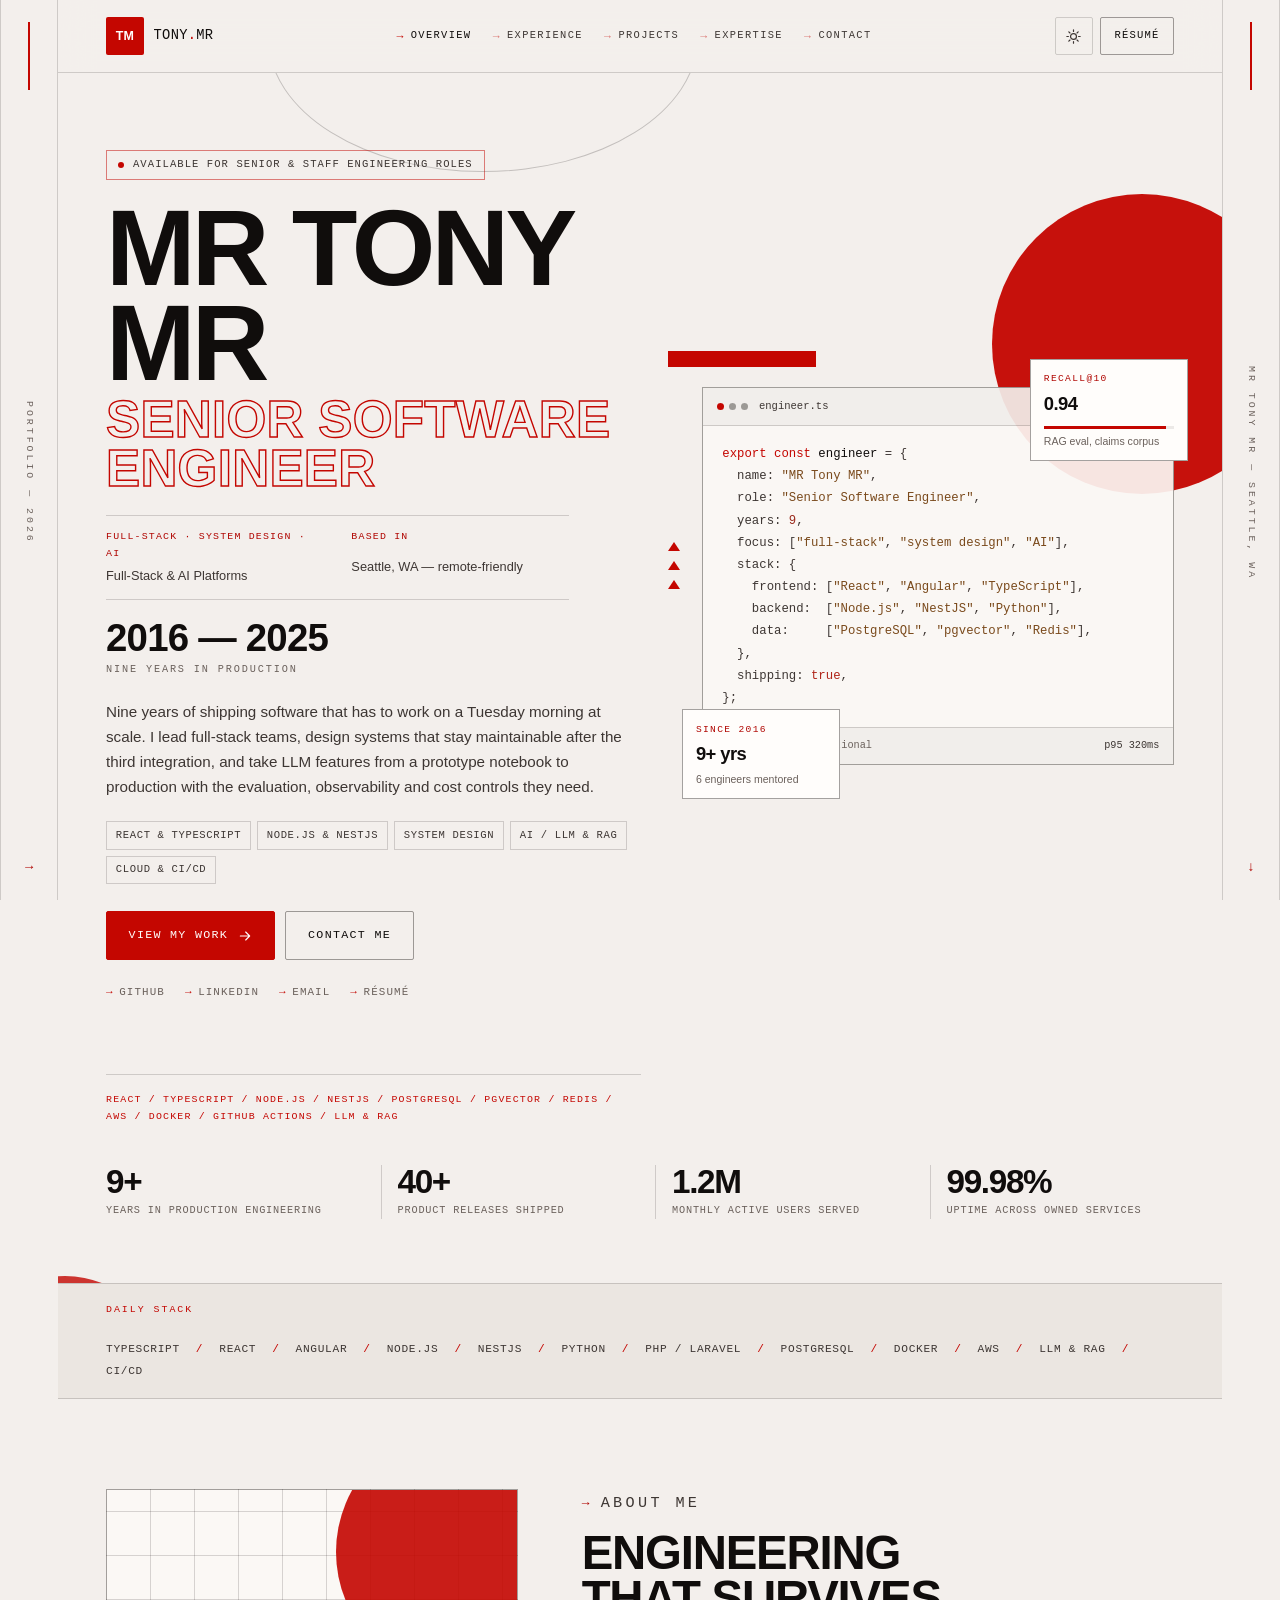
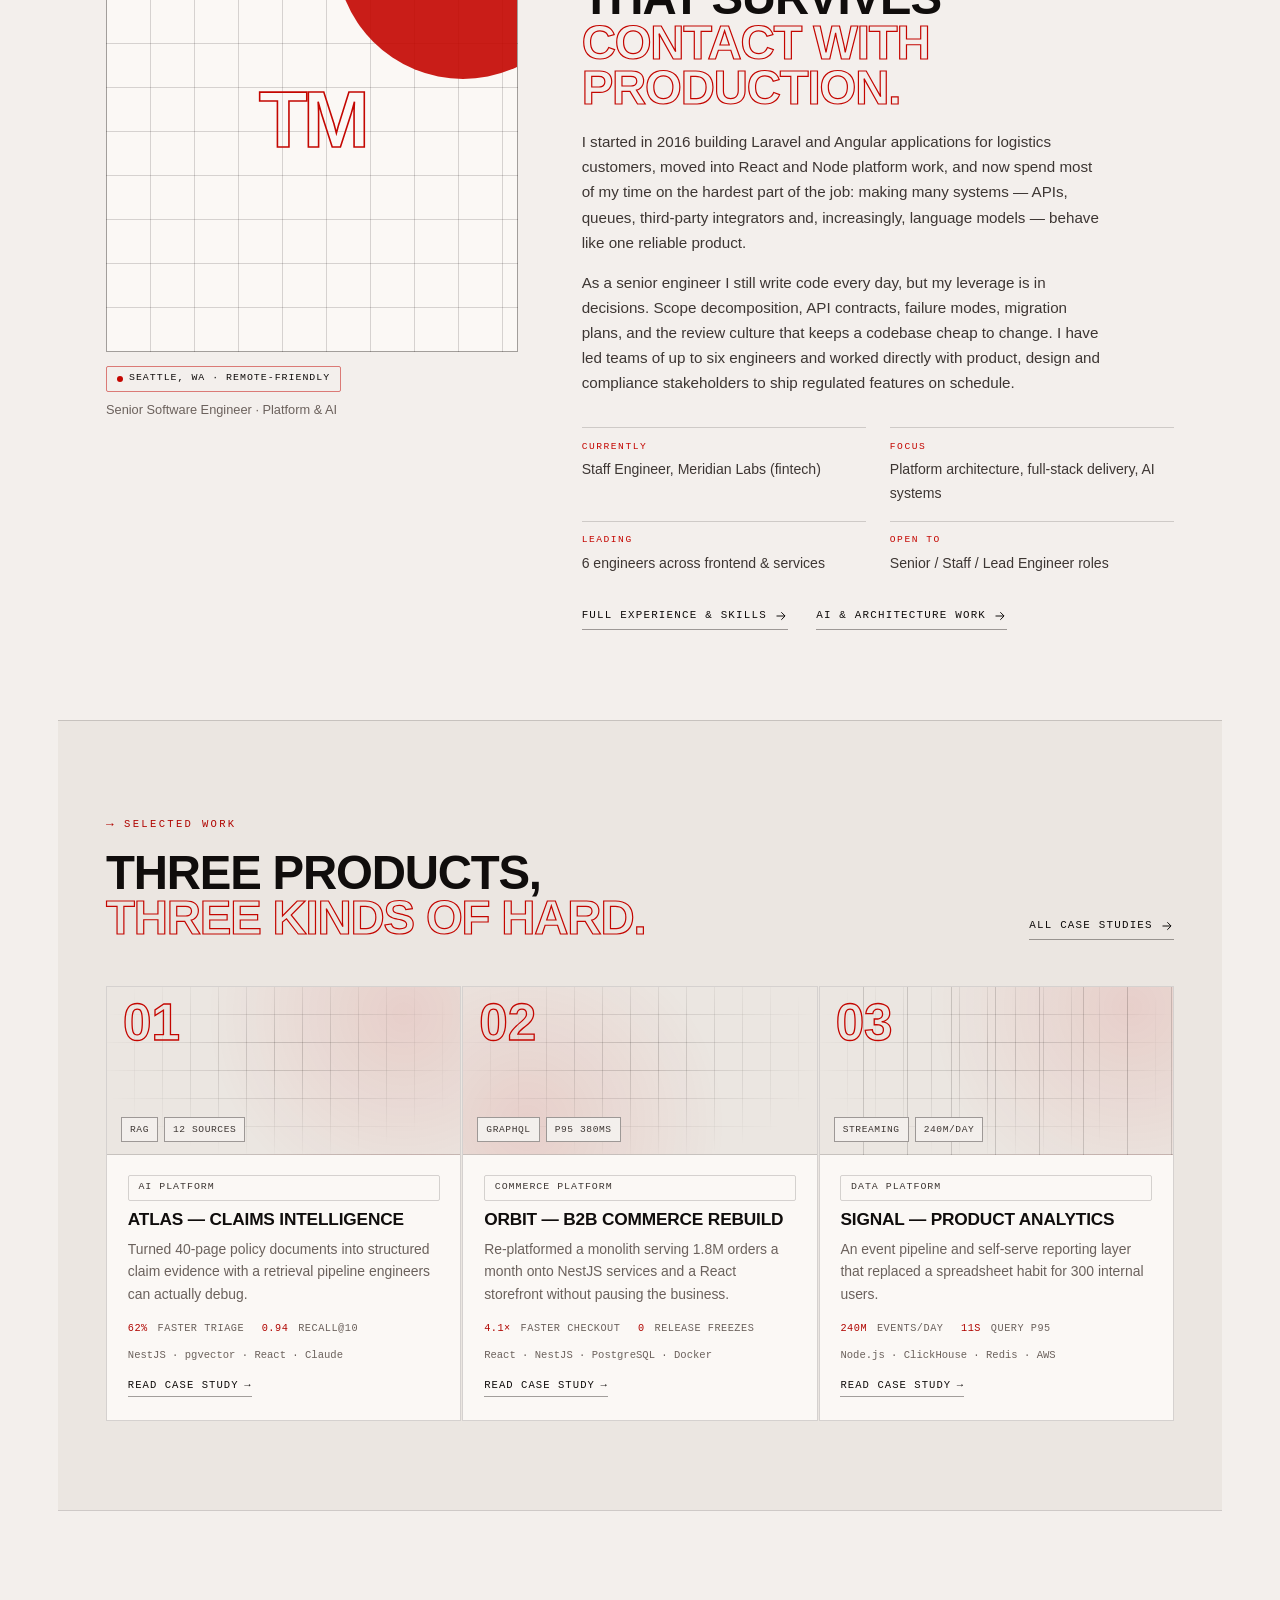
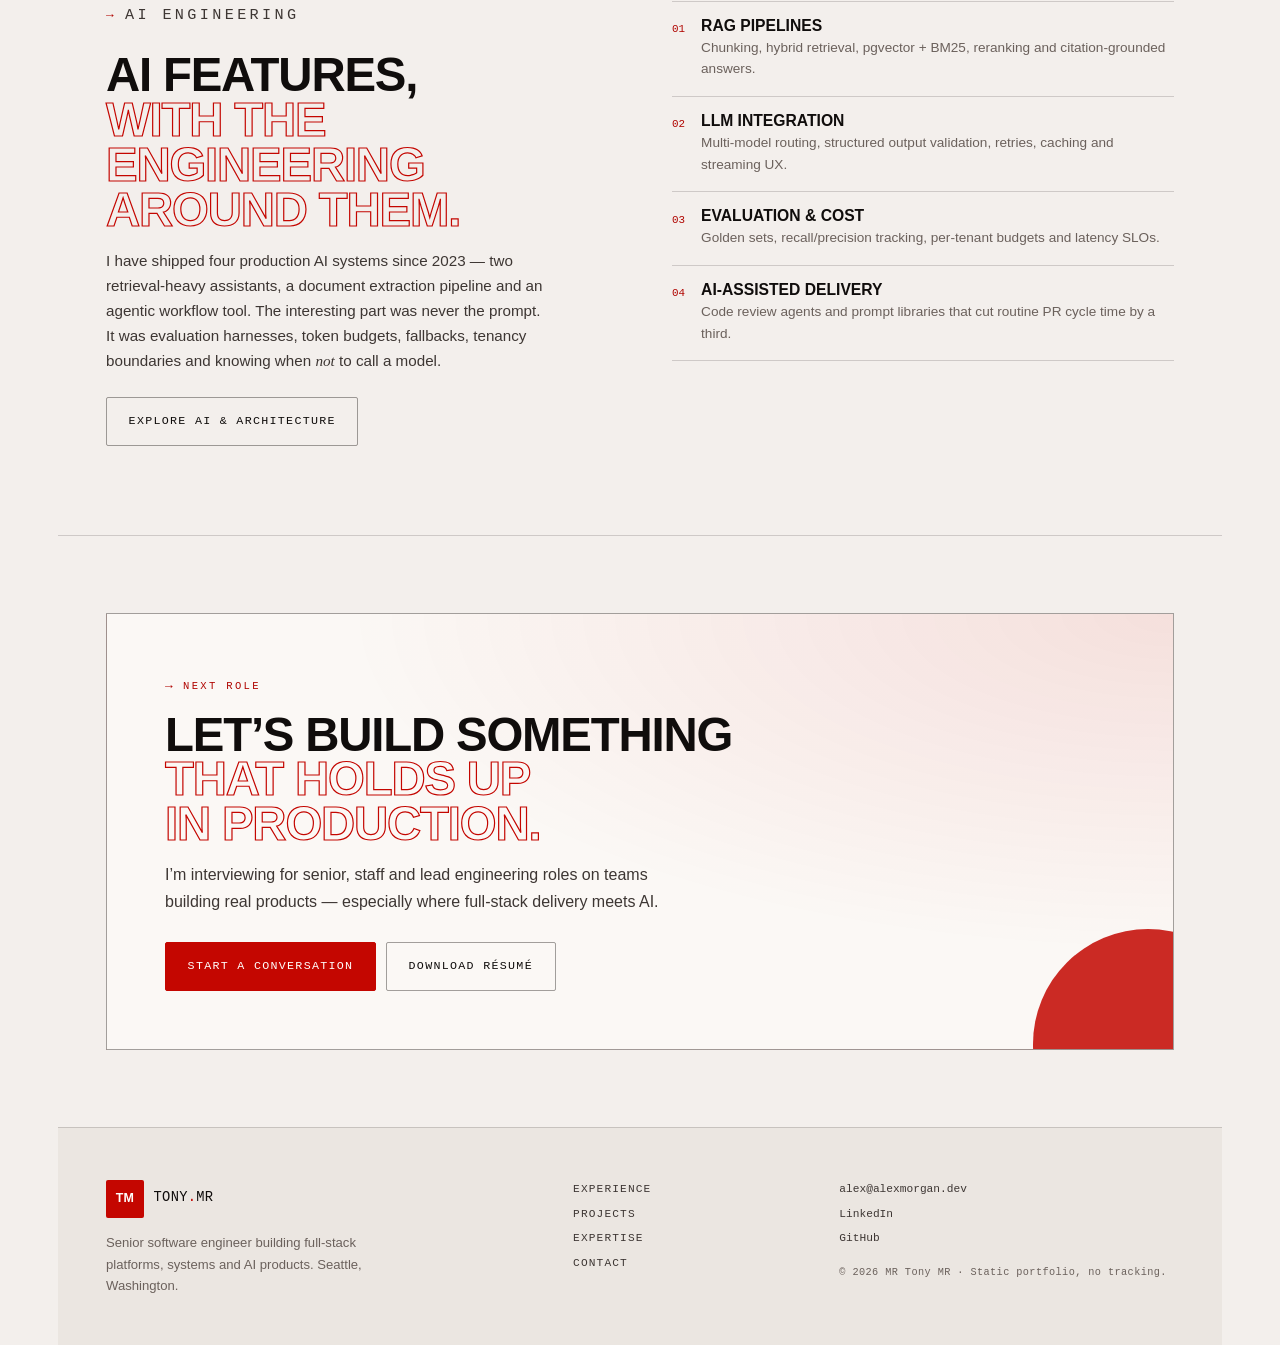
<file: index.html>
<!doctype html>
<html lang="en" data-theme="dark">
<head>
  <meta charset="utf-8" />
  <meta name="viewport" content="width=device-width, initial-scale=1" />
  <title>MR Tony MR — Senior Software Engineer</title>
  <meta name="description" content="MR Tony MR is a senior software engineer with 9+ years of experience building full-stack platforms, distributed systems and AI-powered products for fintech, commerce and insurance teams." />
  <meta name="color-scheme" content="dark light" />
  <meta name="theme-color" content="#070707" />
  <meta property="og:type" content="website" />
  <meta property="og:title" content="MR Tony MR — Senior Software Engineer" />
  <meta property="og:description" content="9+ years shipping full-stack platforms, system design and production AI. Portfolio, case studies and architecture work." />
  <meta property="og:url" content="https://alexmorgan.dev/" />
  <meta property="og:image" content="https://alexmorgan.dev/assets/og-image.png" />
  <meta property="og:image:width" content="1200" />
  <meta property="og:image:height" content="630" />
  <meta name="twitter:card" content="summary_large_image" />
  <meta name="twitter:title" content="MR Tony MR — Senior Software Engineer" />
  <meta name="twitter:description" content="9+ years shipping full-stack platforms, system design and production AI. Portfolio, case studies and architecture work." />
  <link rel="canonical" href="https://alexmorgan.dev/" />
  <link rel="icon" href="assets/favicon.svg" type="image/svg+xml" />
  <link rel="stylesheet" href="styles.css" />
  <script>
    /* Apply the saved (or system) theme before first paint to avoid a flash. */
    (function () {
      try {
        document.documentElement.classList.add('js');
        var saved = localStorage.getItem('am-theme');
        var light = window.matchMedia('(prefers-color-scheme: light)').matches;
        document.documentElement.dataset.theme = saved || (light ? 'light' : 'dark');
      } catch (e) { /* private mode: keep the dark default */ }
    })();
  </script>
  <script src="js/data.js" defer></script>
  <script type="application/ld+json">
  {
    "@context": "https://schema.org",
    "@graph": [
      {
        "@type": "Person",
        "@id": "https://alexmorgan.dev/#person",
        "name": "MR Tony MR",
        "jobTitle": "Senior Software Engineer",
        "url": "https://alexmorgan.dev/",
        "email": "mailto:alex@alexmorgan.dev",
        "workLocation": { "@type": "Place", "address": { "@type": "PostalAddress", "addressLocality": "Seattle", "addressRegion": "WA", "addressCountry": "US" } },
        "sameAs": [
          "https://github.com/alexmorgan-dev",
          "https://www.linkedin.com/in/alexmorgan-dev"
        ],
        "knowsAbout": [
          "Software Engineering", "Full-Stack Development", "System Design",
          "AI Applications", "Cloud Technologies", "React", "Angular",
          "Node.js", "NestJS", "TypeScript", "JavaScript", "Python",
          "PHP", "Laravel", "PostgreSQL", "REST APIs", "Docker",
          "CI/CD", "LLM Integration", "RAG", "Vector Databases"
        ]
      },
      {
        "@type": "WebSite",
        "@id": "https://alexmorgan.dev/#website",
        "url": "https://alexmorgan.dev/",
        "name": "MR Tony MR — Senior Software Engineer",
        "publisher": { "@id": "https://alexmorgan.dev/#person" }
      }
    ]
  }
  </script>
</head>
<body>
  <a class="skip-link" href="#main">Skip to content</a>

  <aside class="rail rail-left" aria-hidden="true">
    <span class="rail-bar"></span>
    <span class="rail-text">Portfolio — 2026</span>
    <span class="rail-mark">→</span>
  </aside>
  <aside class="rail rail-right" aria-hidden="true">
    <span class="rail-bar"></span>
    <span class="rail-text">MR Tony MR — Seattle, WA</span>
    <span class="rail-mark">↓</span>
  </aside>

  <header class="site-header" data-header>
    <div class="container header-inner">
      <a class="brand" href="index.html" aria-label="MR Tony MR — overview">
        <span class="brand-mark" aria-hidden="true" data-bind="identity.initials">TM</span>
        <span class="brand-text"><span data-bind="identity.brand.first">tony</span><span class="brand-dot">.</span><span data-bind="identity.brand.last">mr</span></span>
      </a>

      <nav class="nav" aria-label="Primary">
        <a href="index.html" aria-current="page"><span class="nav-arrow" aria-hidden="true">→</span>Overview</a>
        <a href="experience.html"><span class="nav-arrow" aria-hidden="true">→</span>Experience</a>
        <a href="projects.html"><span class="nav-arrow" aria-hidden="true">→</span>Projects</a>
        <a href="expertise.html"><span class="nav-arrow" aria-hidden="true">→</span>Expertise</a>
        <a href="contact.html"><span class="nav-arrow" aria-hidden="true">→</span>Contact</a>
      </nav>

      <div class="header-actions">
        <button class="icon-btn theme-toggle" type="button" data-theme-toggle aria-label="Switch to light theme" title="Switch theme">
          <svg class="icon-sun" viewBox="0 0 24 24" aria-hidden="true" focusable="false"><circle cx="12" cy="12" r="4.2"/><path d="M12 2.6v2.2M12 19.2v2.2M2.6 12h2.2M19.2 12h2.2M5.4 5.4l1.6 1.6M17 17l1.6 1.6M18.6 5.4L17 7M7 17l-1.6 1.6"/></svg>
          <svg class="icon-moon" viewBox="0 0 24 24" aria-hidden="true" focusable="false"><path d="M20.4 14.6A8.6 8.6 0 0 1 9.4 3.6a8.6 8.6 0 1 0 11 11Z"/></svg>
        </button>
        <a class="btn btn-sm btn-ghost header-resume" href="resume.html">Résumé</a>
        <button class="icon-btn nav-toggle" type="button" aria-expanded="false" aria-controls="mobileNav" aria-label="Open menu" data-nav-toggle>
          <span class="burger" aria-hidden="true"><span></span><span></span></span>
        </button>
      </div>
    </div>

    <div class="mobile-nav" id="mobileNav" hidden>
      <nav class="container mobile-nav-inner" aria-label="Mobile">
        <a href="index.html" aria-current="page">Overview</a>
        <a href="experience.html">Experience</a>
        <a href="projects.html">Projects</a>
        <a href="expertise.html">Expertise</a>
        <a href="contact.html">Contact</a>
        <a class="btn btn-primary btn-block" href="resume.html">Download résumé</a>
      </nav>
    </div>
  </header>

  <main id="main">
    <!-- ============================ HERO ============================ -->
    <section class="hero" aria-labelledby="hero-title">
      <span class="deco deco-red deco-hero-top" aria-hidden="true"></span>
      <span class="deco deco-red deco-hero-left" aria-hidden="true"></span>
      <span class="deco deco-ring deco-hero-ring" aria-hidden="true"></span>

      <div class="container hero-grid">
        <div class="hero-copy">
          <p class="eyebrow"><span class="pulse" aria-hidden="true"></span> <span data-bind="identity.availability">Available for senior &amp; staff engineering roles</span></p>

          <h1 id="hero-title" class="display-solid" data-bind="identity.name">MR Tony MR</h1>
          <p class="display-outline" data-bind="identity.role">Senior Software Engineer</p>

          <div class="hero-meta">
            <div>
              <span class="um">Full-stack · System design · AI</span>
              <span>Full-Stack &amp; AI Platforms</span>
            </div>
            <div>
              <span class="um">Based in</span>
              <span>Seattle, WA — remote-friendly</span>
            </div>
          </div>

          <p class="stamp">2016 — 2025</p>
          <p class="stamp-label">Nine years in production</p>

          <p class="lead">
            Nine years of shipping software that has to work on a Tuesday morning at
            scale. I lead full-stack teams, design systems that stay maintainable after
            the third integration, and take LLM features from a prototype notebook to
            production with the evaluation, observability and cost controls they need.
          </p>

          <ul class="strengths" aria-label="Key technical strengths" data-bind-list="technologies.heroStrengths">
            <li>React &amp; TypeScript</li>
            <li>Node.js &amp; NestJS</li>
            <li>System design</li>
            <li>AI / LLM &amp; RAG</li>
            <li>Cloud &amp; CI/CD</li>
          </ul>

          <div class="hero-actions">
            <a class="btn btn-primary" href="projects.html">
              View my work
              <svg viewBox="0 0 24 24" aria-hidden="true" focusable="false"><path d="M5 12h13M13 6l6 6-6 6"/></svg>
            </a>
            <a class="btn btn-ghost" href="contact.html">Contact me</a>
          </div>

          <div class="hero-socials">
            <a class="social-link" href="https://github.com/alexmorgan-dev" data-bind-href="social.github.url" rel="noopener">GitHub</a>
            <a class="social-link" href="https://www.linkedin.com/in/alexmorgan-dev" data-bind-href="social.linkedin.url" rel="noopener">LinkedIn</a>
            <a class="social-link" href="mailto:alex@alexmorgan.dev" data-bind-href="identity.mailto">Email</a>
            <a class="social-link" href="resume.html">Résumé</a>
          </div>
        </div>

        <div class="hero-visual" aria-hidden="true">
          <span class="deco-bar"></span>
          <span class="marker-col"><i></i><i></i><i></i></span>

          <div class="code-card reveal" data-reveal>
            <div class="code-head">
              <span class="dots"><i></i><i></i><i></i></span>
              <span class="code-file">engineer.ts</span>
              <span class="code-badge">TS 5.4</span>
            </div>
            <pre class="code-body"><code><span class="c-key">export const</span> <span class="c-name">engineer</span> = {
  name: <span class="c-str">"<span data-bind="identity.name">MR Tony MR</span>"</span>,
  role: <span class="c-str">"Senior Software Engineer"</span>,
  years: <span class="c-num">9</span>,
  focus: [<span class="c-str">"full-stack"</span>, <span class="c-str">"system design"</span>, <span class="c-str">"AI"</span>],
  stack: {
    frontend: [<span class="c-str">"React"</span>, <span class="c-str">"Angular"</span>, <span class="c-str">"TypeScript"</span>],
    backend:  [<span class="c-str">"Node.js"</span>, <span class="c-str">"NestJS"</span>, <span class="c-str">"Python"</span>],
    data:     [<span class="c-str">"PostgreSQL"</span>, <span class="c-str">"pgvector"</span>, <span class="c-str">"Redis"</span>],
  },
  shipping: <span class="c-bool">true</span>,
};</code></pre>
            <div class="code-foot">
              <span class="status-dot"></span>
              <span>All systems operational</span>
              <span class="code-foot-meta">p95 320ms</span>
            </div>
          </div>

          <div class="float-card float-card-a">
            <span class="float-label">Recall@10</span>
            <strong>0.94</strong>
            <span class="float-bar"><span></span></span>
            <span class="float-note">RAG eval, claims corpus</span>
          </div>

          <div class="float-card float-card-b">
            <span class="float-label">Since 2016</span>
            <strong>9+ yrs</strong>
            <span class="float-note">6 engineers mentored</span>
          </div>
        </div>
      </div>

      <div class="container">
        <p class="credits">
          React / TypeScript / Node.js / NestJS / PostgreSQL / pgvector / Redis / AWS /
          Docker / GitHub Actions / LLM &amp; RAG
        </p>

        <div class="hero-stats">
          <div class="stat"><span class="stat-value">9+</span><span class="stat-label">Years in production engineering</span></div>
          <div class="stat"><span class="stat-value">40+</span><span class="stat-label">Product releases shipped</span></div>
          <div class="stat"><span class="stat-value">1.2M</span><span class="stat-label">Monthly active users served</span></div>
          <div class="stat"><span class="stat-value">99.98%</span><span class="stat-label">Uptime across owned services</span></div>
        </div>
      </div>
    </section>

    <!-- ============================ TECH BAND ============================ -->
    <section class="tech-band" aria-label="Core technologies">
      <div class="container tech-band-inner">
        <p class="tech-band-label">Daily stack</p>
        <ul class="tech-band-list" data-bind-list="technologies.techBand">
          <li>TypeScript</li><li>React</li><li>Angular</li><li>Node.js</li><li>NestJS</li>
          <li>Python</li><li>PHP / Laravel</li><li>PostgreSQL</li><li>Docker</li><li>AWS</li>
          <li>LLM &amp; RAG</li><li>CI/CD</li>
        </ul>
      </div>
    </section>

    <!-- ============================ ABOUT ============================ -->
    <section class="section" id="about" aria-labelledby="about-title">
      <div class="container about-grid">
        <div class="about-portrait reveal" data-reveal>
          <div class="portrait-tile">
            <span class="deco deco-red deco-portrait" aria-hidden="true"></span>
            <span class="portrait-mono" data-bind="identity.initials">TM</span>
            <span class="portrait-scan" aria-hidden="true"></span>
          </div>
          <div class="portrait-meta">
            <span class="badge badge-live"><span class="pulse"></span> Seattle, WA · Remote-friendly</span>
            <span class="portrait-role">Senior Software Engineer · Platform &amp; AI</span>
          </div>
        </div>

        <div class="about-copy">
          <p class="kicker"><span class="kicker-arrow" aria-hidden="true">→</span> About me</p>
          <h2 id="about-title" class="h2 reveal" data-reveal>Engineering that survives <span class="outline">contact with production.</span></h2>
          <div class="reveal" data-reveal>
            <p>
              I started in 2016 building Laravel and Angular applications for logistics
              customers, moved into React and Node platform work, and now spend most of my
              time on the hardest part of the job: making many systems — APIs, queues,
              third-party integrators and, increasingly, language models — behave like one
              reliable product.
            </p>
            <p>
              As a senior engineer I still write code every day, but my leverage is in
              decisions. Scope decomposition, API contracts, failure modes, migration
              plans, and the review culture that keeps a codebase cheap to change. I have
              led teams of up to six engineers and worked directly with product, design and
              compliance stakeholders to ship regulated features on schedule.
            </p>
          </div>

          <dl class="facts reveal" data-reveal>
            <div><dt>Currently</dt><dd>Staff Engineer, Meridian Labs (fintech)</dd></div>
            <div><dt>Focus</dt><dd>Platform architecture, full-stack delivery, AI systems</dd></div>
            <div><dt>Leading</dt><dd>6 engineers across frontend &amp; services</dd></div>
            <div><dt>Open to</dt><dd>Senior / Staff / Lead Engineer roles</dd></div>
          </dl>

          <div class="about-links reveal" data-reveal>
            <a class="text-link" href="experience.html">Full experience &amp; skills
              <svg viewBox="0 0 24 24" aria-hidden="true" focusable="false"><path d="M5 12h13M13 6l6 6-6 6"/></svg>
            </a>
            <a class="text-link" href="expertise.html">AI &amp; architecture work
              <svg viewBox="0 0 24 24" aria-hidden="true" focusable="false"><path d="M5 12h13M13 6l6 6-6 6"/></svg>
            </a>
          </div>
        </div>
      </div>
    </section>

    <!-- ============================ SELECTED WORK ============================ -->
    <section class="section section-alt" id="work" aria-labelledby="work-title">
      <div class="container">
        <div class="section-head">
          <div>
            <p class="kicker"><span class="kicker-arrow" aria-hidden="true">→</span> Selected work</p>
            <h2 id="work-title" class="h2">Three products, <span class="outline">three kinds of hard.</span></h2>
          </div>
          <a class="text-link" href="projects.html">All case studies
            <svg viewBox="0 0 24 24" aria-hidden="true" focusable="false"><path d="M5 12h13M13 6l6 6-6 6"/></svg>
          </a>
        </div>

        <div class="work-grid">
          <article class="work-card reveal" data-reveal>
            <div class="work-thumb thumb-atlas" aria-hidden="true">
              <span class="thumb-grid"></span>
              <span class="thumb-index">01</span>
              <span class="thumb-chips"><span class="thumb-chip">RAG</span><span class="thumb-chip">12 sources</span></span>
            </div>
            <div class="work-body">
              <span class="badge">AI platform</span>
              <h3><a href="projects.html#atlas">Atlas — Claims intelligence</a></h3>
              <p>Turned 40-page policy documents into structured claim evidence with a retrieval pipeline engineers can actually debug.</p>
              <ul class="work-metrics">
                <li><strong>62%</strong> faster triage</li>
                <li><strong>0.94</strong> recall@10</li>
              </ul>
              <span class="work-stack">NestJS · pgvector · React · Claude</span>
              <a class="card-cta" href="projects.html#atlas">Read case study <span aria-hidden="true">→</span></a>
            </div>
          </article>

          <article class="work-card reveal" data-reveal>
            <div class="work-thumb thumb-orbit" aria-hidden="true">
              <span class="thumb-grid"></span>
              <span class="thumb-index">02</span>
              <span class="thumb-chips"><span class="thumb-chip">GraphQL</span><span class="thumb-chip">p95 380ms</span></span>
            </div>
            <div class="work-body">
              <span class="badge">Commerce platform</span>
              <h3><a href="projects.html#orbit">Orbit — B2B commerce rebuild</a></h3>
              <p>Re-platformed a monolith serving 1.8M orders a month onto NestJS services and a React storefront without pausing the business.</p>
              <ul class="work-metrics">
                <li><strong>4.1×</strong> faster checkout</li>
                <li><strong>0</strong> release freezes</li>
              </ul>
              <span class="work-stack">React · NestJS · PostgreSQL · Docker</span>
              <a class="card-cta" href="projects.html#orbit">Read case study <span aria-hidden="true">→</span></a>
            </div>
          </article>

          <article class="work-card reveal" data-reveal>
            <div class="work-thumb thumb-signal" aria-hidden="true">
              <span class="thumb-grid"></span>
              <span class="thumb-index">03</span>
              <span class="thumb-chips"><span class="thumb-chip">Streaming</span><span class="thumb-chip">240M/day</span></span>
            </div>
            <div class="work-body">
              <span class="badge">Data platform</span>
              <h3><a href="projects.html#signal">Signal — Product analytics</a></h3>
              <p>An event pipeline and self-serve reporting layer that replaced a spreadsheet habit for 300 internal users.</p>
              <ul class="work-metrics">
                <li><strong>240M</strong> events/day</li>
                <li><strong>11s</strong> query p95</li>
              </ul>
              <span class="work-stack">Node.js · ClickHouse · Redis · AWS</span>
              <a class="card-cta" href="projects.html#signal">Read case study <span aria-hidden="true">→</span></a>
            </div>
          </article>
        </div>
      </div>
    </section>

    <!-- ============================ AI BAND ============================ -->
    <section class="section" id="ai" aria-labelledby="ai-title">
      <div class="container ai-band">
        <div class="ai-copy reveal" data-reveal>
          <p class="kicker"><span class="kicker-arrow" aria-hidden="true">→</span> AI engineering</p>
          <h2 id="ai-title" class="h2">AI features, <span class="outline">with the engineering around them.</span></h2>
          <p>
            I have shipped four production AI systems since 2023 — two retrieval-heavy
            assistants, a document extraction pipeline and an agentic workflow tool. The
            interesting part was never the prompt. It was evaluation harnesses, token
            budgets, fallbacks, tenancy boundaries and knowing when <em>not</em> to call a
            model.
          </p>
          <a class="btn btn-ghost" href="expertise.html">Explore AI &amp; architecture</a>
        </div>

        <ol class="ai-list reveal" data-reveal>
          <li><span class="ai-num">01</span><div><h3>RAG pipelines</h3><p>Chunking, hybrid retrieval, pgvector + BM25, reranking and citation-grounded answers.</p></div></li>
          <li><span class="ai-num">02</span><div><h3>LLM integration</h3><p>Multi-model routing, structured output validation, retries, caching and streaming UX.</p></div></li>
          <li><span class="ai-num">03</span><div><h3>Evaluation &amp; cost</h3><p>Golden sets, recall/precision tracking, per-tenant budgets and latency SLOs.</p></div></li>
          <li><span class="ai-num">04</span><div><h3>AI-assisted delivery</h3><p>Code review agents and prompt libraries that cut routine PR cycle time by a third.</p></div></li>
        </ol>
      </div>
    </section>

    <!-- ============================ CTA ============================ -->
    <section class="section cta-section" aria-labelledby="cta-title">
      <div class="container">
        <div class="cta-card reveal" data-reveal>
          <span class="deco deco-red deco-cta" aria-hidden="true"></span>
          <p class="kicker"><span class="kicker-arrow" aria-hidden="true">→</span> Next role</p>
          <h2 id="cta-title" class="h2">Let’s build something <span class="outline">that holds up in production.</span></h2>
          <p class="cta-sub">I’m interviewing for senior, staff and lead engineering roles on teams building real products — especially where full-stack delivery meets AI.</p>
          <div class="hero-actions">
            <a class="btn btn-primary" href="contact.html">Start a conversation</a>
            <a class="btn btn-ghost" href="resume.html">Download résumé</a>
          </div>
        </div>
      </div>
    </section>
  </main>

  <footer class="site-footer">
    <div class="container footer-grid">
      <div class="footer-brand">
        <a class="brand" href="index.html" aria-label="MR Tony MR — overview">
          <span class="brand-mark" aria-hidden="true" data-bind="identity.initials">TM</span>
          <span class="brand-text"><span data-bind="identity.brand.first">tony</span><span class="brand-dot">.</span><span data-bind="identity.brand.last">mr</span></span>
        </a>
        <p>Senior software engineer building full-stack platforms, systems and AI products. Seattle, Washington.</p>
      </div>
      <nav class="footer-nav" aria-label="Footer">
        <a href="experience.html">Experience</a>
        <a href="projects.html">Projects</a>
        <a href="expertise.html">Expertise</a>
        <a href="contact.html">Contact</a>
      </nav>
      <div class="footer-meta">
        <a href="mailto:alex@alexmorgan.dev" data-bind-href="identity.mailto" data-bind="identity.email">alex@alexmorgan.dev</a>
        <a href="https://www.linkedin.com/in/alexmorgan-dev" data-bind-href="social.linkedin.url" rel="noopener">LinkedIn</a>
        <a href="https://github.com/alexmorgan-dev" data-bind-href="social.github.url" rel="noopener">GitHub</a>
        <p class="footer-note">&copy; <span data-year>2025</span> <span data-bind="identity.name">MR Tony MR</span> · Static portfolio, no tracking.</p>
      </div>
    </div>
  </footer>

  <div class="toast" role="status" aria-live="polite" data-toast hidden></div>
  <script src="app.js" defer></script>
</body>
</html>
</file>
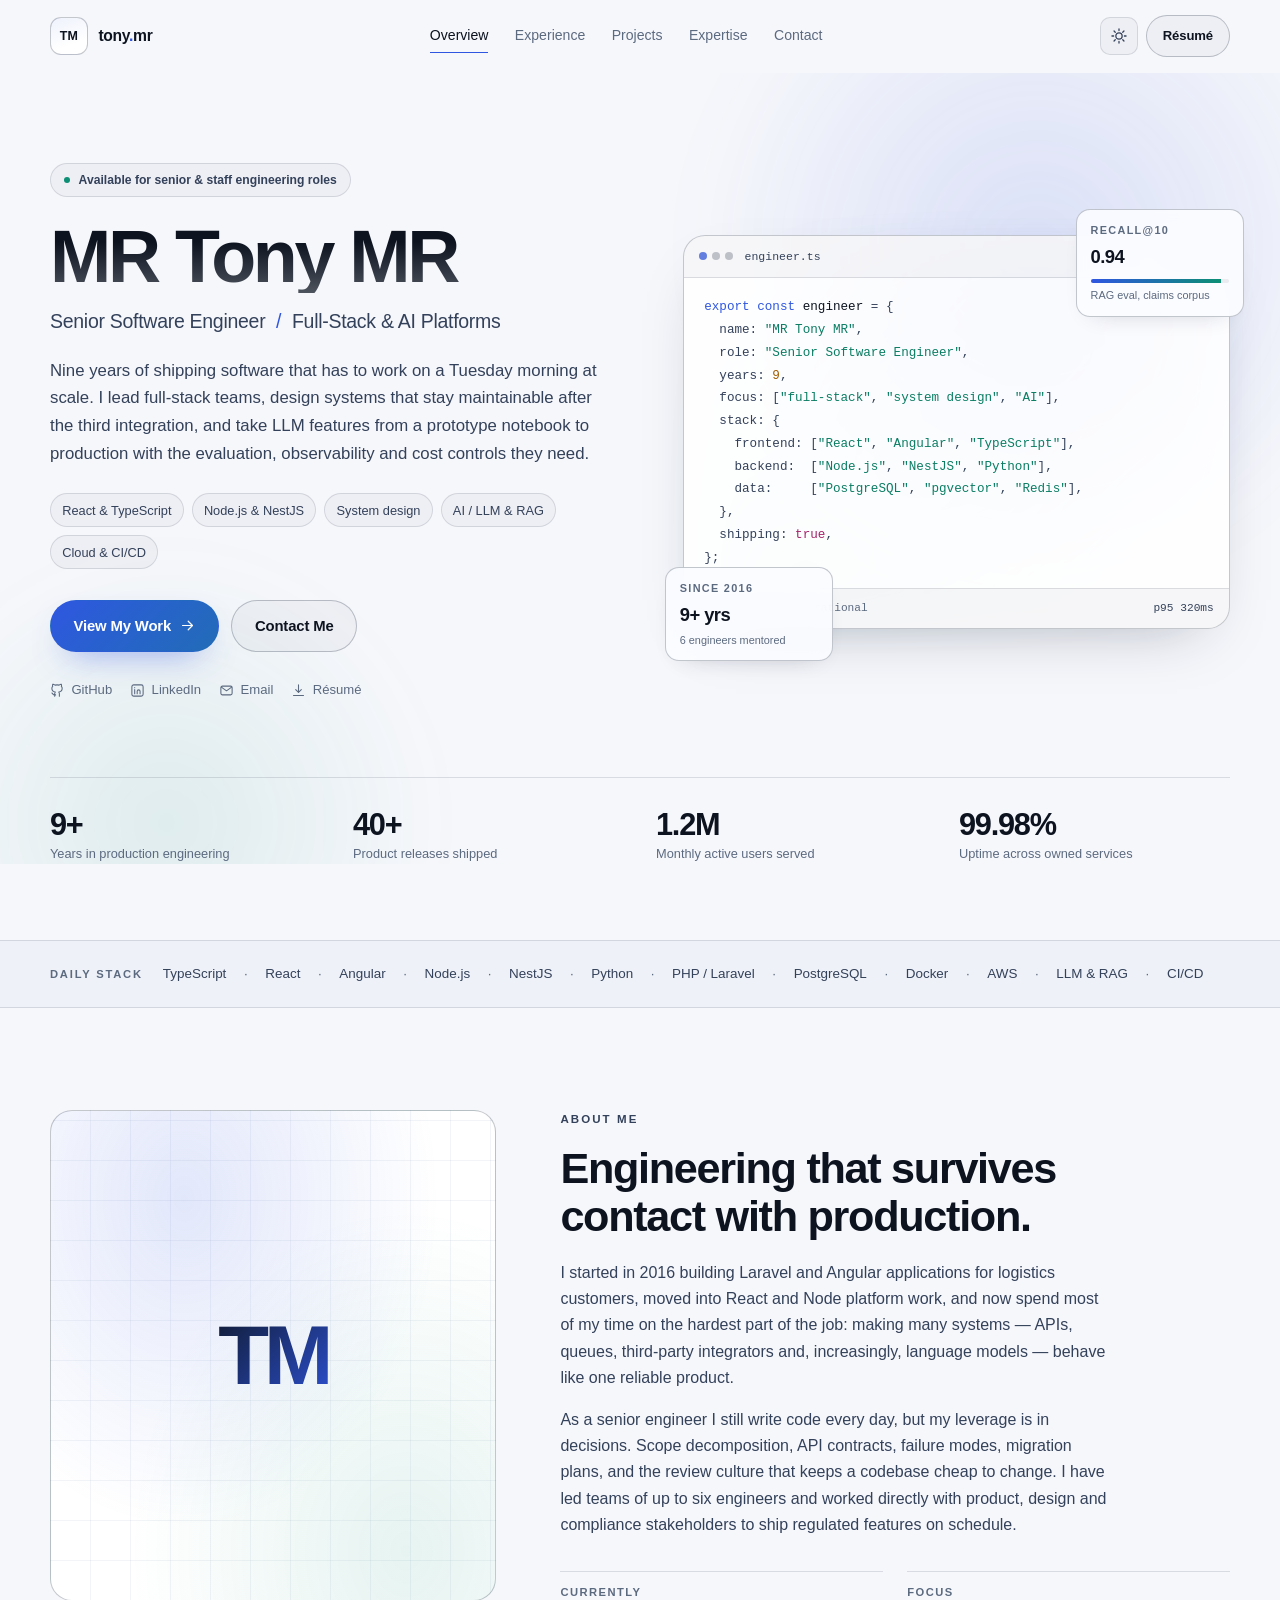
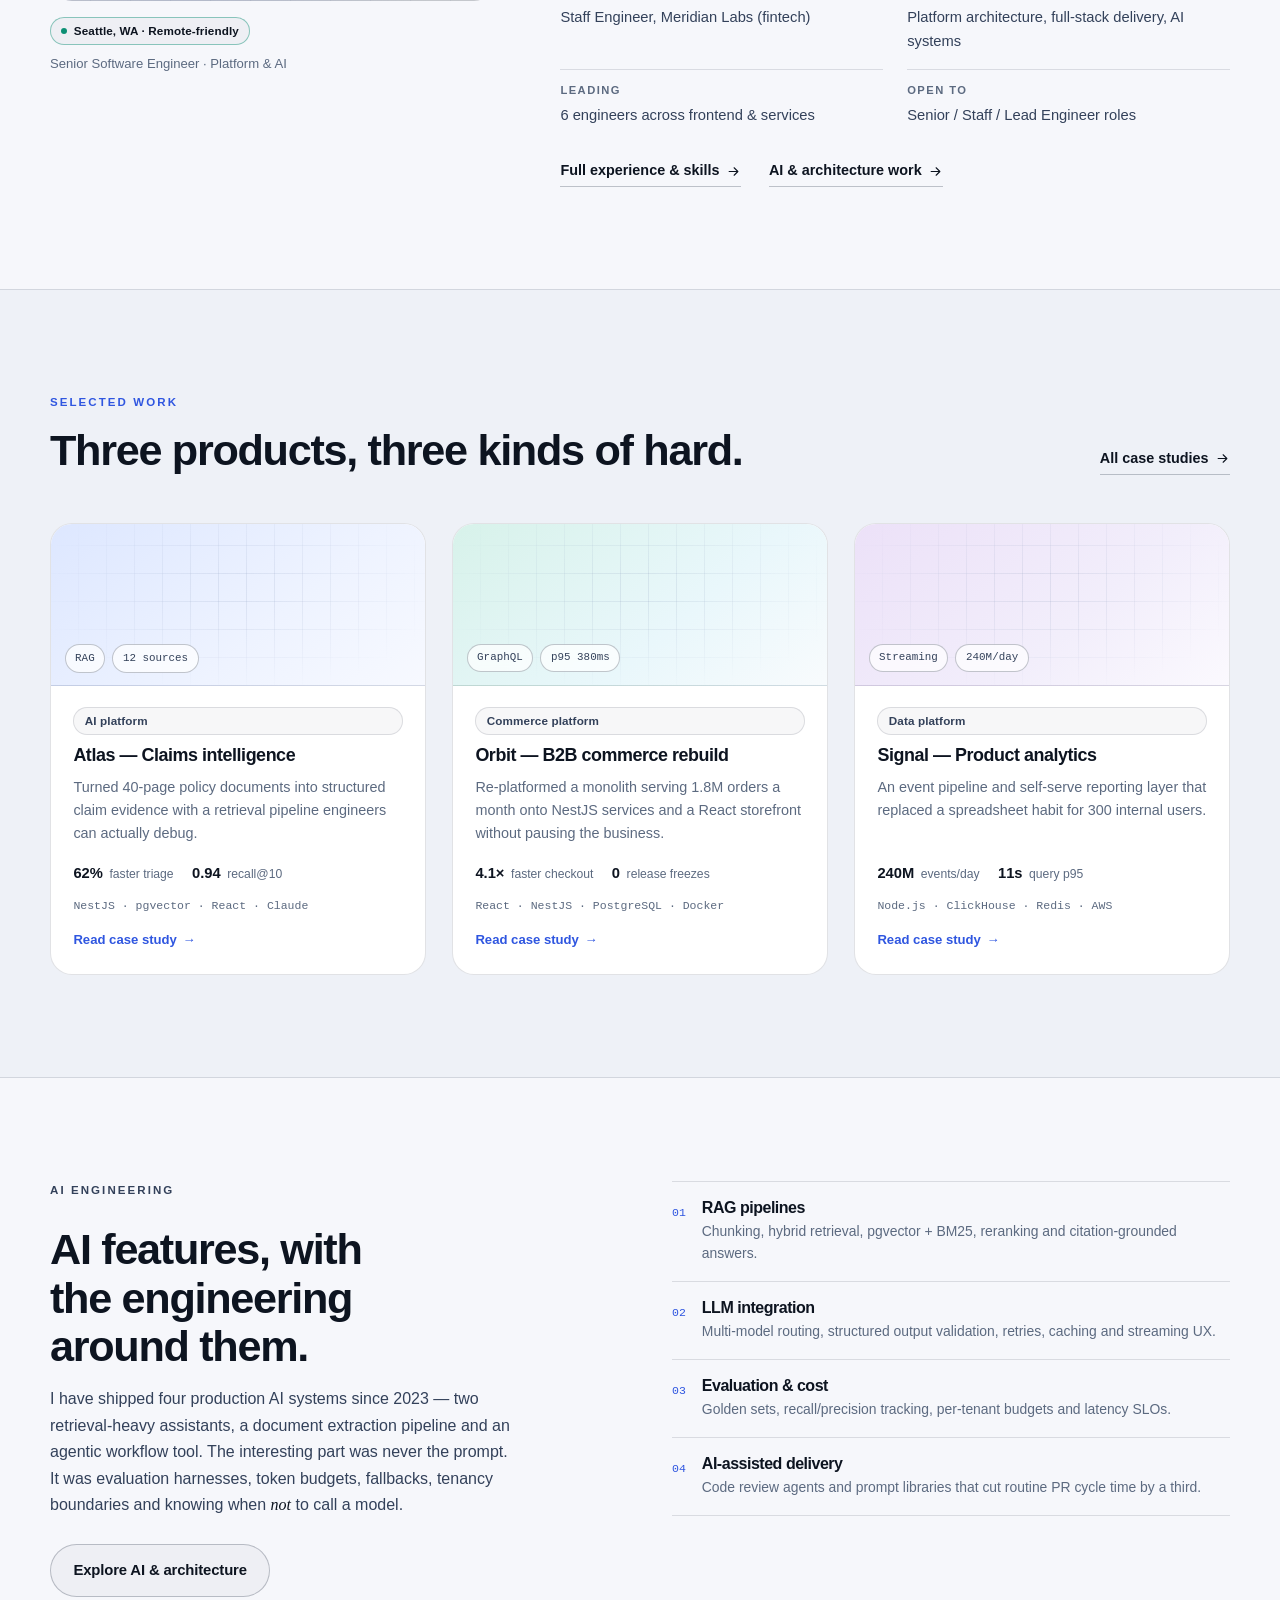
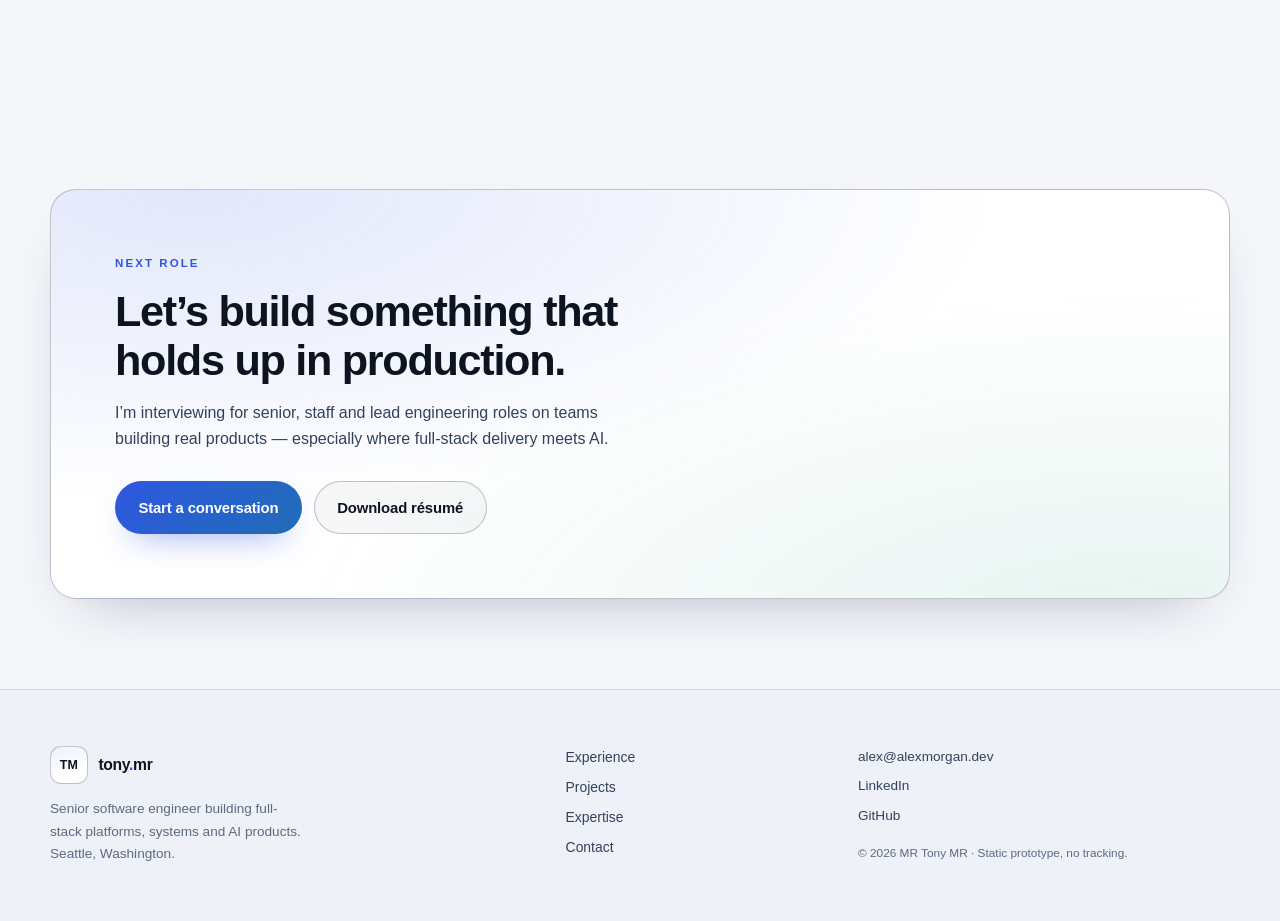
<file: prototype/index.html>
<!doctype html>
<html lang="en" data-theme="dark">
<head>
  <meta charset="utf-8" />
  <meta name="viewport" content="width=device-width, initial-scale=1" />
  <title>MR Tony MR — Senior Software Engineer</title>
  <meta name="description" content="MR Tony MR is a senior software engineer with 9+ years of experience building full-stack platforms, distributed systems and AI-powered products for fintech, commerce and insurance teams." />
  <meta name="color-scheme" content="dark light" />
  <meta name="theme-color" content="#070a0f" />
  <meta property="og:type" content="website" />
  <meta property="og:title" content="MR Tony MR — Senior Software Engineer" />
  <meta property="og:description" content="9+ years shipping full-stack platforms, system design and production AI. Portfolio, case studies and architecture work." />
  <link rel="stylesheet" href="styles.css" />
  <script>
    /* Apply the saved (or system) theme before first paint to avoid a flash. */
    (function () {
      try {
        document.documentElement.classList.add('js');
        var saved = localStorage.getItem('am-theme');
        var light = window.matchMedia('(prefers-color-scheme: light)').matches;
        document.documentElement.dataset.theme = saved || (light ? 'light' : 'dark');
      } catch (e) { /* private mode: keep the dark default */ }
    })();
  </script>
</head>
<body>
  <a class="skip-link" href="#main">Skip to content</a>

  <header class="site-header" data-header>
    <div class="container header-inner">
      <a class="brand" href="index.html" aria-label="MR Tony MR — overview">
        <span class="brand-mark" aria-hidden="true">TM</span>
        <span class="brand-text">tony<span class="brand-dot">.</span>mr</span>
      </a>

      <nav class="nav" aria-label="Primary">
        <a href="index.html" aria-current="page">Overview</a>
        <a href="experience.html">Experience</a>
        <a href="projects.html">Projects</a>
        <a href="expertise.html">Expertise</a>
        <a href="contact.html">Contact</a>
      </nav>

      <div class="header-actions">
        <button class="icon-btn theme-toggle" type="button" data-theme-toggle aria-label="Switch to light theme" title="Switch theme">
          <svg class="icon-sun" viewBox="0 0 24 24" aria-hidden="true" focusable="false"><circle cx="12" cy="12" r="4.2"/><path d="M12 2.6v2.2M12 19.2v2.2M2.6 12h2.2M19.2 12h2.2M5.4 5.4l1.6 1.6M17 17l1.6 1.6M18.6 5.4L17 7M7 17l-1.6 1.6"/></svg>
          <svg class="icon-moon" viewBox="0 0 24 24" aria-hidden="true" focusable="false"><path d="M20.4 14.6A8.6 8.6 0 0 1 9.4 3.6a8.6 8.6 0 1 0 11 11Z"/></svg>
        </button>
        <a class="btn btn-sm btn-ghost header-resume" href="contact.html#resume">Résumé</a>
        <button class="icon-btn nav-toggle" type="button" aria-expanded="false" aria-controls="mobileNav" aria-label="Open menu" data-nav-toggle>
          <span class="burger" aria-hidden="true"><span></span><span></span></span>
        </button>
      </div>
    </div>

    <div class="mobile-nav" id="mobileNav" hidden>
      <nav class="container mobile-nav-inner" aria-label="Mobile">
        <a href="index.html" aria-current="page">Overview</a>
        <a href="experience.html">Experience</a>
        <a href="projects.html">Projects</a>
        <a href="expertise.html">Expertise</a>
        <a href="contact.html">Contact</a>
        <a class="btn btn-primary btn-block" href="contact.html#resume">Download résumé</a>
      </nav>
    </div>
  </header>

  <main id="main">
    <!-- ============================ HERO ============================ -->
    <section class="hero" aria-labelledby="hero-title">
      <div class="hero-bg" aria-hidden="true"></div>
      <div class="container hero-grid">
        <div class="hero-copy">
          <p class="eyebrow"><span class="pulse" aria-hidden="true"></span> Available for senior &amp; staff engineering roles</p>

          <h1 id="hero-title">MR Tony MR</h1>
          <p class="hero-role">Senior Software Engineer <span class="sep" aria-hidden="true">/</span> Full-Stack &amp; AI Platforms</p>

          <p class="lead">
            Nine years of shipping software that has to work on a Tuesday morning at
            scale. I lead full-stack teams, design systems that stay maintainable after
            the third integration, and take LLM features from a prototype notebook to
            production with the evaluation, observability and cost controls they need.
          </p>

          <ul class="strengths" aria-label="Key technical strengths">
            <li>React &amp; TypeScript</li>
            <li>Node.js &amp; NestJS</li>
            <li>System design</li>
            <li>AI / LLM &amp; RAG</li>
            <li>Cloud &amp; CI/CD</li>
          </ul>

          <div class="hero-actions">
            <a class="btn btn-primary" href="projects.html">
              View My Work
              <svg viewBox="0 0 24 24" aria-hidden="true" focusable="false"><path d="M5 12h13M13 6l6 6-6 6"/></svg>
            </a>
            <a class="btn btn-ghost" href="contact.html">Contact Me</a>
          </div>

          <div class="hero-socials">
            <a class="social-link" href="https://github.com/alexmorgan-dev" rel="noopener">
              <svg viewBox="0 0 24 24" aria-hidden="true" focusable="false"><path d="M9 19c-4.3 1.4-4.3-2.5-6-3m12 5v-3.9a3.4 3.4 0 0 0-1-2.6c3.3-.4 5.5-1.6 5.5-6a4.7 4.7 0 0 0-1.3-3.2 4.3 4.3 0 0 0-.1-3.2s-1.2-.4-3.6 1.3a12.4 12.4 0 0 0-6.4 0C5.6 1.7 4.4 2.1 4.4 2.1a4.3 4.3 0 0 0-.1 3.2A4.7 4.7 0 0 0 3 8.5c0 4.4 2.2 5.6 5.5 6a3.4 3.4 0 0 0-1 2.6V21"/></svg>
              GitHub
            </a>
            <a class="social-link" href="https://www.linkedin.com/in/alexmorgan-dev" rel="noopener">
              <svg viewBox="0 0 24 24" aria-hidden="true" focusable="false"><rect x="3" y="3" width="18" height="18" rx="3"/><path d="M7.5 10.5V17M7.5 7.4v.1M11.5 17v-3.7a2.3 2.3 0 0 1 4.6 0V17"/></svg>
              LinkedIn
            </a>
            <a class="social-link" href="mailto:alex@alexmorgan.dev">
              <svg viewBox="0 0 24 24" aria-hidden="true" focusable="false"><rect x="3" y="5" width="18" height="14" rx="2.5"/><path d="m3.8 6.5 8.2 6 8.2-6"/></svg>
              Email
            </a>
            <a class="social-link" href="contact.html#resume">
              <svg viewBox="0 0 24 24" aria-hidden="true" focusable="false"><path d="M12 3v12m0 0 4.5-4.5M12 15l-4.5-4.5M4 20h16"/></svg>
              Résumé
            </a>
          </div>
        </div>

        <div class="hero-visual" aria-hidden="true">
          <div class="panel-glow"></div>

          <div class="code-card reveal" data-reveal>
            <div class="code-head">
              <span class="dots"><i></i><i></i><i></i></span>
              <span class="code-file">engineer.ts</span>
              <span class="code-badge">TS 5.4</span>
            </div>
            <pre class="code-body"><code><span class="c-key">export const</span> <span class="c-name">engineer</span> = {
  name: <span class="c-str">"MR Tony MR"</span>,
  role: <span class="c-str">"Senior Software Engineer"</span>,
  years: <span class="c-num">9</span>,
  focus: [<span class="c-str">"full-stack"</span>, <span class="c-str">"system design"</span>, <span class="c-str">"AI"</span>],
  stack: {
    frontend: [<span class="c-str">"React"</span>, <span class="c-str">"Angular"</span>, <span class="c-str">"TypeScript"</span>],
    backend:  [<span class="c-str">"Node.js"</span>, <span class="c-str">"NestJS"</span>, <span class="c-str">"Python"</span>],
    data:     [<span class="c-str">"PostgreSQL"</span>, <span class="c-str">"pgvector"</span>, <span class="c-str">"Redis"</span>],
  },
  shipping: <span class="c-bool">true</span>,
};</code></pre>
            <div class="code-foot">
              <span class="status-dot"></span>
              <span>All systems operational</span>
              <span class="code-foot-meta">p95 320ms</span>
            </div>
          </div>

          <div class="float-card float-card-a">
            <span class="float-label">Recall@10</span>
            <strong>0.94</strong>
            <span class="float-bar"><span></span></span>
            <span class="float-note">RAG eval, claims corpus</span>
          </div>

          <div class="float-card float-card-b">
            <span class="float-label">Since 2016</span>
            <strong>9+ yrs</strong>
            <span class="float-note">6 engineers mentored</span>
          </div>
        </div>
      </div>

      <div class="container">
        <div class="hero-stats">
          <div class="stat"><span class="stat-value">9+</span><span class="stat-label">Years in production engineering</span></div>
          <div class="stat"><span class="stat-value">40+</span><span class="stat-label">Product releases shipped</span></div>
          <div class="stat"><span class="stat-value">1.2M</span><span class="stat-label">Monthly active users served</span></div>
          <div class="stat"><span class="stat-value">99.98%</span><span class="stat-label">Uptime across owned services</span></div>
        </div>
      </div>
    </section>

    <!-- ============================ TECH BAND ============================ -->
    <section class="tech-band" aria-label="Core technologies">
      <div class="container tech-band-inner">
        <p class="tech-band-label">Daily stack</p>
        <ul class="tech-band-list">
          <li>TypeScript</li><li>React</li><li>Angular</li><li>Node.js</li><li>NestJS</li>
          <li>Python</li><li>PHP / Laravel</li><li>PostgreSQL</li><li>Docker</li><li>AWS</li>
          <li>LLM &amp; RAG</li><li>CI/CD</li>
        </ul>
      </div>
    </section>

    <!-- ============================ ABOUT ============================ -->
    <section class="section" id="about" aria-labelledby="about-title">
      <div class="container about-grid">
        <div class="about-portrait reveal" data-reveal>
          <div class="portrait-tile">
            <span class="portrait-mono">TM</span>
            <span class="portrait-scan" aria-hidden="true"></span>
          </div>
          <div class="portrait-meta">
            <span class="badge badge-live"><span class="pulse"></span> Seattle, WA · Remote-friendly</span>
            <span class="portrait-role">Senior Software Engineer · Platform &amp; AI</span>
          </div>
        </div>

        <div class="about-copy">
          <p class="kicker">About me</p>
          <h2 id="about-title" class="h2 reveal" data-reveal>Engineering that survives contact with production.</h2>
          <div class="reveal" data-reveal>
            <p>
              I started in 2016 building Laravel and Angular applications for logistics
              customers, moved into React and Node platform work, and now spend most of my
              time on the hardest part of the job: making many systems — APIs, queues,
              third-party integrators and, increasingly, language models — behave like one
              reliable product.
            </p>
            <p>
              As a senior engineer I still write code every day, but my leverage is in
              decisions. Scope decomposition, API contracts, failure modes, migration
              plans, and the review culture that keeps a codebase cheap to change. I have
              led teams of up to six engineers and worked directly with product, design and
              compliance stakeholders to ship regulated features on schedule.
            </p>
          </div>

          <dl class="facts reveal" data-reveal>
            <div><dt>Currently</dt><dd>Staff Engineer, Meridian Labs (fintech)</dd></div>
            <div><dt>Focus</dt><dd>Platform architecture, full-stack delivery, AI systems</dd></div>
            <div><dt>Leading</dt><dd>6 engineers across frontend &amp; services</dd></div>
            <div><dt>Open to</dt><dd>Senior / Staff / Lead Engineer roles</dd></div>
          </dl>

          <div class="about-links reveal" data-reveal>
            <a class="text-link" href="experience.html">Full experience &amp; skills
              <svg viewBox="0 0 24 24" aria-hidden="true" focusable="false"><path d="M5 12h13M13 6l6 6-6 6"/></svg>
            </a>
            <a class="text-link" href="expertise.html">AI &amp; architecture work
              <svg viewBox="0 0 24 24" aria-hidden="true" focusable="false"><path d="M5 12h13M13 6l6 6-6 6"/></svg>
            </a>
          </div>
        </div>
      </div>
    </section>

    <!-- ============================ SELECTED WORK ============================ -->
    <section class="section section-alt" id="work" aria-labelledby="work-title">
      <div class="container">
        <div class="section-head">
          <div>
            <p class="kicker">Selected work</p>
            <h2 id="work-title" class="h2">Three products, three kinds of hard.</h2>
          </div>
          <a class="text-link" href="projects.html">All case studies
            <svg viewBox="0 0 24 24" aria-hidden="true" focusable="false"><path d="M5 12h13M13 6l6 6-6 6"/></svg>
          </a>
        </div>

        <div class="work-grid">
          <article class="work-card reveal" data-reveal>
            <div class="work-thumb thumb-atlas" aria-hidden="true">
              <span class="thumb-grid"></span>
              <span class="thumb-chips"><span class="thumb-chip">RAG</span><span class="thumb-chip">12 sources</span></span>
            </div>
            <div class="work-body">
              <span class="badge">AI platform</span>
              <h3><a href="projects.html#atlas">Atlas — Claims intelligence</a></h3>
              <p>Turned 40-page policy documents into structured claim evidence with a retrieval pipeline engineers can actually debug.</p>
              <ul class="work-metrics">
                <li><strong>62%</strong> faster triage</li>
                <li><strong>0.94</strong> recall@10</li>
              </ul>
              <span class="work-stack">NestJS · pgvector · React · Claude</span>
              <a class="card-cta" href="projects.html#atlas">Read case study <span aria-hidden="true">→</span></a>
            </div>
          </article>

          <article class="work-card reveal" data-reveal>
            <div class="work-thumb thumb-orbit" aria-hidden="true">
              <span class="thumb-grid"></span>
              <span class="thumb-chips"><span class="thumb-chip">GraphQL</span><span class="thumb-chip">p95 380ms</span></span>
            </div>
            <div class="work-body">
              <span class="badge">Commerce platform</span>
              <h3><a href="projects.html#orbit">Orbit — B2B commerce rebuild</a></h3>
              <p>Re-platformed a monolith serving 1.8M orders a month onto NestJS services and a React storefront without pausing the business.</p>
              <ul class="work-metrics">
                <li><strong>4.1×</strong> faster checkout</li>
                <li><strong>0</strong> release freezes</li>
              </ul>
              <span class="work-stack">React · NestJS · PostgreSQL · Docker</span>
              <a class="card-cta" href="projects.html#orbit">Read case study <span aria-hidden="true">→</span></a>
            </div>
          </article>

          <article class="work-card reveal" data-reveal>
            <div class="work-thumb thumb-signal" aria-hidden="true">
              <span class="thumb-grid"></span>
              <span class="thumb-chips"><span class="thumb-chip">Streaming</span><span class="thumb-chip">240M/day</span></span>
            </div>
            <div class="work-body">
              <span class="badge">Data platform</span>
              <h3><a href="projects.html#signal">Signal — Product analytics</a></h3>
              <p>An event pipeline and self-serve reporting layer that replaced a spreadsheet habit for 300 internal users.</p>
              <ul class="work-metrics">
                <li><strong>240M</strong> events/day</li>
                <li><strong>11s</strong> query p95</li>
              </ul>
              <span class="work-stack">Node.js · ClickHouse · Redis · AWS</span>
              <a class="card-cta" href="projects.html#signal">Read case study <span aria-hidden="true">→</span></a>
            </div>
          </article>
        </div>
      </div>
    </section>

    <!-- ============================ AI BAND ============================ -->
    <section class="section" id="ai" aria-labelledby="ai-title">
      <div class="container ai-band">
        <div class="ai-copy reveal" data-reveal>
          <p class="kicker">AI engineering</p>
          <h2 id="ai-title" class="h2">AI features, with the engineering around them.</h2>
          <p>
            I have shipped four production AI systems since 2023 — two retrieval-heavy
            assistants, a document extraction pipeline and an agentic workflow tool. The
            interesting part was never the prompt. It was evaluation harnesses, token
            budgets, fallbacks, tenancy boundaries and knowing when <em>not</em> to call a
            model.
          </p>
          <a class="btn btn-ghost" href="expertise.html">Explore AI &amp; architecture</a>
        </div>

        <ol class="ai-list reveal" data-reveal>
          <li><span class="ai-num">01</span><div><h3>RAG pipelines</h3><p>Chunking, hybrid retrieval, pgvector + BM25, reranking and citation-grounded answers.</p></div></li>
          <li><span class="ai-num">02</span><div><h3>LLM integration</h3><p>Multi-model routing, structured output validation, retries, caching and streaming UX.</p></div></li>
          <li><span class="ai-num">03</span><div><h3>Evaluation &amp; cost</h3><p>Golden sets, recall/precision tracking, per-tenant budgets and latency SLOs.</p></div></li>
          <li><span class="ai-num">04</span><div><h3>AI-assisted delivery</h3><p>Code review agents and prompt libraries that cut routine PR cycle time by a third.</p></div></li>
        </ol>
      </div>
    </section>

    <!-- ============================ CTA ============================ -->
    <section class="section cta-section" aria-labelledby="cta-title">
      <div class="container">
        <div class="cta-card reveal" data-reveal>
          <div class="cta-glow" aria-hidden="true"></div>
          <p class="kicker">Next role</p>
          <h2 id="cta-title" class="h2">Let’s build something that holds up in production.</h2>
          <p class="cta-sub">I’m interviewing for senior, staff and lead engineering roles on teams building real products — especially where full-stack delivery meets AI.</p>
          <div class="hero-actions">
            <a class="btn btn-primary" href="contact.html">Start a conversation</a>
            <a class="btn btn-ghost" href="contact.html#resume">Download résumé</a>
          </div>
        </div>
      </div>
    </section>
  </main>

  <footer class="site-footer">
    <div class="container footer-grid">
      <div class="footer-brand">
        <a class="brand" href="index.html" aria-label="MR Tony MR — overview">
          <span class="brand-mark" aria-hidden="true">TM</span>
          <span class="brand-text">tony<span class="brand-dot">.</span>mr</span>
        </a>
        <p>Senior software engineer building full-stack platforms, systems and AI products. Seattle, Washington.</p>
      </div>
      <nav class="footer-nav" aria-label="Footer">
        <a href="experience.html">Experience</a>
        <a href="projects.html">Projects</a>
        <a href="expertise.html">Expertise</a>
        <a href="contact.html">Contact</a>
      </nav>
      <div class="footer-meta">
        <a href="mailto:alex@alexmorgan.dev">alex@alexmorgan.dev</a>
        <a href="https://www.linkedin.com/in/alexmorgan-dev" rel="noopener">LinkedIn</a>
        <a href="https://github.com/alexmorgan-dev" rel="noopener">GitHub</a>
        <p class="footer-note">© <span data-year>2025</span> MR Tony MR · Static prototype, no tracking.</p>
      </div>
    </div>
  </footer>

  <div class="toast" role="status" aria-live="polite" data-toast hidden></div>

  <script src="app.js" defer></script>
</body>
</html>
</file>
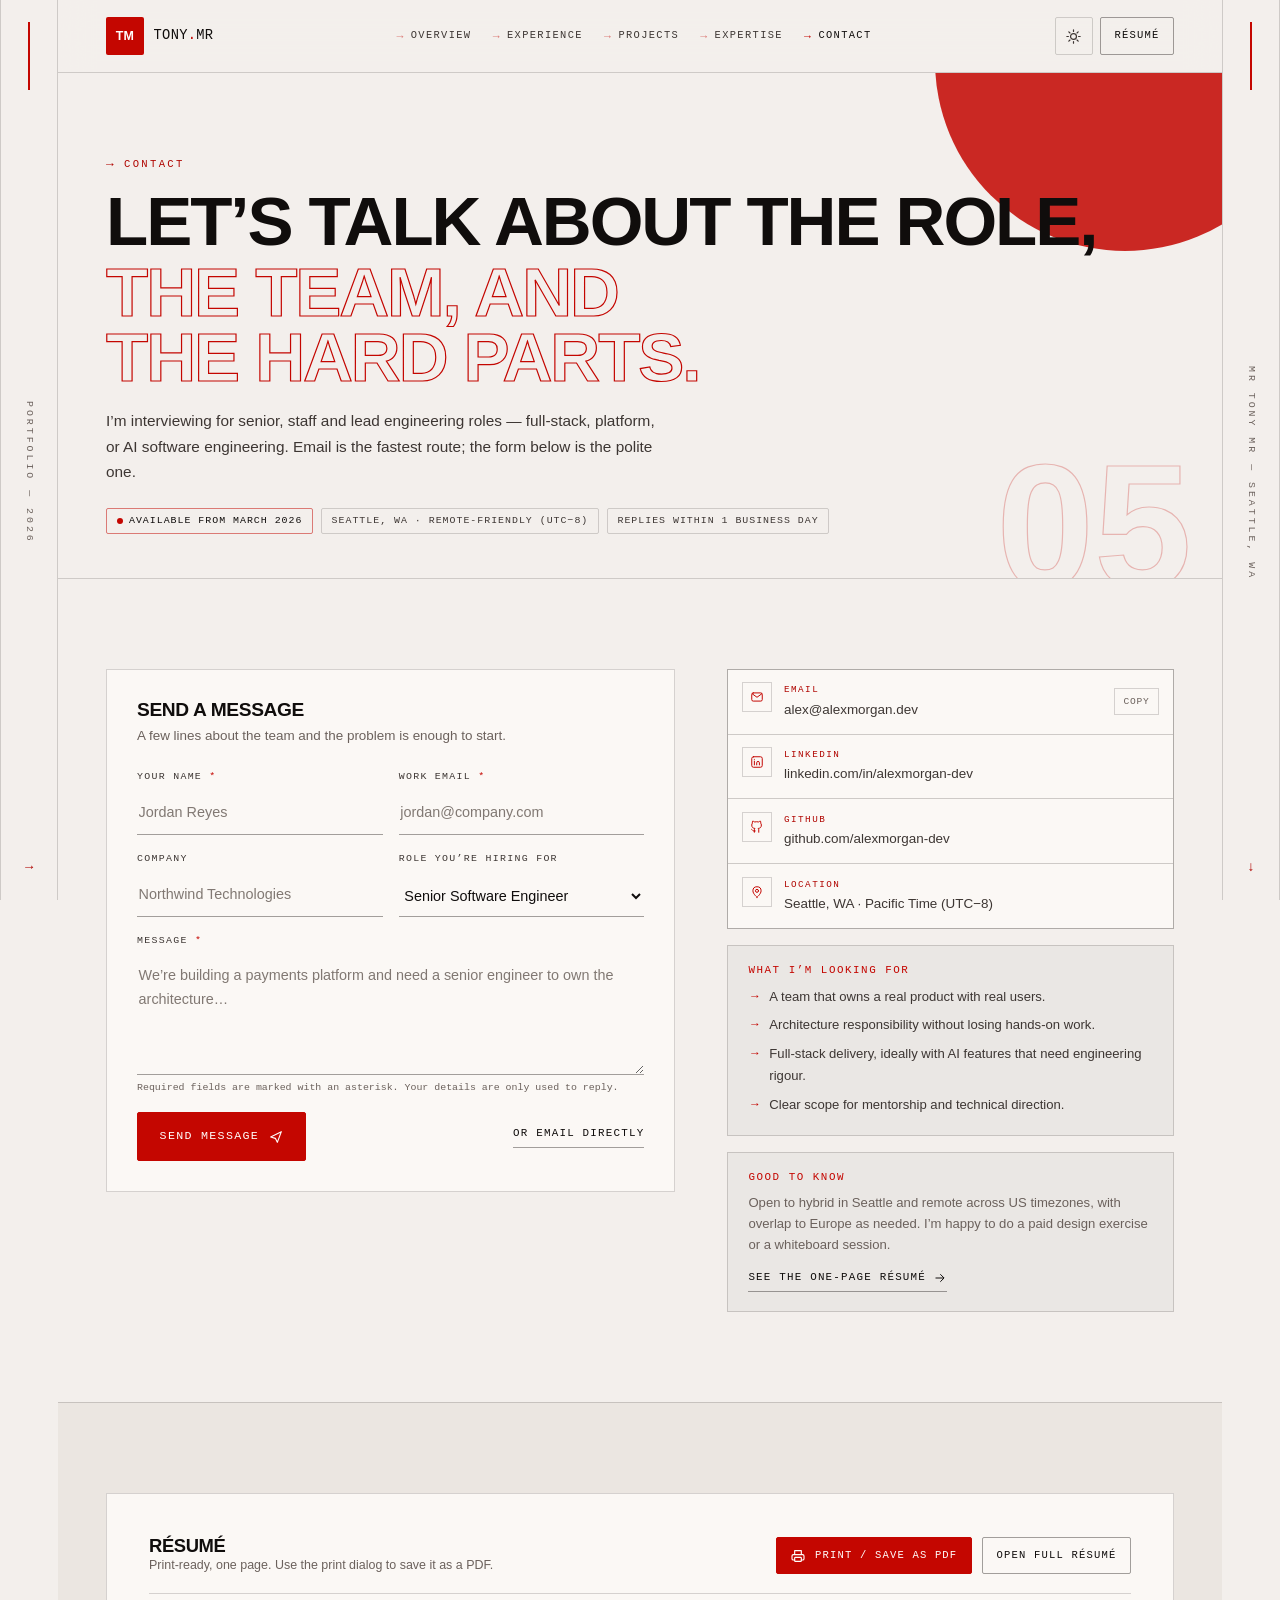
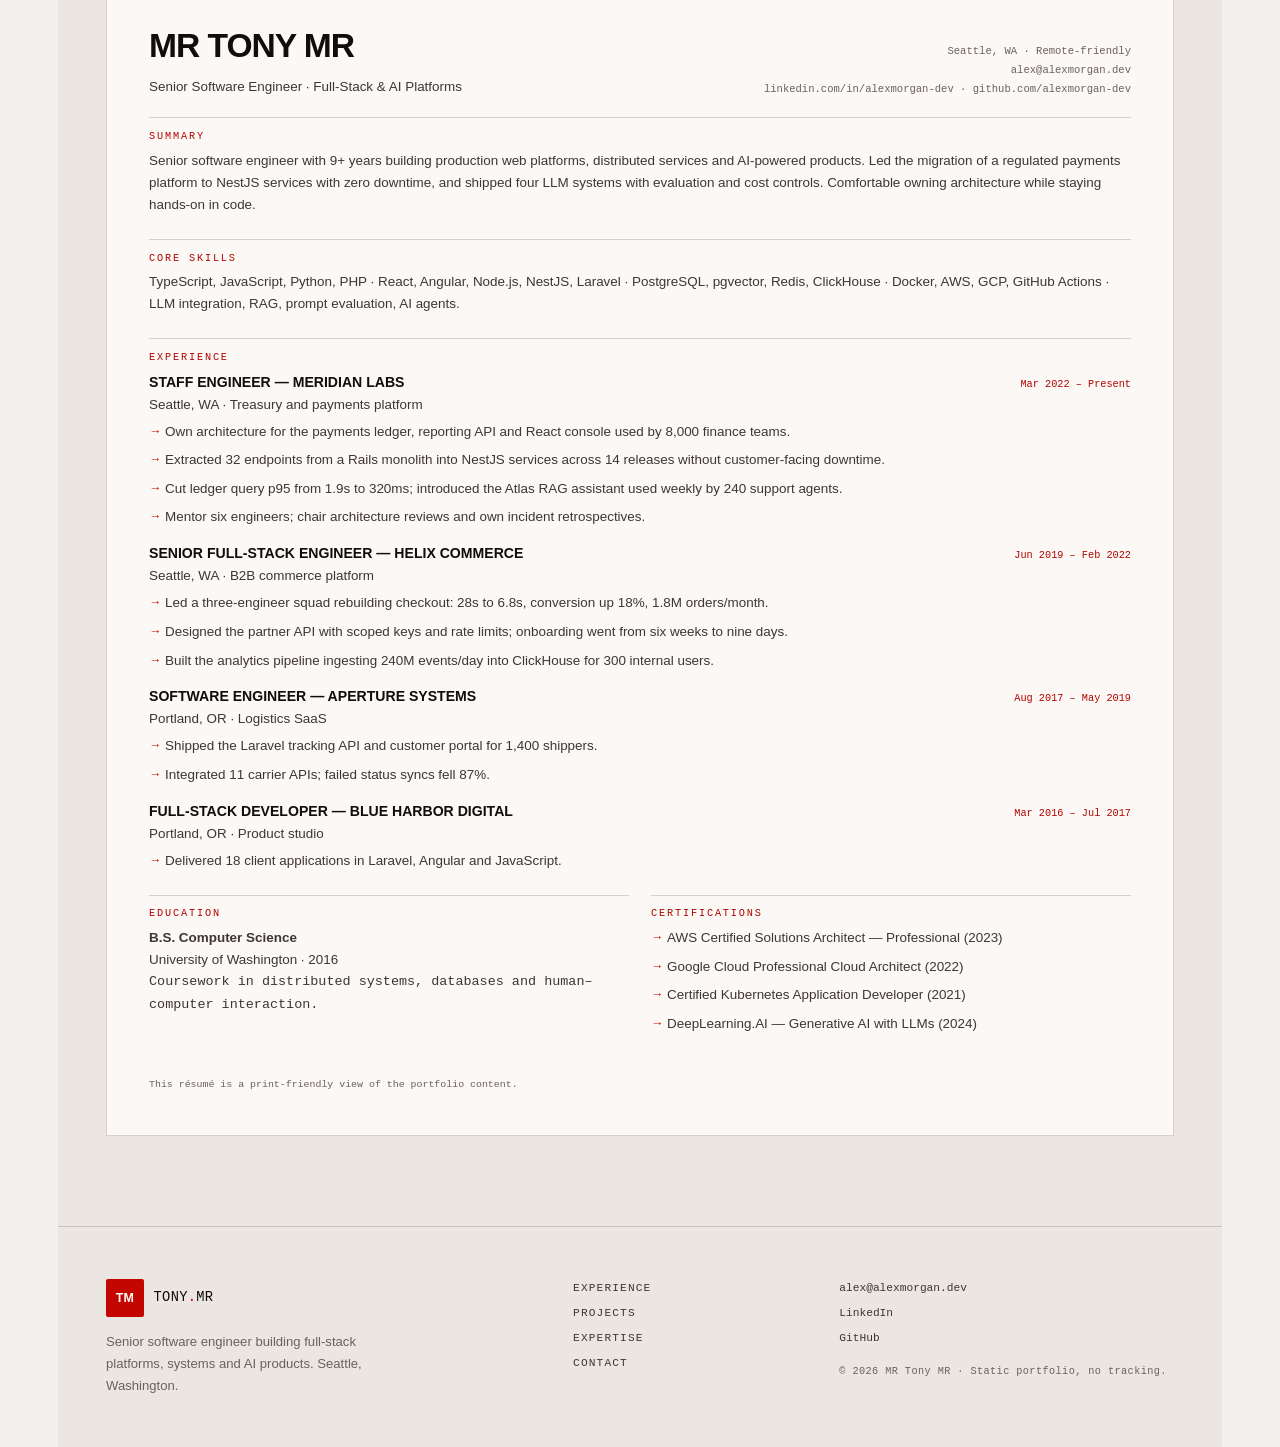
<file: contact.html>
<!doctype html>
<html lang="en" data-theme="dark">
<head>
  <meta charset="utf-8" />
  <meta name="viewport" content="width=device-width, initial-scale=1" />
  <title>Contact &amp; Résumé — MR Tony MR, Senior Software Engineer</title>
  <meta name="description" content="Contact MR Tony MR about senior, staff and lead software engineering roles, or download the print-ready one-page résumé with education and certifications." />
  <meta name="color-scheme" content="dark light" />
  <meta name="theme-color" content="#070707" />
  <meta property="og:type" content="website" />
  <meta property="og:title" content="Contact &amp; Résumé — MR Tony MR, Senior Software Engineer" />
  <meta property="og:description" content="Contact MR Tony MR about senior, staff and lead software engineering roles, or download the print-ready one-page résumé with education and certifications." />
  <meta property="og:url" content="https://alexmorgan.dev/contact.html" />
  <meta property="og:image" content="https://alexmorgan.dev/assets/og-image.png" />
  <meta property="og:image:width" content="1200" />
  <meta property="og:image:height" content="630" />
  <meta name="twitter:card" content="summary_large_image" />
  <meta name="twitter:title" content="Contact & Résumé — MR Tony MR, Senior Software Engineer" />
  <meta name="twitter:description" content="Contact MR Tony MR about senior, staff and lead software engineering roles, or download the print-ready one-page résumé with education and certifications." />
  <link rel="canonical" href="https://alexmorgan.dev/contact.html" />
  <link rel="icon" href="assets/favicon.svg" type="image/svg+xml" />
  <link rel="stylesheet" href="styles.css" />
  <script>
    (function () {
      document.documentElement.classList.add('js');
      try {
        var saved = localStorage.getItem('am-theme');
        var light = window.matchMedia('(prefers-color-scheme: light)').matches;
        document.documentElement.dataset.theme = saved || (light ? 'light' : 'dark');
      } catch (e) { /* keep default */ }
    })();
  </script>
  <script src="js/data.js" defer></script>
</head>
<body>
  <a class="skip-link" href="#main">Skip to content</a>

  <aside class="rail rail-left" aria-hidden="true">
    <span class="rail-bar"></span>
    <span class="rail-text">Portfolio — 2026</span>
    <span class="rail-mark">→</span>
  </aside>
  <aside class="rail rail-right" aria-hidden="true">
    <span class="rail-bar"></span>
    <span class="rail-text">MR Tony MR — Seattle, WA</span>
    <span class="rail-mark">↓</span>
  </aside>

  <header class="site-header" data-header>
    <div class="container header-inner">
      <a class="brand" href="index.html" aria-label="MR Tony MR — overview">
        <span class="brand-mark" aria-hidden="true" data-bind="identity.initials">TM</span>
        <span class="brand-text"><span data-bind="identity.brand.first">tony</span><span class="brand-dot">.</span><span data-bind="identity.brand.last">mr</span></span>
      </a>
      <nav class="nav" aria-label="Primary">
        <a href="index.html"><span class="nav-arrow" aria-hidden="true">→</span>Overview</a>
        <a href="experience.html"><span class="nav-arrow" aria-hidden="true">→</span>Experience</a>
        <a href="projects.html"><span class="nav-arrow" aria-hidden="true">→</span>Projects</a>
        <a href="expertise.html"><span class="nav-arrow" aria-hidden="true">→</span>Expertise</a>
        <a href="contact.html" aria-current="page"><span class="nav-arrow" aria-hidden="true">→</span>Contact</a>
      </nav>
      <div class="header-actions">
        <button class="icon-btn theme-toggle" type="button" data-theme-toggle aria-label="Switch to light theme" title="Switch theme">
          <svg class="icon-sun" viewBox="0 0 24 24" aria-hidden="true" focusable="false"><circle cx="12" cy="12" r="4.2"/><path d="M12 2.6v2.2M12 19.2v2.2M2.6 12h2.2M19.2 12h2.2M5.4 5.4l1.6 1.6M17 17l1.6 1.6M18.6 5.4L17 7M7 17l-1.6 1.6"/></svg>
          <svg class="icon-moon" viewBox="0 0 24 24" aria-hidden="true" focusable="false"><path d="M20.4 14.6A8.6 8.6 0 0 1 9.4 3.6a8.6 8.6 0 1 0 11 11Z"/></svg>
        </button>
        <a class="btn btn-sm btn-ghost header-resume" href="resume.html" aria-current="page">Résumé</a>
        <button class="icon-btn nav-toggle" type="button" aria-expanded="false" aria-controls="mobileNav" aria-label="Open menu" data-nav-toggle>
          <span class="burger" aria-hidden="true"><span></span><span></span></span>
        </button>
      </div>
    </div>
    <div class="mobile-nav" id="mobileNav" hidden>
      <nav class="container mobile-nav-inner" aria-label="Mobile">
        <a href="index.html">Overview</a>
        <a href="experience.html">Experience</a>
        <a href="projects.html">Projects</a>
        <a href="expertise.html">Expertise</a>
        <a href="contact.html" aria-current="page">Contact</a>
        <a class="btn btn-primary btn-block" href="resume.html">Download résumé</a>
      </nav>
    </div>
  </header>

  <main id="main">
    <section class="page-head" aria-labelledby="page-title">
      <span class="deco deco-red deco-page" aria-hidden="true"></span>
      <span class="page-index" aria-hidden="true">05</span>
      <div class="container">
        <p class="kicker"><span class="kicker-arrow" aria-hidden="true">→</span> Contact</p>
        <h1 class="h1" id="page-title">Let’s talk about the role, <span class="outline">the team, and the hard parts.</span></h1>
        <p class="lead">
          I’m interviewing for senior, staff and lead engineering roles — full-stack,
          platform, or AI software engineering. Email is the fastest route; the form below
          is the polite one.
        </p>
        <div class="page-head-meta">
          <span class="badge badge-live"><span class="pulse"></span> Available from March 2026</span>
          <span class="badge">Seattle, WA · Remote-friendly (UTC−8)</span>
          <span class="badge">Replies within 1 business day</span>
        </div>
      </div>
    </section>

    <section class="section" id="contact" aria-labelledby="contact-title">
      <div class="container contact-grid">
        <div class="panel">
          <h2 id="contact-title">Send a message</h2>
          <p class="panel-sub">A few lines about the team and the problem is enough to start.</p>

          <div class="alert" role="status" data-form-success hidden>
            <svg viewBox="0 0 24 24" aria-hidden="true" focusable="false"><circle cx="12" cy="12" r="9"/><path d="m8 12.5 2.5 2.5L16 9.5"/></svg>
            <div>
              <strong>Thanks — your message is on its way.</strong>
              <span data-bind="identity.email">alex@alexmorgan.dev</span> usually replies
              within one business day. If your email client opened a draft, just press send.
            </div>
          </div>

          <div class="alert" role="alert" data-form-error hidden>
            <svg viewBox="0 0 24 24" aria-hidden="true" focusable="false"><circle cx="12" cy="12" r="9"/><path d="M12 7.5V12M12 15.5h.01"/></svg>
            <div>
              <strong>Something went wrong.</strong>
              Please email me directly at
              <a href="mailto:alex@alexmorgan.dev" data-bind-href="identity.mailto" data-bind="identity.email">alex@alexmorgan.dev</a>.
            </div>
          </div>

          <form class="form" data-contact-form action="mailto:alex@alexmorgan.dev" method="post" enctype="text/plain">
            <div class="form-row">
              <div class="field">
                <label for="name">Your name <span class="req" aria-hidden="true">*</span></label>
                <input id="name" name="name" type="text" autocomplete="name" placeholder="Jordan Reyes" required />
              </div>
              <div class="field">
                <label for="email">Work email <span class="req" aria-hidden="true">*</span></label>
                <input id="email" name="email" type="email" autocomplete="email" placeholder="jordan@company.com" required />
              </div>
            </div>

            <div class="form-row">
              <div class="field">
                <label for="company">Company</label>
                <input id="company" name="company" type="text" autocomplete="organization" placeholder="Northwind Technologies" />
              </div>
              <div class="field">
                <label for="role">Role you’re hiring for</label>
                <select id="role" name="role">
                  <option>Senior Software Engineer</option>
                  <option>Staff / Principal Engineer</option>
                  <option>Lead Software Engineer</option>
                  <option>Full-Stack Engineer</option>
                  <option>AI Software Engineer</option>
                  <option>Contract or consulting</option>
                  <option>Something else</option>
                </select>
              </div>
            </div>

            <div class="field">
              <label for="message">Message <span class="req" aria-hidden="true">*</span></label>
              <textarea id="message" name="message" placeholder="We’re building a payments platform and need a senior engineer to own the architecture…" required></textarea>
              <p class="hint">Required fields are marked with an asterisk. Your details are only used to reply.</p>
            </div>

            <div class="field hp-field" aria-hidden="true">
              <label for="_gotcha">Leave this field empty</label>
              <input id="_gotcha" name="_gotcha" type="text" tabindex="-1" autocomplete="off" />
            </div>

            <div class="form-foot">
              <button class="btn btn-primary" type="submit">
                Send message
                <svg viewBox="0 0 24 24" aria-hidden="true" focusable="false"><path d="m4 12 16-8-6 16-3-6-7-2Z"/></svg>
              </button>
              <a class="text-link" href="mailto:alex@alexmorgan.dev" data-bind-href="identity.mailto">Or email directly</a>
            </div>
          </form>
        </div>

        <div class="contact-side">
          <div class="contact-list">
            <div class="contact-card">
              <span class="contact-icon"><svg viewBox="0 0 24 24" aria-hidden="true" focusable="false"><rect x="3" y="5" width="18" height="14" rx="2.5"/><path d="m3.8 6.5 8.2 6 8.2-6"/></svg></span>
              <div class="contact-body">
                <span class="contact-label">Email</span>
                <span class="contact-value"><a href="mailto:alex@alexmorgan.dev" data-bind-href="identity.mailto" data-bind="identity.email">alex@alexmorgan.dev</a></span>
              </div>
              <button class="copy-btn" type="button" data-copy="alex@alexmorgan.dev" data-bind-copy="identity.email">Copy</button>
            </div>

            <div class="contact-card">
              <span class="contact-icon"><svg viewBox="0 0 24 24" aria-hidden="true" focusable="false"><rect x="3" y="3" width="18" height="18" rx="3"/><path d="M7.5 10.5V17M7.5 7.4v.1M11.5 17v-3.7a2.3 2.3 0 0 1 4.6 0V17"/></svg></span>
              <div class="contact-body">
                <span class="contact-label">LinkedIn</span>
                <span class="contact-value"><a href="https://www.linkedin.com/in/alexmorgan-dev" data-bind-href="social.linkedin.url" rel="noopener" data-bind="social.linkedin.handle">linkedin.com/in/alexmorgan-dev</a></span>
              </div>
            </div>

            <div class="contact-card">
              <span class="contact-icon"><svg viewBox="0 0 24 24" aria-hidden="true" focusable="false"><path d="M9 19c-4.3 1.4-4.3-2.5-6-3m12 5v-3.9a3.4 3.4 0 0 0-1-2.6c3.3-.4 5.5-1.6 5.5-6a4.7 4.7 0 0 0-1.3-3.2 4.3 4.3 0 0 0-.1-3.2s-1.2-.4-3.6 1.3a12.4 12.4 0 0 0-6.4 0C5.6 1.7 4.4 2.1 4.4 2.1a4.3 4.3 0 0 0-.1 3.2A4.7 4.7 0 0 0 3 8.5c0 4.4 2.2 5.6 5.5 6a3.4 3.4 0 0 0-1 2.6V21"/></svg></span>
              <div class="contact-body">
                <span class="contact-label">GitHub</span>
                <span class="contact-value"><a href="https://github.com/alexmorgan-dev" data-bind-href="social.github.url" rel="noopener" data-bind="social.github.handle">github.com/alexmorgan-dev</a></span>
              </div>
            </div>

            <div class="contact-card">
              <span class="contact-icon"><svg viewBox="0 0 24 24" aria-hidden="true" focusable="false"><path d="M12 21s7-5.6 7-11a7 7 0 1 0-14 0c0 5.4 7 11 7 11Z"/><circle cx="12" cy="10" r="2.6"/></svg></span>
              <div class="contact-body">
                <span class="contact-label">Location</span>
                <span class="contact-value"><span data-bind="identity.location">Seattle, WA</span> · <span data-bind="identity.timezone">Pacific Time (UTC−8)</span></span>
              </div>
            </div>
          </div>

          <div class="side-note">
            <h3>What I’m looking for</h3>
            <ul>
              <li>A team that owns a real product with real users.</li>
              <li>Architecture responsibility without losing hands-on work.</li>
              <li>Full-stack delivery, ideally with AI features that need engineering rigour.</li>
              <li>Clear scope for mentorship and technical direction.</li>
            </ul>
          </div>

          <div class="side-note">
            <h3>Good to know</h3>
            <p>Open to hybrid in Seattle and remote across US timezones, with overlap to Europe as needed. I’m happy to do a paid design exercise or a whiteboard session.</p>
            <a class="text-link" href="#resume">See the one-page résumé
              <svg viewBox="0 0 24 24" aria-hidden="true" focusable="false"><path d="M5 12h13M13 6l6 6-6 6"/></svg>
            </a>
          </div>
        </div>
      </div>
    </section>

    <!-- ============================ RÉSUMÉ ============================ -->
    <section class="section section-alt resume-section" id="resume" aria-labelledby="resume-title">
      <div class="container">
        <div class="resume-card">
          <div class="resume-bar no-print">
            <div>
              <h2 id="resume-title">Résumé</h2>
              <p>Print-ready, one page. Use the print dialog to save it as a PDF.</p>
            </div>
            <div class="hero-actions">
              <button class="btn btn-primary btn-sm" type="button" data-print>
                <svg viewBox="0 0 24 24" aria-hidden="true" focusable="false"><path d="M7 9V4h10v5M7 18H5a2 2 0 0 1-2-2v-4a2 2 0 0 1 2-2h14a2 2 0 0 1 2 2v4a2 2 0 0 1-2 2h-2"/><rect x="7" y="14" width="10" height="6" rx="1"/></svg>
                Print / Save as PDF
              </button>
              <a class="btn btn-ghost btn-sm" href="resume.html">Open full résumé</a>
            </div>
          </div>

          <div class="resume-head">
            <div>
              <p class="resume-name" data-bind="identity.name">MR Tony MR</p>
              <p class="resume-title"><span data-bind="identity.role">Senior Software Engineer</span> · <span data-bind="identity.subrole">Full-Stack &amp; AI Platforms</span></p>
            </div>
            <div class="resume-contact">
              <span><span data-bind="identity.location">Seattle, WA</span> · Remote-friendly</span>
              <span><a href="mailto:alex@alexmorgan.dev" data-bind-href="identity.mailto" data-bind="identity.email">alex@alexmorgan.dev</a></span>
              <span><span data-bind="social.linkedin.handle">linkedin.com/in/alexmorgan-dev</span> · <span data-bind="social.github.handle">github.com/alexmorgan-dev</span></span>
            </div>
          </div>

          <div class="resume-body">
            <div class="resume-block">
              <h3>Summary</h3>
              <p>
                Senior software engineer with 9+ years building production web platforms,
                distributed services and AI-powered products. Led the migration of a
                regulated payments platform to NestJS services with zero downtime, and
                shipped four LLM systems with evaluation and cost controls. Comfortable
                owning architecture while staying hands-on in code.
              </p>
            </div>

            <div class="resume-block">
              <h3>Core skills</h3>
              <p>
                TypeScript, JavaScript, Python, PHP · React, Angular, Node.js, NestJS,
                Laravel · PostgreSQL, pgvector, Redis, ClickHouse · Docker, AWS, GCP,
                GitHub Actions · LLM integration, RAG, prompt evaluation, AI agents.
              </p>
            </div>

            <div class="resume-block">
              <h3>Experience</h3>

              <div class="resume-item">
                <div class="resume-role"><strong>Staff Engineer — Meridian Labs</strong><span>Mar 2022 – Present</span></div>
                <p class="resume-company">Seattle, WA · Treasury and payments platform</p>
                <ul class="case-list">
                  <li>Own architecture for the payments ledger, reporting API and React console used by 8,000 finance teams.</li>
                  <li>Extracted 32 endpoints from a Rails monolith into NestJS services across 14 releases without customer-facing downtime.</li>
                  <li>Cut ledger query p95 from 1.9s to 320ms; introduced the Atlas RAG assistant used weekly by 240 support agents.</li>
                  <li>Mentor six engineers; chair architecture reviews and own incident retrospectives.</li>
                </ul>
              </div>

              <div class="resume-item">
                <div class="resume-role"><strong>Senior Full-Stack Engineer — Helix Commerce</strong><span>Jun 2019 – Feb 2022</span></div>
                <p class="resume-company">Seattle, WA · B2B commerce platform</p>
                <ul class="case-list">
                  <li>Led a three-engineer squad rebuilding checkout: 28s to 6.8s, conversion up 18%, 1.8M orders/month.</li>
                  <li>Designed the partner API with scoped keys and rate limits; onboarding went from six weeks to nine days.</li>
                  <li>Built the analytics pipeline ingesting 240M events/day into ClickHouse for 300 internal users.</li>
                </ul>
              </div>

              <div class="resume-item">
                <div class="resume-role"><strong>Software Engineer — Aperture Systems</strong><span>Aug 2017 – May 2019</span></div>
                <p class="resume-company">Portland, OR · Logistics SaaS</p>
                <ul class="case-list">
                  <li>Shipped the Laravel tracking API and customer portal for 1,400 shippers.</li>
                  <li>Integrated 11 carrier APIs; failed status syncs fell 87%.</li>
                </ul>
              </div>

              <div class="resume-item">
                <div class="resume-role"><strong>Full-Stack Developer — Blue Harbor Digital</strong><span>Mar 2016 – Jul 2017</span></div>
                <p class="resume-company">Portland, OR · Product studio</p>
                <ul class="case-list">
                  <li>Delivered 18 client applications in Laravel, Angular and JavaScript.</li>
                </ul>
              </div>
            </div>

            <div class="resume-cols">
              <div class="resume-block">
                <h3>Education</h3>
                <p><strong>B.S. Computer Science</strong><br />University of Washington · 2016</p>
                <p class="hint">Coursework in distributed systems, databases and human–computer interaction.</p>
              </div>
              <div class="resume-block">
                <h3>Certifications</h3>
                <ul class="case-list">
                  <li>AWS Certified Solutions Architect — Professional (2023)</li>
                  <li>Google Cloud Professional Cloud Architect (2022)</li>
                  <li>Certified Kubernetes Application Developer (2021)</li>
                  <li>DeepLearning.AI — Generative AI with LLMs (2024)</li>
                </ul>
              </div>
            </div>

            <p class="resume-note">
              This résumé is a print-friendly view of the portfolio content.
            </p>
          </div>
        </div>
      </div>
    </section>
  </main>

  <footer class="site-footer">
    <div class="container footer-grid">
      <div class="footer-brand">
        <a class="brand" href="index.html" aria-label="MR Tony MR — overview">
          <span class="brand-mark" aria-hidden="true" data-bind="identity.initials">TM</span>
          <span class="brand-text"><span data-bind="identity.brand.first">tony</span><span class="brand-dot">.</span><span data-bind="identity.brand.last">mr</span></span>
        </a>
        <p>Senior software engineer building full-stack platforms, systems and AI products. Seattle, Washington.</p>
      </div>
      <nav class="footer-nav" aria-label="Footer">
        <a href="experience.html">Experience</a>
        <a href="projects.html">Projects</a>
        <a href="expertise.html">Expertise</a>
        <a href="contact.html">Contact</a>
      </nav>
      <div class="footer-meta">
        <a href="mailto:alex@alexmorgan.dev" data-bind-href="identity.mailto" data-bind="identity.email">alex@alexmorgan.dev</a>
        <a href="https://www.linkedin.com/in/alexmorgan-dev" data-bind-href="social.linkedin.url" rel="noopener">LinkedIn</a>
        <a href="https://github.com/alexmorgan-dev" data-bind-href="social.github.url" rel="noopener">GitHub</a>
        <p class="footer-note">&copy; <span data-year>2025</span> <span data-bind="identity.name">MR Tony MR</span> · Static portfolio, no tracking.</p>
      </div>
    </div>
  </footer>

  <div class="toast" role="status" aria-live="polite" data-toast hidden></div>
  <script src="app.js" defer></script>
</body>
</html>
</file>
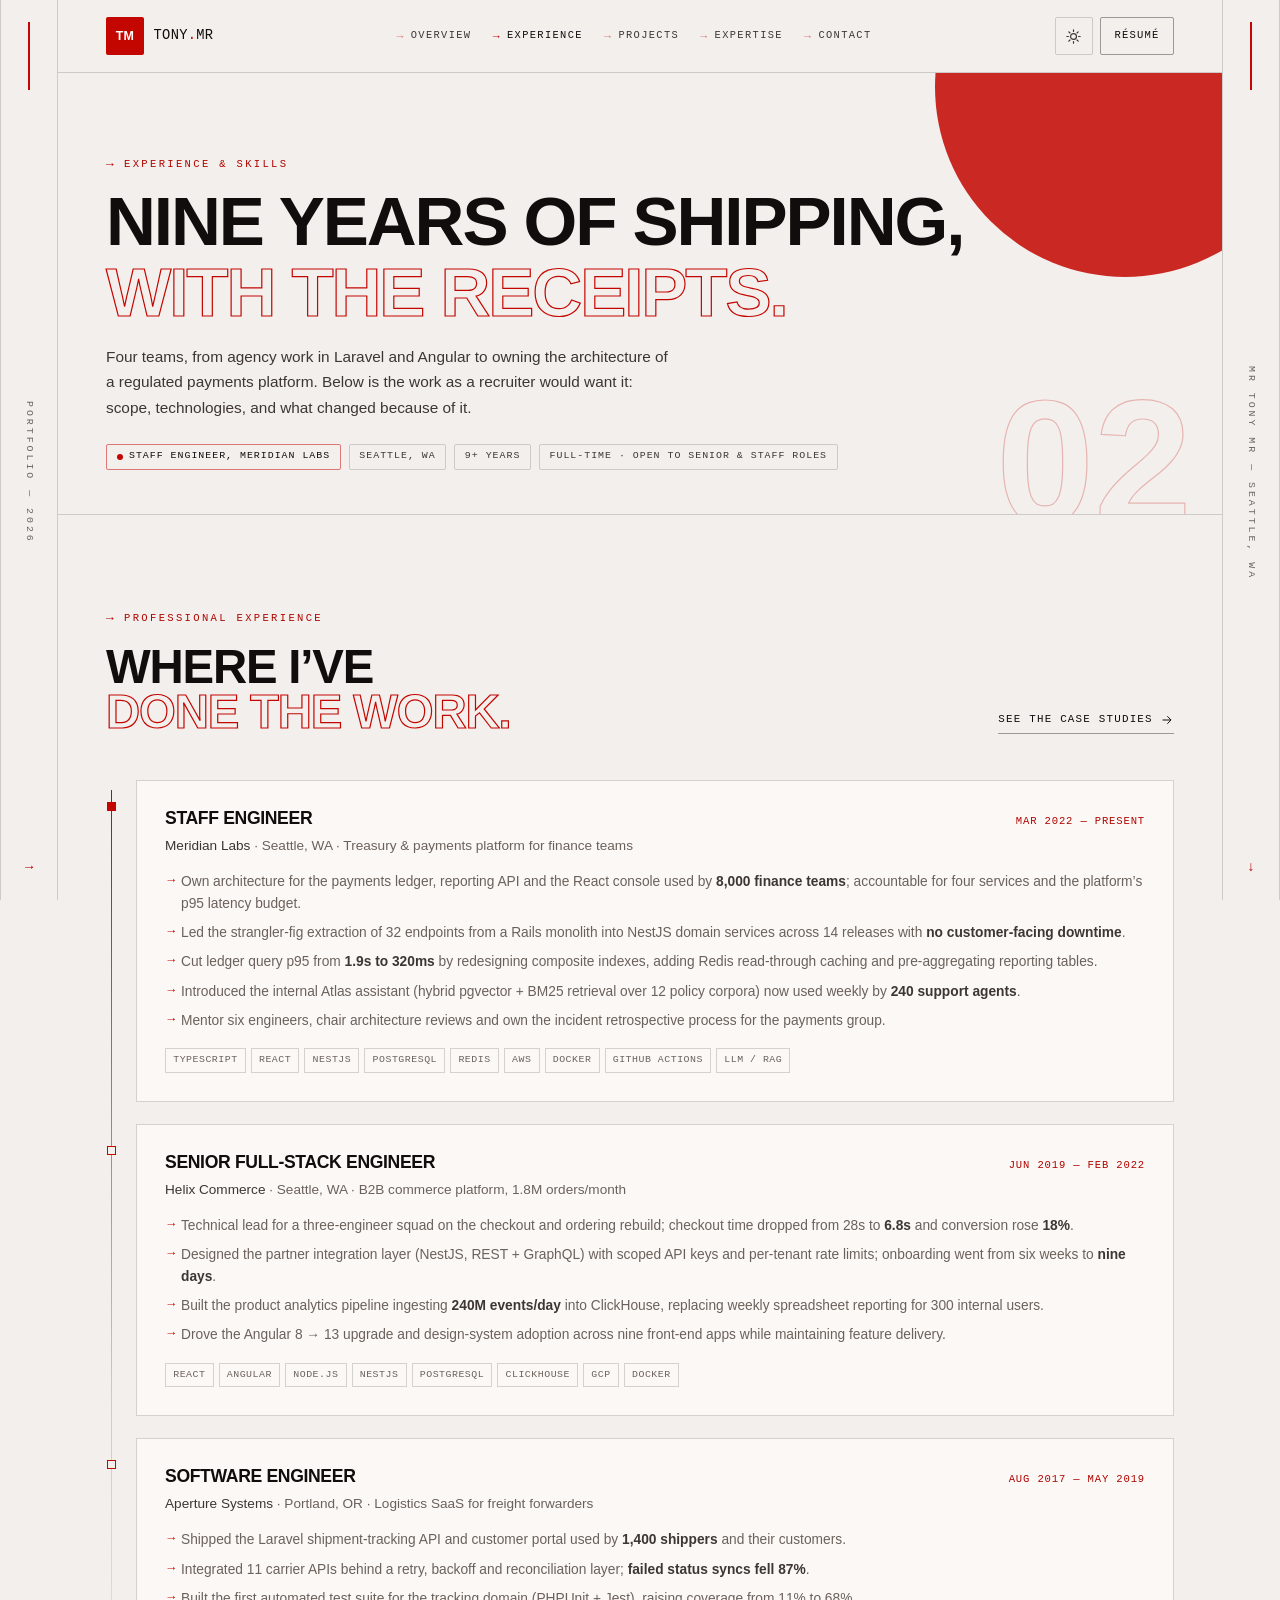
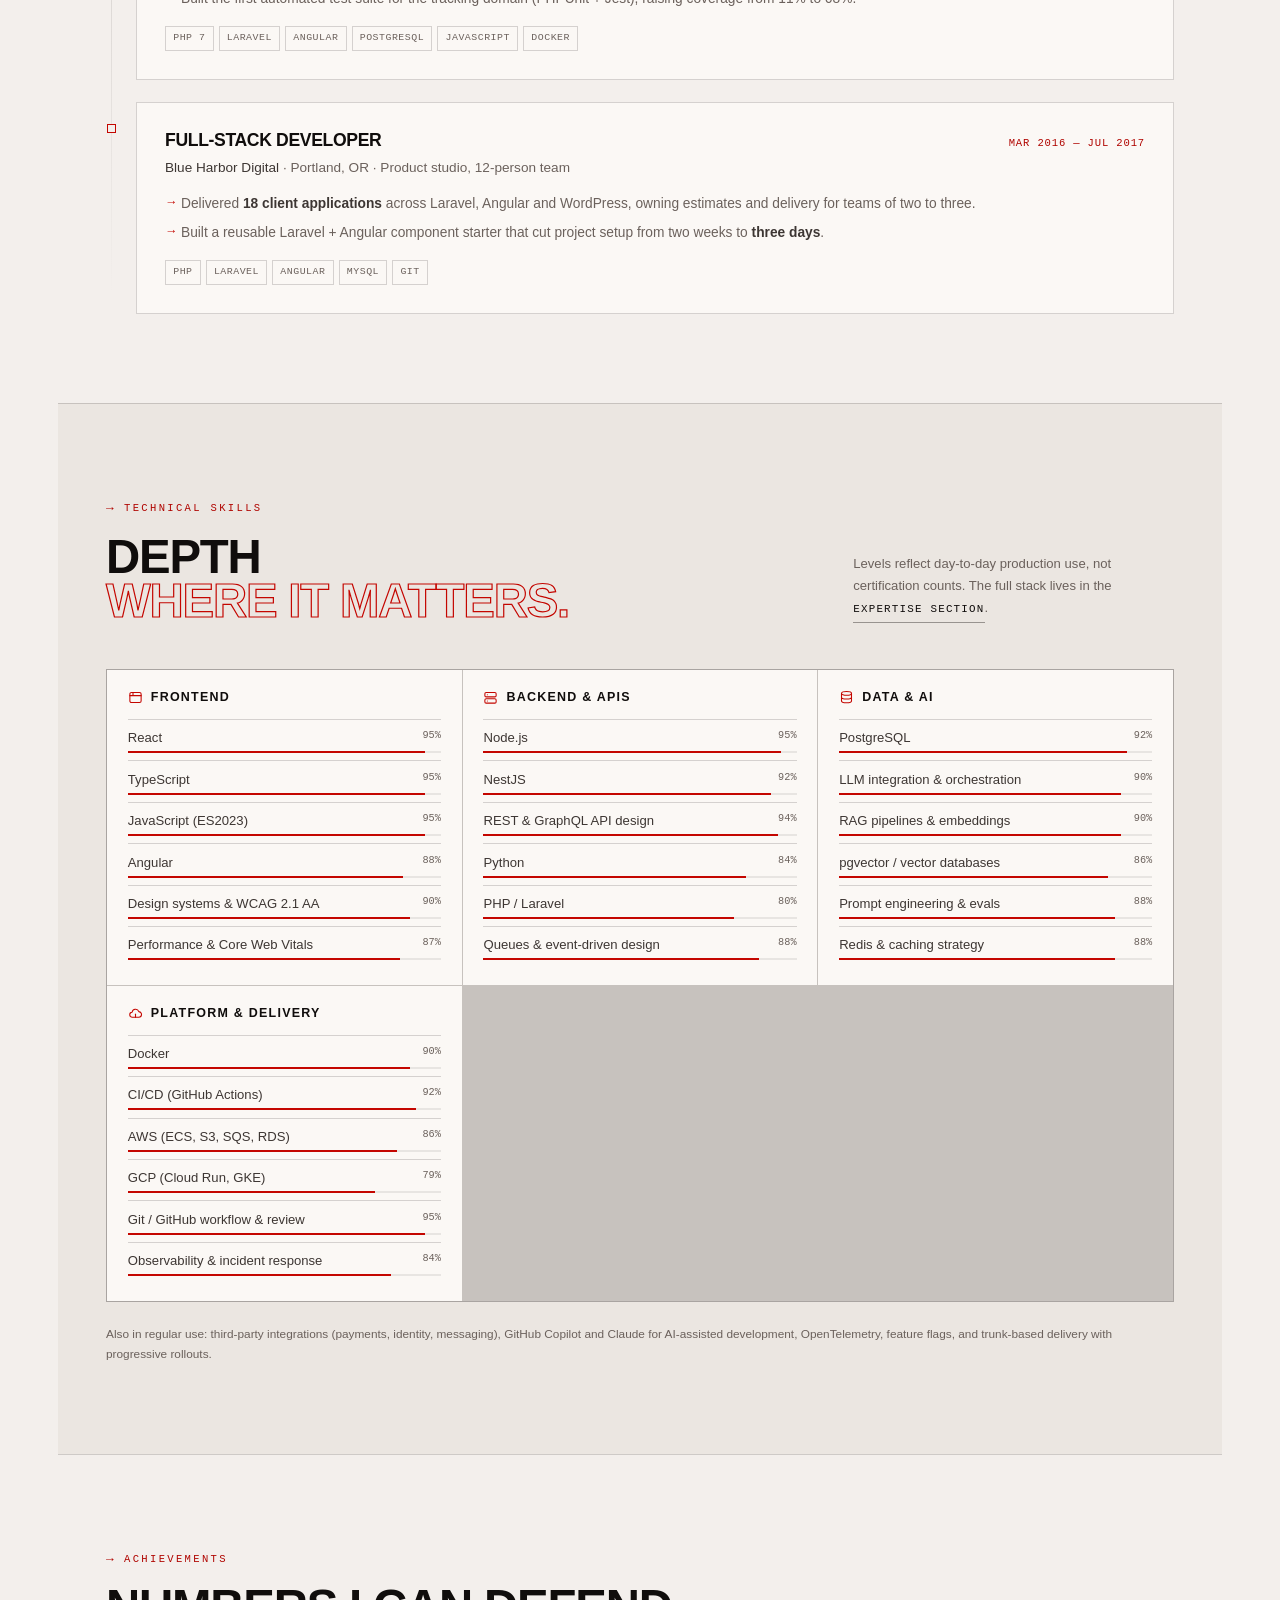
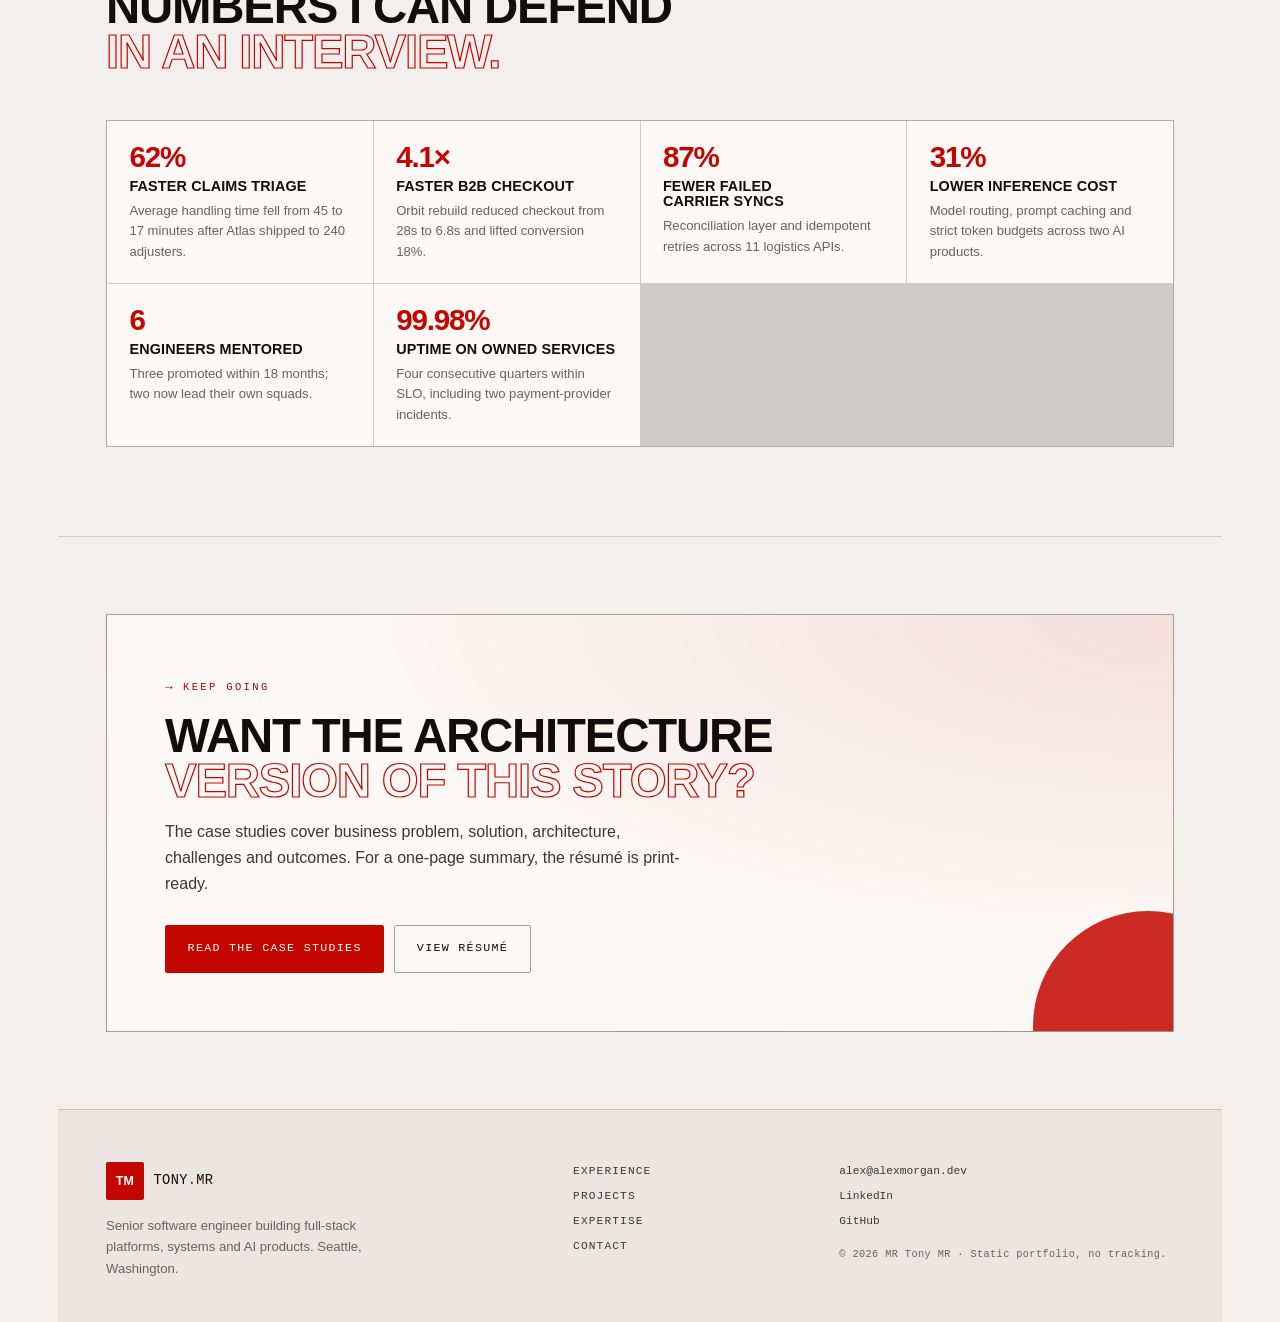
<file: experience.html>
<!doctype html>
<html lang="en" data-theme="dark">
<head>
  <meta charset="utf-8" />
  <meta name="viewport" content="width=device-width, initial-scale=1" />
  <title>Experience &amp; Skills — MR Tony MR, Senior Software Engineer</title>
  <meta name="description" content="Nine years of professional experience: Staff Engineer at Meridian Labs, Senior Full-Stack Engineer at Helix Commerce, and earlier Laravel, Angular and Node.js roles. Timeline, technical skills and measurable outcomes." />
  <meta name="color-scheme" content="dark light" />
  <meta name="theme-color" content="#070707" />
  <meta property="og:type" content="website" />
  <meta property="og:title" content="Experience &amp; Skills — MR Tony MR, Senior Software Engineer" />
  <meta property="og:description" content="Nine years of professional experience: Staff Engineer at Meridian Labs, Senior Full-Stack Engineer at Helix Commerce, and earlier Laravel, Angular and Node.js roles. Timeline, technical skills and measurable outcomes." />
  <meta property="og:url" content="https://alexmorgan.dev/experience.html" />
  <meta property="og:image" content="https://alexmorgan.dev/assets/og-image.png" />
  <meta property="og:image:width" content="1200" />
  <meta property="og:image:height" content="630" />
  <meta name="twitter:card" content="summary_large_image" />
  <meta name="twitter:title" content="Experience & Skills — MR Tony MR, Senior Software Engineer" />
  <meta name="twitter:description" content="Nine years of professional experience: Staff Engineer at Meridian Labs, Senior Full-Stack Engineer at Helix Commerce, and earlier Laravel, Angular and Node.js roles." />
  <link rel="canonical" href="https://alexmorgan.dev/experience.html" />
  <link rel="icon" href="assets/favicon.svg" type="image/svg+xml" />
  <link rel="stylesheet" href="styles.css" />
  <script>
    (function () {
      document.documentElement.classList.add('js');
      try {
        var saved = localStorage.getItem('am-theme');
        var light = window.matchMedia('(prefers-color-scheme: light)').matches;
        document.documentElement.dataset.theme = saved || (light ? 'light' : 'dark');
      } catch (e) { /* keep default */ }
    })();
  </script>
  <script src="js/data.js" defer></script>
</head>
<body>
  <a class="skip-link" href="#main">Skip to content</a>

  <aside class="rail rail-left" aria-hidden="true">
    <span class="rail-bar"></span>
    <span class="rail-text">Portfolio — 2026</span>
    <span class="rail-mark">→</span>
  </aside>
  <aside class="rail rail-right" aria-hidden="true">
    <span class="rail-bar"></span>
    <span class="rail-text">MR Tony MR — Seattle, WA</span>
    <span class="rail-mark">↓</span>
  </aside>

  <header class="site-header" data-header>
    <div class="container header-inner">
      <a class="brand" href="index.html" aria-label="MR Tony MR — overview">
        <span class="brand-mark" aria-hidden="true" data-bind="identity.initials">TM</span>
        <span class="brand-text"><span data-bind="identity.brand.first">tony</span><span class="brand-dot">.</span><span data-bind="identity.brand.last">mr</span></span>
      </a>
      <nav class="nav" aria-label="Primary">
        <a href="index.html"><span class="nav-arrow" aria-hidden="true">→</span>Overview</a>
        <a href="experience.html" aria-current="page"><span class="nav-arrow" aria-hidden="true">→</span>Experience</a>
        <a href="projects.html"><span class="nav-arrow" aria-hidden="true">→</span>Projects</a>
        <a href="expertise.html"><span class="nav-arrow" aria-hidden="true">→</span>Expertise</a>
        <a href="contact.html"><span class="nav-arrow" aria-hidden="true">→</span>Contact</a>
      </nav>
      <div class="header-actions">
        <button class="icon-btn theme-toggle" type="button" data-theme-toggle aria-label="Switch to light theme" title="Switch theme">
          <svg class="icon-sun" viewBox="0 0 24 24" aria-hidden="true" focusable="false"><circle cx="12" cy="12" r="4.2"/><path d="M12 2.6v2.2M12 19.2v2.2M2.6 12h2.2M19.2 12h2.2M5.4 5.4l1.6 1.6M17 17l1.6 1.6M18.6 5.4L17 7M7 17l-1.6 1.6"/></svg>
          <svg class="icon-moon" viewBox="0 0 24 24" aria-hidden="true" focusable="false"><path d="M20.4 14.6A8.6 8.6 0 0 1 9.4 3.6a8.6 8.6 0 1 0 11 11Z"/></svg>
        </button>
        <a class="btn btn-sm btn-ghost header-resume" href="resume.html">Résumé</a>
        <button class="icon-btn nav-toggle" type="button" aria-expanded="false" aria-controls="mobileNav" aria-label="Open menu" data-nav-toggle>
          <span class="burger" aria-hidden="true"><span></span><span></span></span>
        </button>
      </div>
    </div>
    <div class="mobile-nav" id="mobileNav" hidden>
      <nav class="container mobile-nav-inner" aria-label="Mobile">
        <a href="index.html">Overview</a>
        <a href="experience.html" aria-current="page">Experience</a>
        <a href="projects.html">Projects</a>
        <a href="expertise.html">Expertise</a>
        <a href="contact.html">Contact</a>
        <a class="btn btn-primary btn-block" href="resume.html">Download résumé</a>
      </nav>
    </div>
  </header>

  <main id="main">
    <section class="page-head" aria-labelledby="page-title">
      <span class="deco deco-red deco-page" aria-hidden="true"></span>
      <span class="page-index" aria-hidden="true">02</span>
      <div class="container">
        <p class="kicker"><span class="kicker-arrow" aria-hidden="true">→</span> Experience &amp; skills</p>
        <h1 class="h1" id="page-title">Nine years of shipping, <span class="outline">with the receipts.</span></h1>
        <p class="lead">
          Four teams, from agency work in Laravel and Angular to owning the architecture
          of a regulated payments platform. Below is the work as a recruiter would want
          it: scope, technologies, and what changed because of it.
        </p>
        <div class="page-head-meta">
          <span class="badge badge-live"><span class="pulse"></span> Staff Engineer, Meridian Labs</span>
          <span class="badge">Seattle, WA</span>
          <span class="badge">9+ years</span>
          <span class="badge">Full-time · Open to senior &amp; staff roles</span>
        </div>
      </div>
    </section>

    <!-- ============================ TIMELINE ============================ -->
    <section class="section" id="timeline" aria-labelledby="timeline-title">
      <div class="container">
        <div class="section-head">
          <div>
            <p class="kicker"><span class="kicker-arrow" aria-hidden="true">→</span> Professional experience</p>
            <h2 class="h2" id="timeline-title">Where I’ve <span class="outline">done the work.</span></h2>
          </div>
          <a class="text-link" href="projects.html">See the case studies
            <svg viewBox="0 0 24 24" aria-hidden="true" focusable="false"><path d="M5 12h13M13 6l6 6-6 6"/></svg>
          </a>
        </div>

        <ol class="timeline">
          <li class="timeline-item is-current reveal" data-reveal>
            <article class="role-card" aria-labelledby="role-meridian">
              <div class="role-top">
                <h3 id="role-meridian">Staff Engineer</h3>
                <span class="role-period">Mar 2022 — Present</span>
              </div>
              <p class="role-company">Meridian Labs <span>· Seattle, WA · Treasury &amp; payments platform for finance teams</span></p>
              <ul class="role-bullets">
                <li>Own architecture for the payments ledger, reporting API and the React console used by <strong>8,000 finance teams</strong>; accountable for four services and the platform’s p95 latency budget.</li>
                <li>Led the strangler-fig extraction of 32 endpoints from a Rails monolith into NestJS domain services across 14 releases with <strong>no customer-facing downtime</strong>.</li>
                <li>Cut ledger query p95 from <strong>1.9s to 320ms</strong> by redesigning composite indexes, adding Redis read-through caching and pre-aggregating reporting tables.</li>
                <li>Introduced the internal Atlas assistant (hybrid pgvector + BM25 retrieval over 12 policy corpora) now used weekly by <strong>240 support agents</strong>.</li>
                <li>Mentor six engineers, chair architecture reviews and own the incident retrospective process for the payments group.</li>
              </ul>
              <div class="tag-row">
                <span class="tag">TypeScript</span><span class="tag">React</span><span class="tag">NestJS</span>
                <span class="tag">PostgreSQL</span><span class="tag">Redis</span><span class="tag">AWS</span>
                <span class="tag">Docker</span><span class="tag">GitHub Actions</span><span class="tag">LLM / RAG</span>
              </div>
            </article>
          </li>

          <li class="timeline-item reveal" data-reveal>
            <article class="role-card" aria-labelledby="role-helix">
              <div class="role-top">
                <h3 id="role-helix">Senior Full-Stack Engineer</h3>
                <span class="role-period">Jun 2019 — Feb 2022</span>
              </div>
              <p class="role-company">Helix Commerce <span>· Seattle, WA · B2B commerce platform, 1.8M orders/month</span></p>
              <ul class="role-bullets">
                <li>Technical lead for a three-engineer squad on the checkout and ordering rebuild; checkout time dropped from 28s to <strong>6.8s</strong> and conversion rose <strong>18%</strong>.</li>
                <li>Designed the partner integration layer (NestJS, REST + GraphQL) with scoped API keys and per-tenant rate limits; onboarding went from six weeks to <strong>nine days</strong>.</li>
                <li>Built the product analytics pipeline ingesting <strong>240M events/day</strong> into ClickHouse, replacing weekly spreadsheet reporting for 300 internal users.</li>
                <li>Drove the Angular 8 → 13 upgrade and design-system adoption across nine front-end apps while maintaining feature delivery.</li>
              </ul>
              <div class="tag-row">
                <span class="tag">React</span><span class="tag">Angular</span><span class="tag">Node.js</span>
                <span class="tag">NestJS</span><span class="tag">PostgreSQL</span><span class="tag">ClickHouse</span>
                <span class="tag">GCP</span><span class="tag">Docker</span>
              </div>
            </article>
          </li>

          <li class="timeline-item reveal" data-reveal>
            <article class="role-card" aria-labelledby="role-aperture">
              <div class="role-top">
                <h3 id="role-aperture">Software Engineer</h3>
                <span class="role-period">Aug 2017 — May 2019</span>
              </div>
              <p class="role-company">Aperture Systems <span>· Portland, OR · Logistics SaaS for freight forwarders</span></p>
              <ul class="role-bullets">
                <li>Shipped the Laravel shipment-tracking API and customer portal used by <strong>1,400 shippers</strong> and their customers.</li>
                <li>Integrated 11 carrier APIs behind a retry, backoff and reconciliation layer; <strong>failed status syncs fell 87%</strong>.</li>
                <li>Built the first automated test suite for the tracking domain (PHPUnit + Jest), raising coverage from 11% to 68%.</li>
              </ul>
              <div class="tag-row">
                <span class="tag">PHP 7</span><span class="tag">Laravel</span><span class="tag">Angular</span>
                <span class="tag">PostgreSQL</span><span class="tag">JavaScript</span><span class="tag">Docker</span>
              </div>
            </article>
          </li>

          <li class="timeline-item reveal" data-reveal>
            <article class="role-card" aria-labelledby="role-blueharbor">
              <div class="role-top">
                <h3 id="role-blueharbor">Full-Stack Developer</h3>
                <span class="role-period">Mar 2016 — Jul 2017</span>
              </div>
              <p class="role-company">Blue Harbor Digital <span>· Portland, OR · Product studio, 12-person team</span></p>
              <ul class="role-bullets">
                <li>Delivered <strong>18 client applications</strong> across Laravel, Angular and WordPress, owning estimates and delivery for teams of two to three.</li>
                <li>Built a reusable Laravel + Angular component starter that cut project setup from two weeks to <strong>three days</strong>.</li>
              </ul>
              <div class="tag-row">
                <span class="tag">PHP</span><span class="tag">Laravel</span><span class="tag">Angular</span>
                <span class="tag">MySQL</span><span class="tag">Git</span>
              </div>
            </article>
          </li>
        </ol>
      </div>
    </section>

    <!-- ============================ SKILLS ============================ -->
    <section class="section section-alt" id="skills" aria-labelledby="skills-title">
      <div class="container">
        <div class="section-head">
          <div>
            <p class="kicker"><span class="kicker-arrow" aria-hidden="true">→</span> Technical skills</p>
            <h2 class="h2" id="skills-title">Depth <span class="outline">where it matters.</span></h2>
          </div>
          <p class="muted section-note">Levels reflect day-to-day production use, not certification counts. The full stack lives in the <a class="text-link" href="expertise.html">expertise section</a>.</p>
        </div>

        <div class="skill-groups" data-bind-skills>
          <div class="skill-group reveal" data-reveal>
            <div class="skill-group-head">
              <svg viewBox="0 0 24 24" aria-hidden="true" focusable="false"><rect x="3" y="4" width="18" height="16" rx="2.5"/><path d="M3 9h18M8 4v5"/></svg>
              <h3>Frontend</h3>
            </div>
            <div class="skill-row"><span class="skill-name">React</span><span class="skill-pct">95%</span><div class="meter" data-level="95" aria-hidden="true"><span></span></div></div>
            <div class="skill-row"><span class="skill-name">TypeScript</span><span class="skill-pct">95%</span><div class="meter" data-level="95" aria-hidden="true"><span></span></div></div>
            <div class="skill-row"><span class="skill-name">JavaScript (ES2023)</span><span class="skill-pct">95%</span><div class="meter" data-level="95" aria-hidden="true"><span></span></div></div>
            <div class="skill-row"><span class="skill-name">Angular</span><span class="skill-pct">88%</span><div class="meter" data-level="88" aria-hidden="true"><span></span></div></div>
            <div class="skill-row"><span class="skill-name">Design systems &amp; WCAG 2.1 AA</span><span class="skill-pct">90%</span><div class="meter" data-level="90" aria-hidden="true"><span></span></div></div>
            <div class="skill-row"><span class="skill-name">Performance &amp; Core Web Vitals</span><span class="skill-pct">87%</span><div class="meter" data-level="87" aria-hidden="true"><span></span></div></div>
          </div>

          <div class="skill-group reveal" data-reveal>
            <div class="skill-group-head">
              <svg viewBox="0 0 24 24" aria-hidden="true" focusable="false"><rect x="3" y="4" width="18" height="7" rx="2"/><rect x="3" y="14" width="18" height="7" rx="2"/><path d="M7 7.5h.01M7 17.5h.01"/></svg>
              <h3>Backend &amp; APIs</h3>
            </div>
            <div class="skill-row"><span class="skill-name">Node.js</span><span class="skill-pct">95%</span><div class="meter" data-level="95" aria-hidden="true"><span></span></div></div>
            <div class="skill-row"><span class="skill-name">NestJS</span><span class="skill-pct">92%</span><div class="meter" data-level="92" aria-hidden="true"><span></span></div></div>
            <div class="skill-row"><span class="skill-name">REST &amp; GraphQL API design</span><span class="skill-pct">94%</span><div class="meter" data-level="94" aria-hidden="true"><span></span></div></div>
            <div class="skill-row"><span class="skill-name">Python</span><span class="skill-pct">84%</span><div class="meter" data-level="84" aria-hidden="true"><span></span></div></div>
            <div class="skill-row"><span class="skill-name">PHP / Laravel</span><span class="skill-pct">80%</span><div class="meter" data-level="80" aria-hidden="true"><span></span></div></div>
            <div class="skill-row"><span class="skill-name">Queues &amp; event-driven design</span><span class="skill-pct">88%</span><div class="meter" data-level="88" aria-hidden="true"><span></span></div></div>
          </div>

          <div class="skill-group reveal" data-reveal>
            <div class="skill-group-head">
              <svg viewBox="0 0 24 24" aria-hidden="true" focusable="false"><ellipse cx="12" cy="5.5" rx="8" ry="3"/><path d="M4 5.5v6c0 1.7 3.6 3 8 3s8-1.3 8-3v-6M4 11.5v6c0 1.7 3.6 3 8 3s8-1.3 8-3v-6"/></svg>
              <h3>Data &amp; AI</h3>
            </div>
            <div class="skill-row"><span class="skill-name">PostgreSQL</span><span class="skill-pct">92%</span><div class="meter" data-level="92" aria-hidden="true"><span></span></div></div>
            <div class="skill-row"><span class="skill-name">LLM integration &amp; orchestration</span><span class="skill-pct">90%</span><div class="meter" data-level="90" aria-hidden="true"><span></span></div></div>
            <div class="skill-row"><span class="skill-name">RAG pipelines &amp; embeddings</span><span class="skill-pct">90%</span><div class="meter" data-level="90" aria-hidden="true"><span></span></div></div>
            <div class="skill-row"><span class="skill-name">pgvector / vector databases</span><span class="skill-pct">86%</span><div class="meter" data-level="86" aria-hidden="true"><span></span></div></div>
            <div class="skill-row"><span class="skill-name">Prompt engineering &amp; evals</span><span class="skill-pct">88%</span><div class="meter" data-level="88" aria-hidden="true"><span></span></div></div>
            <div class="skill-row"><span class="skill-name">Redis &amp; caching strategy</span><span class="skill-pct">88%</span><div class="meter" data-level="88" aria-hidden="true"><span></span></div></div>
          </div>

          <div class="skill-group reveal" data-reveal>
            <div class="skill-group-head">
              <svg viewBox="0 0 24 24" aria-hidden="true" focusable="false"><path d="M7 18a4 4 0 0 1-.4-8A5.5 5.5 0 0 1 17.3 9 3.9 3.9 0 0 1 17 18Z"/><path d="M12 13v5"/></svg>
              <h3>Platform &amp; delivery</h3>
            </div>
            <div class="skill-row"><span class="skill-name">Docker</span><span class="skill-pct">90%</span><div class="meter" data-level="90" aria-hidden="true"><span></span></div></div>
            <div class="skill-row"><span class="skill-name">CI/CD (GitHub Actions)</span><span class="skill-pct">92%</span><div class="meter" data-level="92" aria-hidden="true"><span></span></div></div>
            <div class="skill-row"><span class="skill-name">AWS (ECS, S3, SQS, RDS)</span><span class="skill-pct">86%</span><div class="meter" data-level="86" aria-hidden="true"><span></span></div></div>
            <div class="skill-row"><span class="skill-name">GCP (Cloud Run, GKE)</span><span class="skill-pct">79%</span><div class="meter" data-level="79" aria-hidden="true"><span></span></div></div>
            <div class="skill-row"><span class="skill-name">Git / GitHub workflow &amp; review</span><span class="skill-pct">95%</span><div class="meter" data-level="95" aria-hidden="true"><span></span></div></div>
            <div class="skill-row"><span class="skill-name">Observability &amp; incident response</span><span class="skill-pct">84%</span><div class="meter" data-level="84" aria-hidden="true"><span></span></div></div>
          </div>
        </div>

        <p class="skill-note">
          Also in regular use: third-party integrations (payments, identity, messaging),
          GitHub Copilot and Claude for AI-assisted development, OpenTelemetry,
          feature flags, and trunk-based delivery with progressive rollouts.
        </p>
      </div>
    </section>

    <!-- ============================ ACHIEVEMENTS ============================ -->
    <section class="section" id="achievements" aria-labelledby="achievements-title">
      <div class="container">
        <div class="section-head">
          <div>
            <p class="kicker"><span class="kicker-arrow" aria-hidden="true">→</span> Achievements</p>
            <h2 class="h2" id="achievements-title">Numbers I can defend <span class="outline">in an interview.</span></h2>
          </div>
        </div>

        <div class="achievement-grid">
          <article class="achievement reveal" data-reveal>
            <span class="achievement-value">62%</span>
            <h3>Faster claims triage</h3>
            <p>Average handling time fell from 45 to 17 minutes after Atlas shipped to 240 adjusters.</p>
          </article>
          <article class="achievement reveal" data-reveal>
            <span class="achievement-value">4.1×</span>
            <h3>Faster B2B checkout</h3>
            <p>Orbit rebuild reduced checkout from 28s to 6.8s and lifted conversion 18%.</p>
          </article>
          <article class="achievement reveal" data-reveal>
            <span class="achievement-value">87%</span>
            <h3>Fewer failed carrier syncs</h3>
            <p>Reconciliation layer and idempotent retries across 11 logistics APIs.</p>
          </article>
          <article class="achievement reveal" data-reveal>
            <span class="achievement-value">31%</span>
            <h3>Lower inference cost</h3>
            <p>Model routing, prompt caching and strict token budgets across two AI products.</p>
          </article>
          <article class="achievement reveal" data-reveal>
            <span class="achievement-value">6</span>
            <h3>Engineers mentored</h3>
            <p>Three promoted within 18 months; two now lead their own squads.</p>
          </article>
          <article class="achievement reveal" data-reveal>
            <span class="achievement-value">99.98%</span>
            <h3>Uptime on owned services</h3>
            <p>Four consecutive quarters within SLO, including two payment-provider incidents.</p>
          </article>
        </div>
      </div>
    </section>

    <section class="section cta-section" aria-labelledby="exp-cta-title">
      <div class="container">
        <div class="cta-card reveal" data-reveal>
          <span class="deco deco-red deco-cta" aria-hidden="true"></span>
          <p class="kicker"><span class="kicker-arrow" aria-hidden="true">→</span> Keep going</p>
          <h2 class="h2" id="exp-cta-title">Want the architecture <span class="outline">version of this story?</span></h2>
          <p class="cta-sub">The case studies cover business problem, solution, architecture, challenges and outcomes. For a one-page summary, the résumé is print-ready.</p>
          <div class="hero-actions">
            <a class="btn btn-primary" href="projects.html">Read the case studies</a>
            <a class="btn btn-ghost" href="resume.html">View résumé</a>
          </div>
        </div>
      </div>
    </section>
  </main>

  <footer class="site-footer">
    <div class="container footer-grid">
      <div class="footer-brand">
        <a class="brand" href="index.html" aria-label="MR Tony MR — overview">
          <span class="brand-mark" aria-hidden="true" data-bind="identity.initials">TM</span>
          <span class="brand-text"><span data-bind="identity.brand.first">tony</span><span class="brand-dot">.</span><span data-bind="identity.brand.last">mr</span></span>
        </a>
        <p>Senior software engineer building full-stack platforms, systems and AI products. Seattle, Washington.</p>
      </div>
      <nav class="footer-nav" aria-label="Footer">
        <a href="experience.html">Experience</a>
        <a href="projects.html">Projects</a>
        <a href="expertise.html">Expertise</a>
        <a href="contact.html">Contact</a>
      </nav>
      <div class="footer-meta">
        <a href="mailto:alex@alexmorgan.dev" data-bind-href="identity.mailto" data-bind="identity.email">alex@alexmorgan.dev</a>
        <a href="https://www.linkedin.com/in/alexmorgan-dev" data-bind-href="social.linkedin.url" rel="noopener">LinkedIn</a>
        <a href="https://github.com/alexmorgan-dev" data-bind-href="social.github.url" rel="noopener">GitHub</a>
        <p class="footer-note">&copy; <span data-year>2025</span> <span data-bind="identity.name">MR Tony MR</span> · Static portfolio, no tracking.</p>
      </div>
    </div>
  </footer>

  <div class="toast" role="status" aria-live="polite" data-toast hidden></div>
  <script src="app.js" defer></script>
</body>
</html>
</file>
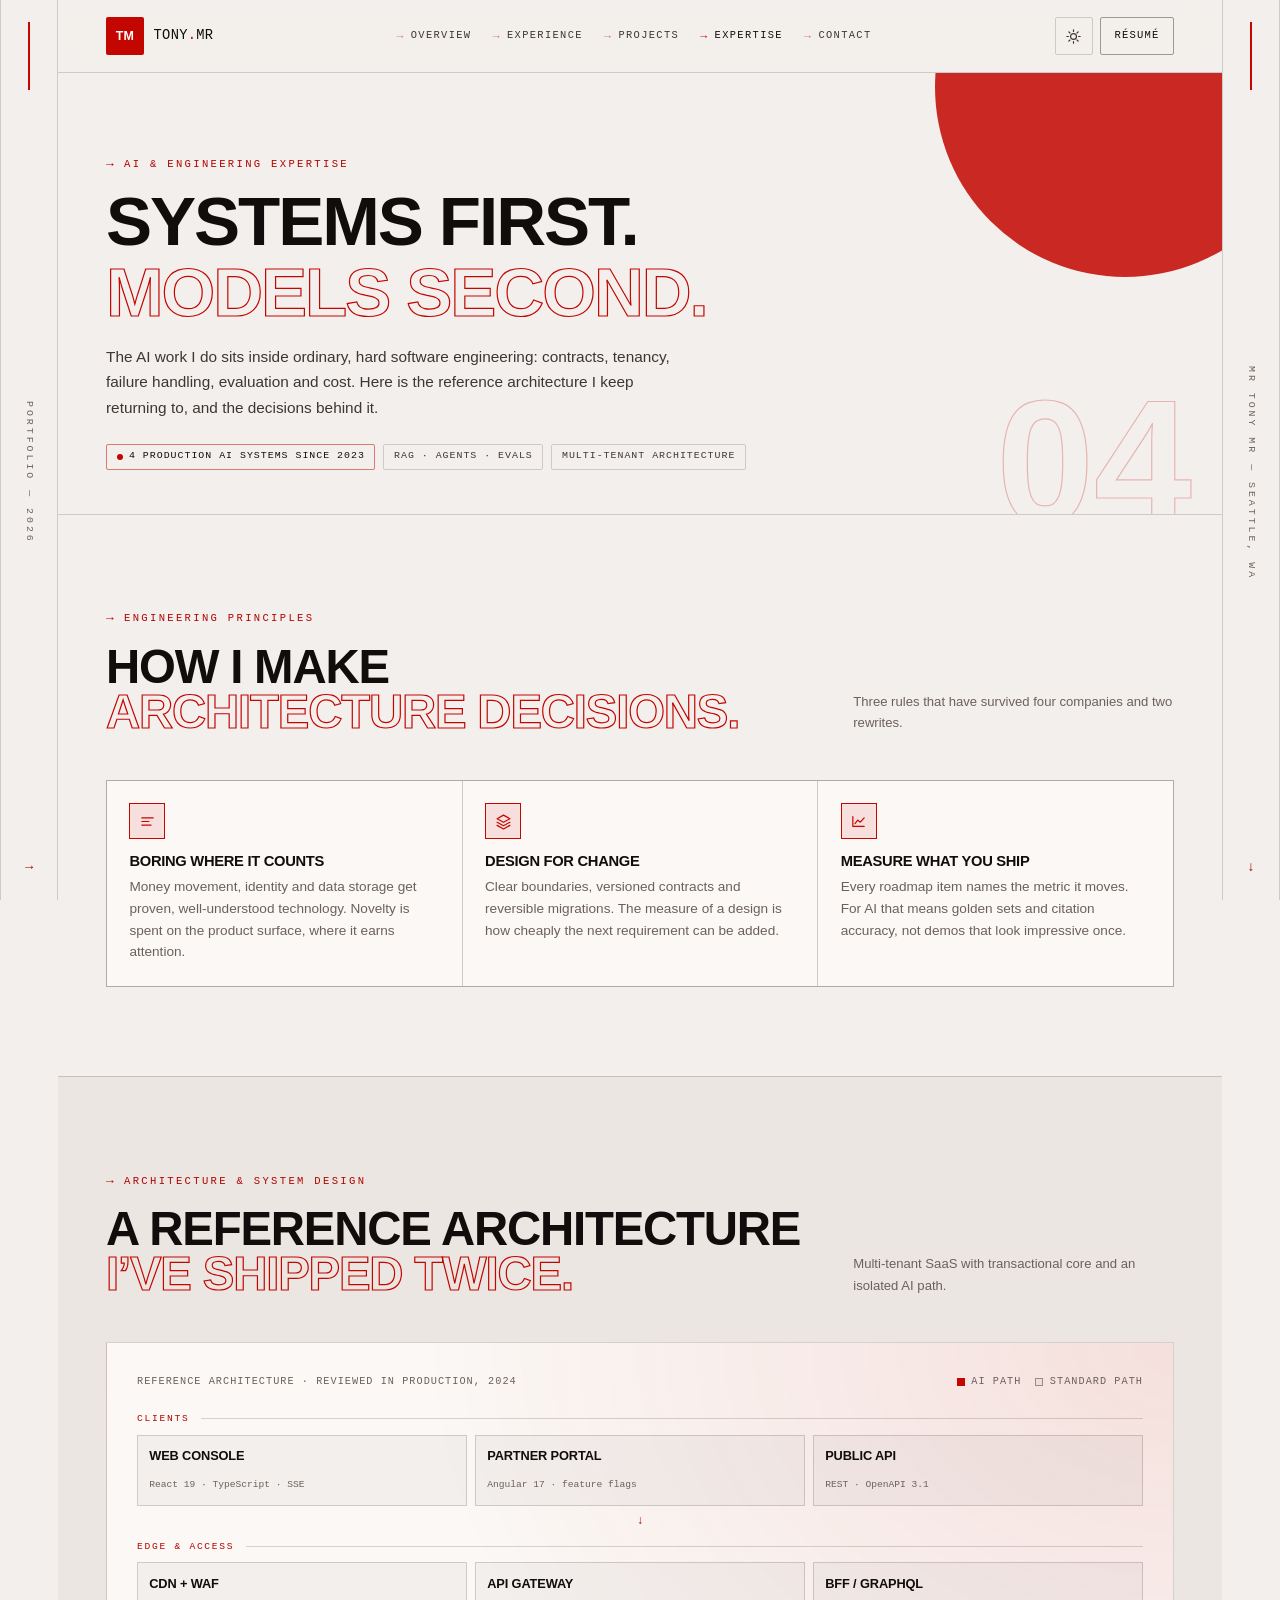
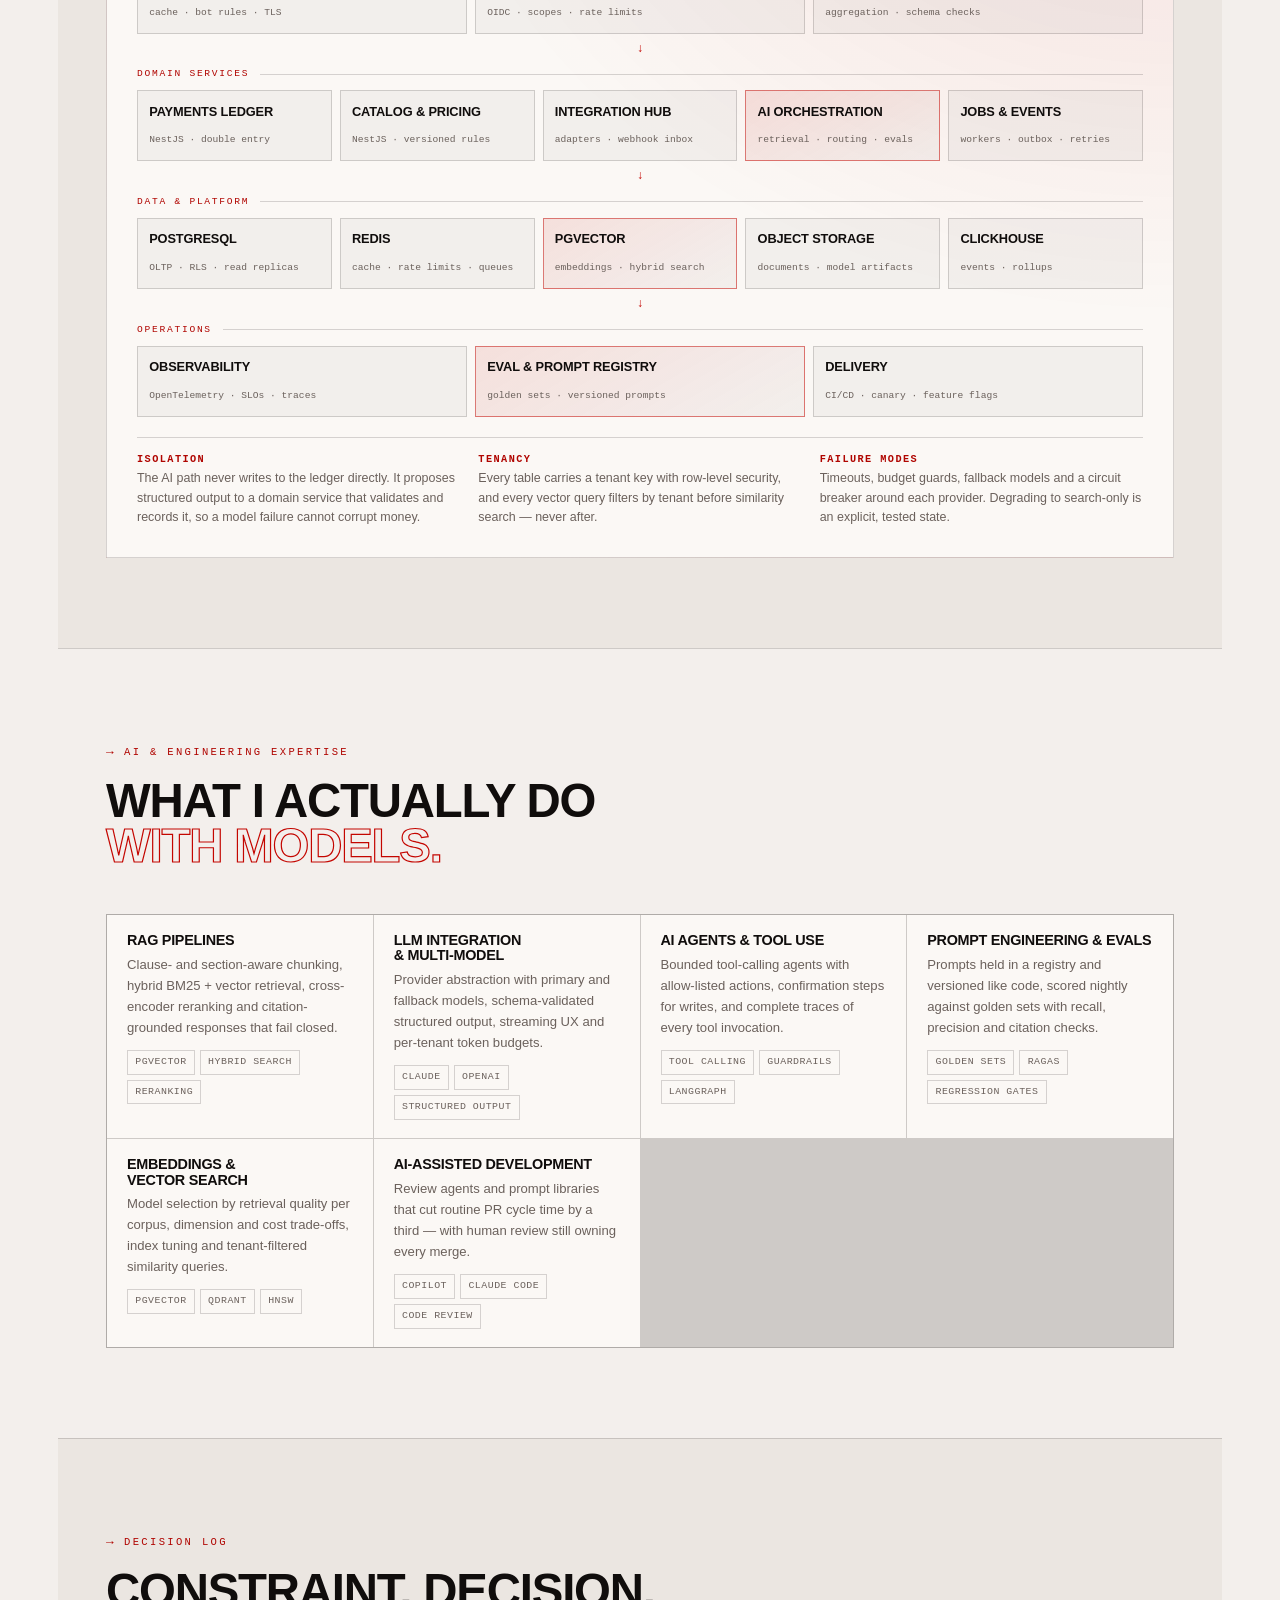
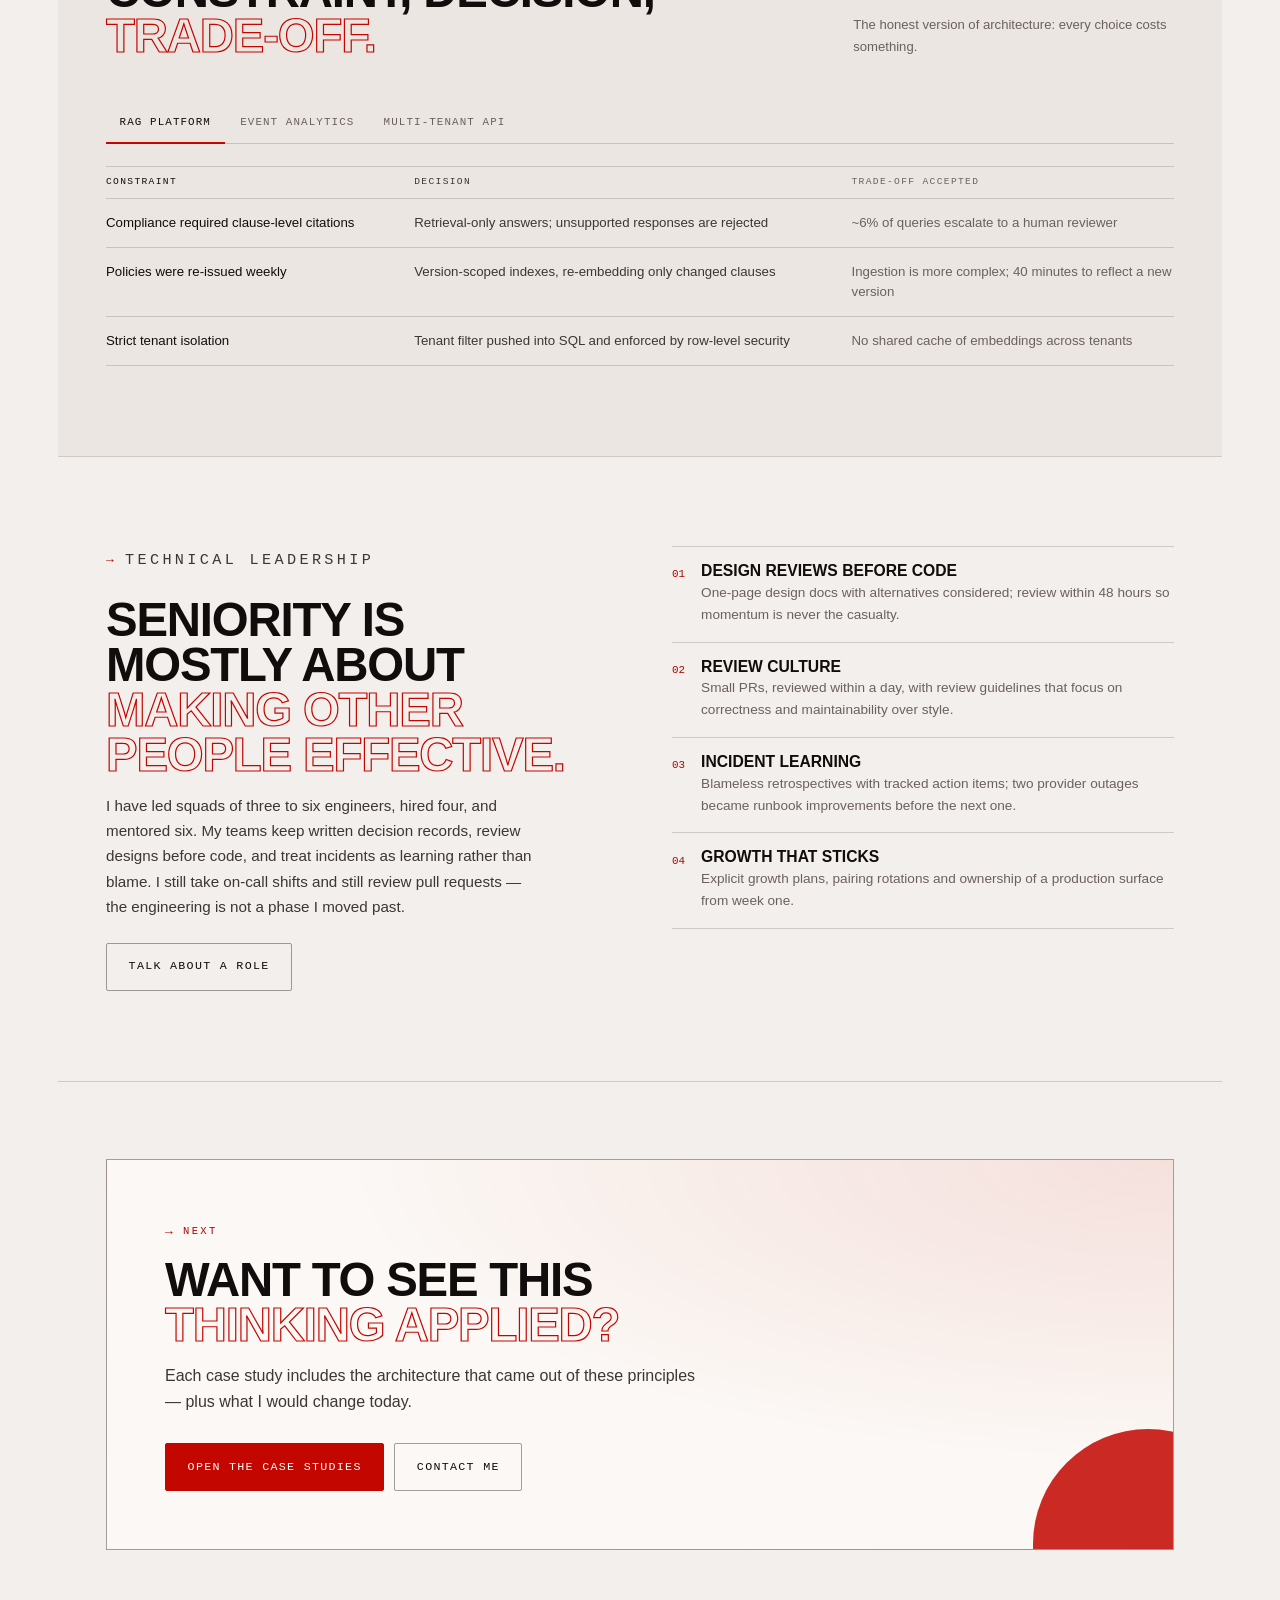
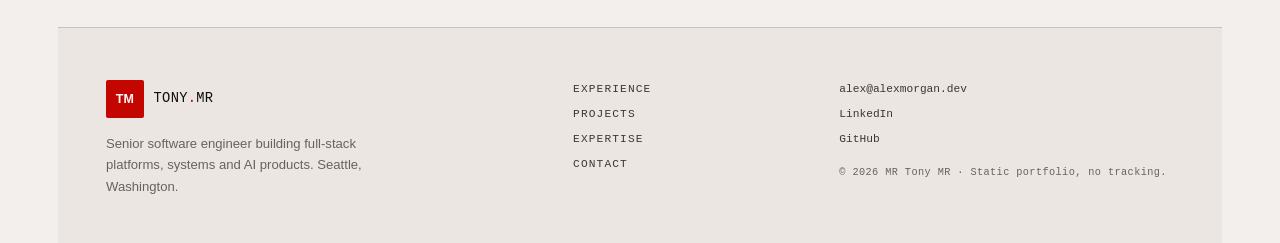
<file: expertise.html>
<!doctype html>
<html lang="en" data-theme="dark">
<head>
  <meta charset="utf-8" />
  <meta name="viewport" content="width=device-width, initial-scale=1" />
  <title>AI &amp; Architecture Expertise — MR Tony MR</title>
  <meta name="description" content="AI engineering and system design expertise: RAG pipelines, LLM orchestration, agents, evaluation, multi-tenant architecture, event-driven systems and frontend platforms." />
  <meta name="color-scheme" content="dark light" />
  <meta name="theme-color" content="#070707" />
  <meta property="og:type" content="website" />
  <meta property="og:title" content="AI &amp; Architecture Expertise — MR Tony MR" />
  <meta property="og:description" content="AI engineering and system design expertise: RAG pipelines, LLM orchestration, agents, evaluation, multi-tenant architecture, event-driven systems and frontend platforms." />
  <meta property="og:url" content="https://alexmorgan.dev/expertise.html" />
  <meta property="og:image" content="https://alexmorgan.dev/assets/og-image.png" />
  <meta property="og:image:width" content="1200" />
  <meta property="og:image:height" content="630" />
  <meta name="twitter:card" content="summary_large_image" />
  <meta name="twitter:title" content="AI & Architecture Expertise — MR Tony MR" />
  <meta name="twitter:description" content="AI engineering and system design expertise: RAG pipelines, LLM orchestration, agents, evaluation, multi-tenant architecture, event-driven systems and frontend platforms." />
  <link rel="canonical" href="https://alexmorgan.dev/expertise.html" />
  <link rel="icon" href="assets/favicon.svg" type="image/svg+xml" />
  <link rel="stylesheet" href="styles.css" />
  <script>
    (function () {
      document.documentElement.classList.add('js');
      try {
        var saved = localStorage.getItem('am-theme');
        var light = window.matchMedia('(prefers-color-scheme: light)').matches;
        document.documentElement.dataset.theme = saved || (light ? 'light' : 'dark');
      } catch (e) { /* keep default */ }
    })();
  </script>
  <script src="js/data.js" defer></script>
</head>
<body>
  <a class="skip-link" href="#main">Skip to content</a>

  <aside class="rail rail-left" aria-hidden="true">
    <span class="rail-bar"></span>
    <span class="rail-text">Portfolio — 2026</span>
    <span class="rail-mark">→</span>
  </aside>
  <aside class="rail rail-right" aria-hidden="true">
    <span class="rail-bar"></span>
    <span class="rail-text">MR Tony MR — Seattle, WA</span>
    <span class="rail-mark">↓</span>
  </aside>

  <header class="site-header" data-header>
    <div class="container header-inner">
      <a class="brand" href="index.html" aria-label="MR Tony MR — overview">
        <span class="brand-mark" aria-hidden="true" data-bind="identity.initials">TM</span>
        <span class="brand-text"><span data-bind="identity.brand.first">tony</span><span class="brand-dot">.</span><span data-bind="identity.brand.last">mr</span></span>
      </a>
      <nav class="nav" aria-label="Primary">
        <a href="index.html"><span class="nav-arrow" aria-hidden="true">→</span>Overview</a>
        <a href="experience.html"><span class="nav-arrow" aria-hidden="true">→</span>Experience</a>
        <a href="projects.html"><span class="nav-arrow" aria-hidden="true">→</span>Projects</a>
        <a href="expertise.html" aria-current="page"><span class="nav-arrow" aria-hidden="true">→</span>Expertise</a>
        <a href="contact.html"><span class="nav-arrow" aria-hidden="true">→</span>Contact</a>
      </nav>
      <div class="header-actions">
        <button class="icon-btn theme-toggle" type="button" data-theme-toggle aria-label="Switch to light theme" title="Switch theme">
          <svg class="icon-sun" viewBox="0 0 24 24" aria-hidden="true" focusable="false"><circle cx="12" cy="12" r="4.2"/><path d="M12 2.6v2.2M12 19.2v2.2M2.6 12h2.2M19.2 12h2.2M5.4 5.4l1.6 1.6M17 17l1.6 1.6M18.6 5.4L17 7M7 17l-1.6 1.6"/></svg>
          <svg class="icon-moon" viewBox="0 0 24 24" aria-hidden="true" focusable="false"><path d="M20.4 14.6A8.6 8.6 0 0 1 9.4 3.6a8.6 8.6 0 1 0 11 11Z"/></svg>
        </button>
        <a class="btn btn-sm btn-ghost header-resume" href="resume.html">Résumé</a>
        <button class="icon-btn nav-toggle" type="button" aria-expanded="false" aria-controls="mobileNav" aria-label="Open menu" data-nav-toggle>
          <span class="burger" aria-hidden="true"><span></span><span></span></span>
        </button>
      </div>
    </div>
    <div class="mobile-nav" id="mobileNav" hidden>
      <nav class="container mobile-nav-inner" aria-label="Mobile">
        <a href="index.html">Overview</a>
        <a href="experience.html">Experience</a>
        <a href="projects.html">Projects</a>
        <a href="expertise.html" aria-current="page">Expertise</a>
        <a href="contact.html">Contact</a>
        <a class="btn btn-primary btn-block" href="resume.html">Download résumé</a>
      </nav>
    </div>
  </header>

  <main id="main">
    <section class="page-head" aria-labelledby="page-title">
      <span class="deco deco-red deco-page" aria-hidden="true"></span>
      <span class="page-index" aria-hidden="true">04</span>
      <div class="container">
        <p class="kicker"><span class="kicker-arrow" aria-hidden="true">→</span> AI &amp; engineering expertise</p>
        <h1 class="h1" id="page-title">Systems first. <span class="outline">Models second.</span></h1>
        <p class="lead">
          The AI work I do sits inside ordinary, hard software engineering: contracts,
          tenancy, failure handling, evaluation and cost. Here is the reference
          architecture I keep returning to, and the decisions behind it.
        </p>
        <div class="page-head-meta">
          <span class="badge badge-live"><span class="pulse"></span> 4 production AI systems since 2023</span>
          <span class="badge">RAG · Agents · Evals</span>
          <span class="badge">Multi-tenant architecture</span>
        </div>
      </div>
    </section>

    <!-- ============================ PRINCIPLES ============================ -->
    <section class="section" aria-labelledby="principles-title">
      <div class="container">
        <div class="section-head">
          <div>
            <p class="kicker"><span class="kicker-arrow" aria-hidden="true">→</span> Engineering principles</p>
            <h2 class="h2" id="principles-title">How I make <span class="outline">architecture decisions.</span></h2>
          </div>
          <p class="muted section-note">Three rules that have survived four companies and two rewrites.</p>
        </div>

        <div class="principle-grid">
          <article class="principle reveal" data-reveal>
            <div class="principle-icon">
              <svg viewBox="0 0 24 24" aria-hidden="true" focusable="false"><path d="M4 7h16M4 12h10M4 17h13"/></svg>
            </div>
            <h3>Boring where it counts</h3>
            <p>Money movement, identity and data storage get proven, well-understood technology. Novelty is spent on the product surface, where it earns attention.</p>
          </article>
          <article class="principle reveal" data-reveal>
            <div class="principle-icon">
              <svg viewBox="0 0 24 24" aria-hidden="true" focusable="false"><path d="M12 3 3 8l9 5 9-5-9-5Z"/><path d="m3 13 9 5 9-5M3 17.5l9 5 9-5"/></svg>
            </div>
            <h3>Design for change</h3>
            <p>Clear boundaries, versioned contracts and reversible migrations. The measure of a design is how cheaply the next requirement can be added.</p>
          </article>
          <article class="principle reveal" data-reveal>
            <div class="principle-icon">
              <svg viewBox="0 0 24 24" aria-hidden="true" focusable="false"><path d="M4 19V5m0 14h16"/><path d="m7 15 4-5 3.5 3L20 7"/></svg>
            </div>
            <h3>Measure what you ship</h3>
            <p>Every roadmap item names the metric it moves. For AI that means golden sets and citation accuracy, not demos that look impressive once.</p>
          </article>
        </div>
      </div>
    </section>

    <!-- ============================ ARCHITECTURE ============================ -->
    <section class="section section-alt" aria-labelledby="arch-title">
      <div class="container">
        <div class="section-head">
          <div>
            <p class="kicker"><span class="kicker-arrow" aria-hidden="true">→</span> Architecture &amp; system design</p>
            <h2 class="h2" id="arch-title">A reference architecture <span class="outline">I’ve shipped twice.</span></h2>
          </div>
          <p class="muted section-note">Multi-tenant SaaS with transactional core and an isolated AI path.</p>
        </div>

        <div class="arch-panel reveal" data-reveal>
          <div class="arch-caption">
            <span>Reference architecture · reviewed in production, 2024</span>
            <div class="arch-legend">
              <span><i class="legend-swatch is-accent"></i> AI path</span>
              <span><i class="legend-swatch"></i> Standard path</span>
            </div>
          </div>

          <div class="arch">
            <p class="arch-layer-label">Clients</p>
            <div class="arch-row cols-3">
              <div class="arch-node"><strong>Web console</strong><span>React 19 · TypeScript · SSE</span></div>
              <div class="arch-node"><strong>Partner portal</strong><span>Angular 17 · feature flags</span></div>
              <div class="arch-node"><strong>Public API</strong><span>REST · OpenAPI 3.1</span></div>
            </div>

            <div class="arch-arrow" aria-hidden="true">↓</div>
            <p class="arch-layer-label">Edge &amp; access</p>
            <div class="arch-row cols-3">
              <div class="arch-node"><strong>CDN + WAF</strong><span>cache · bot rules · TLS</span></div>
              <div class="arch-node"><strong>API gateway</strong><span>OIDC · scopes · rate limits</span></div>
              <div class="arch-node"><strong>BFF / GraphQL</strong><span>aggregation · schema checks</span></div>
            </div>

            <div class="arch-arrow" aria-hidden="true">↓</div>
            <p class="arch-layer-label">Domain services</p>
            <div class="arch-row cols-5">
              <div class="arch-node"><strong>Payments ledger</strong><span>NestJS · double entry</span></div>
              <div class="arch-node"><strong>Catalog &amp; pricing</strong><span>NestJS · versioned rules</span></div>
              <div class="arch-node"><strong>Integration hub</strong><span>adapters · webhook inbox</span></div>
              <div class="arch-node is-accent"><strong>AI orchestration</strong><span>retrieval · routing · evals</span></div>
              <div class="arch-node"><strong>Jobs &amp; events</strong><span>workers · outbox · retries</span></div>
            </div>

            <div class="arch-arrow" aria-hidden="true">↓</div>
            <p class="arch-layer-label">Data &amp; platform</p>
            <div class="arch-row cols-5">
              <div class="arch-node"><strong>PostgreSQL</strong><span>OLTP · RLS · read replicas</span></div>
              <div class="arch-node"><strong>Redis</strong><span>cache · rate limits · queues</span></div>
              <div class="arch-node is-accent"><strong>pgvector</strong><span>embeddings · hybrid search</span></div>
              <div class="arch-node"><strong>Object storage</strong><span>documents · model artifacts</span></div>
              <div class="arch-node"><strong>ClickHouse</strong><span>events · rollups</span></div>
            </div>

            <div class="arch-arrow" aria-hidden="true">↓</div>
            <p class="arch-layer-label">Operations</p>
            <div class="arch-row cols-3">
              <div class="arch-node"><strong>Observability</strong><span>OpenTelemetry · SLOs · traces</span></div>
              <div class="arch-node is-accent"><strong>Eval &amp; prompt registry</strong><span>golden sets · versioned prompts</span></div>
              <div class="arch-node"><strong>Delivery</strong><span>CI/CD · canary · feature flags</span></div>
            </div>
          </div>

          <div class="arch-notes">
            <div class="arch-note">
              <h4>Isolation</h4>
              <p>The AI path never writes to the ledger directly. It proposes structured output to a domain service that validates and records it, so a model failure cannot corrupt money.</p>
            </div>
            <div class="arch-note">
              <h4>Tenancy</h4>
              <p>Every table carries a tenant key with row-level security, and every vector query filters by tenant before similarity search — never after.</p>
            </div>
            <div class="arch-note">
              <h4>Failure modes</h4>
              <p>Timeouts, budget guards, fallback models and a circuit breaker around each provider. Degrading to search-only is an explicit, tested state.</p>
            </div>
          </div>
        </div>
      </div>
    </section>

    <!-- ============================ AI EXPERTISE ============================ -->
    <section class="section" aria-labelledby="ai-title">
      <div class="container">
        <div class="section-head">
          <div>
            <p class="kicker"><span class="kicker-arrow" aria-hidden="true">→</span> AI &amp; engineering expertise</p>
            <h2 class="h2" id="ai-title">What I actually do <span class="outline">with models.</span></h2>
          </div>
        </div>

        <div class="ai-cap-grid">
          <article class="ai-cap reveal" data-reveal>
            <h3>RAG pipelines</h3>
            <p>Clause- and section-aware chunking, hybrid BM25 + vector retrieval, cross-encoder reranking and citation-grounded responses that fail closed.</p>
            <div class="tag-row"><span class="tag">pgvector</span><span class="tag">hybrid search</span><span class="tag">reranking</span></div>
          </article>
          <article class="ai-cap reveal" data-reveal>
            <h3>LLM integration &amp; multi-model</h3>
            <p>Provider abstraction with primary and fallback models, schema-validated structured output, streaming UX and per-tenant token budgets.</p>
            <div class="tag-row"><span class="tag">Claude</span><span class="tag">OpenAI</span><span class="tag">structured output</span></div>
          </article>
          <article class="ai-cap reveal" data-reveal>
            <h3>AI agents &amp; tool use</h3>
            <p>Bounded tool-calling agents with allow-listed actions, confirmation steps for writes, and complete traces of every tool invocation.</p>
            <div class="tag-row"><span class="tag">tool calling</span><span class="tag">guardrails</span><span class="tag">LangGraph</span></div>
          </article>
          <article class="ai-cap reveal" data-reveal>
            <h3>Prompt engineering &amp; evals</h3>
            <p>Prompts held in a registry and versioned like code, scored nightly against golden sets with recall, precision and citation checks.</p>
            <div class="tag-row"><span class="tag">golden sets</span><span class="tag">Ragas</span><span class="tag">regression gates</span></div>
          </article>
          <article class="ai-cap reveal" data-reveal>
            <h3>Embeddings &amp; vector search</h3>
            <p>Model selection by retrieval quality per corpus, dimension and cost trade-offs, index tuning and tenant-filtered similarity queries.</p>
            <div class="tag-row"><span class="tag">pgvector</span><span class="tag">Qdrant</span><span class="tag">HNSW</span></div>
          </article>
          <article class="ai-cap reveal" data-reveal>
            <h3>AI-assisted development</h3>
            <p>Review agents and prompt libraries that cut routine PR cycle time by a third — with human review still owning every merge.</p>
            <div class="tag-row"><span class="tag">Copilot</span><span class="tag">Claude Code</span><span class="tag">code review</span></div>
          </article>
        </div>
      </div>
    </section>

    <!-- ============================ DECISION LOG ============================ -->
    <section class="section section-alt" aria-labelledby="decisions-title">
      <div class="container">
        <div class="section-head">
          <div>
            <p class="kicker"><span class="kicker-arrow" aria-hidden="true">→</span> Decision log</p>
            <h2 class="h2" id="decisions-title">Constraint, decision, <span class="outline">trade-off.</span></h2>
          </div>
          <p class="muted section-note">The honest version of architecture: every choice costs something.</p>
        </div>

        <div data-tabs>
          <div class="tabs" role="tablist" aria-label="Architecture decision logs">
            <button class="tab" type="button" role="tab" id="tab-rag" aria-controls="panel-rag" aria-selected="true" tabindex="0">RAG platform</button>
            <button class="tab" type="button" role="tab" id="tab-events" aria-controls="panel-events" aria-selected="false" tabindex="-1">Event analytics</button>
            <button class="tab" type="button" role="tab" id="tab-api" aria-controls="panel-api" aria-selected="false" tabindex="-1">Multi-tenant API</button>
          </div>

          <div class="tabpanel" role="tabpanel" id="panel-rag" aria-labelledby="tab-rag" tabindex="0">
            <div class="decision-table">
              <div class="decision-row decision-row-head"><span>Constraint</span><span>Decision</span><span>Trade-off accepted</span></div>
              <div class="decision-row">
                <span>Compliance required clause-level citations</span>
                <span>Retrieval-only answers; unsupported responses are rejected</span>
                <span>~6% of queries escalate to a human reviewer</span>
              </div>
              <div class="decision-row">
                <span>Policies were re-issued weekly</span>
                <span>Version-scoped indexes, re-embedding only changed clauses</span>
                <span>Ingestion is more complex; 40 minutes to reflect a new version</span>
              </div>
              <div class="decision-row">
                <span>Strict tenant isolation</span>
                <span>Tenant filter pushed into SQL and enforced by row-level security</span>
                <span>No shared cache of embeddings across tenants</span>
              </div>
            </div>
          </div>

          <div class="tabpanel" role="tabpanel" id="panel-events" aria-labelledby="tab-events" tabindex="0" hidden>
            <div class="decision-table">
              <div class="decision-row decision-row-head"><span>Constraint</span><span>Decision</span><span>Trade-off accepted</span></div>
              <div class="decision-row">
                <span>Reporting queries timed out after 20 minutes</span>
                <span>ClickHouse with pre-aggregated daily and hourly rollups</span>
                <span>More storage; 12% growth budgeted per year</span>
              </div>
              <div class="decision-row">
                <span>Metric definitions drifted between teams</span>
                <span>Semantic layer in git, reviewed like application code</span>
                <span>Adding a metric takes about a day instead of minutes</span>
              </div>
              <div class="decision-row">
                <span>Event volume tripled in twelve months</span>
                <span>Tiered retention plus sampling for exploratory queries</span>
                <span>Cold data is only available at daily granularity</span>
              </div>
            </div>
          </div>

          <div class="tabpanel" role="tabpanel" id="panel-api" aria-labelledby="tab-api" tabindex="0" hidden>
            <div class="decision-table">
              <div class="decision-row decision-row-head"><span>Constraint</span><span>Decision</span><span>Trade-off accepted</span></div>
              <div class="decision-row">
                <span>Partners needed predictable throughput</span>
                <span>Token-bucket limits per API key and per plan tier</span>
                <span>Occasional throttling of noisy neighbours</span>
              </div>
              <div class="decision-row">
                <span>Client retries caused duplicate charges</span>
                <span>Idempotency keys on every mutating endpoint, 24h window</span>
                <span>Key storage and expiry management</span>
              </div>
              <div class="decision-row">
                <span>Bulk imports starved interactive traffic</span>
                <span>Queue isolation with fair scheduling between tenants</span>
                <span>Higher infrastructure baseline, one more system to operate</span>
              </div>
            </div>
          </div>
        </div>
      </div>
    </section>

    <!-- ============================ LEADERSHIP ============================ -->
    <section class="section" aria-labelledby="lead-title">
      <div class="container ai-band">
        <div class="ai-copy reveal" data-reveal>
          <p class="kicker"><span class="kicker-arrow" aria-hidden="true">→</span> Technical leadership</p>
          <h2 class="h2" id="lead-title">Seniority is mostly about <span class="outline">making other people effective.</span></h2>
          <p>
            I have led squads of three to six engineers, hired four, and mentored six.
            My teams keep written decision records, review designs before code, and
            treat incidents as learning rather than blame. I still take on-call shifts
            and still review pull requests — the engineering is not a phase I moved past.
          </p>
          <a class="btn btn-ghost" href="contact.html">Talk about a role</a>
        </div>

        <ol class="ai-list reveal" data-reveal>
          <li><span class="ai-num">01</span><div><h3>Design reviews before code</h3><p>One-page design docs with alternatives considered; review within 48 hours so momentum is never the casualty.</p></div></li>
          <li><span class="ai-num">02</span><div><h3>Review culture</h3><p>Small PRs, reviewed within a day, with review guidelines that focus on correctness and maintainability over style.</p></div></li>
          <li><span class="ai-num">03</span><div><h3>Incident learning</h3><p>Blameless retrospectives with tracked action items; two provider outages became runbook improvements before the next one.</p></div></li>
          <li><span class="ai-num">04</span><div><h3>Growth that sticks</h3><p>Explicit growth plans, pairing rotations and ownership of a production surface from week one.</p></div></li>
        </ol>
      </div>
    </section>

    <section class="section cta-section" aria-labelledby="exp-cta-title">
      <div class="container">
        <div class="cta-card reveal" data-reveal>
          <span class="deco deco-red deco-cta" aria-hidden="true"></span>
          <p class="kicker"><span class="kicker-arrow" aria-hidden="true">→</span> Next</p>
          <h2 class="h2" id="exp-cta-title">Want to see this <span class="outline">thinking applied?</span></h2>
          <p class="cta-sub">Each case study includes the architecture that came out of these principles — plus what I would change today.</p>
          <div class="hero-actions">
            <a class="btn btn-primary" href="projects.html">Open the case studies</a>
            <a class="btn btn-ghost" href="contact.html">Contact me</a>
          </div>
        </div>
      </div>
    </section>
  </main>

  <footer class="site-footer">
    <div class="container footer-grid">
      <div class="footer-brand">
        <a class="brand" href="index.html" aria-label="MR Tony MR — overview">
          <span class="brand-mark" aria-hidden="true" data-bind="identity.initials">TM</span>
          <span class="brand-text"><span data-bind="identity.brand.first">tony</span><span class="brand-dot">.</span><span data-bind="identity.brand.last">mr</span></span>
        </a>
        <p>Senior software engineer building full-stack platforms, systems and AI products. Seattle, Washington.</p>
      </div>
      <nav class="footer-nav" aria-label="Footer">
        <a href="experience.html">Experience</a>
        <a href="projects.html">Projects</a>
        <a href="expertise.html">Expertise</a>
        <a href="contact.html">Contact</a>
      </nav>
      <div class="footer-meta">
        <a href="mailto:alex@alexmorgan.dev" data-bind-href="identity.mailto" data-bind="identity.email">alex@alexmorgan.dev</a>
        <a href="https://www.linkedin.com/in/alexmorgan-dev" data-bind-href="social.linkedin.url" rel="noopener">LinkedIn</a>
        <a href="https://github.com/alexmorgan-dev" data-bind-href="social.github.url" rel="noopener">GitHub</a>
        <p class="footer-note">&copy; <span data-year>2025</span> <span data-bind="identity.name">MR Tony MR</span> · Static portfolio, no tracking.</p>
      </div>
    </div>
  </footer>

  <div class="toast" role="status" aria-live="polite" data-toast hidden></div>
  <script src="app.js" defer></script>
</body>
</html>
</file>
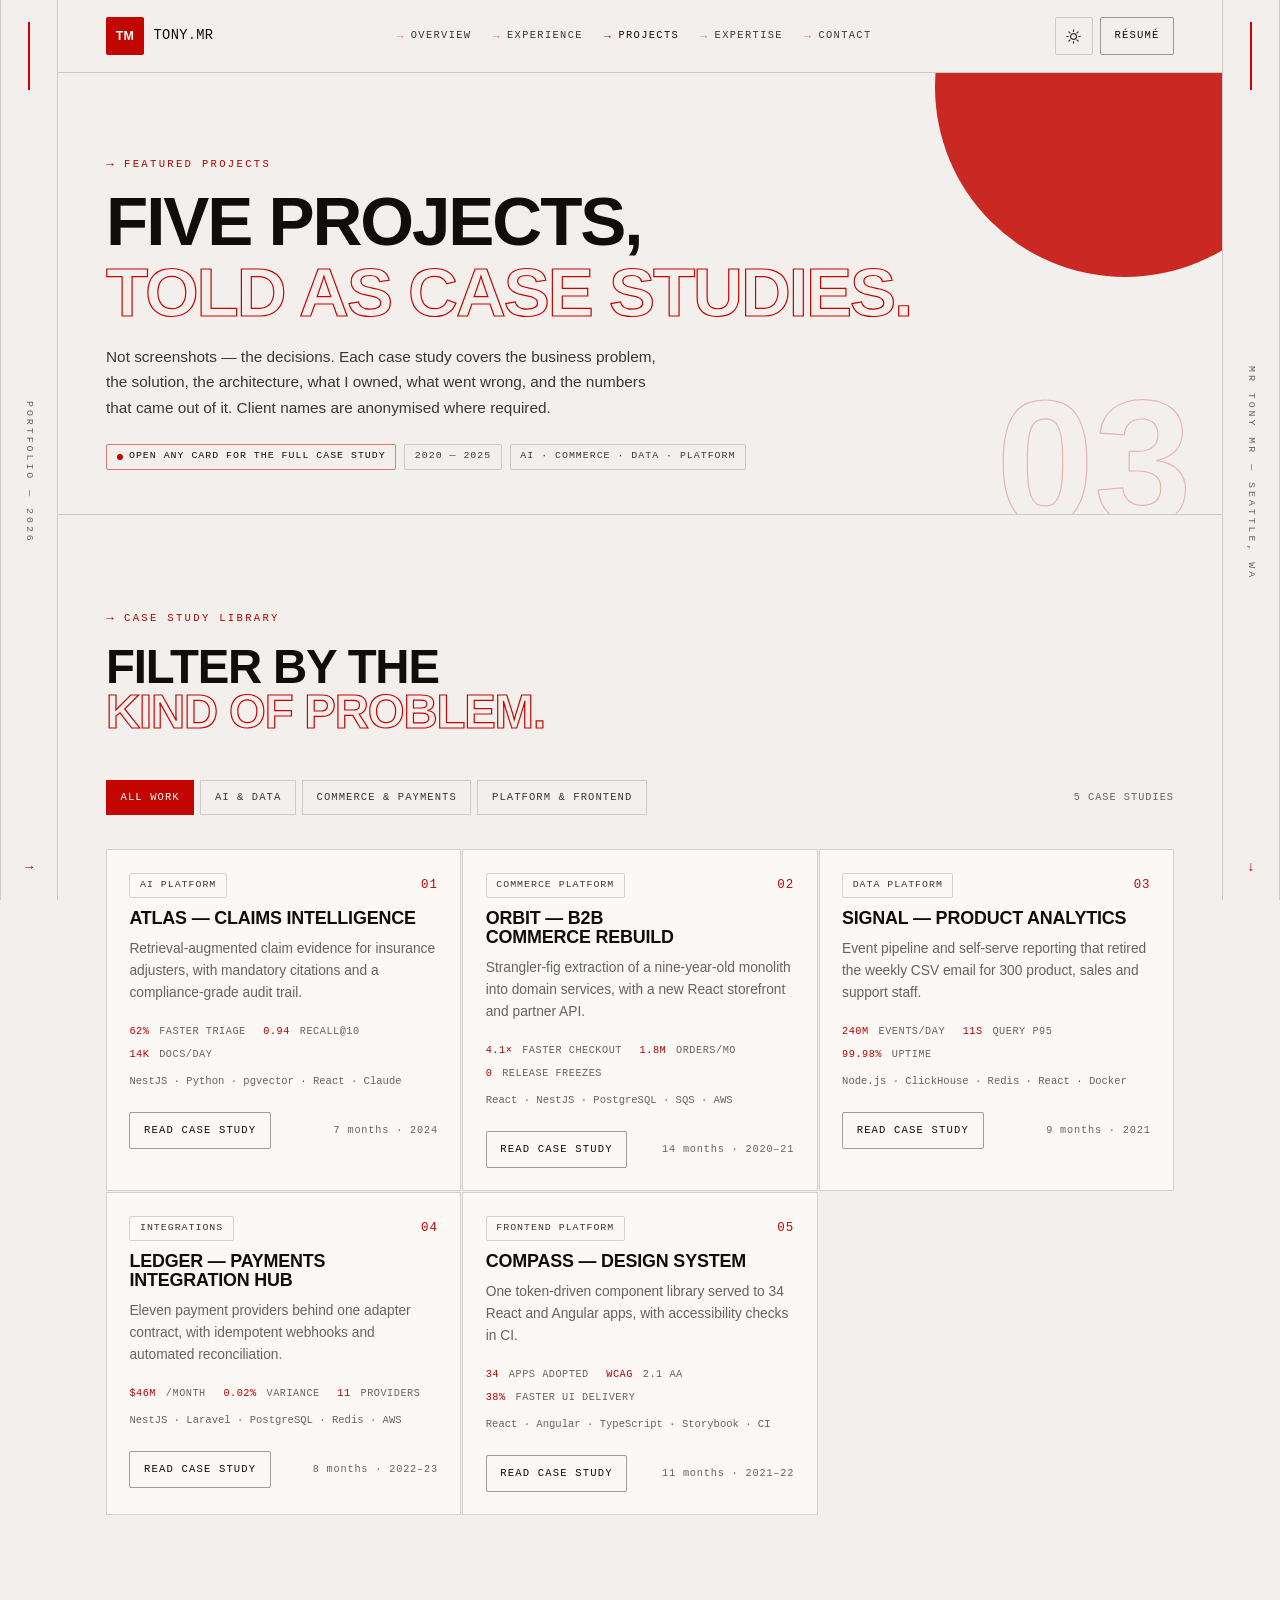
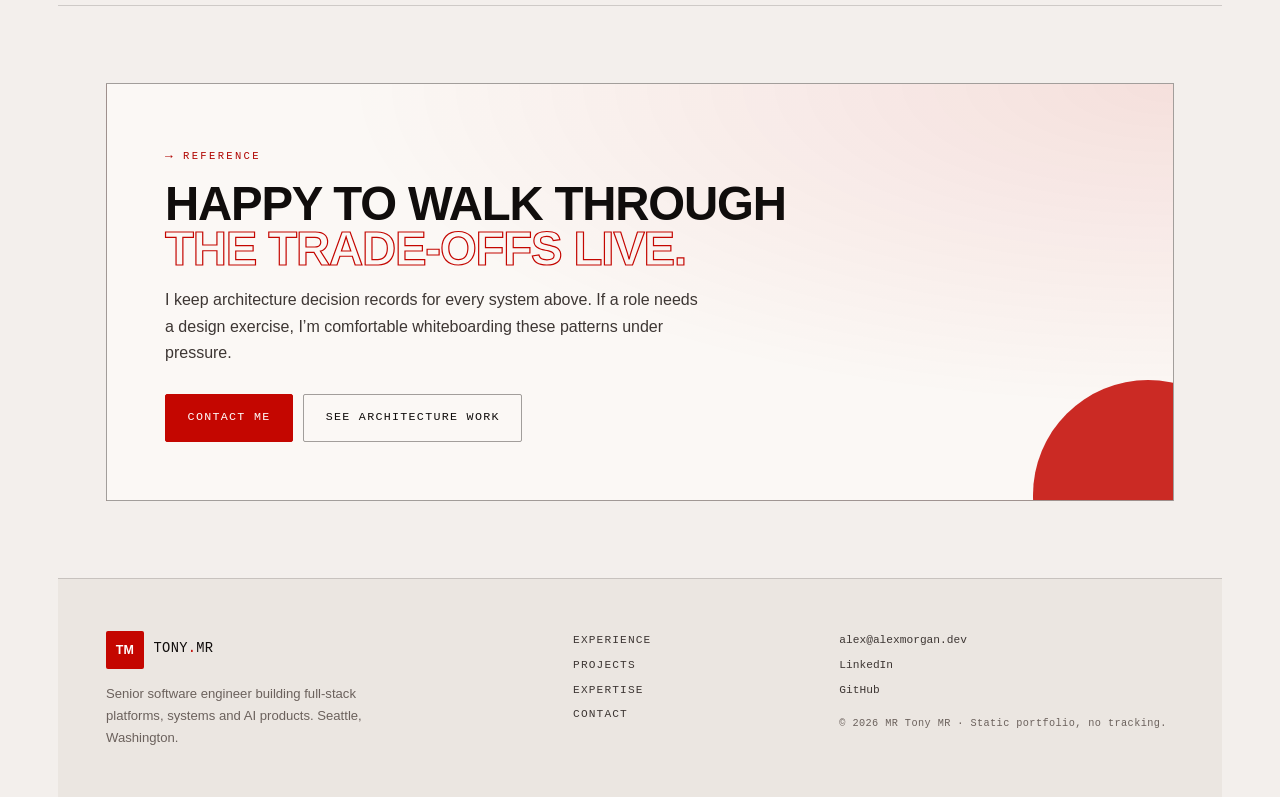
<file: projects.html>
<!doctype html>
<html lang="en" data-theme="dark">
<head>
  <meta charset="utf-8" />
  <meta name="viewport" content="width=device-width, initial-scale=1" />
  <title>Featured Projects — MR Tony MR, Senior Software Engineer</title>
  <meta name="description" content="Five software engineering case studies: AI claims intelligence, B2B commerce re-platforming, product analytics at 240M events/day, a payments integration hub and an accessible design system." />
  <meta name="color-scheme" content="dark light" />
  <meta name="theme-color" content="#070707" />
  <meta property="og:type" content="website" />
  <meta property="og:title" content="Featured Projects — MR Tony MR, Senior Software Engineer" />
  <meta property="og:description" content="Five software engineering case studies: AI claims intelligence, B2B commerce re-platforming, product analytics at 240M events/day, a payments integration hub and an accessible design system." />
  <meta property="og:url" content="https://alexmorgan.dev/projects.html" />
  <meta property="og:image" content="https://alexmorgan.dev/assets/og-image.png" />
  <meta property="og:image:width" content="1200" />
  <meta property="og:image:height" content="630" />
  <meta name="twitter:card" content="summary_large_image" />
  <meta name="twitter:title" content="Featured Projects — MR Tony MR, Senior Software Engineer" />
  <meta name="twitter:description" content="Five software engineering case studies: AI claims intelligence, B2B commerce re-platforming, product analytics at 240M events/day, a payments integration hub and an accessible design system." />
  <link rel="canonical" href="https://alexmorgan.dev/projects.html" />
  <link rel="icon" href="assets/favicon.svg" type="image/svg+xml" />
  <link rel="stylesheet" href="styles.css" />
  <script>
    (function () {
      document.documentElement.classList.add('js');
      try {
        var saved = localStorage.getItem('am-theme');
        var light = window.matchMedia('(prefers-color-scheme: light)').matches;
        document.documentElement.dataset.theme = saved || (light ? 'light' : 'dark');
      } catch (e) { /* keep default */ }
    })();
  </script>
  <script src="js/data.js" defer></script>
</head>
<body>
  <a class="skip-link" href="#main">Skip to content</a>

  <aside class="rail rail-left" aria-hidden="true">
    <span class="rail-bar"></span>
    <span class="rail-text">Portfolio — 2026</span>
    <span class="rail-mark">→</span>
  </aside>
  <aside class="rail rail-right" aria-hidden="true">
    <span class="rail-bar"></span>
    <span class="rail-text">MR Tony MR — Seattle, WA</span>
    <span class="rail-mark">↓</span>
  </aside>

  <header class="site-header" data-header>
    <div class="container header-inner">
      <a class="brand" href="index.html" aria-label="MR Tony MR — overview">
        <span class="brand-mark" aria-hidden="true" data-bind="identity.initials">TM</span>
        <span class="brand-text"><span data-bind="identity.brand.first">tony</span><span class="brand-dot">.</span><span data-bind="identity.brand.last">mr</span></span>
      </a>
      <nav class="nav" aria-label="Primary">
        <a href="index.html"><span class="nav-arrow" aria-hidden="true">→</span>Overview</a>
        <a href="experience.html"><span class="nav-arrow" aria-hidden="true">→</span>Experience</a>
        <a href="projects.html" aria-current="page"><span class="nav-arrow" aria-hidden="true">→</span>Projects</a>
        <a href="expertise.html"><span class="nav-arrow" aria-hidden="true">→</span>Expertise</a>
        <a href="contact.html"><span class="nav-arrow" aria-hidden="true">→</span>Contact</a>
      </nav>
      <div class="header-actions">
        <button class="icon-btn theme-toggle" type="button" data-theme-toggle aria-label="Switch to light theme" title="Switch theme">
          <svg class="icon-sun" viewBox="0 0 24 24" aria-hidden="true" focusable="false"><circle cx="12" cy="12" r="4.2"/><path d="M12 2.6v2.2M12 19.2v2.2M2.6 12h2.2M19.2 12h2.2M5.4 5.4l1.6 1.6M17 17l1.6 1.6M18.6 5.4L17 7M7 17l-1.6 1.6"/></svg>
          <svg class="icon-moon" viewBox="0 0 24 24" aria-hidden="true" focusable="false"><path d="M20.4 14.6A8.6 8.6 0 0 1 9.4 3.6a8.6 8.6 0 1 0 11 11Z"/></svg>
        </button>
        <a class="btn btn-sm btn-ghost header-resume" href="resume.html">Résumé</a>
        <button class="icon-btn nav-toggle" type="button" aria-expanded="false" aria-controls="mobileNav" aria-label="Open menu" data-nav-toggle>
          <span class="burger" aria-hidden="true"><span></span><span></span></span>
        </button>
      </div>
    </div>
    <div class="mobile-nav" id="mobileNav" hidden>
      <nav class="container mobile-nav-inner" aria-label="Mobile">
        <a href="index.html">Overview</a>
        <a href="experience.html">Experience</a>
        <a href="projects.html" aria-current="page">Projects</a>
        <a href="expertise.html">Expertise</a>
        <a href="contact.html">Contact</a>
        <a class="btn btn-primary btn-block" href="resume.html">Download résumé</a>
      </nav>
    </div>
  </header>

  <main id="main">
    <section class="page-head" aria-labelledby="page-title">
      <span class="deco deco-red deco-page" aria-hidden="true"></span>
      <span class="page-index" aria-hidden="true">03</span>
      <div class="container">
        <p class="kicker"><span class="kicker-arrow" aria-hidden="true">→</span> Featured projects</p>
        <h1 class="h1" id="page-title">Five projects, <span class="outline">told as case studies.</span></h1>
        <p class="lead">
          Not screenshots — the decisions. Each case study covers the business problem,
          the solution, the architecture, what I owned, what went wrong, and the numbers
          that came out of it. Client names are anonymised where required.
        </p>
        <div class="page-head-meta">
          <span class="badge badge-live"><span class="pulse"></span> Open any card for the full case study</span>
          <span class="badge">2020 — 2025</span>
          <span class="badge">AI · Commerce · Data · Platform</span>
        </div>
      </div>
    </section>

    <section class="section" aria-labelledby="grid-title">
      <div class="container">
        <div class="section-head">
          <div>
            <p class="kicker"><span class="kicker-arrow" aria-hidden="true">→</span> Case study library</p>
            <h2 class="h2" id="grid-title">Filter by the <span class="outline">kind of problem.</span></h2>
          </div>
        </div>

        <div class="filter-bar" role="group" aria-label="Filter case studies">
          <button class="filter-btn" type="button" data-filter="all" aria-pressed="true">All work</button>
          <button class="filter-btn" type="button" data-filter="ai" aria-pressed="false">AI &amp; data</button>
          <button class="filter-btn" type="button" data-filter="commerce" aria-pressed="false">Commerce &amp; payments</button>
          <button class="filter-btn" type="button" data-filter="platform" aria-pressed="false">Platform &amp; frontend</button>
          <p class="filter-status" role="status" aria-live="polite" data-filter-status>5 case studies</p>
        </div>

        <div class="project-grid">
          <article class="project-card" id="atlas" data-tags="ai" aria-labelledby="proj-atlas">
            <div class="project-card-top">
              <span class="badge">AI platform</span>
              <span class="project-index">01</span>
            </div>
            <h2 id="proj-atlas">Atlas — Claims intelligence</h2>
            <p>Retrieval-augmented claim evidence for insurance adjusters, with mandatory citations and a compliance-grade audit trail.</p>
            <ul class="work-metrics">
              <li><strong>62%</strong> faster triage</li>
              <li><strong>0.94</strong> recall@10</li>
              <li><strong>14k</strong> docs/day</li>
            </ul>
            <span class="work-stack">NestJS · Python · pgvector · React · Claude</span>
            <div class="project-foot">
              <button class="btn btn-ghost btn-sm" type="button" data-case="atlas">Read case study</button>
              <span class="project-index">7 months · 2024</span>
            </div>
          </article>

          <article class="project-card" id="orbit" data-tags="commerce" aria-labelledby="proj-orbit">
            <div class="project-card-top">
              <span class="badge">Commerce platform</span>
              <span class="project-index">02</span>
            </div>
            <h2 id="proj-orbit">Orbit — B2B commerce rebuild</h2>
            <p>Strangler-fig extraction of a nine-year-old monolith into domain services, with a new React storefront and partner API.</p>
            <ul class="work-metrics">
              <li><strong>4.1×</strong> faster checkout</li>
              <li><strong>1.8M</strong> orders/mo</li>
              <li><strong>0</strong> release freezes</li>
            </ul>
            <span class="work-stack">React · NestJS · PostgreSQL · SQS · AWS</span>
            <div class="project-foot">
              <button class="btn btn-ghost btn-sm" type="button" data-case="orbit">Read case study</button>
              <span class="project-index">14 months · 2020–21</span>
            </div>
          </article>

          <article class="project-card" id="signal" data-tags="ai" aria-labelledby="proj-signal">
            <div class="project-card-top">
              <span class="badge">Data platform</span>
              <span class="project-index">03</span>
            </div>
            <h2 id="proj-signal">Signal — Product analytics</h2>
            <p>Event pipeline and self-serve reporting that retired the weekly CSV email for 300 product, sales and support staff.</p>
            <ul class="work-metrics">
              <li><strong>240M</strong> events/day</li>
              <li><strong>11s</strong> query p95</li>
              <li><strong>99.98%</strong> uptime</li>
            </ul>
            <span class="work-stack">Node.js · ClickHouse · Redis · React · Docker</span>
            <div class="project-foot">
              <button class="btn btn-ghost btn-sm" type="button" data-case="signal">Read case study</button>
              <span class="project-index">9 months · 2021</span>
            </div>
          </article>

          <article class="project-card" id="ledger" data-tags="commerce" aria-labelledby="proj-ledger">
            <div class="project-card-top">
              <span class="badge">Integrations</span>
              <span class="project-index">04</span>
            </div>
            <h2 id="proj-ledger">Ledger — Payments integration hub</h2>
            <p>Eleven payment providers behind one adapter contract, with idempotent webhooks and automated reconciliation.</p>
            <ul class="work-metrics">
              <li><strong>$46M</strong> /month</li>
              <li><strong>0.02%</strong> variance</li>
              <li><strong>11</strong> providers</li>
            </ul>
            <span class="work-stack">NestJS · Laravel · PostgreSQL · Redis · AWS</span>
            <div class="project-foot">
              <button class="btn btn-ghost btn-sm" type="button" data-case="ledger">Read case study</button>
              <span class="project-index">8 months · 2022–23</span>
            </div>
          </article>

          <article class="project-card" id="compass" data-tags="platform" aria-labelledby="proj-compass">
            <div class="project-card-top">
              <span class="badge">Frontend platform</span>
              <span class="project-index">05</span>
            </div>
            <h2 id="proj-compass">Compass — Design system</h2>
            <p>One token-driven component library served to 34 React and Angular apps, with accessibility checks in CI.</p>
            <ul class="work-metrics">
              <li><strong>34</strong> apps adopted</li>
              <li><strong>WCAG</strong> 2.1 AA</li>
              <li><strong>38%</strong> faster UI delivery</li>
            </ul>
            <span class="work-stack">React · Angular · TypeScript · Storybook · CI</span>
            <div class="project-foot">
              <button class="btn btn-ghost btn-sm" type="button" data-case="compass">Read case study</button>
              <span class="project-index">11 months · 2021–22</span>
            </div>
          </article>
        </div>
      </div>
    </section>

    <section class="section cta-section" aria-labelledby="proj-cta-title">
      <div class="container">
        <div class="cta-card">
          <span class="deco deco-red deco-cta" aria-hidden="true"></span>
          <p class="kicker"><span class="kicker-arrow" aria-hidden="true">→</span> Reference</p>
          <h2 class="h2" id="proj-cta-title">Happy to walk through <span class="outline">the trade-offs live.</span></h2>
          <p class="cta-sub">I keep architecture decision records for every system above. If a role needs a design exercise, I’m comfortable whiteboarding these patterns under pressure.</p>
          <div class="hero-actions">
            <a class="btn btn-primary" href="contact.html">Contact me</a>
            <a class="btn btn-ghost" href="expertise.html">See architecture work</a>
          </div>
        </div>
      </div>
    </section>

    <!-- ============================ CASE STUDY DIALOG ============================ -->
    <dialog class="case-dialog" id="caseDialog" aria-label="Case study details">
      <div class="case-shell">
        <div class="case-bar">
          <span class="case-bar-label">Case study</span>
          <button class="case-close" type="button" data-case-close aria-label="Close case study">
            <svg viewBox="0 0 24 24" aria-hidden="true" focusable="false"><path d="M6 6l12 12M18 6 6 18"/></svg>
          </button>
        </div>
        <div class="case-inner" data-case-body></div>
      </div>
    </dialog>

    <!-- ---------- Templates: one per case study ---------- -->
    <template id="tpl-atlas">
      <span class="badge">AI platform · Insurance</span>
      <h2 class="case-title">Atlas — Claims intelligence</h2>
      <p class="case-summary">
        A retrieval-augmented assistant that reads policy wordings, endorsements and claim
        notes, then assembles cited claim evidence for adjusters at a mid-market insurer
        handling 14,000 documents a day.
      </p>
      <dl class="case-meta">
        <div><dt>Role</dt><dd>Lead engineer &amp; architect</dd></div>
        <div><dt>Timeline</dt><dd>7 months, 2024</dd></div>
        <div><dt>Team</dt><dd>4 engineers, 1 PM, 2 domain experts</dd></div>
        <div><dt>Surface</dt><dd>Internal console + REST API</dd></div>
      </dl>

      <div class="case-block">
        <h4>Business problem</h4>
        <p>
          Adjusters spent roughly 45 minutes per claim reconciling coverage across policy
          PDFs, endorsements and 12 upstream systems. An audit found 18% of decisions were
          reopened because an exclusion had been missed. The insurer had tried an
          off-the-shelf chat assistant, but it could not cite sources, so compliance
          rejected it and adjusters stopped trusting it after two weeks.
        </p>
      </div>

      <div class="case-block">
        <h4>Solution</h4>
        <p>
          Atlas ingests policy documents on a versioned schedule, chunks at clause
          boundaries rather than fixed token windows, and retrieves with a hybrid of
          BM25 keyword search and embedding similarity before reranking the top 40
          candidates. Claude then extracts structured coverage fields into a schema
          validated with Zod. Every answer must carry clause-level citations; the API
          refuses to return an answer with none. A review console lets adjusters accept,
          edit or reject each field, and all of it lands in an append-only audit log.
        </p>
      </div>

      <div class="case-block">
        <h4>Architecture</h4>
        <ol class="arch-stack">
          <li><span>01</span><span>React console with streaming answers and side-by-side clause viewer</span></li>
          <li><span>02</span><span>NestJS API: OIDC auth, tenant scoping, audit log, feedback capture</span></li>
          <li><span>03</span><span>Python ingestion workers: OCR, clause splitter, embedding and versioning</span></li>
          <li><span>04</span><span>PostgreSQL + pgvector for clauses; S3 for source PDFs; Redis for query cache</span></li>
          <li><span>05</span><span>Retrieval service: hybrid search, cross-encoder rerank, citation builder</span></li>
          <li><span>06</span><span>LLM orchestrator: Claude primary, GPT-4o fallback, schema validation, budget guard</span></li>
          <li><span>07</span><span>Nightly eval harness on a 480-claim golden set with recall and citation accuracy</span></li>
        </ol>
      </div>

      <div class="case-block">
        <h4>Technologies</h4>
        <div class="tag-row">
          <span class="tag">TypeScript</span><span class="tag">React</span><span class="tag">NestJS</span>
          <span class="tag">Python</span><span class="tag">PostgreSQL</span><span class="tag">pgvector</span>
          <span class="tag">Redis</span><span class="tag">AWS</span><span class="tag">Docker</span>
          <span class="tag">Claude</span><span class="tag">OpenAI</span>
        </div>
      </div>

      <div class="case-cols">
        <div class="case-block">
          <h4>Key responsibilities</h4>
          <ul class="case-list">
            <li>Owned architecture and the ADRs for retrieval, citation and fallback strategy.</li>
            <li>Set retrieval quality targets with the compliance lead and built the eval harness that measured them.</li>
            <li>Designed tenant isolation, PII redaction and the audit trail required for sign-off.</li>
            <li>Mentored two engineers on prompt evaluation and structured output validation.</li>
          </ul>
        </div>
        <div class="case-block">
          <h4>Challenges</h4>
          <ul class="case-list">
            <li><strong>Scanned, 400-page PDFs:</strong> table extraction failed on 8% of documents; added layout-aware parsing plus a manual review queue.</li>
            <li><strong>Hallucinated exclusions:</strong> fixed by refusing unsupported answers and measuring citation accuracy instead of fluency.</li>
            <li><strong>Latency vs. quality:</strong> reranking cost 900ms; cached retrieval per policy version to keep p95 at 3.8s.</li>
            <li><strong>Cost control:</strong> per-tenant token budgets and a cheaper model for routine extractions cut spend 31%.</li>
          </ul>
        </div>
      </div>

      <div class="case-block">
        <h4>Outcomes</h4>
        <div class="case-metrics">
          <div class="case-metric"><strong>45 → 17 min</strong><span>Average claim triage time</span></div>
          <div class="case-metric"><strong>0.94</strong><span>Recall@10 on the golden set</span></div>
          <div class="case-metric"><strong>94%</strong><span>Citation accuracy in the compliance audit</span></div>
          <div class="case-metric"><strong>$0.11</strong><span>Average model cost per claim</span></div>
        </div>
      </div>
    </template>

    <template id="tpl-orbit">
      <span class="badge">Commerce platform · B2B</span>
      <h2 class="case-title">Orbit — B2B commerce rebuild</h2>
      <p class="case-summary">
        A nine-year-old Rails and Angular monolith served 1.8M orders a month, but every
        release required a two-hour commerce freeze. We extracted the ordering domain
        into services and rebuilt the storefront without pausing the business.
      </p>
      <dl class="case-meta">
        <div><dt>Role</dt><dd>Technical lead, squad of 3</dd></div>
        <div><dt>Timeline</dt><dd>14 months, 2020–2021</dd></div>
        <div><dt>Team</dt><dd>3 engineers, 1 designer, 1 PM</dd></div>
        <div><dt>Surface</dt><dd>Web storefront, admin, partner API</dd></div>
      </dl>

      <div class="case-block">
        <h4>Business problem</h4>
        <p>
          B2B customers configured pricing and ordering through an eleven-step checkout
          that took 28 seconds on a good connection. Pricing rules lived in stored
          procedures that only two people understood, partner onboarding took six weeks
          of engineering time, and releases were batched into overnight windows because
          the monolith could not be deployed safely during trading hours.
        </p>
      </div>

      <div class="case-block">
        <h4>Solution</h4>
        <p>
          We used a strangler-fig migration: an API gateway routed traffic per route to
          either the monolith or the new services, with shadow traffic and feature flags
          controlling cutover. Catalog, pricing, cart, orders and partner integrations
          became five NestJS services on PostgreSQL, with order lifecycle events on SQS.
          A new React storefront used server-state caching, optimistic cart updates and
          a checkout reduced to four steps with saved buyer profiles.
        </p>
      </div>

      <div class="case-block">
        <h4>Architecture</h4>
        <ol class="arch-stack">
          <li><span>01</span><span>React + TypeScript storefront with route-level code splitting</span></li>
          <li><span>02</span><span>API gateway for auth, routing, rate limits and request tracing</span></li>
          <li><span>03</span><span>Five NestJS domain services with transactional outbox to SQS</span></li>
          <li><span>04</span><span>PostgreSQL per service with read replicas; Redis for pricing and cart cache</span></li>
          <li><span>05</span><span>Partner API with scoped keys, idempotency and OpenAPI-generated clients</span></li>
          <li><span>06</span><span>GitHub Actions pipeline with contract tests, canary deploys and auto-rollback</span></li>
        </ol>
      </div>

      <div class="case-block">
        <h4>Technologies</h4>
        <div class="tag-row">
          <span class="tag">React</span><span class="tag">TypeScript</span><span class="tag">NestJS</span>
          <span class="tag">Node.js</span><span class="tag">PostgreSQL</span><span class="tag">Redis</span>
          <span class="tag">AWS SQS / ECS</span><span class="tag">Docker</span><span class="tag">GitHub Actions</span>
          <span class="tag">Datadog</span>
        </div>
      </div>

      <div class="case-cols">
        <div class="case-block">
          <h4>Key responsibilities</h4>
          <ul class="case-list">
            <li>Sequenced the migration and wrote the API contracts shared by old and new systems.</li>
            <li>Ran the cutover plan: traffic percentages, rollback criteria, and on-call coverage per release.</li>
            <li>Set performance budgets for the storefront and enforced them in CI with Lighthouse CI.</li>
            <li>Partnered with finance to encode pricing rules as versioned, testable configuration.</li>
          </ul>
        </div>
        <div class="case-block">
          <h4>Challenges</h4>
          <ul class="case-list">
            <li><strong>Dual-write consistency:</strong> orders existed in both systems during migration; solved with an outbox plus reconciliation job.</li>
            <li><strong>Pricing archaeology:</strong> 340 stored-procedure rules were reverse-engineered into 96 configurable rules with regression fixtures.</li>
            <li><strong>Angular and React in parallel:</strong> shared design tokens and API clients kept both front ends consistent.</li>
            <li><strong>No freezes:</strong> every service shipped behind a flag, so a bad deploy rolled back in under a minute.</li>
          </ul>
        </div>
      </div>

      <div class="case-block">
        <h4>Outcomes</h4>
        <div class="case-metrics">
          <div class="case-metric"><strong>28s → 6.8s</strong><span>End-to-end checkout time</span></div>
          <div class="case-metric"><strong>+18%</strong><span>Checkout conversion</span></div>
          <div class="case-metric"><strong>0</strong><span>Release freezes after month four</span></div>
          <div class="case-metric"><strong>9 days</strong><span>Partner onboarding, down from 6 weeks</span></div>
        </div>
      </div>
    </template>

    <template id="tpl-signal">
      <span class="badge">Data platform · Analytics</span>
      <h2 class="case-title">Signal — Product analytics</h2>
      <p class="case-summary">
        An event pipeline and self-serve reporting layer that replaced weekly CSV exports
        with near-real-time product metrics for 300 internal users.
      </p>
      <dl class="case-meta">
        <div><dt>Role</dt><dd>Backend &amp; platform lead</dd></div>
        <div><dt>Timeline</dt><dd>9 months, 2021</dd></div>
        <div><dt>Team</dt><dd>2 engineers, 1 analyst, 1 PM</dd></div>
        <div><dt>Surface</dt><dd>Ingestion SDK, query API, dashboards</dd></div>
      </dl>

      <div class="case-block">
        <h4>Business problem</h4>
        <p>
          Product decisions relied on a weekly analyst export. By the time a funnel report
          arrived it described behaviour from nine days earlier, and the definitions of
          “active account” differed between three teams. As instrumentation grew, the
          reporting queries stopped finishing at all — the largest funnel timed out after
          twenty minutes.
        </p>
      </div>

      <div class="case-block">
        <h4>Solution</h4>
        <p>
          We defined a typed event schema with a governance process, shipped browser and
          Node SDKs that validate before sending, and buffered ingestion through SQS into
          batched Node workers writing to ClickHouse. A semantic layer holds metric
          definitions in version control, so a dashboard and an API cannot disagree. A
          React dashboard builder exposes dimensions and filters without exposing SQL.
        </p>
      </div>

      <div class="case-block">
        <h4>Architecture</h4>
        <ol class="arch-stack">
          <li><span>01</span><span>Browser / server SDKs with schema validation and offline retry</span></li>
          <li><span>02</span><span>Ingestion API on Node.js, authenticated per workspace, writes to SQS</span></li>
          <li><span>03</span><span>Worker fleet batching 5k events or 2s, with dedupe on event id</span></li>
          <li><span>04</span><span>ClickHouse for event storage; PostgreSQL for metric definitions and permissions</span></li>
          <li><span>05</span><span>Redis counters for live “today” metrics; nightly materialised rollups</span></li>
          <li><span>06</span><span>React dashboard builder querying a typed metrics API, never raw SQL</span></li>
        </ol>
      </div>

      <div class="case-block">
        <h4>Technologies</h4>
        <div class="tag-row">
          <span class="tag">Node.js</span><span class="tag">TypeScript</span><span class="tag">ClickHouse</span>
          <span class="tag">PostgreSQL</span><span class="tag">Redis</span><span class="tag">AWS</span>
          <span class="tag">React</span><span class="tag">Docker</span><span class="tag">OpenTelemetry</span>
        </div>
      </div>

      <div class="case-cols">
        <div class="case-block">
          <h4>Key responsibilities</h4>
          <ul class="case-list">
            <li>Designed the event contract, SDK ergonomics and schema-evolution rules.</li>
            <li>Owned query performance, storage cost and the 99.9% ingestion SLO.</li>
            <li>Worked with the analyst to migrate 40 spreadsheet metrics into versioned definitions.</li>
            <li>Ran the 14-month historical backfill with verification checkpoints.</li>
          </ul>
        </div>
        <div class="case-block">
          <h4>Challenges</h4>
          <ul class="case-list">
            <li><strong>Duplicate and late events:</strong> idempotent writes on event id plus watermarks made rollups deterministic.</li>
            <li><strong>Cardinality explosion:</strong> capped high-cardinality dimensions and added sampling for exploratory queries.</li>
            <li><strong>Definition drift:</strong> a semantic layer with review ownership ended the “whose number is right?” debate.</li>
            <li><strong>Cost:</strong> tiered retention held storage growth to 12% while volume tripled.</li>
          </ul>
        </div>
      </div>

      <div class="case-block">
        <h4>Outcomes</h4>
        <div class="case-metrics">
          <div class="case-metric"><strong>240M</strong><span>Events ingested per day</span></div>
          <div class="case-metric"><strong>11s → 20min</strong><span>p95 funnel query, now vs. before</span></div>
          <div class="case-metric"><strong>300</strong><span>Weekly active internal users</span></div>
          <div class="case-metric"><strong>82%</strong><span>Drop in manually exported CSVs</span></div>
        </div>
      </div>
    </template>

    <template id="tpl-ledger">
      <span class="badge">Integrations · Payments</span>
      <h2 class="case-title">Ledger — Payments integration hub</h2>
      <p class="case-summary">
        Eleven payment providers, each integrated ad hoc over four years, unified behind
        one adapter contract with idempotent webhooks and automated reconciliation for
        $46M of monthly volume.
      </p>
      <dl class="case-meta">
        <div><dt>Role</dt><dd>Lead engineer</dd></div>
        <div><dt>Timeline</dt><dd>8 months, 2022–2023</dd></div>
        <div><dt>Team</dt><dd>3 engineers, finance ops, compliance</dd></div>
        <div><dt>Surface</dt><dd>Payments API, webhook inbox, ops console</dd></div>
      </dl>

      <div class="case-block">
        <h4>Business problem</h4>
        <p>
          Each provider had its own integration, retry behaviour and data shape. Failed
          webhooks meant payments silently stalled, and finance reconciled settlements in
          spreadsheets. Locating a single settlement mismatch took three days on average,
          and a duplicate capture incident cost the company $18,000 in refunds.
        </p>
      </div>

      <div class="case-block">
        <h4>Solution</h4>
        <p>
          The hub normalises every provider into one payment state machine with explicit
          transitions and idempotency keys. Inbound webhooks land in a durable inbox and
          are processed asynchronously, so a provider retry can never create a second
          charge and any event can be replayed. A reconciliation worker compares provider
          settlements against internal ledger entries daily, opening an exception with a
          full trace instead of an email thread.
        </p>
      </div>

      <div class="case-block">
        <h4>Architecture</h4>
        <ol class="arch-stack">
          <li><span>01</span><span>Provider adapters implementing a shared contract (charge, refund, capture, payout)</span></li>
          <li><span>02</span><span>NestJS hub service with an idempotent command API and state machine</span></li>
          <li><span>03</span><span>Durable webhook inbox with signature verification, replay and dead-letter queue</span></li>
          <li><span>04</span><span>PostgreSQL ledger with double-entry rows and immutable audit events</span></li>
          <li><span>05</span><span>Laravel services retained for legacy provider adapters, called over internal HTTP</span></li>
          <li><span>06</span><span>Daily reconciliation worker and an ops console for exceptions</span></li>
        </ol>
      </div>

      <div class="case-block">
        <h4>Technologies</h4>
        <div class="tag-row">
          <span class="tag">NestJS</span><span class="tag">TypeScript</span><span class="tag">Laravel / PHP</span>
          <span class="tag">PostgreSQL</span><span class="tag">Redis</span><span class="tag">AWS</span>
          <span class="tag">Docker</span><span class="tag">Stripe</span><span class="tag">Adyen</span>
          <span class="tag">PayPal</span>
        </div>
      </div>

      <div class="case-cols">
        <div class="case-block">
          <h4>Key responsibilities</h4>
          <ul class="case-list">
            <li>Defined the adapter contract and the canonical payment state machine.</li>
            <li>Designed idempotency and replay so retries and backfills were safe by construction.</li>
            <li>Worked with finance to encode reconciliation rules and variance thresholds.</li>
            <li>Wrote the runbooks for webhook storms and provider outages.</li>
          </ul>
        </div>
        <div class="case-block">
          <h4>Challenges</h4>
          <ul class="case-list">
            <li><strong>Four money representations:</strong> normalised at the adapter boundary with exact decimal arithmetic.</li>
            <li><strong>Settlement cutoffs:</strong> providers settle in different timezones; reconciliation windows are explicit per provider.</li>
            <li><strong>Historical replay:</strong> 90 days of webhook history reprocessed with zero duplicate charges.</li>
            <li><strong>PCI scope:</strong> tokenised fields only, no card data in our systems.</li>
          </ul>
        </div>
      </div>

      <div class="case-block">
        <h4>Outcomes</h4>
        <div class="case-metrics">
          <div class="case-metric"><strong>0.02%</strong><span>Reconciliation variance, from 1.4%</span></div>
          <div class="case-metric"><strong>99.99%</strong><span>Webhook processing success</span></div>
          <div class="case-metric"><strong>20 min</strong><span>To trace a mismatch, from 3 days</span></div>
          <div class="case-metric"><strong>$46M</strong><span>Monthly volume on the hub</span></div>
        </div>
      </div>
    </template>

    <template id="tpl-compass">
      <span class="badge">Frontend platform · Design system</span>
      <h2 class="case-title">Compass — Design system</h2>
      <p class="case-summary">
        Six design systems and three component libraries across 34 front-end apps became
        one token-driven library — served to both React and Angular teams, with
        accessibility enforced in CI rather than in audits.
      </p>
      <dl class="case-meta">
        <div><dt>Role</dt><dd>Frontend platform lead</dd></div>
        <div><dt>Timeline</dt><dd>11 months, 2021–2022</dd></div>
        <div><dt>Team</dt><dd>2 engineers, 1 designer, 9 consuming teams</dd></div>
        <div><dt>Surface</dt><dd>Component library, docs, CI tooling</dd></div>
      </dl>

      <div class="case-block">
        <h4>Business problem</h4>
        <p>
          Every product team rebuilt the same button. Visual inconsistencies were visible
          to customers, an accessibility audit failed 41 WCAG criteria across 28 flows,
          and onboarding a designer meant learning which of six systems a screen used.
          Front-end feature work was slow because shared behaviour was copy-pasted rather
          than owned.
        </p>
      </div>

      <div class="case-block">
        <h4>Solution</h4>
        <p>
          Compass is a monorepo of design tokens, 120 components and framework wrappers
          for React and Angular, documented in Storybook with usage rules and do/don’t
          examples. Tokens are CSS custom properties, so theming (including dark mode)
          costs nothing at runtime. CI runs axe-core, visual regression and bundle-size
          budgets on every pull request, and codemods moved nine apps off the old
          libraries in a quarter.
        </p>
      </div>

      <div class="case-block">
        <h4>Architecture</h4>
        <ol class="arch-stack">
          <li><span>01</span><span>Design token source (JSON) compiled to CSS custom properties and TS types</span></li>
          <li><span>02</span><span>Headless primitives in TypeScript with framework-agnostic behaviour</span></li>
          <li><span>03</span><span>Thin React and Angular wrappers sharing the same accessibility contract</span></li>
          <li><span>04</span><span>Storybook documentation with interaction tests and a11y reports</span></li>
          <li><span>05</span><span>GitHub Actions pipeline: type check, axe-core, Playwright visual diffs, size budgets</span></li>
          <li><span>06</span><span>Adoption dashboard tracking imports per app and deprecated component usage</span></li>
        </ol>
      </div>

      <div class="case-block">
        <h4>Technologies</h4>
        <div class="tag-row">
          <span class="tag">React</span><span class="tag">Angular</span><span class="tag">TypeScript</span>
          <span class="tag">CSS custom properties</span><span class="tag">Storybook</span>
          <span class="tag">Playwright</span><span class="tag">axe-core</span><span class="tag">GitHub Actions</span>
        </div>
      </div>

      <div class="case-cols">
        <div class="case-block">
          <h4>Key responsibilities</h4>
          <ul class="case-list">
            <li>Owned token architecture, component API conventions and the contribution model.</li>
            <li>Ran accessibility training for 40 engineers and designers.</li>
            <li>Planned adoption app by app, with codemods and a deprecation path instead of a big-bang migration.</li>
            <li>Reported adoption, bundle size and a11y status to engineering leadership monthly.</li>
          </ul>
        </div>
        <div class="case-block">
          <h4>Challenges</h4>
          <ul class="case-list">
            <li><strong>Two frameworks:</strong> duplicating components would drift, so behaviour lives in headless primitives.</li>
            <li><strong>Theming cost:</strong> runtime CSS-in-JS increased bundle size; CSS variables removed 22% of shipped CSS.</li>
            <li><strong>Breaking changes:</strong> semver plus non-optional codemods kept 34 apps moving without a freeze.</li>
            <li><strong>Trust:</strong> a public roadmap and office hours prevented a shadow library from reappearing.</li>
          </ul>
        </div>
      </div>

      <div class="case-block">
        <h4>Outcomes</h4>
        <div class="case-metrics">
          <div class="case-metric"><strong>34</strong><span>Apps on one component library</span></div>
          <div class="case-metric"><strong>WCAG 2.1 AA</strong><span>Across 28 audited flows</span></div>
          <div class="case-metric"><strong>38%</strong><span>Faster UI feature delivery</span></div>
          <div class="case-metric"><strong>-22%</strong><span>CSS bundle size after token migration</span></div>
        </div>
      </div>
    </template>
  </main>

  <footer class="site-footer">
    <div class="container footer-grid">
      <div class="footer-brand">
        <a class="brand" href="index.html" aria-label="MR Tony MR — overview">
          <span class="brand-mark" aria-hidden="true" data-bind="identity.initials">TM</span>
          <span class="brand-text"><span data-bind="identity.brand.first">tony</span><span class="brand-dot">.</span><span data-bind="identity.brand.last">mr</span></span>
        </a>
        <p>Senior software engineer building full-stack platforms, systems and AI products. Seattle, Washington.</p>
      </div>
      <nav class="footer-nav" aria-label="Footer">
        <a href="experience.html">Experience</a>
        <a href="projects.html">Projects</a>
        <a href="expertise.html">Expertise</a>
        <a href="contact.html">Contact</a>
      </nav>
      <div class="footer-meta">
        <a href="mailto:alex@alexmorgan.dev" data-bind-href="identity.mailto" data-bind="identity.email">alex@alexmorgan.dev</a>
        <a href="https://www.linkedin.com/in/alexmorgan-dev" data-bind-href="social.linkedin.url" rel="noopener">LinkedIn</a>
        <a href="https://github.com/alexmorgan-dev" data-bind-href="social.github.url" rel="noopener">GitHub</a>
        <p class="footer-note">&copy; <span data-year>2025</span> <span data-bind="identity.name">MR Tony MR</span> · Static portfolio, no tracking.</p>
      </div>
    </div>
  </footer>

  <div class="toast" role="status" aria-live="polite" data-toast hidden></div>
  <script src="app.js" defer></script>
</body>
</html>
</file>
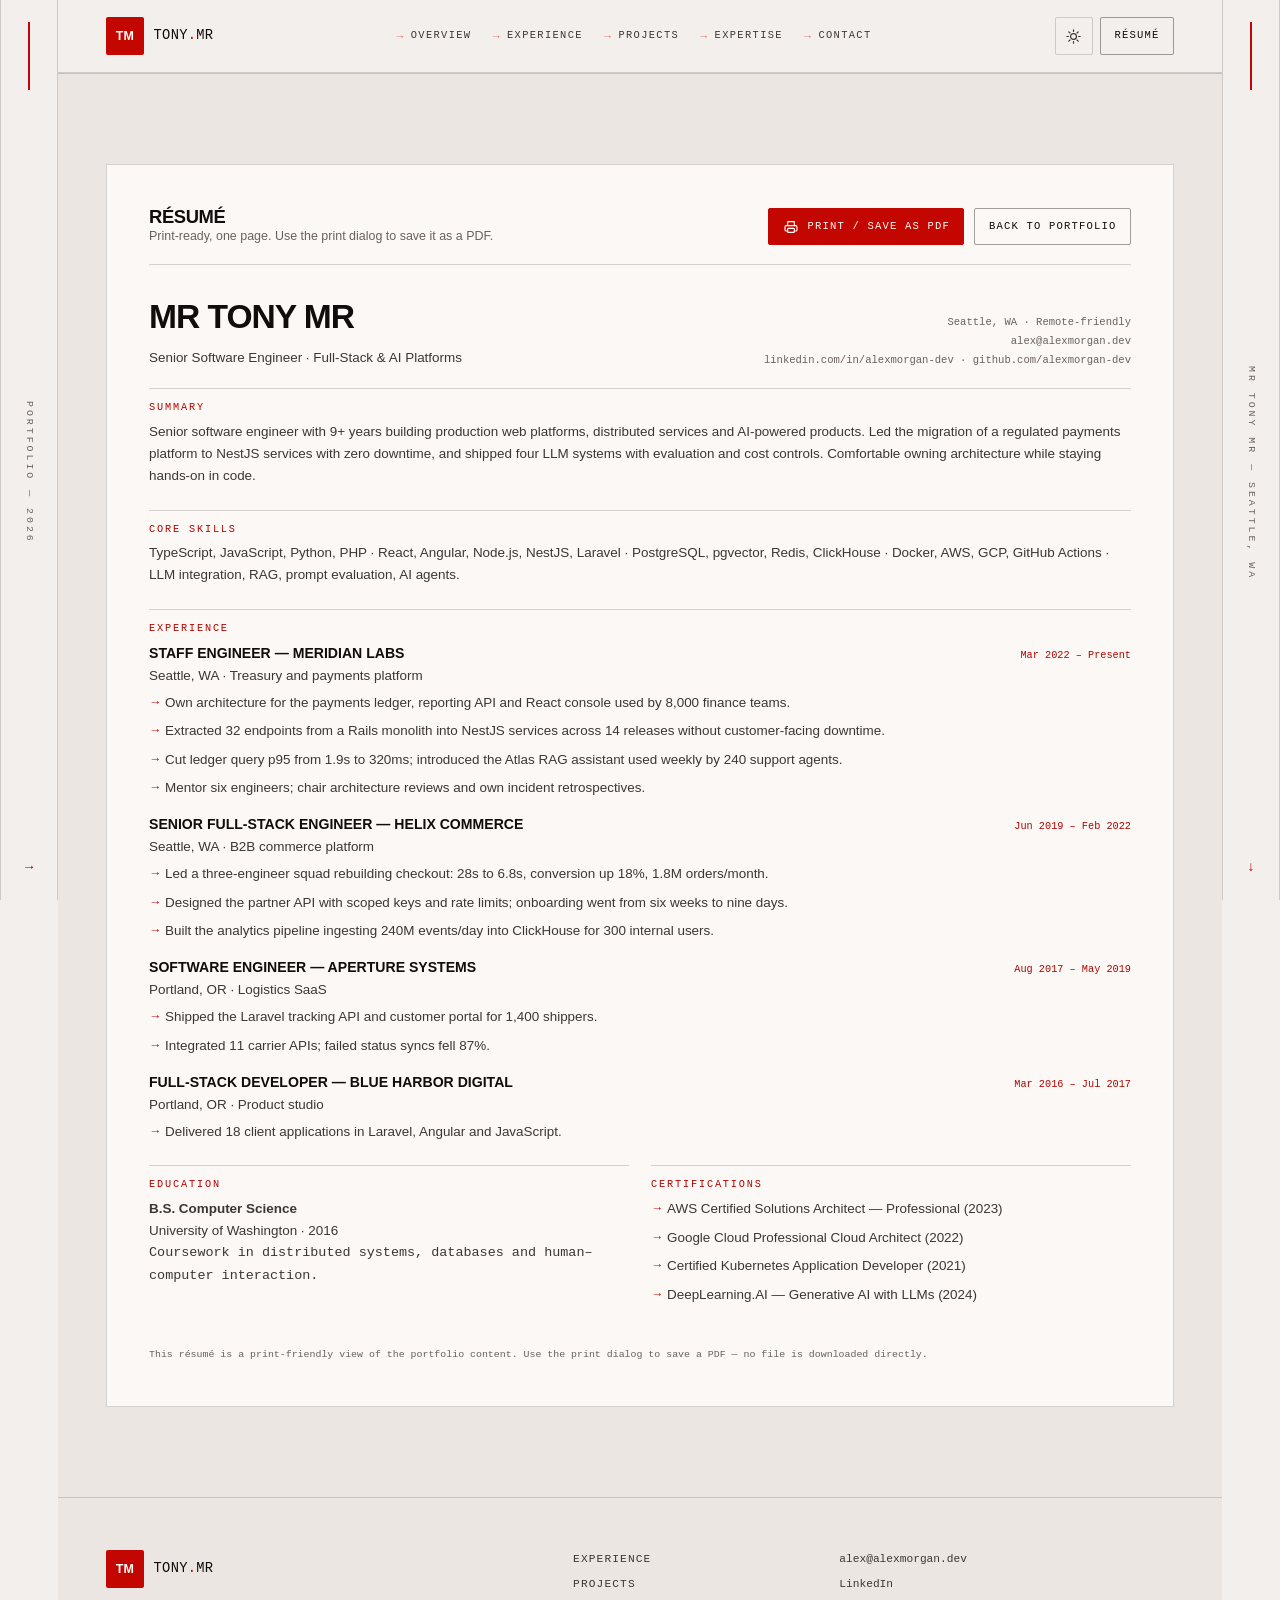
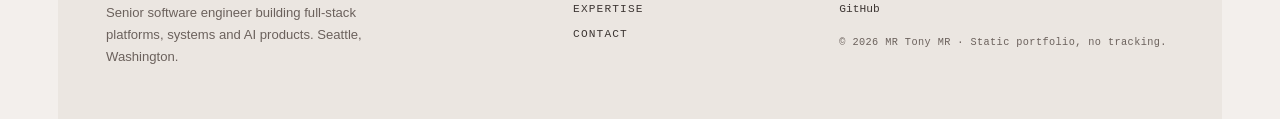
<file: resume.html>
<!doctype html>
<html lang="en" data-theme="dark">
<head>
  <meta charset="utf-8" />
  <meta name="viewport" content="width=device-width, initial-scale=1" />
  <title>Résumé — MR Tony MR, Senior Software Engineer</title>
  <meta name="description" content="Print-ready one-page résumé for MR Tony MR, a senior software engineer with 9+ years building full-stack platforms, distributed systems and production AI." />
  <meta name="color-scheme" content="dark light" />
  <meta name="theme-color" content="#070707" />
  <meta property="og:type" content="website" />
  <meta property="og:title" content="Résumé — MR Tony MR, Senior Software Engineer" />
  <meta property="og:description" content="Print-ready one-page résumé: experience, skills, education and certifications." />
  <meta property="og:url" content="https://alexmorgan.dev/resume.html" />
  <meta property="og:image" content="https://alexmorgan.dev/assets/og-image.png" />
  <meta property="og:image:width" content="1200" />
  <meta property="og:image:height" content="630" />
  <meta name="twitter:card" content="summary_large_image" />
  <meta name="twitter:title" content="Résumé — MR Tony MR, Senior Software Engineer" />
  <meta name="twitter:description" content="Print-ready one-page résumé: experience, skills, education and certifications." />
  <link rel="canonical" href="https://alexmorgan.dev/resume.html" />
  <link rel="icon" href="assets/favicon.svg" type="image/svg+xml" />
  <link rel="stylesheet" href="styles.css" />
  <script>
    (function () {
      document.documentElement.classList.add('js');
      try {
        var saved = localStorage.getItem('am-theme');
        var light = window.matchMedia('(prefers-color-scheme: light)').matches;
        document.documentElement.dataset.theme = saved || (light ? 'light' : 'dark');
      } catch (e) { /* keep default */ }
    })();
  </script>
  <script src="js/data.js" defer></script>
</head>
<body>
  <a class="skip-link" href="#main">Skip to content</a>

  <aside class="rail rail-left" aria-hidden="true">
    <span class="rail-bar"></span>
    <span class="rail-text">Portfolio — 2026</span>
    <span class="rail-mark">→</span>
  </aside>
  <aside class="rail rail-right" aria-hidden="true">
    <span class="rail-bar"></span>
    <span class="rail-text">MR Tony MR — Seattle, WA</span>
    <span class="rail-mark">↓</span>
  </aside>

  <header class="site-header" data-header>
    <div class="container header-inner">
      <a class="brand" href="index.html" aria-label="MR Tony MR — overview">
        <span class="brand-mark" aria-hidden="true" data-bind="identity.initials">TM</span>
        <span class="brand-text"><span data-bind="identity.brand.first">tony</span><span class="brand-dot">.</span><span data-bind="identity.brand.last">mr</span></span>
      </a>
      <nav class="nav" aria-label="Primary">
        <a href="index.html"><span class="nav-arrow" aria-hidden="true">→</span>Overview</a>
        <a href="experience.html"><span class="nav-arrow" aria-hidden="true">→</span>Experience</a>
        <a href="projects.html"><span class="nav-arrow" aria-hidden="true">→</span>Projects</a>
        <a href="expertise.html"><span class="nav-arrow" aria-hidden="true">→</span>Expertise</a>
        <a href="contact.html"><span class="nav-arrow" aria-hidden="true">→</span>Contact</a>
      </nav>
      <div class="header-actions">
        <button class="icon-btn theme-toggle" type="button" data-theme-toggle aria-label="Switch to light theme" title="Switch theme">
          <svg class="icon-sun" viewBox="0 0 24 24" aria-hidden="true" focusable="false"><circle cx="12" cy="12" r="4.2"/><path d="M12 2.6v2.2M12 19.2v2.2M2.6 12h2.2M19.2 12h2.2M5.4 5.4l1.6 1.6M17 17l1.6 1.6M18.6 5.4L17 7M7 17l-1.6 1.6"/></svg>
          <svg class="icon-moon" viewBox="0 0 24 24" aria-hidden="true" focusable="false"><path d="M20.4 14.6A8.6 8.6 0 0 1 9.4 3.6a8.6 8.6 0 1 0 11 11Z"/></svg>
        </button>
        <a class="btn btn-sm btn-ghost header-resume" href="resume.html" aria-current="page">Résumé</a>
        <button class="icon-btn nav-toggle" type="button" aria-expanded="false" aria-controls="mobileNav" aria-label="Open menu" data-nav-toggle>
          <span class="burger" aria-hidden="true"><span></span><span></span></span>
        </button>
      </div>
    </div>
    <div class="mobile-nav" id="mobileNav" hidden>
      <nav class="container mobile-nav-inner" aria-label="Mobile">
        <a href="index.html">Overview</a>
        <a href="experience.html">Experience</a>
        <a href="projects.html">Projects</a>
        <a href="expertise.html">Expertise</a>
        <a href="contact.html">Contact</a>
        <a class="btn btn-primary btn-block" href="resume.html">Download résumé</a>
      </nav>
    </div>
  </header>

  <main id="main">
    <section class="section section-alt resume-section" id="resume" aria-labelledby="resume-title">
      <div class="container">
        <div class="resume-card">
          <div class="resume-bar no-print">
            <div>
              <h2 id="resume-title">Résumé</h2>
              <p>Print-ready, one page. Use the print dialog to save it as a PDF.</p>
            </div>
            <div class="hero-actions">
              <button class="btn btn-primary btn-sm" type="button" data-print>
                <svg viewBox="0 0 24 24" aria-hidden="true" focusable="false"><path d="M7 9V4h10v5M7 18H5a2 2 0 0 1-2-2v-4a2 2 0 0 1 2-2h14a2 2 0 0 1 2 2v4a2 2 0 0 1-2 2h-2"/><rect x="7" y="14" width="10" height="6" rx="1"/></svg>
                Print / Save as PDF
              </button>
              <a class="btn btn-ghost btn-sm" href="index.html">Back to portfolio</a>
            </div>
          </div>

          <div class="resume-head">
            <div>
              <p class="resume-name" data-bind="identity.name">MR Tony MR</p>
              <p class="resume-title"><span data-bind="identity.role">Senior Software Engineer</span> · <span data-bind="identity.subrole">Full-Stack &amp; AI Platforms</span></p>
            </div>
            <div class="resume-contact">
              <span><span data-bind="identity.location">Seattle, WA</span> · Remote-friendly</span>
              <span><a href="mailto:alex@alexmorgan.dev" data-bind-href="identity.mailto" data-bind="identity.email">alex@alexmorgan.dev</a></span>
              <span><span data-bind="social.linkedin.handle">linkedin.com/in/alexmorgan-dev</span> · <span data-bind="social.github.handle">github.com/alexmorgan-dev</span></span>
            </div>
          </div>

          <div class="resume-body">
            <div class="resume-block">
              <h3>Summary</h3>
              <p>
                Senior software engineer with 9+ years building production web platforms,
                distributed services and AI-powered products. Led the migration of a
                regulated payments platform to NestJS services with zero downtime, and
                shipped four LLM systems with evaluation and cost controls. Comfortable
                owning architecture while staying hands-on in code.
              </p>
            </div>

            <div class="resume-block">
              <h3>Core skills</h3>
              <p>
                TypeScript, JavaScript, Python, PHP · React, Angular, Node.js, NestJS,
                Laravel · PostgreSQL, pgvector, Redis, ClickHouse · Docker, AWS, GCP,
                GitHub Actions · LLM integration, RAG, prompt evaluation, AI agents.
              </p>
            </div>

            <div class="resume-block">
              <h3>Experience</h3>

              <div class="resume-item">
                <div class="resume-role"><strong>Staff Engineer — Meridian Labs</strong><span>Mar 2022 – Present</span></div>
                <p class="resume-company">Seattle, WA · Treasury and payments platform</p>
                <ul class="case-list">
                  <li>Own architecture for the payments ledger, reporting API and React console used by 8,000 finance teams.</li>
                  <li>Extracted 32 endpoints from a Rails monolith into NestJS services across 14 releases without customer-facing downtime.</li>
                  <li>Cut ledger query p95 from 1.9s to 320ms; introduced the Atlas RAG assistant used weekly by 240 support agents.</li>
                  <li>Mentor six engineers; chair architecture reviews and own incident retrospectives.</li>
                </ul>
              </div>

              <div class="resume-item">
                <div class="resume-role"><strong>Senior Full-Stack Engineer — Helix Commerce</strong><span>Jun 2019 – Feb 2022</span></div>
                <p class="resume-company">Seattle, WA · B2B commerce platform</p>
                <ul class="case-list">
                  <li>Led a three-engineer squad rebuilding checkout: 28s to 6.8s, conversion up 18%, 1.8M orders/month.</li>
                  <li>Designed the partner API with scoped keys and rate limits; onboarding went from six weeks to nine days.</li>
                  <li>Built the analytics pipeline ingesting 240M events/day into ClickHouse for 300 internal users.</li>
                </ul>
              </div>

              <div class="resume-item">
                <div class="resume-role"><strong>Software Engineer — Aperture Systems</strong><span>Aug 2017 – May 2019</span></div>
                <p class="resume-company">Portland, OR · Logistics SaaS</p>
                <ul class="case-list">
                  <li>Shipped the Laravel tracking API and customer portal for 1,400 shippers.</li>
                  <li>Integrated 11 carrier APIs; failed status syncs fell 87%.</li>
                </ul>
              </div>

              <div class="resume-item">
                <div class="resume-role"><strong>Full-Stack Developer — Blue Harbor Digital</strong><span>Mar 2016 – Jul 2017</span></div>
                <p class="resume-company">Portland, OR · Product studio</p>
                <ul class="case-list">
                  <li>Delivered 18 client applications in Laravel, Angular and JavaScript.</li>
                </ul>
              </div>
            </div>

            <div class="resume-cols">
              <div class="resume-block">
                <h3>Education</h3>
                <p><strong>B.S. Computer Science</strong><br />University of Washington · 2016</p>
                <p class="hint">Coursework in distributed systems, databases and human–computer interaction.</p>
              </div>
              <div class="resume-block">
                <h3>Certifications</h3>
                <ul class="case-list">
                  <li>AWS Certified Solutions Architect — Professional (2023)</li>
                  <li>Google Cloud Professional Cloud Architect (2022)</li>
                  <li>Certified Kubernetes Application Developer (2021)</li>
                  <li>DeepLearning.AI — Generative AI with LLMs (2024)</li>
                </ul>
              </div>
            </div>

            <p class="resume-note">
              This résumé is a print-friendly view of the portfolio content. Use the
              print dialog to save a PDF — no file is downloaded directly.
            </p>
          </div>
        </div>
      </div>
    </section>
  </main>

  <footer class="site-footer">
    <div class="container footer-grid">
      <div class="footer-brand">
        <a class="brand" href="index.html" aria-label="MR Tony MR — overview">
          <span class="brand-mark" aria-hidden="true" data-bind="identity.initials">TM</span>
          <span class="brand-text"><span data-bind="identity.brand.first">tony</span><span class="brand-dot">.</span><span data-bind="identity.brand.last">mr</span></span>
        </a>
        <p>Senior software engineer building full-stack platforms, systems and AI products. Seattle, Washington.</p>
      </div>
      <nav class="footer-nav" aria-label="Footer">
        <a href="experience.html">Experience</a>
        <a href="projects.html">Projects</a>
        <a href="expertise.html">Expertise</a>
        <a href="contact.html">Contact</a>
      </nav>
      <div class="footer-meta">
        <a href="mailto:alex@alexmorgan.dev" data-bind-href="identity.mailto" data-bind="identity.email">alex@alexmorgan.dev</a>
        <a href="https://www.linkedin.com/in/alexmorgan-dev" data-bind-href="social.linkedin.url" rel="noopener">LinkedIn</a>
        <a href="https://github.com/alexmorgan-dev" data-bind-href="social.github.url" rel="noopener">GitHub</a>
        <p class="footer-note">&copy; <span data-year>2025</span> <span data-bind="identity.name">MR Tony MR</span> · Static portfolio, no tracking.</p>
      </div>
    </div>
  </footer>

  <div class="toast" role="status" aria-live="polite" data-toast hidden></div>
  <script src="app.js" defer></script>
</body>
</html>
</file>
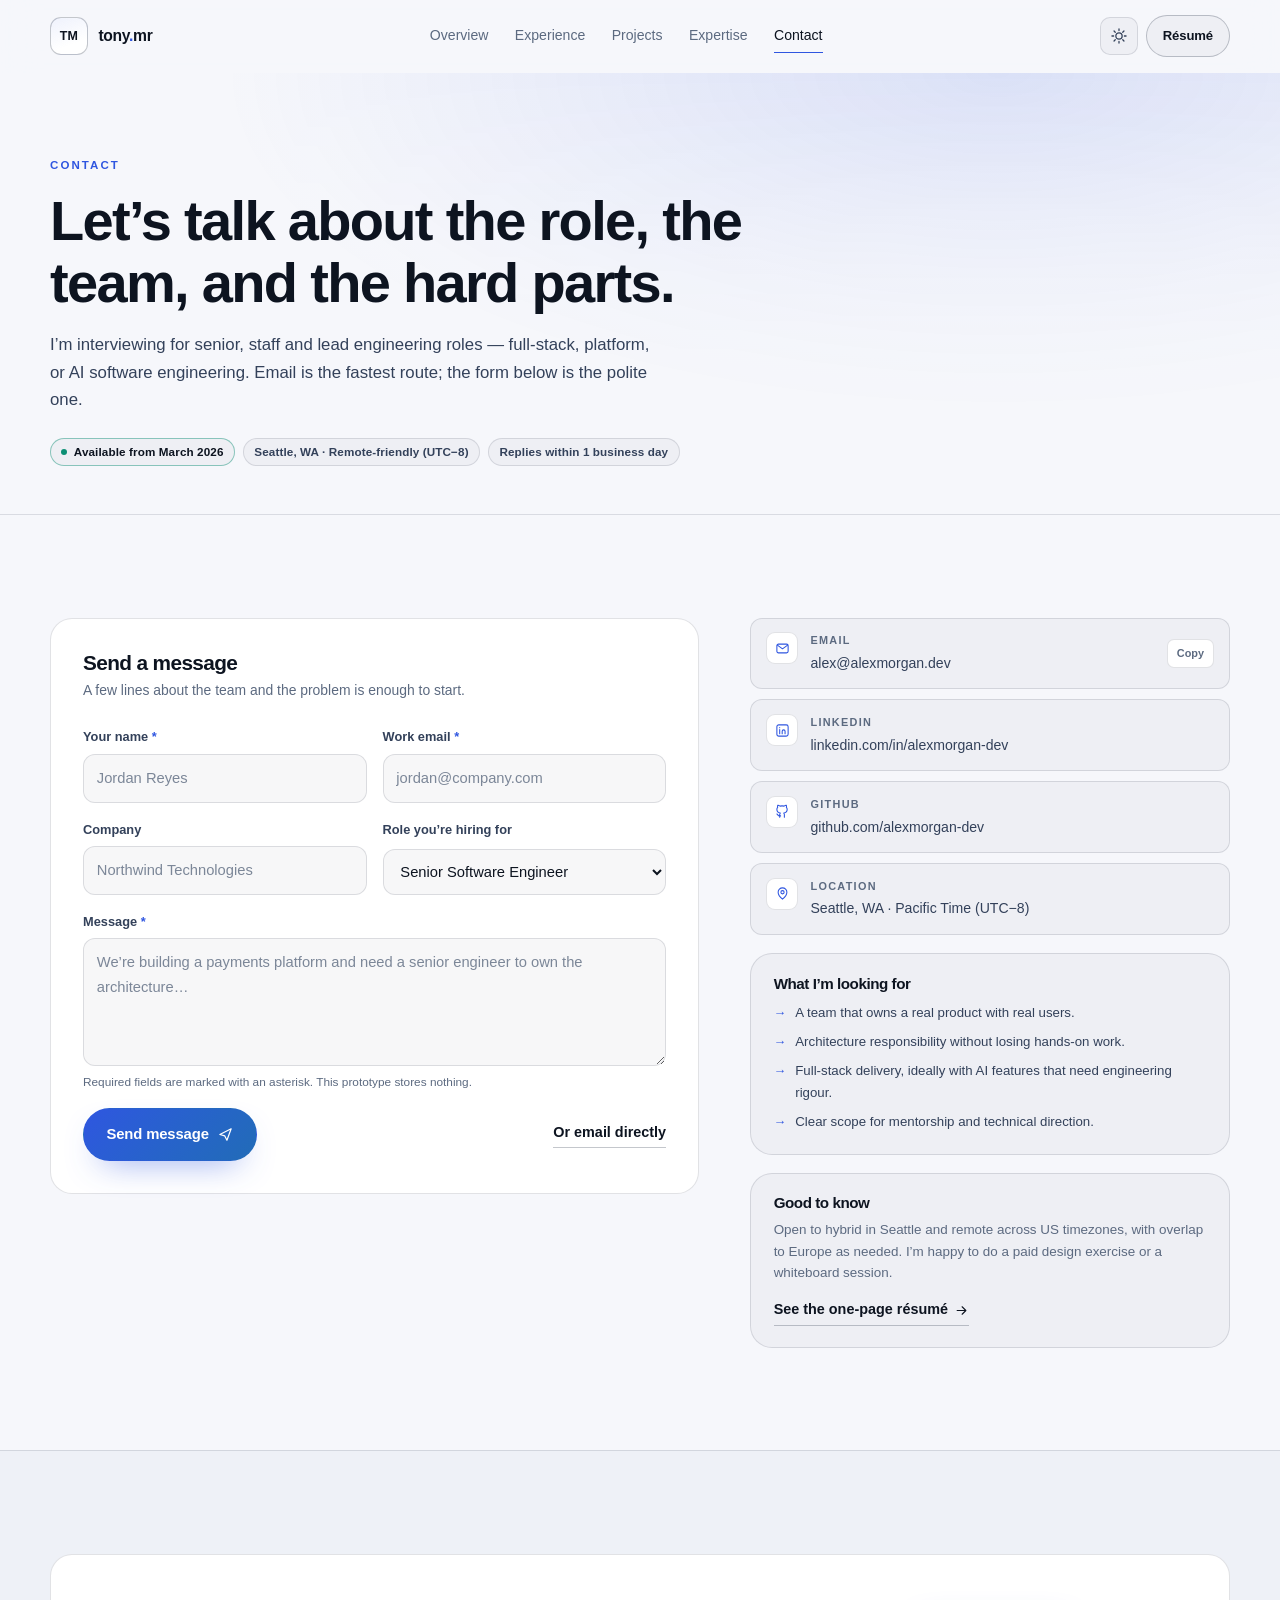
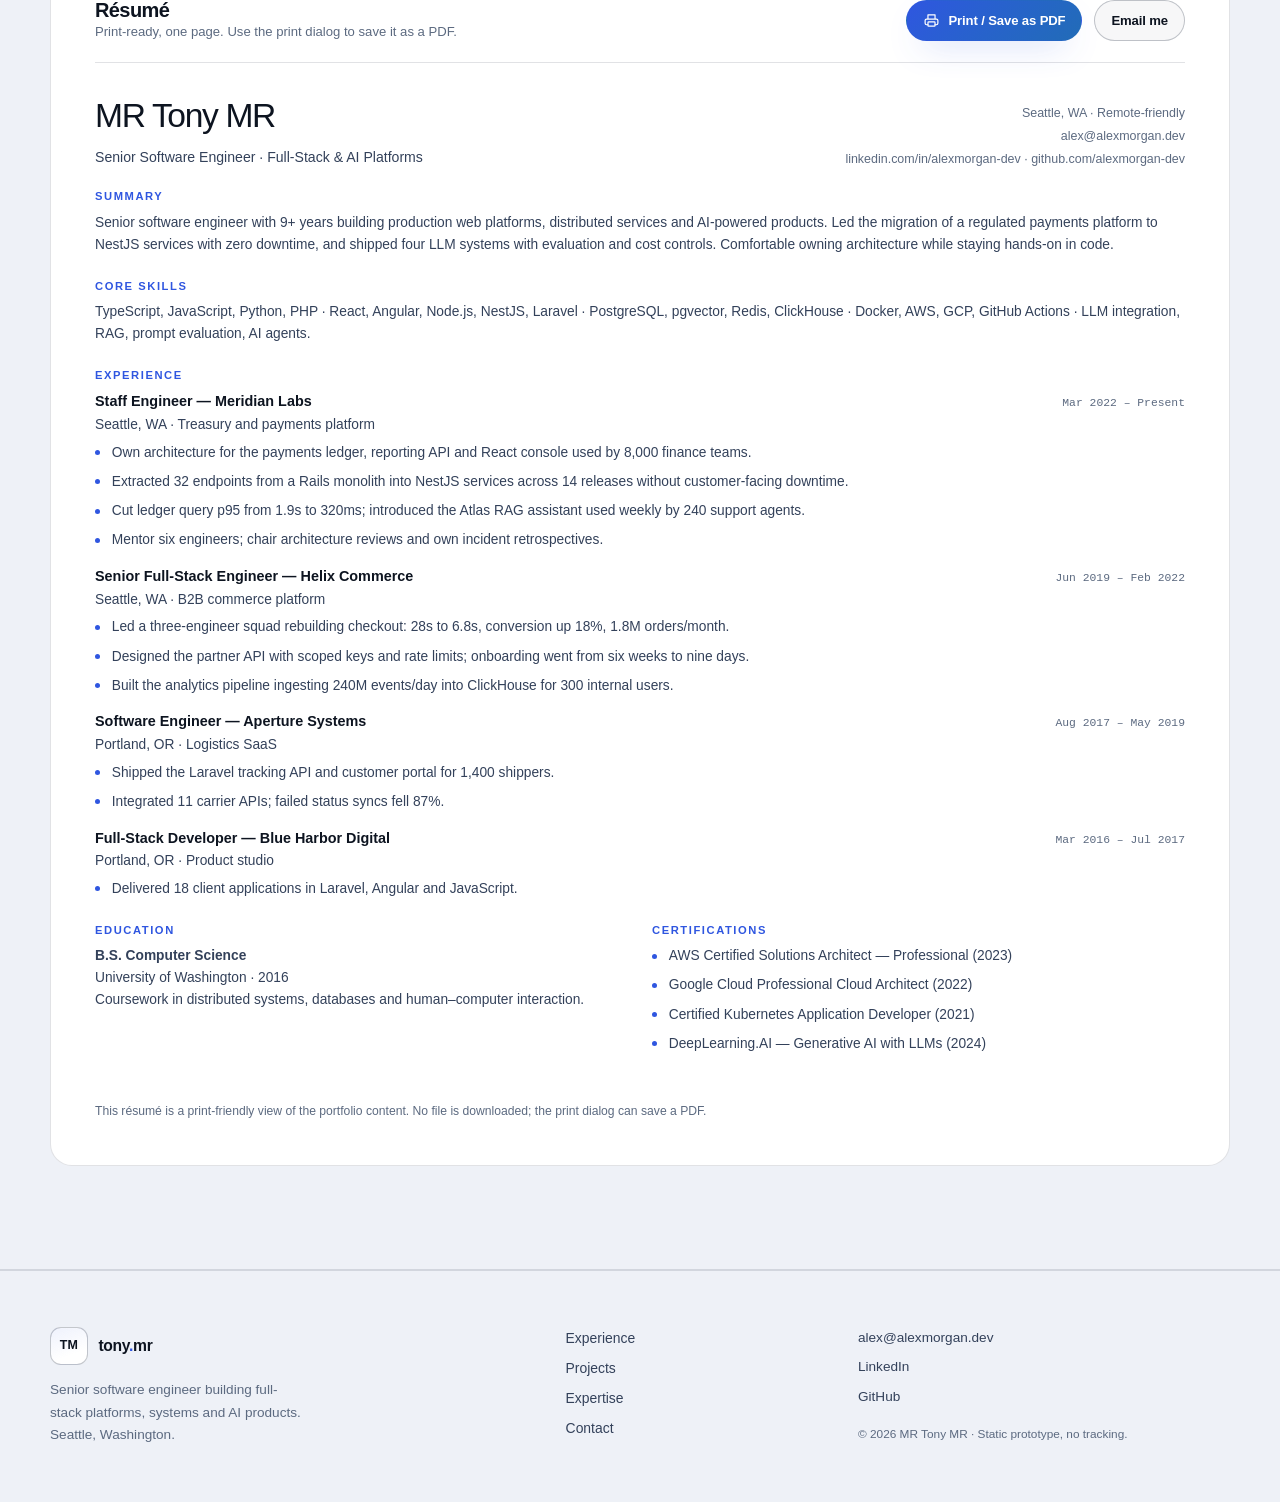
<file: prototype/contact.html>
<!doctype html>
<html lang="en" data-theme="dark">
<head>
  <meta charset="utf-8" />
  <meta name="viewport" content="width=device-width, initial-scale=1" />
  <title>Contact &amp; Résumé — MR Tony MR, Senior Software Engineer</title>
  <meta name="description" content="Contact MR Tony MR about senior, staff and lead software engineering roles, or download the print-ready one-page résumé with education and certifications." />
  <meta name="color-scheme" content="dark light" />
  <meta name="theme-color" content="#070a0f" />
  <link rel="stylesheet" href="styles.css" />
  <script>
    (function () {
      document.documentElement.classList.add('js');
      try {
        var saved = localStorage.getItem('am-theme');
        var light = window.matchMedia('(prefers-color-scheme: light)').matches;
        document.documentElement.dataset.theme = saved || (light ? 'light' : 'dark');
      } catch (e) { /* keep default */ }
    })();
  </script>
</head>
<body>
  <a class="skip-link" href="#main">Skip to content</a>

  <header class="site-header" data-header>
    <div class="container header-inner">
      <a class="brand" href="index.html" aria-label="MR Tony MR — overview">
        <span class="brand-mark" aria-hidden="true">TM</span>
        <span class="brand-text">tony<span class="brand-dot">.</span>mr</span>
      </a>
      <nav class="nav" aria-label="Primary">
        <a href="index.html">Overview</a>
        <a href="experience.html">Experience</a>
        <a href="projects.html">Projects</a>
        <a href="expertise.html">Expertise</a>
        <a href="contact.html" aria-current="page">Contact</a>
      </nav>
      <div class="header-actions">
        <button class="icon-btn theme-toggle" type="button" data-theme-toggle aria-label="Switch to light theme" title="Switch theme">
          <svg class="icon-sun" viewBox="0 0 24 24" aria-hidden="true" focusable="false"><circle cx="12" cy="12" r="4.2"/><path d="M12 2.6v2.2M12 19.2v2.2M2.6 12h2.2M19.2 12h2.2M5.4 5.4l1.6 1.6M17 17l1.6 1.6M18.6 5.4L17 7M7 17l-1.6 1.6"/></svg>
          <svg class="icon-moon" viewBox="0 0 24 24" aria-hidden="true" focusable="false"><path d="M20.4 14.6A8.6 8.6 0 0 1 9.4 3.6a8.6 8.6 0 1 0 11 11Z"/></svg>
        </button>
        <a class="btn btn-sm btn-ghost header-resume" href="contact.html#resume">Résumé</a>
        <button class="icon-btn nav-toggle" type="button" aria-expanded="false" aria-controls="mobileNav" aria-label="Open menu" data-nav-toggle>
          <span class="burger" aria-hidden="true"><span></span><span></span></span>
        </button>
      </div>
    </div>
    <div class="mobile-nav" id="mobileNav" hidden>
      <nav class="container mobile-nav-inner" aria-label="Mobile">
        <a href="index.html">Overview</a>
        <a href="experience.html">Experience</a>
        <a href="projects.html">Projects</a>
        <a href="expertise.html">Expertise</a>
        <a href="contact.html" aria-current="page">Contact</a>
        <a class="btn btn-primary btn-block" href="contact.html#resume">Download résumé</a>
      </nav>
    </div>
  </header>

  <main id="main">
    <section class="page-head" aria-labelledby="page-title">
      <div class="container">
        <p class="kicker">Contact</p>
        <h1 class="h1" id="page-title">Let’s talk about the role, the team, and the hard parts.</h1>
        <p class="lead">
          I’m interviewing for senior, staff and lead engineering roles — full-stack,
          platform, or AI software engineering. Email is the fastest route; the form below
          is the polite one.
        </p>
        <div class="page-head-meta">
          <span class="badge badge-live"><span class="pulse"></span> Available from March 2026</span>
          <span class="badge">Seattle, WA · Remote-friendly (UTC−8)</span>
          <span class="badge">Replies within 1 business day</span>
        </div>
      </div>
    </section>

    <section class="section" id="contact" aria-labelledby="contact-title">
      <div class="container contact-grid">
        <div class="panel">
          <h2 id="contact-title">Send a message</h2>
          <p class="panel-sub">A few lines about the team and the problem is enough to start.</p>

          <div class="alert" role="status" data-form-success hidden>
            <svg viewBox="0 0 24 24" aria-hidden="true" focusable="false"><circle cx="12" cy="12" r="9"/><path d="m8 12.5 2.5 2.5L16 9.5"/></svg>
            <div>
              <strong>Thanks — message captured locally.</strong>
              This is a static prototype, so nothing was sent over the network. In a live
              build this would reach <a href="mailto:alex@alexmorgan.dev">alex@alexmorgan.dev</a>,
              usually within one business day.
            </div>
          </div>

          <form class="form" data-contact-form>
            <div class="form-row">
              <div class="field">
                <label for="name">Your name <span class="req" aria-hidden="true">*</span></label>
                <input id="name" name="name" type="text" autocomplete="name" placeholder="Jordan Reyes" required />
              </div>
              <div class="field">
                <label for="email">Work email <span class="req" aria-hidden="true">*</span></label>
                <input id="email" name="email" type="email" autocomplete="email" placeholder="jordan@company.com" required />
              </div>
            </div>

            <div class="form-row">
              <div class="field">
                <label for="company">Company</label>
                <input id="company" name="company" type="text" autocomplete="organization" placeholder="Northwind Technologies" />
              </div>
              <div class="field">
                <label for="role">Role you’re hiring for</label>
                <select id="role" name="role">
                  <option>Senior Software Engineer</option>
                  <option>Staff / Principal Engineer</option>
                  <option>Lead Software Engineer</option>
                  <option>Full-Stack Engineer</option>
                  <option>AI Software Engineer</option>
                  <option>Contract or consulting</option>
                  <option>Something else</option>
                </select>
              </div>
            </div>

            <div class="field">
              <label for="message">Message <span class="req" aria-hidden="true">*</span></label>
              <textarea id="message" name="message" placeholder="We’re building a payments platform and need a senior engineer to own the architecture…" required></textarea>
              <p class="hint">Required fields are marked with an asterisk. This prototype stores nothing.</p>
            </div>

            <div class="form-foot">
              <button class="btn btn-primary" type="submit">
                Send message
                <svg viewBox="0 0 24 24" aria-hidden="true" focusable="false"><path d="m4 12 16-8-6 16-3-6-7-2Z"/></svg>
              </button>
              <a class="text-link" href="mailto:alex@alexmorgan.dev">Or email directly</a>
            </div>
          </form>
        </div>

        <div class="contact-side">
          <div class="contact-list">
            <div class="contact-card">
              <span class="contact-icon"><svg viewBox="0 0 24 24" aria-hidden="true" focusable="false"><rect x="3" y="5" width="18" height="14" rx="2.5"/><path d="m3.8 6.5 8.2 6 8.2-6"/></svg></span>
              <div class="contact-body">
                <span class="contact-label">Email</span>
                <span class="contact-value"><a href="mailto:alex@alexmorgan.dev">alex@alexmorgan.dev</a></span>
              </div>
              <button class="copy-btn" type="button" data-copy="alex@alexmorgan.dev">Copy</button>
            </div>

            <div class="contact-card">
              <span class="contact-icon"><svg viewBox="0 0 24 24" aria-hidden="true" focusable="false"><rect x="3" y="3" width="18" height="18" rx="3"/><path d="M7.5 10.5V17M7.5 7.4v.1M11.5 17v-3.7a2.3 2.3 0 0 1 4.6 0V17"/></svg></span>
              <div class="contact-body">
                <span class="contact-label">LinkedIn</span>
                <span class="contact-value"><a href="https://www.linkedin.com/in/alexmorgan-dev" rel="noopener">linkedin.com/in/alexmorgan-dev</a></span>
              </div>
            </div>

            <div class="contact-card">
              <span class="contact-icon"><svg viewBox="0 0 24 24" aria-hidden="true" focusable="false"><path d="M9 19c-4.3 1.4-4.3-2.5-6-3m12 5v-3.9a3.4 3.4 0 0 0-1-2.6c3.3-.4 5.5-1.6 5.5-6a4.7 4.7 0 0 0-1.3-3.2 4.3 4.3 0 0 0-.1-3.2s-1.2-.4-3.6 1.3a12.4 12.4 0 0 0-6.4 0C5.6 1.7 4.4 2.1 4.4 2.1a4.3 4.3 0 0 0-.1 3.2A4.7 4.7 0 0 0 3 8.5c0 4.4 2.2 5.6 5.5 6a3.4 3.4 0 0 0-1 2.6V21"/></svg></span>
              <div class="contact-body">
                <span class="contact-label">GitHub</span>
                <span class="contact-value"><a href="https://github.com/alexmorgan-dev" rel="noopener">github.com/alexmorgan-dev</a></span>
              </div>
            </div>

            <div class="contact-card">
              <span class="contact-icon"><svg viewBox="0 0 24 24" aria-hidden="true" focusable="false"><path d="M12 21s7-5.6 7-11a7 7 0 1 0-14 0c0 5.4 7 11 7 11Z"/><circle cx="12" cy="10" r="2.6"/></svg></span>
              <div class="contact-body">
                <span class="contact-label">Location</span>
                <span class="contact-value">Seattle, WA · Pacific Time (UTC−8)</span>
              </div>
            </div>
          </div>

          <div class="side-note">
            <h3>What I’m looking for</h3>
            <ul>
              <li>A team that owns a real product with real users.</li>
              <li>Architecture responsibility without losing hands-on work.</li>
              <li>Full-stack delivery, ideally with AI features that need engineering rigour.</li>
              <li>Clear scope for mentorship and technical direction.</li>
            </ul>
          </div>

          <div class="side-note">
            <h3>Good to know</h3>
            <p>Open to hybrid in Seattle and remote across US timezones, with overlap to Europe as needed. I’m happy to do a paid design exercise or a whiteboard session.</p>
            <a class="text-link" href="contact.html#resume">See the one-page résumé
              <svg viewBox="0 0 24 24" aria-hidden="true" focusable="false"><path d="M5 12h13M13 6l6 6-6 6"/></svg>
            </a>
          </div>
        </div>
      </div>
    </section>

    <!-- ============================ RÉSUMÉ ============================ -->
    <section class="section section-alt resume-section" id="resume" aria-labelledby="resume-title">
      <div class="container">
        <div class="resume-card">
          <div class="resume-bar no-print">
            <div>
              <h2 id="resume-title">Résumé</h2>
              <p>Print-ready, one page. Use the print dialog to save it as a PDF.</p>
            </div>
            <div class="hero-actions">
              <button class="btn btn-primary btn-sm" type="button" data-print>
                <svg viewBox="0 0 24 24" aria-hidden="true" focusable="false"><path d="M7 9V4h10v5M7 18H5a2 2 0 0 1-2-2v-4a2 2 0 0 1 2-2h14a2 2 0 0 1 2 2v4a2 2 0 0 1-2 2h-2"/><rect x="7" y="14" width="10" height="6" rx="1"/></svg>
                Print / Save as PDF
              </button>
              <a class="btn btn-ghost btn-sm" href="mailto:alex@alexmorgan.dev?subject=Senior%20engineering%20role">Email me</a>
            </div>
          </div>

          <div class="resume-head">
            <div>
              <p class="resume-name">MR Tony MR</p>
              <p class="resume-title">Senior Software Engineer · Full-Stack &amp; AI Platforms</p>
            </div>
            <div class="resume-contact">
              <span>Seattle, WA · Remote-friendly</span>
              <span><a href="mailto:alex@alexmorgan.dev">alex@alexmorgan.dev</a></span>
              <span>linkedin.com/in/alexmorgan-dev · github.com/alexmorgan-dev</span>
            </div>
          </div>

          <div class="resume-body">
            <div class="resume-block">
              <h3>Summary</h3>
              <p>
                Senior software engineer with 9+ years building production web platforms,
                distributed services and AI-powered products. Led the migration of a
                regulated payments platform to NestJS services with zero downtime, and
                shipped four LLM systems with evaluation and cost controls. Comfortable
                owning architecture while staying hands-on in code.
              </p>
            </div>

            <div class="resume-block">
              <h3>Core skills</h3>
              <p>
                TypeScript, JavaScript, Python, PHP · React, Angular, Node.js, NestJS,
                Laravel · PostgreSQL, pgvector, Redis, ClickHouse · Docker, AWS, GCP,
                GitHub Actions · LLM integration, RAG, prompt evaluation, AI agents.
              </p>
            </div>

            <div class="resume-block">
              <h3>Experience</h3>

              <div class="resume-item">
                <div class="resume-role"><strong>Staff Engineer — Meridian Labs</strong><span>Mar 2022 – Present</span></div>
                <p class="resume-company">Seattle, WA · Treasury and payments platform</p>
                <ul class="case-list">
                  <li>Own architecture for the payments ledger, reporting API and React console used by 8,000 finance teams.</li>
                  <li>Extracted 32 endpoints from a Rails monolith into NestJS services across 14 releases without customer-facing downtime.</li>
                  <li>Cut ledger query p95 from 1.9s to 320ms; introduced the Atlas RAG assistant used weekly by 240 support agents.</li>
                  <li>Mentor six engineers; chair architecture reviews and own incident retrospectives.</li>
                </ul>
              </div>

              <div class="resume-item">
                <div class="resume-role"><strong>Senior Full-Stack Engineer — Helix Commerce</strong><span>Jun 2019 – Feb 2022</span></div>
                <p class="resume-company">Seattle, WA · B2B commerce platform</p>
                <ul class="case-list">
                  <li>Led a three-engineer squad rebuilding checkout: 28s to 6.8s, conversion up 18%, 1.8M orders/month.</li>
                  <li>Designed the partner API with scoped keys and rate limits; onboarding went from six weeks to nine days.</li>
                  <li>Built the analytics pipeline ingesting 240M events/day into ClickHouse for 300 internal users.</li>
                </ul>
              </div>

              <div class="resume-item">
                <div class="resume-role"><strong>Software Engineer — Aperture Systems</strong><span>Aug 2017 – May 2019</span></div>
                <p class="resume-company">Portland, OR · Logistics SaaS</p>
                <ul class="case-list">
                  <li>Shipped the Laravel tracking API and customer portal for 1,400 shippers.</li>
                  <li>Integrated 11 carrier APIs; failed status syncs fell 87%.</li>
                </ul>
              </div>

              <div class="resume-item">
                <div class="resume-role"><strong>Full-Stack Developer — Blue Harbor Digital</strong><span>Mar 2016 – Jul 2017</span></div>
                <p class="resume-company">Portland, OR · Product studio</p>
                <ul class="case-list">
                  <li>Delivered 18 client applications in Laravel, Angular and JavaScript.</li>
                </ul>
              </div>
            </div>

            <div class="resume-cols">
              <div class="resume-block">
                <h3>Education</h3>
                <p><strong>B.S. Computer Science</strong><br />University of Washington · 2016</p>
                <p class="hint">Coursework in distributed systems, databases and human–computer interaction.</p>
              </div>
              <div class="resume-block">
                <h3>Certifications</h3>
                <ul class="case-list">
                  <li>AWS Certified Solutions Architect — Professional (2023)</li>
                  <li>Google Cloud Professional Cloud Architect (2022)</li>
                  <li>Certified Kubernetes Application Developer (2021)</li>
                  <li>DeepLearning.AI — Generative AI with LLMs (2024)</li>
                </ul>
              </div>
            </div>

            <p class="resume-note">
              This résumé is a print-friendly view of the portfolio content. No file is
              downloaded; the print dialog can save a PDF.
            </p>
          </div>
        </div>
      </div>
    </section>
  </main>

  <footer class="site-footer">
    <div class="container footer-grid">
      <div class="footer-brand">
        <a class="brand" href="index.html" aria-label="MR Tony MR — overview">
          <span class="brand-mark" aria-hidden="true">TM</span>
          <span class="brand-text">tony<span class="brand-dot">.</span>mr</span>
        </a>
        <p>Senior software engineer building full-stack platforms, systems and AI products. Seattle, Washington.</p>
      </div>
      <nav class="footer-nav" aria-label="Footer">
        <a href="experience.html">Experience</a>
        <a href="projects.html">Projects</a>
        <a href="expertise.html">Expertise</a>
        <a href="contact.html">Contact</a>
      </nav>
      <div class="footer-meta">
        <a href="mailto:alex@alexmorgan.dev">alex@alexmorgan.dev</a>
        <a href="https://www.linkedin.com/in/alexmorgan-dev" rel="noopener">LinkedIn</a>
        <a href="https://github.com/alexmorgan-dev" rel="noopener">GitHub</a>
        <p class="footer-note">© <span data-year>2025</span> MR Tony MR · Static prototype, no tracking.</p>
      </div>
    </div>
  </footer>

  <div class="toast" role="status" aria-live="polite" data-toast hidden></div>
  <script src="app.js" defer></script>
</body>
</html>
</file>
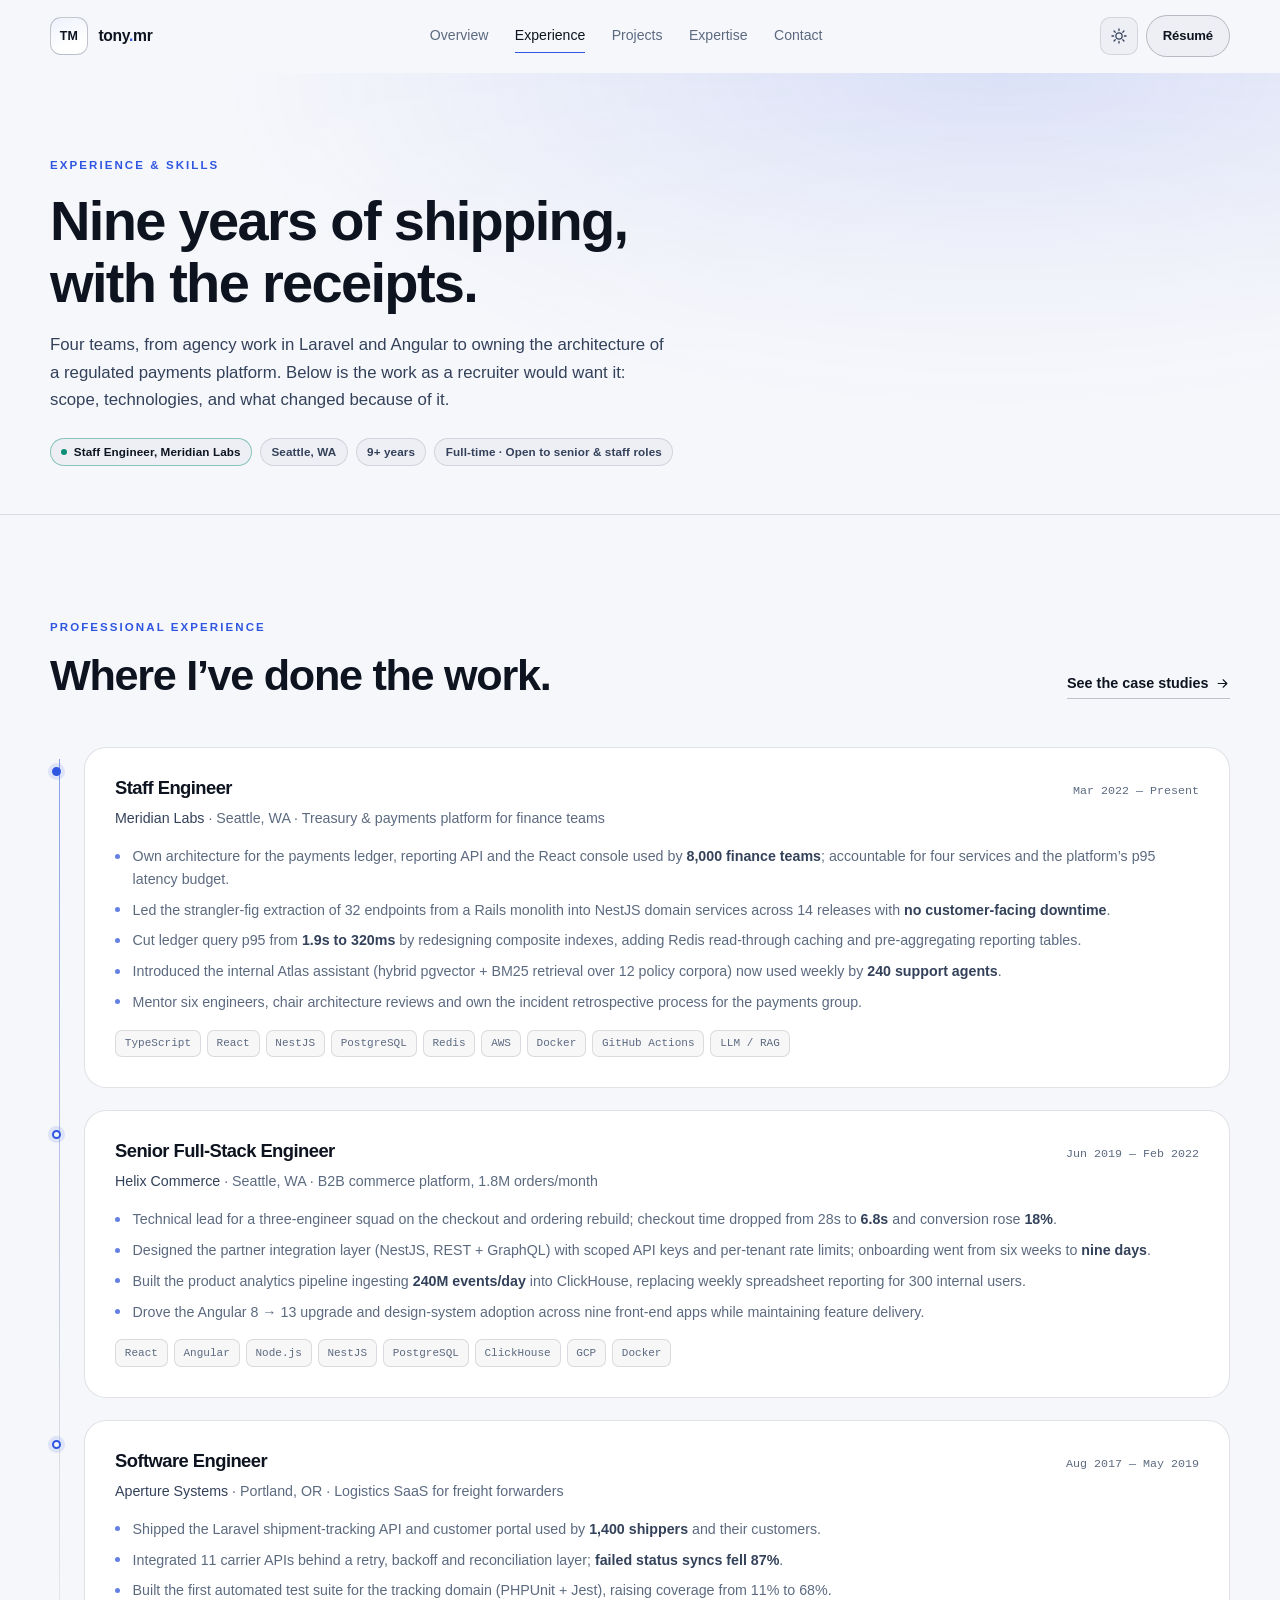
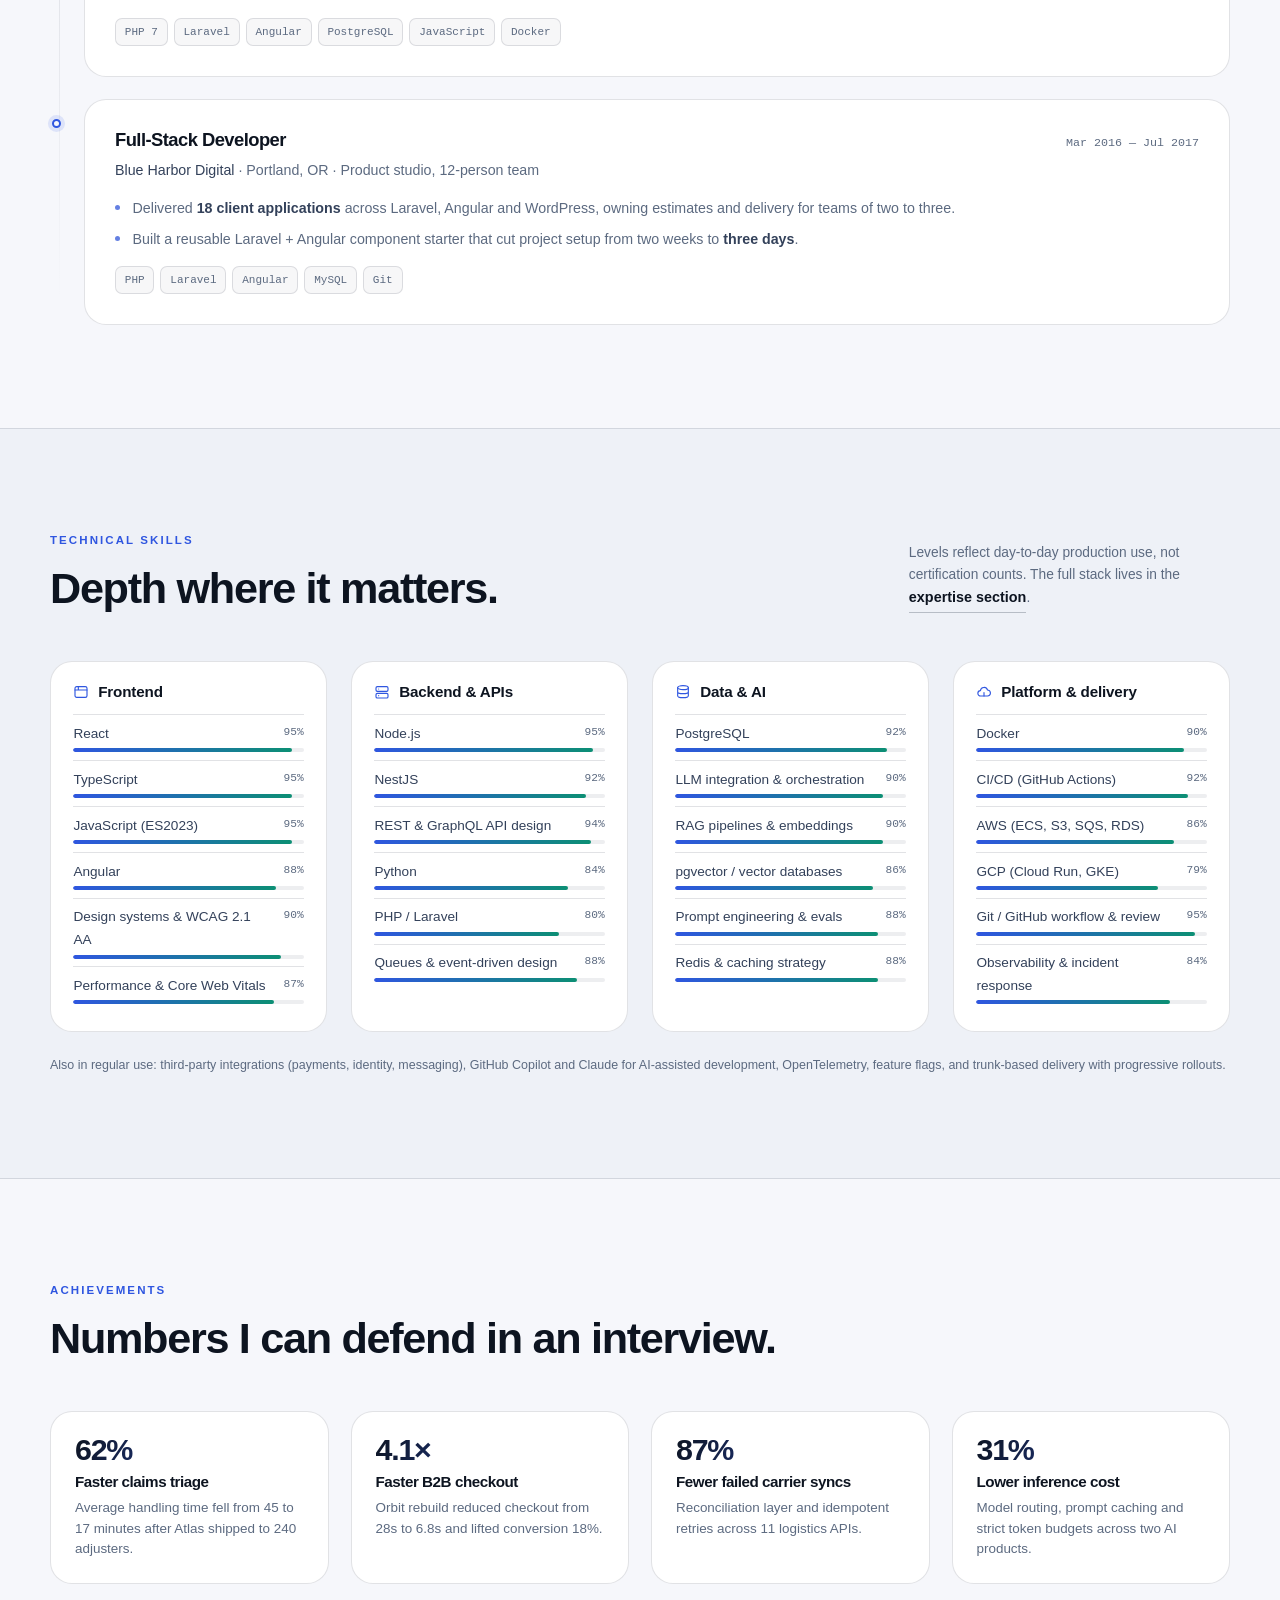
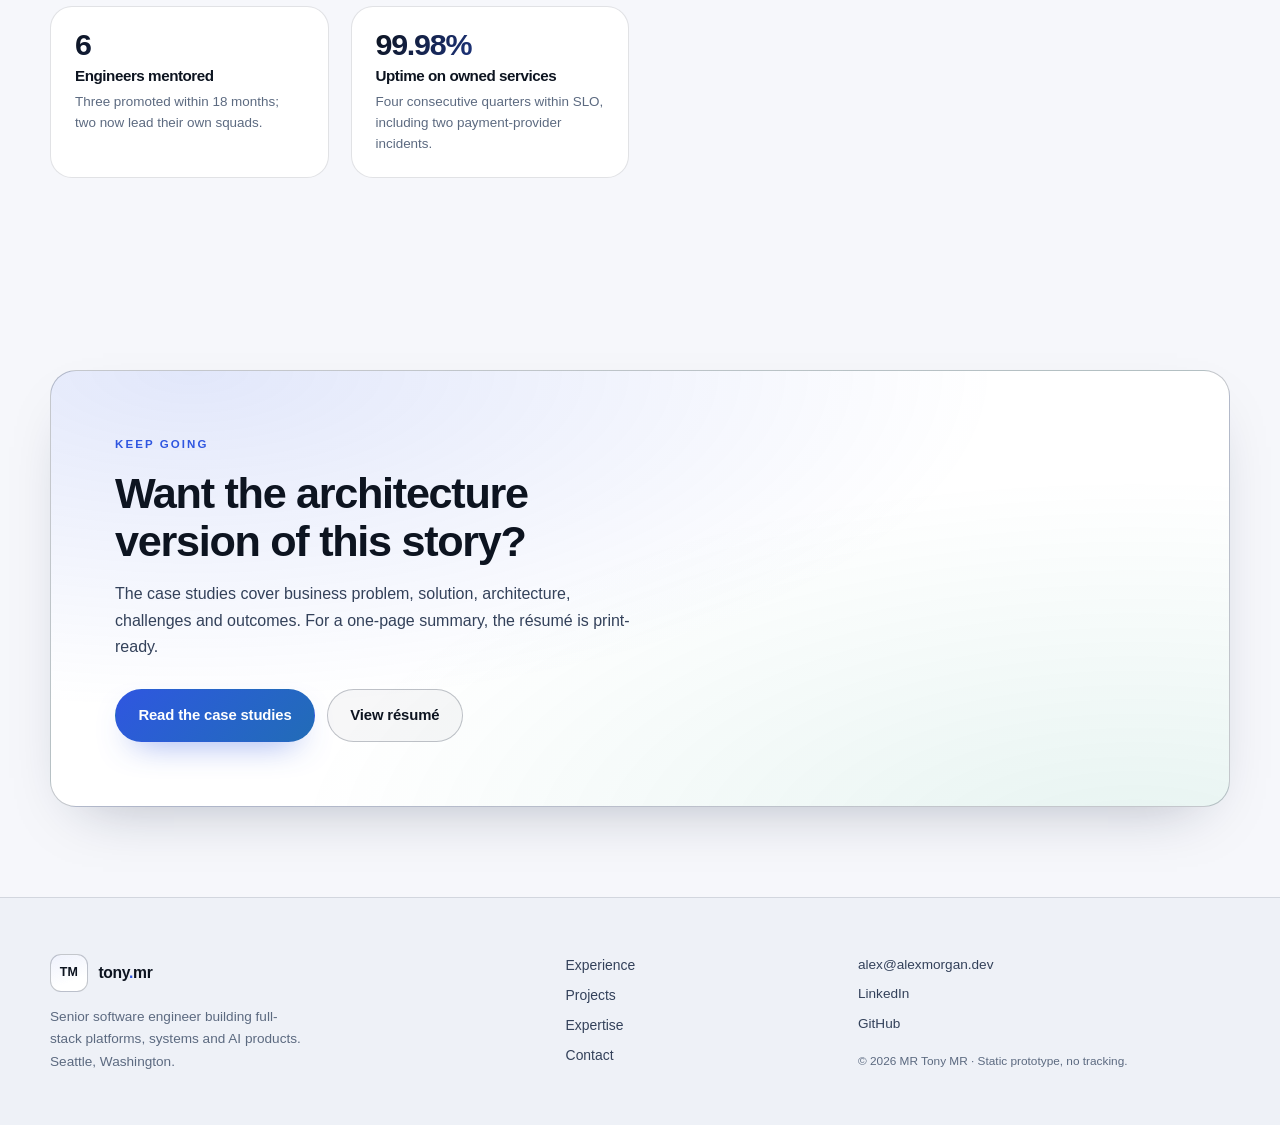
<file: prototype/experience.html>
<!doctype html>
<html lang="en" data-theme="dark">
<head>
  <meta charset="utf-8" />
  <meta name="viewport" content="width=device-width, initial-scale=1" />
  <title>Experience &amp; Skills — MR Tony MR, Senior Software Engineer</title>
  <meta name="description" content="Nine years of professional experience: Staff Engineer at Meridian Labs, Senior Full-Stack Engineer at Helix Commerce, and earlier Laravel, Angular and Node.js roles. Timeline, technical skills and measurable outcomes." />
  <meta name="color-scheme" content="dark light" />
  <meta name="theme-color" content="#070a0f" />
  <link rel="stylesheet" href="styles.css" />
  <script>
    (function () {
      document.documentElement.classList.add('js');
      try {
        var saved = localStorage.getItem('am-theme');
        var light = window.matchMedia('(prefers-color-scheme: light)').matches;
        document.documentElement.dataset.theme = saved || (light ? 'light' : 'dark');
      } catch (e) { /* keep default */ }
    })();
  </script>
</head>
<body>
  <a class="skip-link" href="#main">Skip to content</a>

  <header class="site-header" data-header>
    <div class="container header-inner">
      <a class="brand" href="index.html" aria-label="MR Tony MR — overview">
        <span class="brand-mark" aria-hidden="true">TM</span>
        <span class="brand-text">tony<span class="brand-dot">.</span>mr</span>
      </a>
      <nav class="nav" aria-label="Primary">
        <a href="index.html">Overview</a>
        <a href="experience.html" aria-current="page">Experience</a>
        <a href="projects.html">Projects</a>
        <a href="expertise.html">Expertise</a>
        <a href="contact.html">Contact</a>
      </nav>
      <div class="header-actions">
        <button class="icon-btn theme-toggle" type="button" data-theme-toggle aria-label="Switch to light theme" title="Switch theme">
          <svg class="icon-sun" viewBox="0 0 24 24" aria-hidden="true" focusable="false"><circle cx="12" cy="12" r="4.2"/><path d="M12 2.6v2.2M12 19.2v2.2M2.6 12h2.2M19.2 12h2.2M5.4 5.4l1.6 1.6M17 17l1.6 1.6M18.6 5.4L17 7M7 17l-1.6 1.6"/></svg>
          <svg class="icon-moon" viewBox="0 0 24 24" aria-hidden="true" focusable="false"><path d="M20.4 14.6A8.6 8.6 0 0 1 9.4 3.6a8.6 8.6 0 1 0 11 11Z"/></svg>
        </button>
        <a class="btn btn-sm btn-ghost header-resume" href="contact.html#resume">Résumé</a>
        <button class="icon-btn nav-toggle" type="button" aria-expanded="false" aria-controls="mobileNav" aria-label="Open menu" data-nav-toggle>
          <span class="burger" aria-hidden="true"><span></span><span></span></span>
        </button>
      </div>
    </div>
    <div class="mobile-nav" id="mobileNav" hidden>
      <nav class="container mobile-nav-inner" aria-label="Mobile">
        <a href="index.html">Overview</a>
        <a href="experience.html" aria-current="page">Experience</a>
        <a href="projects.html">Projects</a>
        <a href="expertise.html">Expertise</a>
        <a href="contact.html">Contact</a>
        <a class="btn btn-primary btn-block" href="contact.html#resume">Download résumé</a>
      </nav>
    </div>
  </header>

  <main id="main">
    <section class="page-head" aria-labelledby="page-title">
      <div class="container">
        <p class="kicker">Experience &amp; skills</p>
        <h1 class="h1" id="page-title">Nine years of shipping, with the receipts.</h1>
        <p class="lead">
          Four teams, from agency work in Laravel and Angular to owning the architecture
          of a regulated payments platform. Below is the work as a recruiter would want
          it: scope, technologies, and what changed because of it.
        </p>
        <div class="page-head-meta">
          <span class="badge badge-live"><span class="pulse"></span> Staff Engineer, Meridian Labs</span>
          <span class="badge">Seattle, WA</span>
          <span class="badge">9+ years</span>
          <span class="badge">Full-time · Open to senior &amp; staff roles</span>
        </div>
      </div>
    </section>

    <!-- ============================ TIMELINE ============================ -->
    <section class="section" id="timeline" aria-labelledby="timeline-title">
      <div class="container">
        <div class="section-head">
          <div>
            <p class="kicker">Professional experience</p>
            <h2 class="h2" id="timeline-title">Where I’ve done the work.</h2>
          </div>
          <a class="text-link" href="projects.html">See the case studies
            <svg viewBox="0 0 24 24" aria-hidden="true" focusable="false"><path d="M5 12h13M13 6l6 6-6 6"/></svg>
          </a>
        </div>

        <ol class="timeline">
          <li class="timeline-item is-current reveal" data-reveal>
            <article class="role-card" aria-labelledby="role-meridian">
              <div class="role-top">
                <h3 id="role-meridian">Staff Engineer</h3>
                <span class="role-period">Mar 2022 — Present</span>
              </div>
              <p class="role-company">Meridian Labs <span>· Seattle, WA · Treasury &amp; payments platform for finance teams</span></p>
              <ul class="role-bullets">
                <li>Own architecture for the payments ledger, reporting API and the React console used by <strong>8,000 finance teams</strong>; accountable for four services and the platform’s p95 latency budget.</li>
                <li>Led the strangler-fig extraction of 32 endpoints from a Rails monolith into NestJS domain services across 14 releases with <strong>no customer-facing downtime</strong>.</li>
                <li>Cut ledger query p95 from <strong>1.9s to 320ms</strong> by redesigning composite indexes, adding Redis read-through caching and pre-aggregating reporting tables.</li>
                <li>Introduced the internal Atlas assistant (hybrid pgvector + BM25 retrieval over 12 policy corpora) now used weekly by <strong>240 support agents</strong>.</li>
                <li>Mentor six engineers, chair architecture reviews and own the incident retrospective process for the payments group.</li>
              </ul>
              <div class="tag-row">
                <span class="tag">TypeScript</span><span class="tag">React</span><span class="tag">NestJS</span>
                <span class="tag">PostgreSQL</span><span class="tag">Redis</span><span class="tag">AWS</span>
                <span class="tag">Docker</span><span class="tag">GitHub Actions</span><span class="tag">LLM / RAG</span>
              </div>
            </article>
          </li>

          <li class="timeline-item reveal" data-reveal>
            <article class="role-card" aria-labelledby="role-helix">
              <div class="role-top">
                <h3 id="role-helix">Senior Full-Stack Engineer</h3>
                <span class="role-period">Jun 2019 — Feb 2022</span>
              </div>
              <p class="role-company">Helix Commerce <span>· Seattle, WA · B2B commerce platform, 1.8M orders/month</span></p>
              <ul class="role-bullets">
                <li>Technical lead for a three-engineer squad on the checkout and ordering rebuild; checkout time dropped from 28s to <strong>6.8s</strong> and conversion rose <strong>18%</strong>.</li>
                <li>Designed the partner integration layer (NestJS, REST + GraphQL) with scoped API keys and per-tenant rate limits; onboarding went from six weeks to <strong>nine days</strong>.</li>
                <li>Built the product analytics pipeline ingesting <strong>240M events/day</strong> into ClickHouse, replacing weekly spreadsheet reporting for 300 internal users.</li>
                <li>Drove the Angular 8 → 13 upgrade and design-system adoption across nine front-end apps while maintaining feature delivery.</li>
              </ul>
              <div class="tag-row">
                <span class="tag">React</span><span class="tag">Angular</span><span class="tag">Node.js</span>
                <span class="tag">NestJS</span><span class="tag">PostgreSQL</span><span class="tag">ClickHouse</span>
                <span class="tag">GCP</span><span class="tag">Docker</span>
              </div>
            </article>
          </li>

          <li class="timeline-item reveal" data-reveal>
            <article class="role-card" aria-labelledby="role-aperture">
              <div class="role-top">
                <h3 id="role-aperture">Software Engineer</h3>
                <span class="role-period">Aug 2017 — May 2019</span>
              </div>
              <p class="role-company">Aperture Systems <span>· Portland, OR · Logistics SaaS for freight forwarders</span></p>
              <ul class="role-bullets">
                <li>Shipped the Laravel shipment-tracking API and customer portal used by <strong>1,400 shippers</strong> and their customers.</li>
                <li>Integrated 11 carrier APIs behind a retry, backoff and reconciliation layer; <strong>failed status syncs fell 87%</strong>.</li>
                <li>Built the first automated test suite for the tracking domain (PHPUnit + Jest), raising coverage from 11% to 68%.</li>
              </ul>
              <div class="tag-row">
                <span class="tag">PHP 7</span><span class="tag">Laravel</span><span class="tag">Angular</span>
                <span class="tag">PostgreSQL</span><span class="tag">JavaScript</span><span class="tag">Docker</span>
              </div>
            </article>
          </li>

          <li class="timeline-item reveal" data-reveal>
            <article class="role-card" aria-labelledby="role-blueharbor">
              <div class="role-top">
                <h3 id="role-blueharbor">Full-Stack Developer</h3>
                <span class="role-period">Mar 2016 — Jul 2017</span>
              </div>
              <p class="role-company">Blue Harbor Digital <span>· Portland, OR · Product studio, 12-person team</span></p>
              <ul class="role-bullets">
                <li>Delivered <strong>18 client applications</strong> across Laravel, Angular and WordPress, owning estimates and delivery for teams of two to three.</li>
                <li>Built a reusable Laravel + Angular component starter that cut project setup from two weeks to <strong>three days</strong>.</li>
              </ul>
              <div class="tag-row">
                <span class="tag">PHP</span><span class="tag">Laravel</span><span class="tag">Angular</span>
                <span class="tag">MySQL</span><span class="tag">Git</span>
              </div>
            </article>
          </li>
        </ol>
      </div>
    </section>

    <!-- ============================ SKILLS ============================ -->
    <section class="section section-alt" id="skills" aria-labelledby="skills-title">
      <div class="container">
        <div class="section-head">
          <div>
            <p class="kicker">Technical skills</p>
            <h2 class="h2" id="skills-title">Depth where it matters.</h2>
          </div>
          <p class="muted section-note">Levels reflect day-to-day production use, not certification counts. The full stack lives in the <a class="text-link" href="expertise.html">expertise section</a>.</p>
        </div>

        <div class="skill-groups">
          <div class="skill-group reveal" data-reveal>
            <div class="skill-group-head">
              <svg viewBox="0 0 24 24" aria-hidden="true" focusable="false"><rect x="3" y="4" width="18" height="16" rx="2.5"/><path d="M3 9h18M8 4v5"/></svg>
              <h3>Frontend</h3>
            </div>
            <div class="skill-row"><span class="skill-name">React</span><span class="skill-pct">95%</span><div class="meter" data-level="95" aria-hidden="true"><span></span></div></div>
            <div class="skill-row"><span class="skill-name">TypeScript</span><span class="skill-pct">95%</span><div class="meter" data-level="95" aria-hidden="true"><span></span></div></div>
            <div class="skill-row"><span class="skill-name">JavaScript (ES2023)</span><span class="skill-pct">95%</span><div class="meter" data-level="95" aria-hidden="true"><span></span></div></div>
            <div class="skill-row"><span class="skill-name">Angular</span><span class="skill-pct">88%</span><div class="meter" data-level="88" aria-hidden="true"><span></span></div></div>
            <div class="skill-row"><span class="skill-name">Design systems &amp; WCAG 2.1 AA</span><span class="skill-pct">90%</span><div class="meter" data-level="90" aria-hidden="true"><span></span></div></div>
            <div class="skill-row"><span class="skill-name">Performance &amp; Core Web Vitals</span><span class="skill-pct">87%</span><div class="meter" data-level="87" aria-hidden="true"><span></span></div></div>
          </div>

          <div class="skill-group reveal" data-reveal>
            <div class="skill-group-head">
              <svg viewBox="0 0 24 24" aria-hidden="true" focusable="false"><rect x="3" y="4" width="18" height="7" rx="2"/><rect x="3" y="14" width="18" height="7" rx="2"/><path d="M7 7.5h.01M7 17.5h.01"/></svg>
              <h3>Backend &amp; APIs</h3>
            </div>
            <div class="skill-row"><span class="skill-name">Node.js</span><span class="skill-pct">95%</span><div class="meter" data-level="95" aria-hidden="true"><span></span></div></div>
            <div class="skill-row"><span class="skill-name">NestJS</span><span class="skill-pct">92%</span><div class="meter" data-level="92" aria-hidden="true"><span></span></div></div>
            <div class="skill-row"><span class="skill-name">REST &amp; GraphQL API design</span><span class="skill-pct">94%</span><div class="meter" data-level="94" aria-hidden="true"><span></span></div></div>
            <div class="skill-row"><span class="skill-name">Python</span><span class="skill-pct">84%</span><div class="meter" data-level="84" aria-hidden="true"><span></span></div></div>
            <div class="skill-row"><span class="skill-name">PHP / Laravel</span><span class="skill-pct">80%</span><div class="meter" data-level="80" aria-hidden="true"><span></span></div></div>
            <div class="skill-row"><span class="skill-name">Queues &amp; event-driven design</span><span class="skill-pct">88%</span><div class="meter" data-level="88" aria-hidden="true"><span></span></div></div>
          </div>

          <div class="skill-group reveal" data-reveal>
            <div class="skill-group-head">
              <svg viewBox="0 0 24 24" aria-hidden="true" focusable="false"><ellipse cx="12" cy="5.5" rx="8" ry="3"/><path d="M4 5.5v6c0 1.7 3.6 3 8 3s8-1.3 8-3v-6M4 11.5v6c0 1.7 3.6 3 8 3s8-1.3 8-3v-6"/></svg>
              <h3>Data &amp; AI</h3>
            </div>
            <div class="skill-row"><span class="skill-name">PostgreSQL</span><span class="skill-pct">92%</span><div class="meter" data-level="92" aria-hidden="true"><span></span></div></div>
            <div class="skill-row"><span class="skill-name">LLM integration &amp; orchestration</span><span class="skill-pct">90%</span><div class="meter" data-level="90" aria-hidden="true"><span></span></div></div>
            <div class="skill-row"><span class="skill-name">RAG pipelines &amp; embeddings</span><span class="skill-pct">90%</span><div class="meter" data-level="90" aria-hidden="true"><span></span></div></div>
            <div class="skill-row"><span class="skill-name">pgvector / vector databases</span><span class="skill-pct">86%</span><div class="meter" data-level="86" aria-hidden="true"><span></span></div></div>
            <div class="skill-row"><span class="skill-name">Prompt engineering &amp; evals</span><span class="skill-pct">88%</span><div class="meter" data-level="88" aria-hidden="true"><span></span></div></div>
            <div class="skill-row"><span class="skill-name">Redis &amp; caching strategy</span><span class="skill-pct">88%</span><div class="meter" data-level="88" aria-hidden="true"><span></span></div></div>
          </div>

          <div class="skill-group reveal" data-reveal>
            <div class="skill-group-head">
              <svg viewBox="0 0 24 24" aria-hidden="true" focusable="false"><path d="M7 18a4 4 0 0 1-.4-8A5.5 5.5 0 0 1 17.3 9 3.9 3.9 0 0 1 17 18Z"/><path d="M12 13v5"/></svg>
              <h3>Platform &amp; delivery</h3>
            </div>
            <div class="skill-row"><span class="skill-name">Docker</span><span class="skill-pct">90%</span><div class="meter" data-level="90" aria-hidden="true"><span></span></div></div>
            <div class="skill-row"><span class="skill-name">CI/CD (GitHub Actions)</span><span class="skill-pct">92%</span><div class="meter" data-level="92" aria-hidden="true"><span></span></div></div>
            <div class="skill-row"><span class="skill-name">AWS (ECS, S3, SQS, RDS)</span><span class="skill-pct">86%</span><div class="meter" data-level="86" aria-hidden="true"><span></span></div></div>
            <div class="skill-row"><span class="skill-name">GCP (Cloud Run, GKE)</span><span class="skill-pct">79%</span><div class="meter" data-level="79" aria-hidden="true"><span></span></div></div>
            <div class="skill-row"><span class="skill-name">Git / GitHub workflow &amp; review</span><span class="skill-pct">95%</span><div class="meter" data-level="95" aria-hidden="true"><span></span></div></div>
            <div class="skill-row"><span class="skill-name">Observability &amp; incident response</span><span class="skill-pct">84%</span><div class="meter" data-level="84" aria-hidden="true"><span></span></div></div>
          </div>
        </div>

        <p class="skill-note">
          Also in regular use: third-party integrations (payments, identity, messaging),
          GitHub Copilot and Claude for AI-assisted development, OpenTelemetry,
          feature flags, and trunk-based delivery with progressive rollouts.
        </p>
      </div>
    </section>

    <!-- ============================ ACHIEVEMENTS ============================ -->
    <section class="section" id="achievements" aria-labelledby="achievements-title">
      <div class="container">
        <div class="section-head">
          <div>
            <p class="kicker">Achievements</p>
            <h2 class="h2" id="achievements-title">Numbers I can defend in an interview.</h2>
          </div>
        </div>

        <div class="achievement-grid">
          <article class="achievement reveal" data-reveal>
            <span class="achievement-value">62%</span>
            <h3>Faster claims triage</h3>
            <p>Average handling time fell from 45 to 17 minutes after Atlas shipped to 240 adjusters.</p>
          </article>
          <article class="achievement reveal" data-reveal>
            <span class="achievement-value">4.1×</span>
            <h3>Faster B2B checkout</h3>
            <p>Orbit rebuild reduced checkout from 28s to 6.8s and lifted conversion 18%.</p>
          </article>
          <article class="achievement reveal" data-reveal>
            <span class="achievement-value">87%</span>
            <h3>Fewer failed carrier syncs</h3>
            <p>Reconciliation layer and idempotent retries across 11 logistics APIs.</p>
          </article>
          <article class="achievement reveal" data-reveal>
            <span class="achievement-value">31%</span>
            <h3>Lower inference cost</h3>
            <p>Model routing, prompt caching and strict token budgets across two AI products.</p>
          </article>
          <article class="achievement reveal" data-reveal>
            <span class="achievement-value">6</span>
            <h3>Engineers mentored</h3>
            <p>Three promoted within 18 months; two now lead their own squads.</p>
          </article>
          <article class="achievement reveal" data-reveal>
            <span class="achievement-value">99.98%</span>
            <h3>Uptime on owned services</h3>
            <p>Four consecutive quarters within SLO, including two payment-provider incidents.</p>
          </article>
        </div>
      </div>
    </section>

    <section class="section cta-section" aria-labelledby="exp-cta-title">
      <div class="container">
        <div class="cta-card reveal" data-reveal>
          <p class="kicker">Keep going</p>
          <h2 class="h2" id="exp-cta-title">Want the architecture version of this story?</h2>
          <p class="cta-sub">The case studies cover business problem, solution, architecture, challenges and outcomes. For a one-page summary, the résumé is print-ready.</p>
          <div class="hero-actions">
            <a class="btn btn-primary" href="projects.html">Read the case studies</a>
            <a class="btn btn-ghost" href="contact.html#resume">View résumé</a>
          </div>
        </div>
      </div>
    </section>
  </main>

  <footer class="site-footer">
    <div class="container footer-grid">
      <div class="footer-brand">
        <a class="brand" href="index.html" aria-label="MR Tony MR — overview">
          <span class="brand-mark" aria-hidden="true">TM</span>
          <span class="brand-text">tony<span class="brand-dot">.</span>mr</span>
        </a>
        <p>Senior software engineer building full-stack platforms, systems and AI products. Seattle, Washington.</p>
      </div>
      <nav class="footer-nav" aria-label="Footer">
        <a href="experience.html">Experience</a>
        <a href="projects.html">Projects</a>
        <a href="expertise.html">Expertise</a>
        <a href="contact.html">Contact</a>
      </nav>
      <div class="footer-meta">
        <a href="mailto:alex@alexmorgan.dev">alex@alexmorgan.dev</a>
        <a href="https://www.linkedin.com/in/alexmorgan-dev" rel="noopener">LinkedIn</a>
        <a href="https://github.com/alexmorgan-dev" rel="noopener">GitHub</a>
        <p class="footer-note">© <span data-year>2025</span> MR Tony MR · Static prototype, no tracking.</p>
      </div>
    </div>
  </footer>

  <div class="toast" role="status" aria-live="polite" data-toast hidden></div>
  <script src="app.js" defer></script>
</body>
</html>
</file>
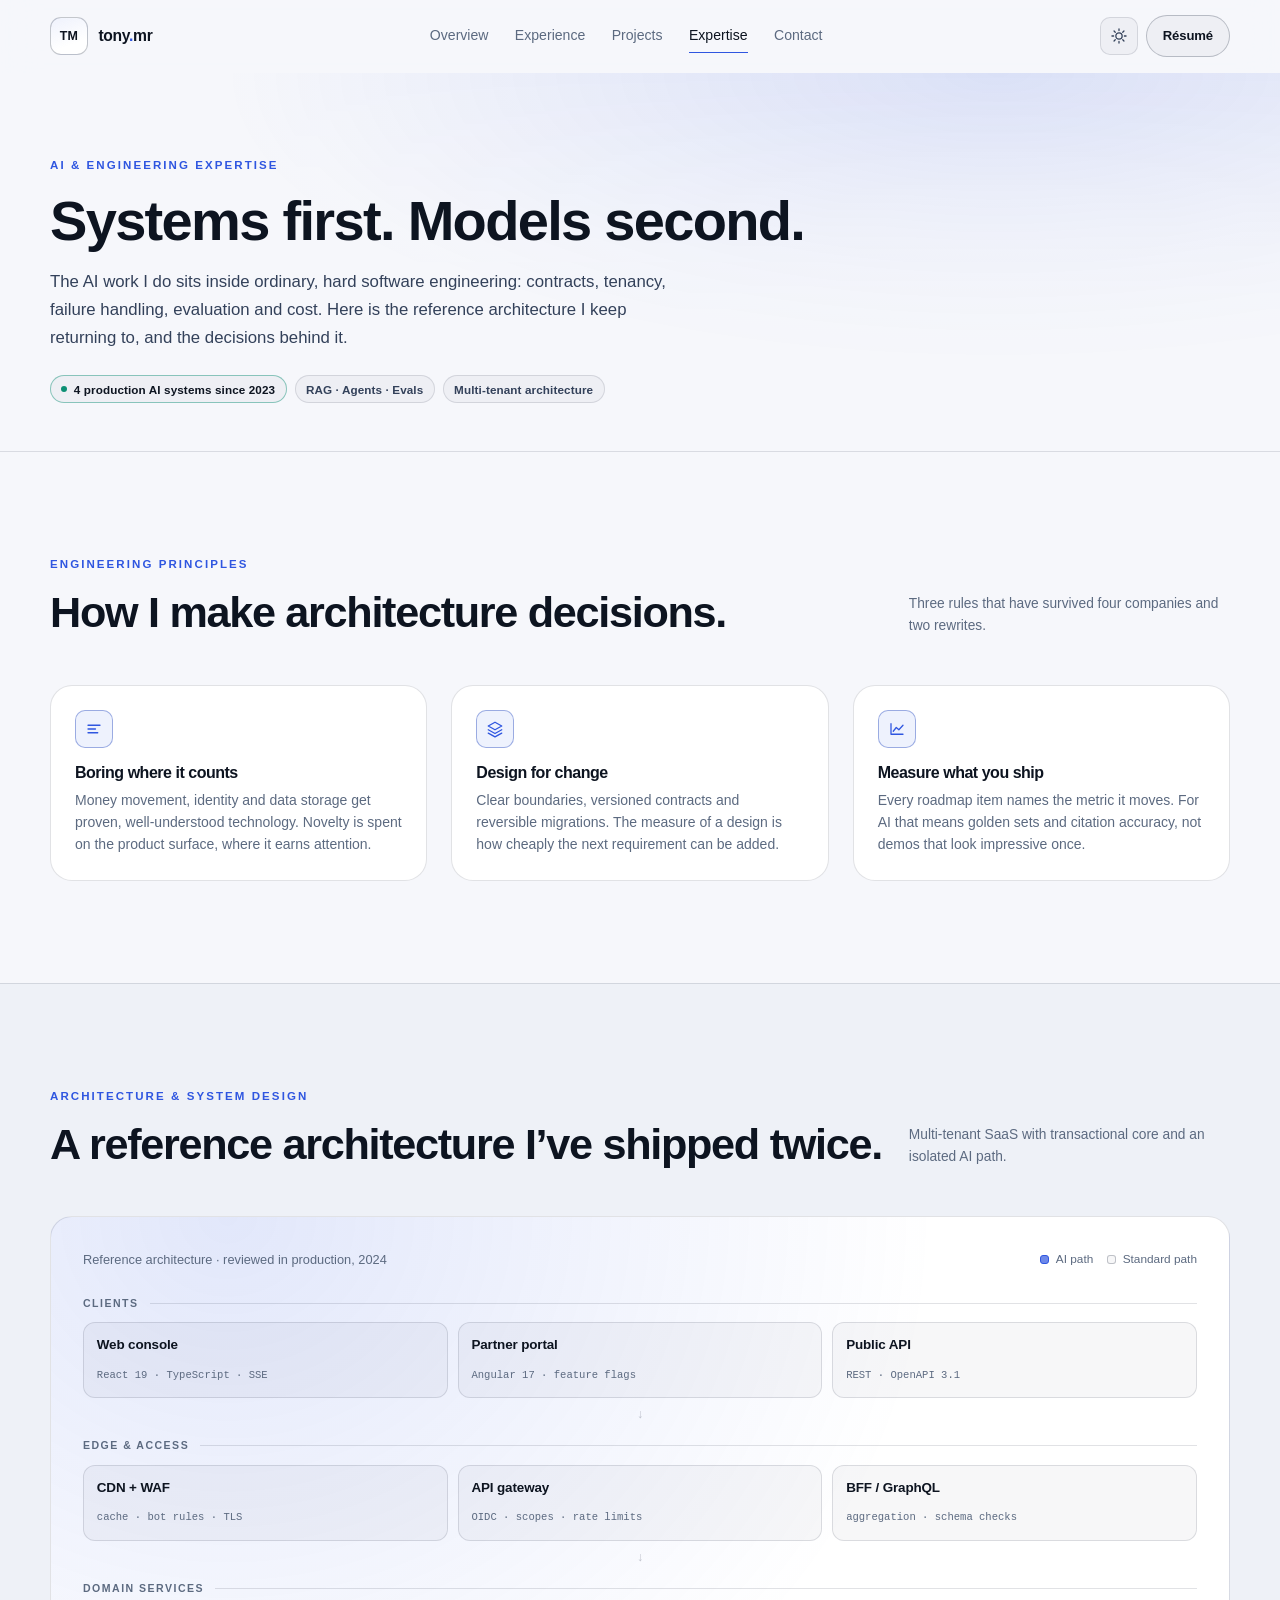
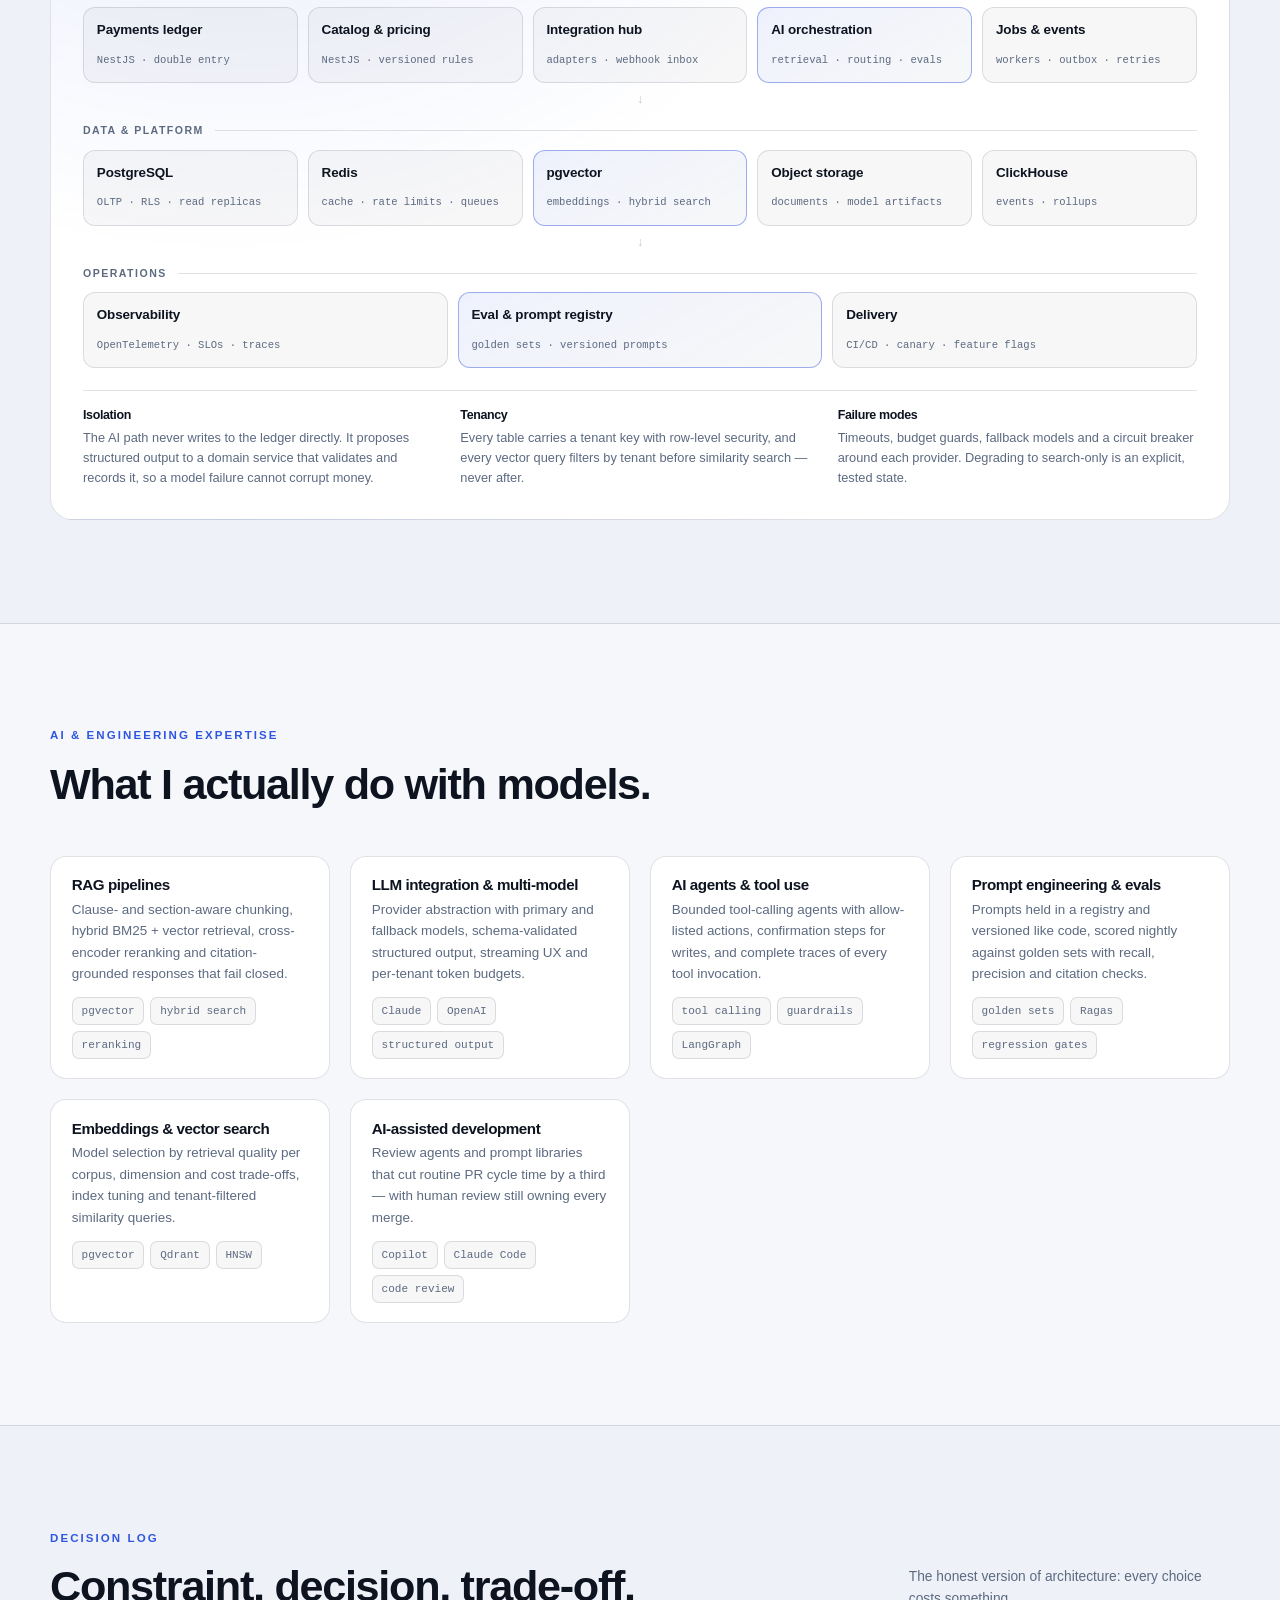
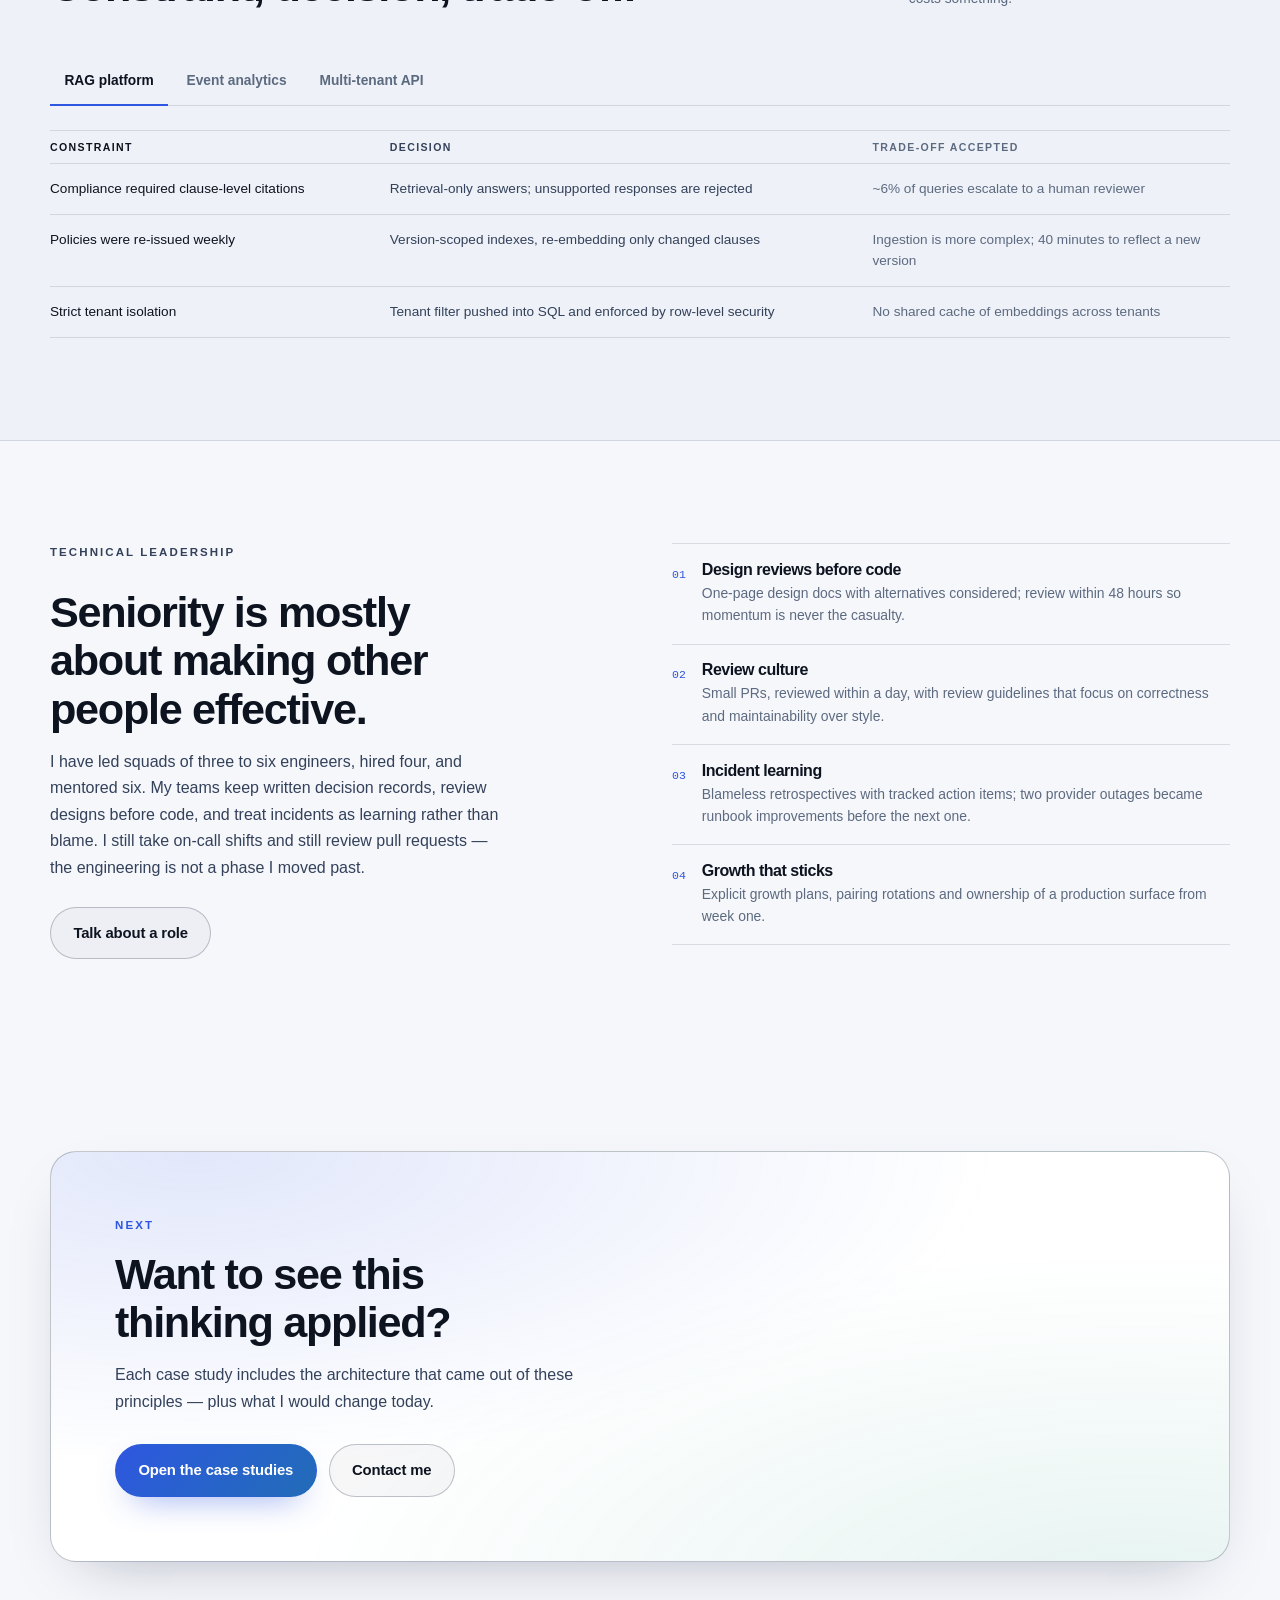
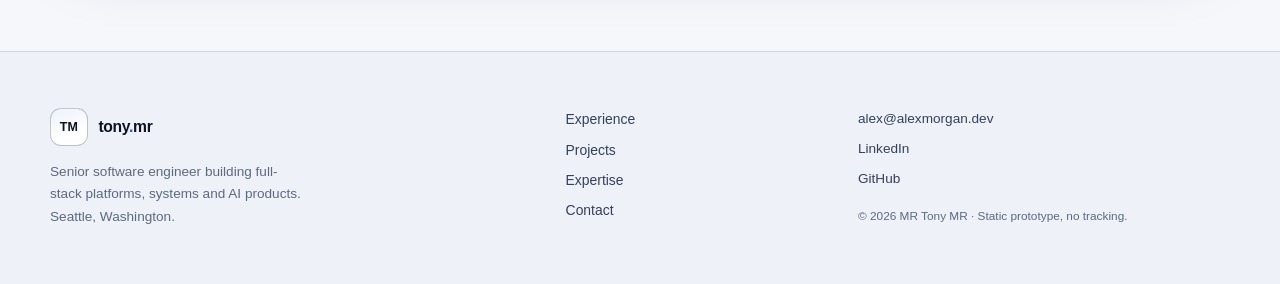
<file: prototype/expertise.html>
<!doctype html>
<html lang="en" data-theme="dark">
<head>
  <meta charset="utf-8" />
  <meta name="viewport" content="width=device-width, initial-scale=1" />
  <title>AI &amp; Architecture Expertise — MR Tony MR</title>
  <meta name="description" content="AI engineering and system design expertise: RAG pipelines, LLM orchestration, agents, evaluation, multi-tenant architecture, event-driven systems and frontend platforms." />
  <meta name="color-scheme" content="dark light" />
  <meta name="theme-color" content="#070a0f" />
  <link rel="stylesheet" href="styles.css" />
  <script>
    (function () {
      document.documentElement.classList.add('js');
      try {
        var saved = localStorage.getItem('am-theme');
        var light = window.matchMedia('(prefers-color-scheme: light)').matches;
        document.documentElement.dataset.theme = saved || (light ? 'light' : 'dark');
      } catch (e) { /* keep default */ }
    })();
  </script>
</head>
<body>
  <a class="skip-link" href="#main">Skip to content</a>

  <header class="site-header" data-header>
    <div class="container header-inner">
      <a class="brand" href="index.html" aria-label="MR Tony MR — overview">
        <span class="brand-mark" aria-hidden="true">TM</span>
        <span class="brand-text">tony<span class="brand-dot">.</span>mr</span>
      </a>
      <nav class="nav" aria-label="Primary">
        <a href="index.html">Overview</a>
        <a href="experience.html">Experience</a>
        <a href="projects.html">Projects</a>
        <a href="expertise.html" aria-current="page">Expertise</a>
        <a href="contact.html">Contact</a>
      </nav>
      <div class="header-actions">
        <button class="icon-btn theme-toggle" type="button" data-theme-toggle aria-label="Switch to light theme" title="Switch theme">
          <svg class="icon-sun" viewBox="0 0 24 24" aria-hidden="true" focusable="false"><circle cx="12" cy="12" r="4.2"/><path d="M12 2.6v2.2M12 19.2v2.2M2.6 12h2.2M19.2 12h2.2M5.4 5.4l1.6 1.6M17 17l1.6 1.6M18.6 5.4L17 7M7 17l-1.6 1.6"/></svg>
          <svg class="icon-moon" viewBox="0 0 24 24" aria-hidden="true" focusable="false"><path d="M20.4 14.6A8.6 8.6 0 0 1 9.4 3.6a8.6 8.6 0 1 0 11 11Z"/></svg>
        </button>
        <a class="btn btn-sm btn-ghost header-resume" href="contact.html#resume">Résumé</a>
        <button class="icon-btn nav-toggle" type="button" aria-expanded="false" aria-controls="mobileNav" aria-label="Open menu" data-nav-toggle>
          <span class="burger" aria-hidden="true"><span></span><span></span></span>
        </button>
      </div>
    </div>
    <div class="mobile-nav" id="mobileNav" hidden>
      <nav class="container mobile-nav-inner" aria-label="Mobile">
        <a href="index.html">Overview</a>
        <a href="experience.html">Experience</a>
        <a href="projects.html">Projects</a>
        <a href="expertise.html" aria-current="page">Expertise</a>
        <a href="contact.html">Contact</a>
        <a class="btn btn-primary btn-block" href="contact.html#resume">Download résumé</a>
      </nav>
    </div>
  </header>

  <main id="main">
    <section class="page-head" aria-labelledby="page-title">
      <div class="container">
        <p class="kicker">AI &amp; engineering expertise</p>
        <h1 class="h1" id="page-title">Systems first. Models second.</h1>
        <p class="lead">
          The AI work I do sits inside ordinary, hard software engineering: contracts,
          tenancy, failure handling, evaluation and cost. Here is the reference
          architecture I keep returning to, and the decisions behind it.
        </p>
        <div class="page-head-meta">
          <span class="badge badge-live"><span class="pulse"></span> 4 production AI systems since 2023</span>
          <span class="badge">RAG · Agents · Evals</span>
          <span class="badge">Multi-tenant architecture</span>
        </div>
      </div>
    </section>

    <!-- ============================ PRINCIPLES ============================ -->
    <section class="section" aria-labelledby="principles-title">
      <div class="container">
        <div class="section-head">
          <div>
            <p class="kicker">Engineering principles</p>
            <h2 class="h2" id="principles-title">How I make architecture decisions.</h2>
          </div>
          <p class="muted section-note">Three rules that have survived four companies and two rewrites.</p>
        </div>

        <div class="principle-grid">
          <article class="principle reveal" data-reveal>
            <div class="principle-icon">
              <svg viewBox="0 0 24 24" aria-hidden="true" focusable="false"><path d="M4 7h16M4 12h10M4 17h13"/></svg>
            </div>
            <h3>Boring where it counts</h3>
            <p>Money movement, identity and data storage get proven, well-understood technology. Novelty is spent on the product surface, where it earns attention.</p>
          </article>
          <article class="principle reveal" data-reveal>
            <div class="principle-icon">
              <svg viewBox="0 0 24 24" aria-hidden="true" focusable="false"><path d="M12 3 3 8l9 5 9-5-9-5Z"/><path d="m3 13 9 5 9-5M3 17.5l9 5 9-5"/></svg>
            </div>
            <h3>Design for change</h3>
            <p>Clear boundaries, versioned contracts and reversible migrations. The measure of a design is how cheaply the next requirement can be added.</p>
          </article>
          <article class="principle reveal" data-reveal>
            <div class="principle-icon">
              <svg viewBox="0 0 24 24" aria-hidden="true" focusable="false"><path d="M4 19V5m0 14h16"/><path d="m7 15 4-5 3.5 3L20 7"/></svg>
            </div>
            <h3>Measure what you ship</h3>
            <p>Every roadmap item names the metric it moves. For AI that means golden sets and citation accuracy, not demos that look impressive once.</p>
          </article>
        </div>
      </div>
    </section>

    <!-- ============================ ARCHITECTURE ============================ -->
    <section class="section section-alt" aria-labelledby="arch-title">
      <div class="container">
        <div class="section-head">
          <div>
            <p class="kicker">Architecture &amp; system design</p>
            <h2 class="h2" id="arch-title">A reference architecture I’ve shipped twice.</h2>
          </div>
          <p class="muted section-note">Multi-tenant SaaS with transactional core and an isolated AI path.</p>
        </div>

        <div class="arch-panel reveal" data-reveal>
          <div class="arch-caption">
            <span>Reference architecture · reviewed in production, 2024</span>
            <div class="arch-legend">
              <span><i class="legend-swatch is-accent"></i> AI path</span>
              <span><i class="legend-swatch"></i> Standard path</span>
            </div>
          </div>

          <div class="arch">
            <p class="arch-layer-label">Clients</p>
            <div class="arch-row cols-3">
              <div class="arch-node"><strong>Web console</strong><span>React 19 · TypeScript · SSE</span></div>
              <div class="arch-node"><strong>Partner portal</strong><span>Angular 17 · feature flags</span></div>
              <div class="arch-node"><strong>Public API</strong><span>REST · OpenAPI 3.1</span></div>
            </div>

            <div class="arch-arrow" aria-hidden="true">↓</div>
            <p class="arch-layer-label">Edge &amp; access</p>
            <div class="arch-row cols-3">
              <div class="arch-node"><strong>CDN + WAF</strong><span>cache · bot rules · TLS</span></div>
              <div class="arch-node"><strong>API gateway</strong><span>OIDC · scopes · rate limits</span></div>
              <div class="arch-node"><strong>BFF / GraphQL</strong><span>aggregation · schema checks</span></div>
            </div>

            <div class="arch-arrow" aria-hidden="true">↓</div>
            <p class="arch-layer-label">Domain services</p>
            <div class="arch-row cols-5">
              <div class="arch-node"><strong>Payments ledger</strong><span>NestJS · double entry</span></div>
              <div class="arch-node"><strong>Catalog &amp; pricing</strong><span>NestJS · versioned rules</span></div>
              <div class="arch-node"><strong>Integration hub</strong><span>adapters · webhook inbox</span></div>
              <div class="arch-node is-accent"><strong>AI orchestration</strong><span>retrieval · routing · evals</span></div>
              <div class="arch-node"><strong>Jobs &amp; events</strong><span>workers · outbox · retries</span></div>
            </div>

            <div class="arch-arrow" aria-hidden="true">↓</div>
            <p class="arch-layer-label">Data &amp; platform</p>
            <div class="arch-row cols-5">
              <div class="arch-node"><strong>PostgreSQL</strong><span>OLTP · RLS · read replicas</span></div>
              <div class="arch-node"><strong>Redis</strong><span>cache · rate limits · queues</span></div>
              <div class="arch-node is-accent"><strong>pgvector</strong><span>embeddings · hybrid search</span></div>
              <div class="arch-node"><strong>Object storage</strong><span>documents · model artifacts</span></div>
              <div class="arch-node"><strong>ClickHouse</strong><span>events · rollups</span></div>
            </div>

            <div class="arch-arrow" aria-hidden="true">↓</div>
            <p class="arch-layer-label">Operations</p>
            <div class="arch-row cols-3">
              <div class="arch-node"><strong>Observability</strong><span>OpenTelemetry · SLOs · traces</span></div>
              <div class="arch-node is-accent"><strong>Eval &amp; prompt registry</strong><span>golden sets · versioned prompts</span></div>
              <div class="arch-node"><strong>Delivery</strong><span>CI/CD · canary · feature flags</span></div>
            </div>
          </div>

          <div class="arch-notes">
            <div class="arch-note">
              <h4>Isolation</h4>
              <p>The AI path never writes to the ledger directly. It proposes structured output to a domain service that validates and records it, so a model failure cannot corrupt money.</p>
            </div>
            <div class="arch-note">
              <h4>Tenancy</h4>
              <p>Every table carries a tenant key with row-level security, and every vector query filters by tenant before similarity search — never after.</p>
            </div>
            <div class="arch-note">
              <h4>Failure modes</h4>
              <p>Timeouts, budget guards, fallback models and a circuit breaker around each provider. Degrading to search-only is an explicit, tested state.</p>
            </div>
          </div>
        </div>
      </div>
    </section>

    <!-- ============================ AI EXPERTISE ============================ -->
    <section class="section" aria-labelledby="ai-title">
      <div class="container">
        <div class="section-head">
          <div>
            <p class="kicker">AI &amp; engineering expertise</p>
            <h2 class="h2" id="ai-title">What I actually do with models.</h2>
          </div>
        </div>

        <div class="ai-cap-grid">
          <article class="ai-cap reveal" data-reveal>
            <h3>RAG pipelines</h3>
            <p>Clause- and section-aware chunking, hybrid BM25 + vector retrieval, cross-encoder reranking and citation-grounded responses that fail closed.</p>
            <div class="tag-row"><span class="tag">pgvector</span><span class="tag">hybrid search</span><span class="tag">reranking</span></div>
          </article>
          <article class="ai-cap reveal" data-reveal>
            <h3>LLM integration &amp; multi-model</h3>
            <p>Provider abstraction with primary and fallback models, schema-validated structured output, streaming UX and per-tenant token budgets.</p>
            <div class="tag-row"><span class="tag">Claude</span><span class="tag">OpenAI</span><span class="tag">structured output</span></div>
          </article>
          <article class="ai-cap reveal" data-reveal>
            <h3>AI agents &amp; tool use</h3>
            <p>Bounded tool-calling agents with allow-listed actions, confirmation steps for writes, and complete traces of every tool invocation.</p>
            <div class="tag-row"><span class="tag">tool calling</span><span class="tag">guardrails</span><span class="tag">LangGraph</span></div>
          </article>
          <article class="ai-cap reveal" data-reveal>
            <h3>Prompt engineering &amp; evals</h3>
            <p>Prompts held in a registry and versioned like code, scored nightly against golden sets with recall, precision and citation checks.</p>
            <div class="tag-row"><span class="tag">golden sets</span><span class="tag">Ragas</span><span class="tag">regression gates</span></div>
          </article>
          <article class="ai-cap reveal" data-reveal>
            <h3>Embeddings &amp; vector search</h3>
            <p>Model selection by retrieval quality per corpus, dimension and cost trade-offs, index tuning and tenant-filtered similarity queries.</p>
            <div class="tag-row"><span class="tag">pgvector</span><span class="tag">Qdrant</span><span class="tag">HNSW</span></div>
          </article>
          <article class="ai-cap reveal" data-reveal>
            <h3>AI-assisted development</h3>
            <p>Review agents and prompt libraries that cut routine PR cycle time by a third — with human review still owning every merge.</p>
            <div class="tag-row"><span class="tag">Copilot</span><span class="tag">Claude Code</span><span class="tag">code review</span></div>
          </article>
        </div>
      </div>
    </section>

    <!-- ============================ DECISION LOG ============================ -->
    <section class="section section-alt" aria-labelledby="decisions-title">
      <div class="container">
        <div class="section-head">
          <div>
            <p class="kicker">Decision log</p>
            <h2 class="h2" id="decisions-title">Constraint, decision, trade-off.</h2>
          </div>
          <p class="muted section-note">The honest version of architecture: every choice costs something.</p>
        </div>

        <div data-tabs>
          <div class="tabs" role="tablist" aria-label="Architecture decision logs">
            <button class="tab" type="button" role="tab" id="tab-rag" aria-controls="panel-rag" aria-selected="true" tabindex="0">RAG platform</button>
            <button class="tab" type="button" role="tab" id="tab-events" aria-controls="panel-events" aria-selected="false" tabindex="-1">Event analytics</button>
            <button class="tab" type="button" role="tab" id="tab-api" aria-controls="panel-api" aria-selected="false" tabindex="-1">Multi-tenant API</button>
          </div>

          <div class="tabpanel" role="tabpanel" id="panel-rag" aria-labelledby="tab-rag" tabindex="0">
            <div class="decision-table">
              <div class="decision-row decision-row-head"><span>Constraint</span><span>Decision</span><span>Trade-off accepted</span></div>
              <div class="decision-row">
                <span>Compliance required clause-level citations</span>
                <span>Retrieval-only answers; unsupported responses are rejected</span>
                <span>~6% of queries escalate to a human reviewer</span>
              </div>
              <div class="decision-row">
                <span>Policies were re-issued weekly</span>
                <span>Version-scoped indexes, re-embedding only changed clauses</span>
                <span>Ingestion is more complex; 40 minutes to reflect a new version</span>
              </div>
              <div class="decision-row">
                <span>Strict tenant isolation</span>
                <span>Tenant filter pushed into SQL and enforced by row-level security</span>
                <span>No shared cache of embeddings across tenants</span>
              </div>
            </div>
          </div>

          <div class="tabpanel" role="tabpanel" id="panel-events" aria-labelledby="tab-events" tabindex="0" hidden>
            <div class="decision-table">
              <div class="decision-row decision-row-head"><span>Constraint</span><span>Decision</span><span>Trade-off accepted</span></div>
              <div class="decision-row">
                <span>Reporting queries timed out after 20 minutes</span>
                <span>ClickHouse with pre-aggregated daily and hourly rollups</span>
                <span>More storage; 12% growth budgeted per year</span>
              </div>
              <div class="decision-row">
                <span>Metric definitions drifted between teams</span>
                <span>Semantic layer in git, reviewed like application code</span>
                <span>Adding a metric takes about a day instead of minutes</span>
              </div>
              <div class="decision-row">
                <span>Event volume tripled in twelve months</span>
                <span>Tiered retention plus sampling for exploratory queries</span>
                <span>Cold data is only available at daily granularity</span>
              </div>
            </div>
          </div>

          <div class="tabpanel" role="tabpanel" id="panel-api" aria-labelledby="tab-api" tabindex="0" hidden>
            <div class="decision-table">
              <div class="decision-row decision-row-head"><span>Constraint</span><span>Decision</span><span>Trade-off accepted</span></div>
              <div class="decision-row">
                <span>Partners needed predictable throughput</span>
                <span>Token-bucket limits per API key and per plan tier</span>
                <span>Occasional throttling of noisy neighbours</span>
              </div>
              <div class="decision-row">
                <span>Client retries caused duplicate charges</span>
                <span>Idempotency keys on every mutating endpoint, 24h window</span>
                <span>Key storage and expiry management</span>
              </div>
              <div class="decision-row">
                <span>Bulk imports starved interactive traffic</span>
                <span>Queue isolation with fair scheduling between tenants</span>
                <span>Higher infrastructure baseline, one more system to operate</span>
              </div>
            </div>
          </div>
        </div>
      </div>
    </section>

    <!-- ============================ LEADERSHIP ============================ -->
    <section class="section" aria-labelledby="lead-title">
      <div class="container ai-band">
        <div class="ai-copy reveal" data-reveal>
          <p class="kicker">Technical leadership</p>
          <h2 class="h2" id="lead-title">Seniority is mostly about making other people effective.</h2>
          <p>
            I have led squads of three to six engineers, hired four, and mentored six.
            My teams keep written decision records, review designs before code, and
            treat incidents as learning rather than blame. I still take on-call shifts
            and still review pull requests — the engineering is not a phase I moved past.
          </p>
          <a class="btn btn-ghost" href="contact.html">Talk about a role</a>
        </div>

        <ol class="ai-list reveal" data-reveal>
          <li><span class="ai-num">01</span><div><h3>Design reviews before code</h3><p>One-page design docs with alternatives considered; review within 48 hours so momentum is never the casualty.</p></div></li>
          <li><span class="ai-num">02</span><div><h3>Review culture</h3><p>Small PRs, reviewed within a day, with review guidelines that focus on correctness and maintainability over style.</p></div></li>
          <li><span class="ai-num">03</span><div><h3>Incident learning</h3><p>Blameless retrospectives with tracked action items; two provider outages became runbook improvements before the next one.</p></div></li>
          <li><span class="ai-num">04</span><div><h3>Growth that sticks</h3><p>Explicit growth plans, pairing rotations and ownership of a production surface from week one.</p></div></li>
        </ol>
      </div>
    </section>

    <section class="section cta-section" aria-labelledby="exp-cta-title">
      <div class="container">
        <div class="cta-card reveal" data-reveal>
          <p class="kicker">Next</p>
          <h2 class="h2" id="exp-cta-title">Want to see this thinking applied?</h2>
          <p class="cta-sub">Each case study includes the architecture that came out of these principles — plus what I would change today.</p>
          <div class="hero-actions">
            <a class="btn btn-primary" href="projects.html">Open the case studies</a>
            <a class="btn btn-ghost" href="contact.html">Contact me</a>
          </div>
        </div>
      </div>
    </section>
  </main>

  <footer class="site-footer">
    <div class="container footer-grid">
      <div class="footer-brand">
        <a class="brand" href="index.html" aria-label="MR Tony MR — overview">
          <span class="brand-mark" aria-hidden="true">TM</span>
          <span class="brand-text">tony<span class="brand-dot">.</span>mr</span>
        </a>
        <p>Senior software engineer building full-stack platforms, systems and AI products. Seattle, Washington.</p>
      </div>
      <nav class="footer-nav" aria-label="Footer">
        <a href="experience.html">Experience</a>
        <a href="projects.html">Projects</a>
        <a href="expertise.html">Expertise</a>
        <a href="contact.html">Contact</a>
      </nav>
      <div class="footer-meta">
        <a href="mailto:alex@alexmorgan.dev">alex@alexmorgan.dev</a>
        <a href="https://www.linkedin.com/in/alexmorgan-dev" rel="noopener">LinkedIn</a>
        <a href="https://github.com/alexmorgan-dev" rel="noopener">GitHub</a>
        <p class="footer-note">© <span data-year>2025</span> MR Tony MR · Static prototype, no tracking.</p>
      </div>
    </div>
  </footer>

  <div class="toast" role="status" aria-live="polite" data-toast hidden></div>
  <script src="app.js" defer></script>
</body>
</html>
</file>
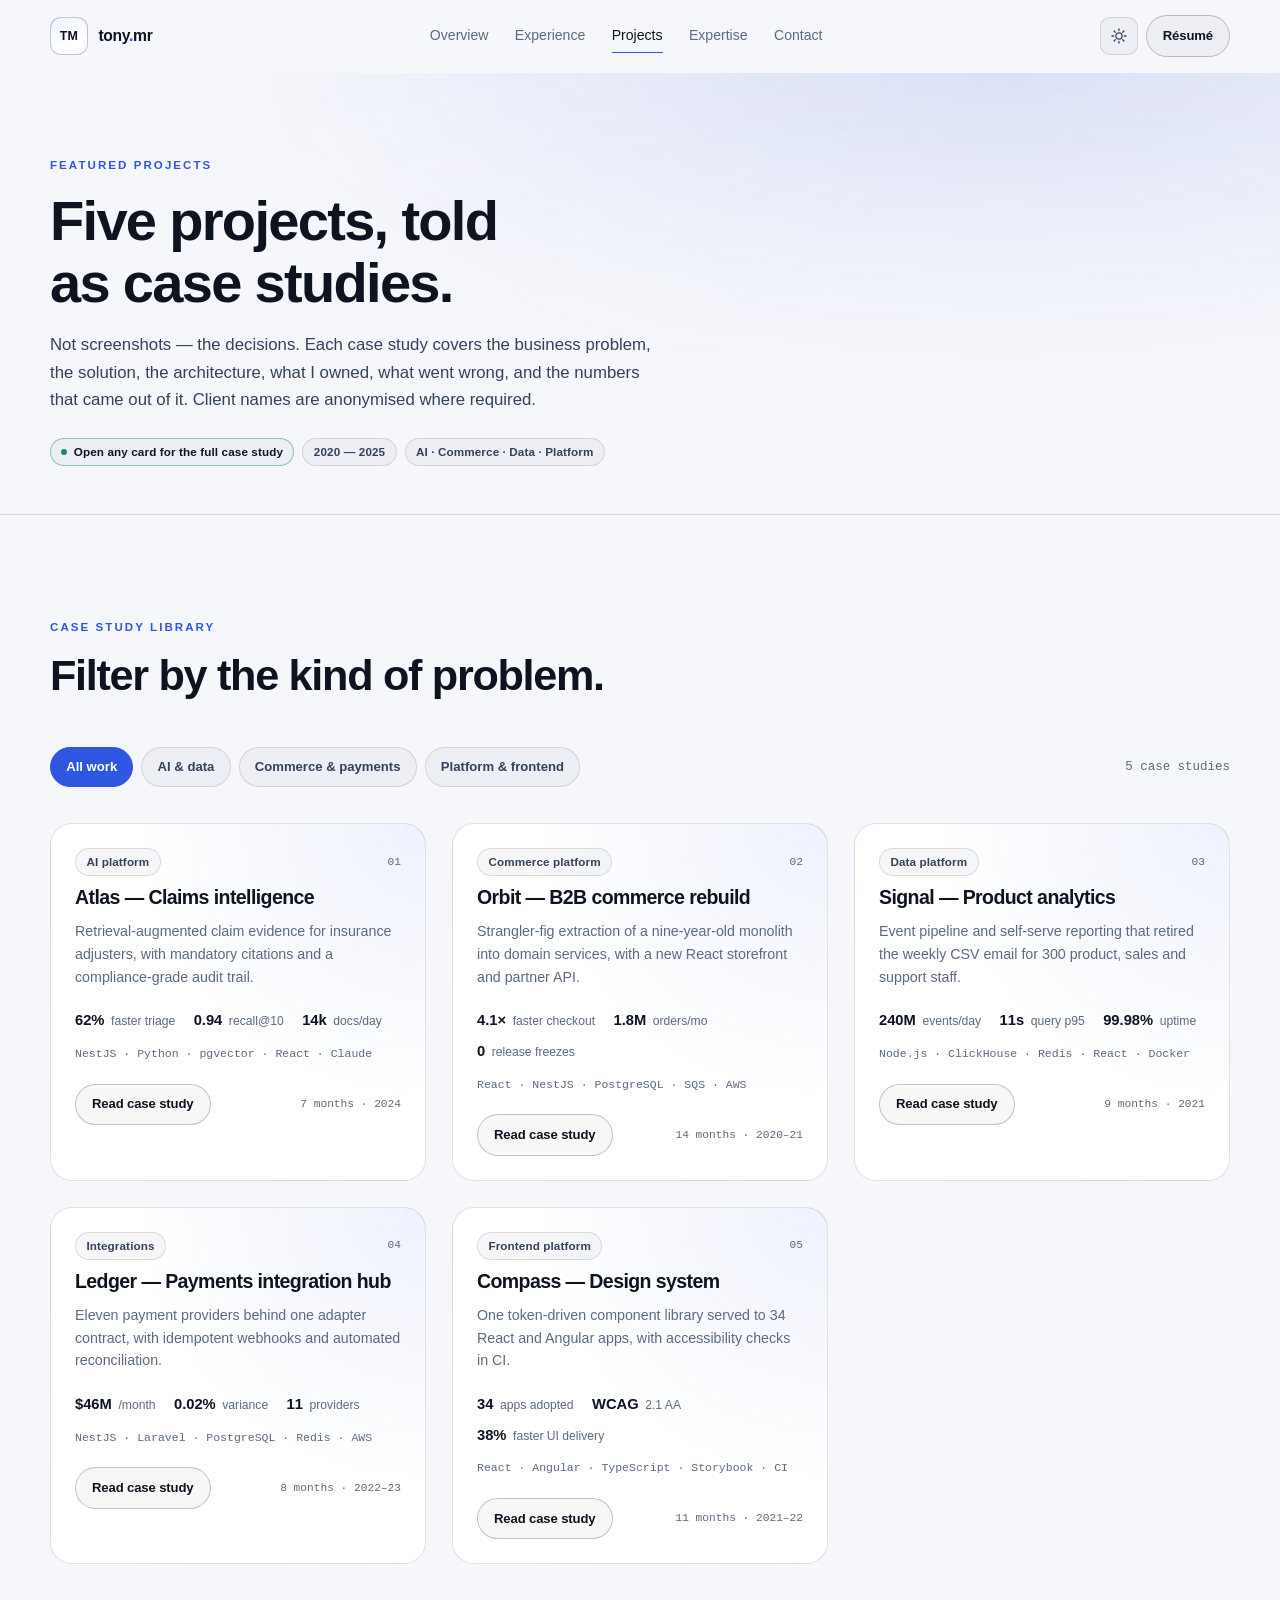
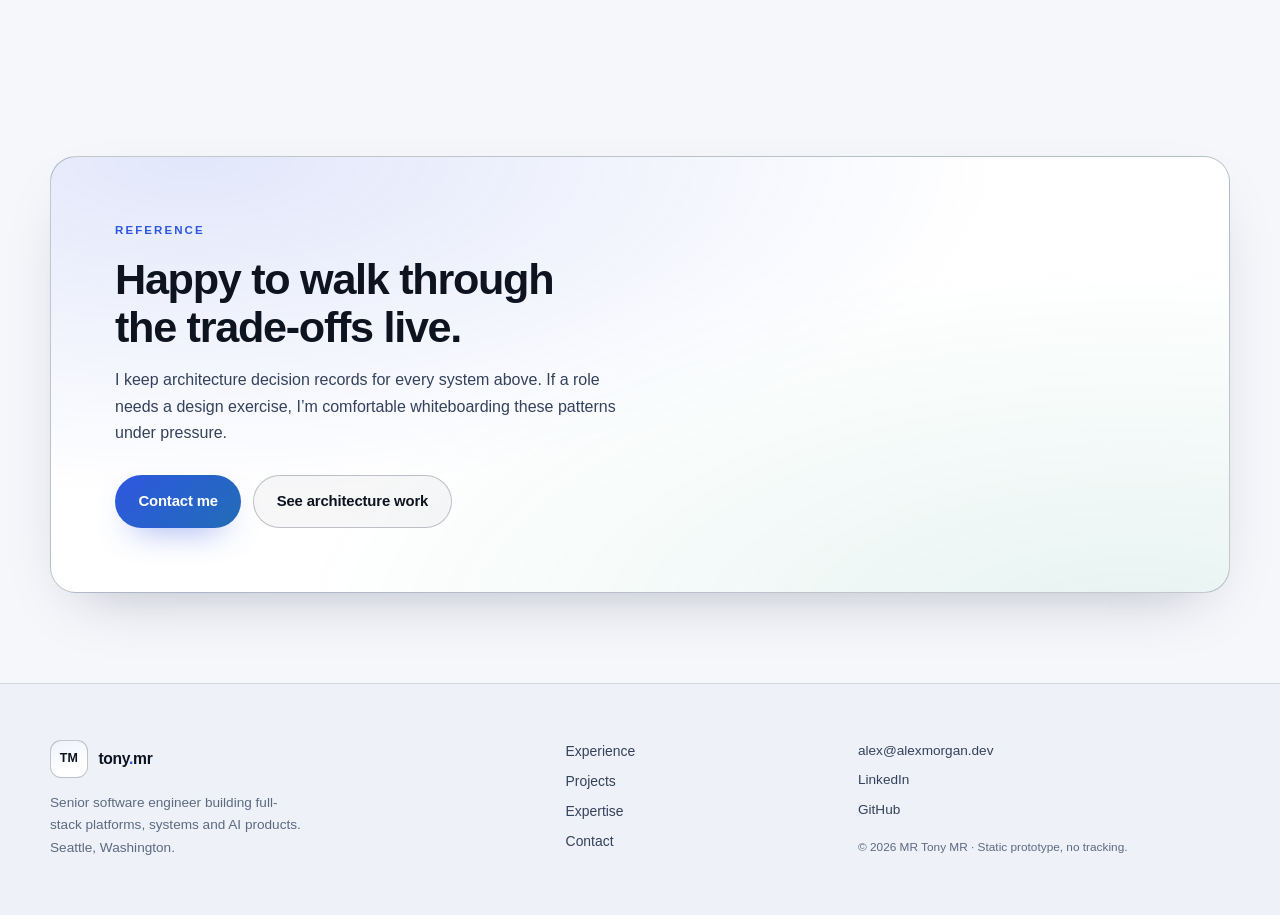
<file: prototype/projects.html>
<!doctype html>
<html lang="en" data-theme="dark">
<head>
  <meta charset="utf-8" />
  <meta name="viewport" content="width=device-width, initial-scale=1" />
  <title>Featured Projects — MR Tony MR, Senior Software Engineer</title>
  <meta name="description" content="Five software engineering case studies: AI claims intelligence, B2B commerce re-platforming, product analytics at 240M events/day, a payments integration hub and an accessible design system." />
  <meta name="color-scheme" content="dark light" />
  <meta name="theme-color" content="#070a0f" />
  <link rel="stylesheet" href="styles.css" />
  <script>
    (function () {
      document.documentElement.classList.add('js');
      try {
        var saved = localStorage.getItem('am-theme');
        var light = window.matchMedia('(prefers-color-scheme: light)').matches;
        document.documentElement.dataset.theme = saved || (light ? 'light' : 'dark');
      } catch (e) { /* keep default */ }
    })();
  </script>
</head>
<body>
  <a class="skip-link" href="#main">Skip to content</a>

  <header class="site-header" data-header>
    <div class="container header-inner">
      <a class="brand" href="index.html" aria-label="MR Tony MR — overview">
        <span class="brand-mark" aria-hidden="true">TM</span>
        <span class="brand-text">tony<span class="brand-dot">.</span>mr</span>
      </a>
      <nav class="nav" aria-label="Primary">
        <a href="index.html">Overview</a>
        <a href="experience.html">Experience</a>
        <a href="projects.html" aria-current="page">Projects</a>
        <a href="expertise.html">Expertise</a>
        <a href="contact.html">Contact</a>
      </nav>
      <div class="header-actions">
        <button class="icon-btn theme-toggle" type="button" data-theme-toggle aria-label="Switch to light theme" title="Switch theme">
          <svg class="icon-sun" viewBox="0 0 24 24" aria-hidden="true" focusable="false"><circle cx="12" cy="12" r="4.2"/><path d="M12 2.6v2.2M12 19.2v2.2M2.6 12h2.2M19.2 12h2.2M5.4 5.4l1.6 1.6M17 17l1.6 1.6M18.6 5.4L17 7M7 17l-1.6 1.6"/></svg>
          <svg class="icon-moon" viewBox="0 0 24 24" aria-hidden="true" focusable="false"><path d="M20.4 14.6A8.6 8.6 0 0 1 9.4 3.6a8.6 8.6 0 1 0 11 11Z"/></svg>
        </button>
        <a class="btn btn-sm btn-ghost header-resume" href="contact.html#resume">Résumé</a>
        <button class="icon-btn nav-toggle" type="button" aria-expanded="false" aria-controls="mobileNav" aria-label="Open menu" data-nav-toggle>
          <span class="burger" aria-hidden="true"><span></span><span></span></span>
        </button>
      </div>
    </div>
    <div class="mobile-nav" id="mobileNav" hidden>
      <nav class="container mobile-nav-inner" aria-label="Mobile">
        <a href="index.html">Overview</a>
        <a href="experience.html">Experience</a>
        <a href="projects.html" aria-current="page">Projects</a>
        <a href="expertise.html">Expertise</a>
        <a href="contact.html">Contact</a>
        <a class="btn btn-primary btn-block" href="contact.html#resume">Download résumé</a>
      </nav>
    </div>
  </header>

  <main id="main">
    <section class="page-head" aria-labelledby="page-title">
      <div class="container">
        <p class="kicker">Featured projects</p>
        <h1 class="h1" id="page-title">Five projects, told as case studies.</h1>
        <p class="lead">
          Not screenshots — the decisions. Each case study covers the business problem,
          the solution, the architecture, what I owned, what went wrong, and the numbers
          that came out of it. Client names are anonymised where required.
        </p>
        <div class="page-head-meta">
          <span class="badge badge-live"><span class="pulse"></span> Open any card for the full case study</span>
          <span class="badge">2020 — 2025</span>
          <span class="badge">AI · Commerce · Data · Platform</span>
        </div>
      </div>
    </section>

    <section class="section" aria-labelledby="grid-title">
      <div class="container">
        <div class="section-head">
          <div>
            <p class="kicker">Case study library</p>
            <h2 class="h2" id="grid-title">Filter by the kind of problem.</h2>
          </div>
        </div>

        <div class="filter-bar" role="group" aria-label="Filter case studies">
          <button class="filter-btn" type="button" data-filter="all" aria-pressed="true">All work</button>
          <button class="filter-btn" type="button" data-filter="ai" aria-pressed="false">AI &amp; data</button>
          <button class="filter-btn" type="button" data-filter="commerce" aria-pressed="false">Commerce &amp; payments</button>
          <button class="filter-btn" type="button" data-filter="platform" aria-pressed="false">Platform &amp; frontend</button>
          <p class="filter-status" role="status" aria-live="polite" data-filter-status>5 case studies</p>
        </div>

        <div class="project-grid">
          <article class="project-card" id="atlas" data-tags="ai" aria-labelledby="proj-atlas">
            <div class="project-card-top">
              <span class="badge">AI platform</span>
              <span class="project-index">01</span>
            </div>
            <h2 id="proj-atlas">Atlas — Claims intelligence</h2>
            <p>Retrieval-augmented claim evidence for insurance adjusters, with mandatory citations and a compliance-grade audit trail.</p>
            <ul class="work-metrics">
              <li><strong>62%</strong> faster triage</li>
              <li><strong>0.94</strong> recall@10</li>
              <li><strong>14k</strong> docs/day</li>
            </ul>
            <span class="work-stack">NestJS · Python · pgvector · React · Claude</span>
            <div class="project-foot">
              <button class="btn btn-ghost btn-sm" type="button" data-case="atlas">Read case study</button>
              <span class="project-index">7 months · 2024</span>
            </div>
          </article>

          <article class="project-card" id="orbit" data-tags="commerce" aria-labelledby="proj-orbit">
            <div class="project-card-top">
              <span class="badge">Commerce platform</span>
              <span class="project-index">02</span>
            </div>
            <h2 id="proj-orbit">Orbit — B2B commerce rebuild</h2>
            <p>Strangler-fig extraction of a nine-year-old monolith into domain services, with a new React storefront and partner API.</p>
            <ul class="work-metrics">
              <li><strong>4.1×</strong> faster checkout</li>
              <li><strong>1.8M</strong> orders/mo</li>
              <li><strong>0</strong> release freezes</li>
            </ul>
            <span class="work-stack">React · NestJS · PostgreSQL · SQS · AWS</span>
            <div class="project-foot">
              <button class="btn btn-ghost btn-sm" type="button" data-case="orbit">Read case study</button>
              <span class="project-index">14 months · 2020–21</span>
            </div>
          </article>

          <article class="project-card" id="signal" data-tags="ai" aria-labelledby="proj-signal">
            <div class="project-card-top">
              <span class="badge">Data platform</span>
              <span class="project-index">03</span>
            </div>
            <h2 id="proj-signal">Signal — Product analytics</h2>
            <p>Event pipeline and self-serve reporting that retired the weekly CSV email for 300 product, sales and support staff.</p>
            <ul class="work-metrics">
              <li><strong>240M</strong> events/day</li>
              <li><strong>11s</strong> query p95</li>
              <li><strong>99.98%</strong> uptime</li>
            </ul>
            <span class="work-stack">Node.js · ClickHouse · Redis · React · Docker</span>
            <div class="project-foot">
              <button class="btn btn-ghost btn-sm" type="button" data-case="signal">Read case study</button>
              <span class="project-index">9 months · 2021</span>
            </div>
          </article>

          <article class="project-card" id="ledger" data-tags="commerce" aria-labelledby="proj-ledger">
            <div class="project-card-top">
              <span class="badge">Integrations</span>
              <span class="project-index">04</span>
            </div>
            <h2 id="proj-ledger">Ledger — Payments integration hub</h2>
            <p>Eleven payment providers behind one adapter contract, with idempotent webhooks and automated reconciliation.</p>
            <ul class="work-metrics">
              <li><strong>$46M</strong> /month</li>
              <li><strong>0.02%</strong> variance</li>
              <li><strong>11</strong> providers</li>
            </ul>
            <span class="work-stack">NestJS · Laravel · PostgreSQL · Redis · AWS</span>
            <div class="project-foot">
              <button class="btn btn-ghost btn-sm" type="button" data-case="ledger">Read case study</button>
              <span class="project-index">8 months · 2022–23</span>
            </div>
          </article>

          <article class="project-card" id="compass" data-tags="platform" aria-labelledby="proj-compass">
            <div class="project-card-top">
              <span class="badge">Frontend platform</span>
              <span class="project-index">05</span>
            </div>
            <h2 id="proj-compass">Compass — Design system</h2>
            <p>One token-driven component library served to 34 React and Angular apps, with accessibility checks in CI.</p>
            <ul class="work-metrics">
              <li><strong>34</strong> apps adopted</li>
              <li><strong>WCAG</strong> 2.1 AA</li>
              <li><strong>38%</strong> faster UI delivery</li>
            </ul>
            <span class="work-stack">React · Angular · TypeScript · Storybook · CI</span>
            <div class="project-foot">
              <button class="btn btn-ghost btn-sm" type="button" data-case="compass">Read case study</button>
              <span class="project-index">11 months · 2021–22</span>
            </div>
          </article>
        </div>
      </div>
    </section>

    <section class="section cta-section" aria-labelledby="proj-cta-title">
      <div class="container">
        <div class="cta-card">
          <p class="kicker">Reference</p>
          <h2 class="h2" id="proj-cta-title">Happy to walk through the trade-offs live.</h2>
          <p class="cta-sub">I keep architecture decision records for every system above. If a role needs a design exercise, I’m comfortable whiteboarding these patterns under pressure.</p>
          <div class="hero-actions">
            <a class="btn btn-primary" href="contact.html">Contact me</a>
            <a class="btn btn-ghost" href="expertise.html">See architecture work</a>
          </div>
        </div>
      </div>
    </section>

    <!-- ============================ CASE STUDY DIALOG ============================ -->
    <dialog class="case-dialog" id="caseDialog" aria-label="Case study details" aria-labelledby="case-dialog-title">
      <div class="case-shell">
        <div class="case-bar">
          <span class="case-bar-label">Case study</span>
          <button class="case-close" type="button" data-case-close aria-label="Close case study">
            <svg viewBox="0 0 24 24" aria-hidden="true" focusable="false"><path d="M6 6l12 12M18 6 6 18"/></svg>
          </button>
        </div>
        <div class="case-inner" data-case-body></div>
      </div>
    </dialog>

    <!-- ---------- Templates: one per case study ---------- -->
    <template id="tpl-atlas">
      <span class="badge">AI platform · Insurance</span>
      <h2 class="case-title">Atlas — Claims intelligence</h2>
      <p class="case-summary">
        A retrieval-augmented assistant that reads policy wordings, endorsements and claim
        notes, then assembles cited claim evidence for adjusters at a mid-market insurer
        handling 14,000 documents a day.
      </p>
      <dl class="case-meta">
        <div><dt>Role</dt><dd>Lead engineer &amp; architect</dd></div>
        <div><dt>Timeline</dt><dd>7 months, 2024</dd></div>
        <div><dt>Team</dt><dd>4 engineers, 1 PM, 2 domain experts</dd></div>
        <div><dt>Surface</dt><dd>Internal console + REST API</dd></div>
      </dl>

      <div class="case-block">
        <h4>Business problem</h4>
        <p>
          Adjusters spent roughly 45 minutes per claim reconciling coverage across policy
          PDFs, endorsements and 12 upstream systems. An audit found 18% of decisions were
          reopened because an exclusion had been missed. The insurer had tried an
          off-the-shelf chat assistant, but it could not cite sources, so compliance
          rejected it and adjusters stopped trusting it after two weeks.
        </p>
      </div>

      <div class="case-block">
        <h4>Solution</h4>
        <p>
          Atlas ingests policy documents on a versioned schedule, chunks at clause
          boundaries rather than fixed token windows, and retrieves with a hybrid of
          BM25 keyword search and embedding similarity before reranking the top 40
          candidates. Claude then extracts structured coverage fields into a schema
          validated with Zod. Every answer must carry clause-level citations; the API
          refuses to return an answer with none. A review console lets adjusters accept,
          edit or reject each field, and all of it lands in an append-only audit log.
        </p>
      </div>

      <div class="case-block">
        <h4>Architecture</h4>
        <ol class="arch-stack">
          <li><span>01</span><span>React console with streaming answers and side-by-side clause viewer</span></li>
          <li><span>02</span><span>NestJS API: OIDC auth, tenant scoping, audit log, feedback capture</span></li>
          <li><span>03</span><span>Python ingestion workers: OCR, clause splitter, embedding and versioning</span></li>
          <li><span>04</span><span>PostgreSQL + pgvector for clauses; S3 for source PDFs; Redis for query cache</span></li>
          <li><span>05</span><span>Retrieval service: hybrid search, cross-encoder rerank, citation builder</span></li>
          <li><span>06</span><span>LLM orchestrator: Claude primary, GPT-4o fallback, schema validation, budget guard</span></li>
          <li><span>07</span><span>Nightly eval harness on a 480-claim golden set with recall and citation accuracy</span></li>
        </ol>
      </div>

      <div class="case-block">
        <h4>Technologies</h4>
        <div class="tag-row">
          <span class="tag">TypeScript</span><span class="tag">React</span><span class="tag">NestJS</span>
          <span class="tag">Python</span><span class="tag">PostgreSQL</span><span class="tag">pgvector</span>
          <span class="tag">Redis</span><span class="tag">AWS S3 / ECS / SQS</span><span class="tag">Docker</span>
          <span class="tag">Anthropic Claude</span><span class="tag">OpenAI</span>
        </div>
      </div>

      <div class="case-cols">
        <div class="case-block">
          <h4>Key responsibilities</h4>
          <ul class="case-list">
            <li>Owned architecture and the ADRs for retrieval, citation and fallback strategy.</li>
            <li>Set retrieval quality targets with the compliance lead and built the eval harness that measured them.</li>
            <li>Designed tenant isolation, PII redaction and the audit trail required for sign-off.</li>
            <li>Mentored two engineers on prompt evaluation and structured output validation.</li>
          </ul>
        </div>
        <div class="case-block">
          <h4>Challenges</h4>
          <ul class="case-list is-challenge">
            <li><strong>Scanned, 400-page PDFs:</strong> table extraction failed on 8% of documents; added layout-aware parsing plus a manual review queue.</li>
            <li><strong>Hallucinated exclusions:</strong> fixed by refusing unsupported answers and measuring citation accuracy instead of fluency.</li>
            <li><strong>Latency vs. quality:</strong> reranking cost 900ms; cached retrieval per policy version to keep p95 at 3.8s.</li>
            <li><strong>Cost control:</strong> per-tenant token budgets and a cheaper model for routine extractions cut spend 31%.</li>
          </ul>
        </div>
      </div>

      <div class="case-block">
        <h4>Outcomes</h4>
        <div class="case-metrics">
          <div class="case-metric"><strong>45 → 17 min</strong><span>Average claim triage time</span></div>
          <div class="case-metric"><strong>0.94</strong><span>Recall@10 on the golden set</span></div>
          <div class="case-metric"><strong>94%</strong><span>Citation accuracy in the compliance audit</span></div>
          <div class="case-metric"><strong>$0.11</strong><span>Average model cost per claim</span></div>
        </div>
      </div>
    </template>

    <template id="tpl-orbit">
      <span class="badge">Commerce platform · B2B</span>
      <h2 class="case-title">Orbit — B2B commerce rebuild</h2>
      <p class="case-summary">
        A nine-year-old Rails and Angular monolith served 1.8M orders a month, but every
        release required a two-hour commerce freeze. We extracted the ordering domain
        into services and rebuilt the storefront without pausing the business.
      </p>
      <dl class="case-meta">
        <div><dt>Role</dt><dd>Technical lead, squad of 3</dd></div>
        <div><dt>Timeline</dt><dd>14 months, 2020–2021</dd></div>
        <div><dt>Team</dt><dd>3 engineers, 1 designer, 1 PM</dd></div>
        <div><dt>Surface</dt><dd>Web storefront, admin, partner API</dd></div>
      </dl>

      <div class="case-block">
        <h4>Business problem</h4>
        <p>
          B2B customers configured pricing and ordering through an eleven-step checkout
          that took 28 seconds on a good connection. Pricing rules lived in stored
          procedures that only two people understood, partner onboarding took six weeks
          of engineering time, and releases were batched into overnight windows because
          the monolith could not be deployed safely during trading hours.
        </p>
      </div>

      <div class="case-block">
        <h4>Solution</h4>
        <p>
          We used a strangler-fig migration: an API gateway routed traffic per route to
          either the monolith or the new services, with shadow traffic and feature flags
          controlling cutover. Catalog, pricing, cart, orders and partner integrations
          became five NestJS services on PostgreSQL, with order lifecycle events on SQS.
          A new React storefront used server-state caching, optimistic cart updates and
          a checkout reduced to four steps with saved buyer profiles.
        </p>
      </div>

      <div class="case-block">
        <h4>Architecture</h4>
        <ol class="arch-stack">
          <li><span>01</span><span>React + TypeScript storefront with route-level code splitting</span></li>
          <li><span>02</span><span>API gateway for auth, routing, rate limits and request tracing</span></li>
          <li><span>03</span><span>Five NestJS domain services with transactional outbox to SQS</span></li>
          <li><span>04</span><span>PostgreSQL per service with read replicas; Redis for pricing and cart cache</span></li>
          <li><span>05</span><span>Partner API with scoped keys, idempotency and OpenAPI-generated clients</span></li>
          <li><span>06</span><span>GitHub Actions pipeline with contract tests, canary deploys and auto-rollback</span></li>
        </ol>
      </div>

      <div class="case-block">
        <h4>Technologies</h4>
        <div class="tag-row">
          <span class="tag">React</span><span class="tag">TypeScript</span><span class="tag">NestJS</span>
          <span class="tag">Node.js</span><span class="tag">PostgreSQL</span><span class="tag">Redis</span>
          <span class="tag">AWS SQS / ECS</span><span class="tag">Docker</span><span class="tag">GitHub Actions</span>
          <span class="tag">Datadog</span>
        </div>
      </div>

      <div class="case-cols">
        <div class="case-block">
          <h4>Key responsibilities</h4>
          <ul class="case-list">
            <li>Sequenced the migration and wrote the API contracts shared by old and new systems.</li>
            <li>Ran the cutover plan: traffic percentages, rollback criteria, and on-call coverage per release.</li>
            <li>Set performance budgets for the storefront and enforced them in CI with Lighthouse CI.</li>
            <li>Partnered with finance to encode pricing rules as versioned, testable configuration.</li>
          </ul>
        </div>
        <div class="case-block">
          <h4>Challenges</h4>
          <ul class="case-list is-challenge">
            <li><strong>Dual-write consistency:</strong> orders existed in both systems during migration; solved with an outbox plus reconciliation job, not distributed transactions.</li>
            <li><strong>Pricing archaeology:</strong> 340 stored-procedure rules were reverse-engineered into 96 configurable rules with regression fixtures.</li>
            <li><strong>Angular and React in parallel:</strong> shared design tokens and API clients kept both front ends consistent during the transition.</li>
            <li><strong>No freezes:</strong> every service shipped behind a flag, so a bad deploy rolled back in under a minute.</li>
          </ul>
        </div>
      </div>

      <div class="case-block">
        <h4>Outcomes</h4>
        <div class="case-metrics">
          <div class="case-metric"><strong>28s → 6.8s</strong><span>End-to-end checkout time</span></div>
          <div class="case-metric"><strong>+18%</strong><span>Checkout conversion</span></div>
          <div class="case-metric"><strong>0</strong><span>Release freezes after month four</span></div>
          <div class="case-metric"><strong>9 days</strong><span>Partner onboarding, down from 6 weeks</span></div>
        </div>
      </div>
    </template>

    <template id="tpl-signal">
      <span class="badge">Data platform · Analytics</span>
      <h2 class="case-title">Signal — Product analytics</h2>
      <p class="case-summary">
        An event pipeline and self-serve reporting layer that replaced weekly CSV exports
        with near-real-time product metrics for 300 internal users.
      </p>
      <dl class="case-meta">
        <div><dt>Role</dt><dd>Backend &amp; platform lead</dd></div>
        <div><dt>Timeline</dt><dd>9 months, 2021</dd></div>
        <div><dt>Team</dt><dd>2 engineers, 1 analyst, 1 PM</dd></div>
        <div><dt>Surface</dt><dd>Ingestion SDK, query API, dashboards</dd></div>
      </dl>

      <div class="case-block">
        <h4>Business problem</h4>
        <p>
          Product decisions relied on a weekly analyst export. By the time a funnel report
          arrived it described behaviour from nine days earlier, and the definitions of
          “active account” differed between three teams. As instrumentation grew, the
          reporting queries stopped finishing at all — the largest funnel timed out after
          twenty minutes.
        </p>
      </div>

      <div class="case-block">
        <h4>Solution</h4>
        <p>
          We defined a typed event schema with a governance process, shipped browser and
          Node SDKs that validate before sending, and buffered ingestion through SQS into
          batched Node workers writing to ClickHouse. A semantic layer holds metric
          definitions in version control, so a dashboard and an API cannot disagree. A
          React dashboard builder exposes dimensions and filters without exposing SQL.
        </p>
      </div>

      <div class="case-block">
        <h4>Architecture</h4>
        <ol class="arch-stack">
          <li><span>01</span><span>Browser / server SDKs with schema validation and offline retry</span></li>
          <li><span>02</span><span>Ingestion API on Node.js, authenticated per workspace, writes to SQS</span></li>
          <li><span>03</span><span>Worker fleet batching 5k events or 2s, with dedupe on event id</span></li>
          <li><span>04</span><span>ClickHouse for event storage; PostgreSQL for metric definitions and permissions</span></li>
          <li><span>05</span><span>Redis counters for live “today” metrics; nightly materialised rollups</span></li>
          <li><span>06</span><span>React dashboard builder querying a typed metrics API, never raw SQL</span></li>
        </ol>
      </div>

      <div class="case-block">
        <h4>Technologies</h4>
        <div class="tag-row">
          <span class="tag">Node.js</span><span class="tag">TypeScript</span><span class="tag">ClickHouse</span>
          <span class="tag">PostgreSQL</span><span class="tag">Redis</span><span class="tag">AWS SQS / ECS</span>
          <span class="tag">React</span><span class="tag">Docker</span><span class="tag">OpenTelemetry</span>
        </div>
      </div>

      <div class="case-cols">
        <div class="case-block">
          <h4>Key responsibilities</h4>
          <ul class="case-list">
            <li>Designed the event contract, SDK ergonomics and schema-evolution rules.</li>
            <li>Owned query performance, storage cost and the 99.9% ingestion SLO.</li>
            <li>Worked with the analyst to migrate 40 spreadsheet metrics into versioned definitions.</li>
            <li>Ran the 14-month historical backfill with verification checkpoints.</li>
          </ul>
        </div>
        <div class="case-block">
          <h4>Challenges</h4>
          <ul class="case-list is-challenge">
            <li><strong>Duplicate and late events:</strong> idempotent writes on event id plus watermarks made rollups deterministic.</li>
            <li><strong>Cardinality explosion:</strong> capped high-cardinality dimensions and added sampling for exploratory queries.</li>
            <li><strong>Definition drift:</strong> a semantic layer with review ownership ended the “whose number is right?” debate.</li>
            <li><strong>Cost:</strong> tiered retention (90 days hot, 2 years cold) held storage growth to 12% while volume tripled.</li>
          </ul>
        </div>
      </div>

      <div class="case-block">
        <h4>Outcomes</h4>
        <div class="case-metrics">
          <div class="case-metric"><strong>240M</strong><span>Events ingested per day</span></div>
          <div class="case-metric"><strong>11s → 20min</strong><span>p95 funnel query, now vs. before</span></div>
          <div class="case-metric"><strong>300</strong><span>Weekly active internal users</span></div>
          <div class="case-metric"><strong>82%</strong><span>Drop in manually exported CSVs</span></div>
        </div>
      </div>
    </template>

    <template id="tpl-ledger">
      <span class="badge">Integrations · Payments</span>
      <h2 class="case-title">Ledger — Payments integration hub</h2>
      <p class="case-summary">
        Eleven payment providers, each integrated ad hoc over four years, unified behind
        one adapter contract with idempotent webhooks and automated reconciliation for
        $46M of monthly volume.
      </p>
      <dl class="case-meta">
        <div><dt>Role</dt><dd>Lead engineer</dd></div>
        <div><dt>Timeline</dt><dd>8 months, 2022–2023</dd></div>
        <div><dt>Team</dt><dd>3 engineers, finance ops, compliance</dd></div>
        <div><dt>Surface</dt><dd>Payments API, webhook inbox, ops console</dd></div>
      </dl>

      <div class="case-block">
        <h4>Business problem</h4>
        <p>
          Each provider had its own integration, retry behaviour and data shape. Failed
          webhooks meant payments silently stalled, and finance reconciled settlements in
          spreadsheets. Locating a single settlement mismatch took three days on average,
          and a duplicate capture incident cost the company $18,000 in refunds.
        </p>
      </div>

      <div class="case-block">
        <h4>Solution</h4>
        <p>
          The hub normalises every provider into one payment state machine with explicit
          transitions and idempotency keys. Inbound webhooks land in a durable inbox and
          are processed asynchronously, so a provider retry can never create a second
          charge and any event can be replayed. A reconciliation worker compares provider
          settlements against internal ledger entries daily, opening an exception with a
          full trace instead of an email thread.
        </p>
      </div>

      <div class="case-block">
        <h4>Architecture</h4>
        <ol class="arch-stack">
          <li><span>01</span><span>Provider adapters implementing a shared contract (charge, refund, capture, payout)</span></li>
          <li><span>02</span><span>NestJS hub service with an idempotent command API and state machine</span></li>
          <li><span>03</span><span>Durable webhook inbox with signature verification, replay and dead-letter queue</span></li>
          <li><span>04</span><span>PostgreSQL ledger with double-entry rows and immutable audit events</span></li>
          <li><span>05</span><span>Laravel services retained for legacy provider adapters, called over internal HTTP</span></li>
          <li><span>06</span><span>Daily reconciliation worker and an ops console for exceptions</span></li>
        </ol>
      </div>

      <div class="case-block">
        <h4>Technologies</h4>
        <div class="tag-row">
          <span class="tag">NestJS</span><span class="tag">TypeScript</span><span class="tag">Laravel / PHP</span>
          <span class="tag">PostgreSQL</span><span class="tag">Redis</span><span class="tag">AWS SQS / ECS</span>
          <span class="tag">Docker</span><span class="tag">Stripe</span><span class="tag">Adyen</span>
          <span class="tag">PayPal</span>
        </div>
      </div>

      <div class="case-cols">
        <div class="case-block">
          <h4>Key responsibilities</h4>
          <ul class="case-list">
            <li>Defined the adapter contract and the canonical payment state machine.</li>
            <li>Designed idempotency and replay so retries and backfills were safe by construction.</li>
            <li>Worked with finance to encode reconciliation rules and variance thresholds.</li>
            <li>Wrote the runbooks for webhook storms and provider outages.</li>
          </ul>
        </div>
        <div class="case-block">
          <h4>Challenges</h4>
          <ul class="case-list is-challenge">
            <li><strong>Four money representations:</strong> minor units, decimals and a provider float bug; normalised at the adapter boundary with exact decimal arithmetic.</li>
            <li><strong>Settlement cutoffs:</strong> providers settle in different timezones; reconciliation windows are explicit per provider, not assumed.</li>
            <li><strong>Historical replay:</strong> 90 days of webhook history reprocessed with zero duplicate charges.</li>
            <li><strong>PCI scope:</strong> tokenised fields only, no card data in our systems, reviewed with compliance before build.</li>
          </ul>
        </div>
      </div>

      <div class="case-block">
        <h4>Outcomes</h4>
        <div class="case-metrics">
          <div class="case-metric"><strong>0.02%</strong><span>Reconciliation variance, from 1.4%</span></div>
          <div class="case-metric"><strong>99.99%</strong><span>Webhook processing success</span></div>
          <div class="case-metric"><strong>20 min</strong><span>To trace a mismatch, from 3 days</span></div>
          <div class="case-metric"><strong>$46M</strong><span>Monthly volume on the hub</span></div>
        </div>
      </div>
    </template>

    <template id="tpl-compass">
      <span class="badge">Frontend platform · Design system</span>
      <h2 class="case-title">Compass — Design system</h2>
      <p class="case-summary">
        Six design systems and three component libraries across 34 front-end apps became
        one token-driven library — served to both React and Angular teams, with
        accessibility enforced in CI rather than in audits.
      </p>
      <dl class="case-meta">
        <div><dt>Role</dt><dd>Frontend platform lead</dd></div>
        <div><dt>Timeline</dt><dd>11 months, 2021–2022</dd></div>
        <div><dt>Team</dt><dd>2 engineers, 1 designer, 9 consuming teams</dd></div>
        <div><dt>Surface</dt><dd>Component library, docs, CI tooling</dd></div>
      </dl>

      <div class="case-block">
        <h4>Business problem</h4>
        <p>
          Every product team rebuilt the same button. Visual inconsistencies were visible
          to customers, an accessibility audit failed 41 WCAG criteria across 28 flows,
          and onboarding a designer meant learning which of six systems a screen used.
          Front-end feature work was slow because shared behaviour was copy-pasted rather
          than owned.
        </p>
      </div>

      <div class="case-block">
        <h4>Solution</h4>
        <p>
          Compass is a monorepo of design tokens, 120 components and framework wrappers
          for React and Angular, documented in Storybook with usage rules and do/don’t
          examples. Tokens are CSS custom properties, so theming (including dark mode)
          costs nothing at runtime. CI runs axe-core, visual regression and bundle-size
          budgets on every pull request, and codemods moved nine apps off the old
          libraries in a quarter.
        </p>
      </div>

      <div class="case-block">
        <h4>Architecture</h4>
        <ol class="arch-stack">
          <li><span>01</span><span>Design token source (JSON) compiled to CSS custom properties and TS types</span></li>
          <li><span>02</span><span>Headless primitives in TypeScript with framework-agnostic behaviour</span></li>
          <li><span>03</span><span>Thin React and Angular wrappers sharing the same accessibility contract</span></li>
          <li><span>04</span><span>Storybook documentation with interaction tests and a11y reports</span></li>
          <li><span>05</span><span>GitHub Actions pipeline: type check, axe-core, Playwright visual diffs, size budgets</span></li>
          <li><span>06</span><span>Adoption dashboard tracking imports per app and deprecated component usage</span></li>
        </ol>
      </div>

      <div class="case-block">
        <h4>Technologies</h4>
        <div class="tag-row">
          <span class="tag">React</span><span class="tag">Angular</span><span class="tag">TypeScript</span>
          <span class="tag">CSS custom properties</span><span class="tag">Storybook</span>
          <span class="tag">Playwright</span><span class="tag">axe-core</span><span class="tag">GitHub Actions</span>
        </div>
      </div>

      <div class="case-cols">
        <div class="case-block">
          <h4>Key responsibilities</h4>
          <ul class="case-list">
            <li>Owned token architecture, component API conventions and the contribution model.</li>
            <li>Ran accessibility training for 40 engineers and designers.</li>
            <li>Planned adoption app by app, with codemods and a deprecation path instead of a big-bang migration.</li>
            <li>Reported adoption, bundle size and a11y status to engineering leadership monthly.</li>
          </ul>
        </div>
        <div class="case-block">
          <h4>Challenges</h4>
          <ul class="case-list is-challenge">
            <li><strong>Two frameworks:</strong> duplicating components would drift, so behaviour lives in headless primitives.</li>
            <li><strong>Theming cost:</strong> runtime CSS-in-JS increased bundle size; CSS variables removed 22% of shipped CSS.</li>
            <li><strong>Breaking changes:</strong> semver plus non-optional codemods kept 34 apps moving without a freeze.</li>
            <li><strong>Trust:</strong> a public roadmap and consuming-team office hours prevented a shadow library from reappearing.</li>
          </ul>
        </div>
      </div>

      <div class="case-block">
        <h4>Outcomes</h4>
        <div class="case-metrics">
          <div class="case-metric"><strong>34</strong><span>Apps on one component library</span></div>
          <div class="case-metric"><strong>WCAG 2.1 AA</strong><span>Across 28 audited flows</span></div>
          <div class="case-metric"><strong>38%</strong><span>Faster UI feature delivery</span></div>
          <div class="case-metric"><strong>-22%</strong><span>CSS bundle size after token migration</span></div>
        </div>
      </div>
    </template>
  </main>

  <footer class="site-footer">
    <div class="container footer-grid">
      <div class="footer-brand">
        <a class="brand" href="index.html" aria-label="MR Tony MR — overview">
          <span class="brand-mark" aria-hidden="true">TM</span>
          <span class="brand-text">tony<span class="brand-dot">.</span>mr</span>
        </a>
        <p>Senior software engineer building full-stack platforms, systems and AI products. Seattle, Washington.</p>
      </div>
      <nav class="footer-nav" aria-label="Footer">
        <a href="experience.html">Experience</a>
        <a href="projects.html">Projects</a>
        <a href="expertise.html">Expertise</a>
        <a href="contact.html">Contact</a>
      </nav>
      <div class="footer-meta">
        <a href="mailto:alex@alexmorgan.dev">alex@alexmorgan.dev</a>
        <a href="https://www.linkedin.com/in/alexmorgan-dev" rel="noopener">LinkedIn</a>
        <a href="https://github.com/alexmorgan-dev" rel="noopener">GitHub</a>
        <p class="footer-note">© <span data-year>2025</span> MR Tony MR · Static prototype, no tracking.</p>
      </div>
    </div>
  </footer>

  <div class="toast" role="status" aria-live="polite" data-toast hidden></div>
  <script src="app.js" defer></script>
</body>
</html>
</file>
<file: styles.css>
/* ==========================================================================
   MR Tony MR — portfolio, red editorial design system
   Shared stylesheet for all six pages. Static HTML/CSS, no build step.
   Tokens (dark + light), layout primitives, components, responsive,
   reduced-motion and print blocks all live here.
   ========================================================================== */

/* ---------- Tokens ---------- */
:root {
  --font-sans: "Inter", "Segoe UI Variable Text", "Segoe UI", Roboto, "Helvetica Neue", Arial, sans-serif;
  --font-display: "Inter", "Segoe UI Variable Display", "Segoe UI", Roboto, "Helvetica Neue", Arial, sans-serif;
  --font-mono: "JetBrains Mono", ui-monospace, "Cascadia Mono", "SF Mono", Menlo, Consolas, monospace;
  --font-serif: "Source Serif 4", "Iowan Old Style", Palatino, Georgia, serif;

  --container: 1180px;
  --header-h: 72px;
  --rail: 58px;
  --radius: 2px;
  --ease: cubic-bezier(.2, .7, .2, 1);
}

html[data-theme="dark"] {
  --bg: #070707;
  --bg-alt: #0b0b0b;
  --card: #0c0c0c;
  --card-2: #111111;
  --surface: rgba(255, 255, 255, .03);
  --surface-2: rgba(255, 255, 255, .07);
  --border: rgba(255, 255, 255, .13);
  --border-strong: rgba(255, 255, 255, .30);
  --text: #f4f2f0;
  --text-soft: #bdb9b5;
  --muted: #7f7b77;
  --red: #e10600;
  --red-bright: #ff2b1c;
  --red-text: #ff4a3d;
  --red-ink: #ffffff;
  --red-soft: rgba(225, 6, 0, .12);
  --red-line: rgba(225, 6, 0, .55);
  --glow: rgba(225, 6, 0, .20);
  --stroke: #ff2b1c;
  --nav-bg: rgba(7, 7, 7, .82);
  --code-key: #ff5a45;
  --code-str: #e8cba8;
  --code-num: #f2b8ac;
  --code-bool: #ff7d6d;
  color-scheme: dark;
}

html[data-theme="light"] {
  --bg: #f3efec;
  --bg-alt: #ebe6e1;
  --card: #fbf8f5;
  --card-2: #fffdfb;
  --surface: rgba(17, 12, 10, .035);
  --surface-2: rgba(17, 12, 10, .08);
  --border: rgba(17, 12, 10, .16);
  --border-strong: rgba(17, 12, 10, .38);
  --text: #100d0c;
  --text-soft: #3d3633;
  --muted: #6b615c;
  --red: #c40600;
  --red-bright: #a80500;
  --red-text: #b00500;
  --red-ink: #fffdfb;
  --red-soft: rgba(196, 6, 0, .10);
  --red-line: rgba(196, 6, 0, .5);
  --glow: rgba(196, 6, 0, .12);
  --stroke: #c40600;
  --nav-bg: rgba(243, 239, 236, .88);
  --code-key: #c40600;
  --code-str: #7a4a1c;
  --code-num: #9a2a1c;
  --code-bool: #b02418;
  color-scheme: light;
}

/* ---------- Reset / base ---------- */
*, *::before, *::after { box-sizing: border-box; }

html {
  scroll-behavior: smooth;
  scroll-padding-top: calc(var(--header-h) + 24px);
  -webkit-text-size-adjust: 100%;
}

body {
  margin: 0;
  background: var(--bg);
  color: var(--text);
  font-family: var(--font-sans);
  font-size: 16px;
  line-height: 1.65;
  -webkit-font-smoothing: antialiased;
  overflow-x: hidden;
}

body.dialog-open { overflow: hidden; }

img, svg { max-width: 100%; }
svg { stroke: currentColor; fill: none; stroke-width: 1.7; stroke-linecap: round; stroke-linejoin: round; }

h1, h2, h3, h4 {
  font-family: var(--font-display);
  font-weight: 800;
  letter-spacing: -.02em;
  line-height: 1.05;
  margin: 0;
  text-wrap: balance;
}

p { margin: 0; }
ul, ol { margin: 0; padding: 0; list-style: none; }

a { color: inherit; text-decoration: none; }
a:hover { color: var(--red); }

button { font: inherit; color: inherit; }

em { font-family: var(--font-serif); font-style: italic; }

:focus-visible {
  outline: 2px solid var(--red);
  outline-offset: 3px;
}

::selection { background: var(--red); color: var(--red-ink); }

.skip-link {
  position: absolute;
  left: 16px;
  top: -70px;
  z-index: 120;
  padding: .7rem 1.1rem;
  background: var(--red);
  color: var(--red-ink);
  font-family: var(--font-mono);
  font-size: .74rem;
  text-transform: uppercase;
  letter-spacing: .12em;
  transition: top .2s var(--ease);
}
.skip-link:focus { top: 14px; color: var(--red-ink); }

.container {
  width: min(100% - 2 * clamp(20px, 4vw, 48px), var(--container));
  margin-inline: auto;
}

/* ---------- Fixed vertical side rails (mock-up language) ---------- */
.rail {
  position: fixed;
  top: 0;
  bottom: 0;
  width: var(--rail);
  z-index: 55;
  display: flex;
  flex-direction: column;
  align-items: center;
  justify-content: space-between;
  padding-block: 22px;
  border-inline: 1px solid var(--border);
  background: var(--bg);
  pointer-events: none;
}
.rail-left { left: 0; }
.rail-right { right: 0; }
.rail-bar { width: 2px; flex: 0 0 auto; height: 68px; background: var(--red); }
.rail-text {
  writing-mode: vertical-rl;
  font-family: var(--font-mono);
  font-size: .62rem;
  text-transform: uppercase;
  letter-spacing: .3em;
  color: var(--muted);
  white-space: nowrap;
}
.rail-mark { color: var(--red); font-size: .85rem; }

@media (min-width: 1200px) {
  body { padding-inline: var(--rail); }
}
@media (max-width: 1199px) {
  .rail { display: none; }
}

/* ---------- Decorative shapes ---------- */
.deco { position: absolute; pointer-events: none; z-index: 0; }
.deco-red { background: var(--red); border-radius: 50%; }
.deco-ring { border: 1px solid var(--border-strong); border-radius: 50%; }
.deco-bar {
  position: absolute;
  left: -34px;
  top: -14px;
  width: 148px;
  height: 16px;
  background: var(--red);
  z-index: 2;
}

/* ---------- Buttons / links / badges ---------- */
.btn {
  display: inline-flex;
  align-items: center;
  justify-content: center;
  gap: .55rem;
  padding: .85rem 1.35rem;
  border-radius: var(--radius);
  border: 1px solid transparent;
  background: transparent;
  font-family: var(--font-mono);
  font-size: .73rem;
  font-weight: 500;
  text-transform: uppercase;
  letter-spacing: .11em;
  cursor: pointer;
  transition: background .2s var(--ease), color .2s var(--ease), border-color .2s var(--ease), transform .2s var(--ease);
  white-space: nowrap;
}
.btn svg { width: 16px; height: 16px; flex: 0 0 auto; }
.btn:hover { transform: translateY(-1px); }

.btn-primary { background: var(--red); color: var(--red-ink); border-color: var(--red); }
.btn-primary:hover { background: var(--red-bright); border-color: var(--red-bright); color: var(--red-ink); }

.btn-ghost { border-color: var(--border-strong); color: var(--text); }
.btn-ghost:hover { border-color: var(--red); color: var(--red); background: var(--red-soft); }

.btn-sm { padding: .55rem .85rem; font-size: .66rem; }
.btn-block { width: 100%; }

.text-link {
  display: inline-flex;
  align-items: center;
  gap: .45rem;
  font-family: var(--font-mono);
  font-size: .68rem;
  text-transform: uppercase;
  letter-spacing: .11em;
  color: var(--text);
  padding-bottom: 4px;
  border-bottom: 1px solid var(--border-strong);
  transition: color .2s var(--ease), border-color .2s var(--ease), gap .2s var(--ease);
}
.text-link svg { width: 14px; height: 14px; }
.text-link:hover { color: var(--red); border-color: var(--red); gap: .75rem; }

.badge {
  display: inline-flex;
  align-items: center;
  gap: .4rem;
  padding: .28rem .6rem;
  border: 1px solid var(--border);
  border-radius: var(--radius);
  background: transparent;
  color: var(--text-soft);
  font-family: var(--font-mono);
  font-size: .62rem;
  letter-spacing: .1em;
  text-transform: uppercase;
  line-height: 1.5;
}
.badge-live { border-color: var(--red-line); color: var(--text); }

.pulse {
  width: 6px;
  height: 6px;
  border-radius: 50%;
  background: var(--red);
  animation: pulse 2.6s infinite;
  flex: 0 0 auto;
}
@keyframes pulse {
  0% { box-shadow: 0 0 0 0 var(--red-line); }
  70% { box-shadow: 0 0 0 7px transparent; }
  100% { box-shadow: 0 0 0 0 transparent; }
}

/* ---------- Header / nav ---------- */
.site-header {
  position: sticky;
  top: 0;
  z-index: 60;
  background: var(--nav-bg);
  -webkit-backdrop-filter: saturate(140%) blur(16px);
  backdrop-filter: saturate(140%) blur(16px);
  border-bottom: 1px solid var(--border);
}
.site-header[data-scrolled="true"] { border-bottom-color: var(--red-line); }

.header-inner {
  height: var(--header-h);
  display: flex;
  align-items: center;
  justify-content: space-between;
  gap: 24px;
}

.brand { display: inline-flex; align-items: center; gap: .6rem; color: var(--text); }
.brand:hover { color: var(--text); }
.brand-mark {
  width: 38px;
  height: 38px;
  display: grid;
  place-items: center;
  background: var(--red);
  color: var(--red-ink);
  font-family: var(--font-display);
  font-size: .78rem;
  font-weight: 800;
  letter-spacing: .02em;
  border-radius: var(--radius);
}
.brand-text {
  font-family: var(--font-mono);
  font-size: .86rem;
  font-weight: 500;
  letter-spacing: .02em;
  text-transform: uppercase;
}
.brand-dot { color: var(--red); }

.nav { display: flex; align-items: center; gap: 2px; }
.nav a {
  display: inline-flex;
  align-items: center;
  gap: .38rem;
  padding: .45rem .6rem;
  font-family: var(--font-mono);
  font-size: .65rem;
  text-transform: uppercase;
  letter-spacing: .13em;
  color: var(--text-soft);
  transition: color .2s var(--ease), background .2s var(--ease);
}
.nav a .nav-arrow { color: var(--red); opacity: .5; transition: opacity .2s var(--ease); font-size: .72rem; }
.nav a:hover { color: var(--text); }
.nav a:hover .nav-arrow { opacity: 1; }
.nav a[aria-current="page"] { color: var(--text); }
.nav a[aria-current="page"] .nav-arrow { opacity: 1; }

.header-actions { display: flex; align-items: center; gap: .45rem; }

.icon-btn {
  display: grid;
  place-items: center;
  width: 38px;
  height: 38px;
  border-radius: var(--radius);
  border: 1px solid var(--border);
  background: transparent;
  color: var(--text-soft);
  cursor: pointer;
  transition: color .2s var(--ease), border-color .2s var(--ease);
}
.icon-btn:hover { color: var(--red); border-color: var(--red); }
.icon-btn svg { width: 17px; height: 17px; }

html[data-theme="dark"] .icon-sun { display: none; }
html[data-theme="light"] .icon-moon { display: none; }

.nav-toggle { display: none; }
.burger { display: flex; flex-direction: column; gap: 4px; }
.burger span { display: block; width: 16px; height: 1.5px; background: currentColor; transition: transform .25s var(--ease), opacity .2s var(--ease); }
.nav-toggle[aria-expanded="true"] .burger span:first-child { transform: translateY(2.75px) rotate(45deg); }
.nav-toggle[aria-expanded="true"] .burger span:last-child { transform: translateY(-2.75px) rotate(-45deg); }

.mobile-nav {
  border-top: 1px solid var(--border);
  background: var(--nav-bg);
  padding-block: 16px 22px;
}
.mobile-nav[hidden] { display: none; }
.mobile-nav-inner { display: grid; gap: 2px; }
.mobile-nav-inner a {
  padding: .7rem .3rem;
  border-bottom: 1px solid var(--border);
  font-family: var(--font-mono);
  font-size: .74rem;
  text-transform: uppercase;
  letter-spacing: .12em;
  color: var(--text-soft);
}
.mobile-nav-inner a[aria-current="page"] { color: var(--red); }
.mobile-nav-inner .btn { margin-top: 12px; color: var(--red-ink); }

/* ---------- Display type ---------- */
.display-solid {
  font-family: var(--font-display);
  font-size: clamp(3rem, 8.4vw, 7rem);
  font-weight: 800;
  letter-spacing: -.035em;
  line-height: .88;
  text-transform: uppercase;
  margin: 0 0 .35rem;
  color: var(--text);
}

.display-outline {
  font-family: var(--font-display);
  font-size: clamp(1.45rem, 4.1vw, 3.2rem);
  font-weight: 800;
  letter-spacing: .005em;
  line-height: .95;
  text-transform: uppercase;
  color: transparent;
  -webkit-text-stroke: 1.4px var(--stroke);
  margin: 0 0 1.35rem;
}

@supports not ((-webkit-text-stroke: 1px red) or (text-stroke: 1px red)) {
  .display-outline, .outline { color: var(--red); }
}

.h1 {
  font-family: var(--font-display);
  font-size: clamp(2.3rem, 5.4vw, 4.4rem);
  font-weight: 800;
  letter-spacing: -.03em;
  line-height: .93;
  text-transform: uppercase;
}
.h2 {
  font-family: var(--font-display);
  font-size: clamp(1.75rem, 3.7vw, 3rem);
  font-weight: 800;
  letter-spacing: -.025em;
  line-height: .95;
  text-transform: uppercase;
}
.h3 { font-size: 1.12rem; font-weight: 700; }
.outline {
  color: transparent;
  -webkit-text-stroke: 1.2px var(--stroke);
  display: block;
}

.kicker {
  display: inline-flex;
  align-items: center;
  gap: .5rem;
  font-family: var(--font-mono);
  font-size: .66rem;
  font-weight: 500;
  text-transform: uppercase;
  letter-spacing: .22em;
  color: var(--red);
  margin-bottom: .9rem;
}
.kicker-arrow { font-size: .8rem; }


.lead { color: var(--text-soft); font-size: 1.02rem; max-width: 62ch; }
.muted { color: var(--muted); }

.section { padding-block: clamp(56px, 7vw, 104px); position: relative; border-top: 1px solid var(--border); }
.tech-band + .section { border-top: 0; }
.section-alt { background: var(--bg-alt); }

.section-head {
  display: flex;
  align-items: flex-end;
  justify-content: space-between;
  gap: 24px;
  flex-wrap: wrap;
  margin-bottom: clamp(28px, 4vw, 46px);
}
.section-note { max-width: 44ch; font-size: .82rem; line-height: 1.65; }

/* ---------- Hero ---------- */
.hero {
  position: relative;
  padding-block: clamp(44px, 6vw, 82px) clamp(40px, 5vw, 64px);
  overflow: hidden;
}
.deco-hero-top {
  width: min(30vw, 300px);
  aspect-ratio: 1;
  top: 10%;
  right: -6%;
  opacity: .95;
}
.deco-hero-left {
  width: min(22vw, 200px);
  aspect-ratio: 1;
  left: -8%;
  bottom: -16%;
  opacity: .8;
}
.deco-hero-ring {
  width: min(46vw, 430px);
  aspect-ratio: 1.6;
  top: -14%;
  left: 18%;
  opacity: .55;
}

.hero-copy { min-width: 0; }
.hero-grid {
  position: relative;
  z-index: 1;
  display: grid;
  grid-template-columns: minmax(0, 1.06fr) minmax(0, .94fr);
  gap: clamp(34px, 5vw, 64px);
  align-items: center;
}

.eyebrow {
  display: inline-flex;
  align-items: center;
  gap: .55rem;
  padding: .35rem .7rem;
  border: 1px solid var(--red-line);
  font-family: var(--font-mono);
  font-size: .66rem;
  text-transform: uppercase;
  letter-spacing: .1em;
  color: var(--text-soft);
  margin-bottom: 1.3rem;
}

.hero-meta {
  display: grid;
  grid-template-columns: repeat(2, minmax(0, 1fr));
  gap: 16px 28px;
  padding-block: .85rem;
  border-top: 1px solid var(--border);
  border-bottom: 1px solid var(--border);
  margin-bottom: 1.2rem;
  max-width: 52ch;
}
.hero-meta div { display: grid; gap: .15rem; }
.hero-meta .um {
  font-family: var(--font-mono);
  font-size: .62rem;
  text-transform: uppercase;
  letter-spacing: .12em;
  color: var(--red);
}
.hero-meta div span:last-child { font-size: .8rem; color: var(--text-soft); }

.stamp {
  font-family: var(--font-display);
  font-size: clamp(1.6rem, 3vw, 2.4rem);
  font-weight: 800;
  letter-spacing: -.02em;
  line-height: 1;
  color: var(--text);
  margin-bottom: .2rem;
}
.stamp-label {
  font-family: var(--font-mono);
  font-size: .64rem;
  text-transform: uppercase;
  letter-spacing: .18em;
  color: var(--muted);
  margin-bottom: 1.3rem;
}

.hero .lead { margin-bottom: 1.4rem; font-size: .95rem; }

.strengths {
  display: flex;
  flex-wrap: wrap;
  gap: 6px;
  margin-bottom: 1.7rem;
}
.strengths li {
  padding: .28rem .55rem;
  border: 1px solid var(--border);
  font-family: var(--font-mono);
  font-size: .66rem;
  text-transform: uppercase;
  letter-spacing: .06em;
  color: var(--text-soft);
}
.hero-actions { display: flex; flex-wrap: wrap; gap: 10px; margin-bottom: 1.5rem; }

.hero-socials { display: flex; flex-wrap: wrap; gap: 8px 20px; }
.social-link {
  display: inline-flex;
  align-items: center;
  gap: .35rem;
  font-family: var(--font-mono);
  font-size: .68rem;
  text-transform: uppercase;
  letter-spacing: .1em;
  color: var(--muted);
  transition: color .2s var(--ease);
}
.social-link::before { content: "→"; color: var(--red); }
.social-link:hover { color: var(--red); }

/* hero visual */
.hero-visual { position: relative; padding-block: 22px; }
.marker-col {
  position: absolute;
  left: -34px;
  top: 42%;
  display: grid;
  gap: 10px;
  z-index: 3;
}
.marker-col i {
  width: 0;
  height: 0;
  border-left: 6px solid transparent;
  border-right: 6px solid transparent;
  border-bottom: 9px solid var(--red);
}

.code-card {
  position: relative;
  z-index: 1;
  border: 1px solid var(--border-strong);
  background: color-mix(in srgb, var(--card) 92%, transparent);
  overflow: hidden;
}
.code-head {
  display: flex;
  align-items: center;
  gap: .7rem;
  padding: .6rem .85rem;
  border-bottom: 1px solid var(--border);
  background: var(--surface);
  font-family: var(--font-mono);
  font-size: .66rem;
  color: var(--muted);
}
.dots { display: flex; gap: 5px; }
.dots i { width: 7px; height: 7px; border-radius: 50%; background: var(--border-strong); }
.dots i:first-child { background: var(--red); }
.code-file { color: var(--text-soft); }
.code-badge {
  margin-left: auto;
  color: var(--red);
  letter-spacing: .08em;
}

.code-body {
  margin: 0;
  padding: 1.1rem 1.2rem;
  font-family: var(--font-mono);
  font-size: .77rem;
  line-height: 1.8;
  color: var(--text-soft);
  overflow-x: auto;
  tab-size: 2;
}
.c-key { color: var(--code-key); }
.c-name { color: var(--text); }
.c-str { color: var(--code-str); }
.c-num { color: var(--code-num); }
.c-bool { color: var(--code-bool); }

.code-foot {
  display: flex;
  align-items: center;
  gap: .5rem;
  padding: .6rem .85rem;
  border-top: 1px solid var(--border);
  background: var(--surface);
  font-family: var(--font-mono);
  font-size: .64rem;
  color: var(--muted);
}
.status-dot { width: 6px; height: 6px; border-radius: 50%; background: var(--red); }
.code-foot-meta { margin-left: auto; color: var(--text-soft); }

.float-card {
  position: absolute;
  z-index: 2;
  width: 158px;
  display: grid;
  gap: .12rem;
  padding: .7rem .8rem;
  border: 1px solid var(--border-strong);
  background: var(--card-2);
}
.float-card strong { font-family: var(--font-display); font-size: 1.15rem; letter-spacing: -.03em; }
.float-label { font-family: var(--font-mono); font-size: .6rem; text-transform: uppercase; letter-spacing: .14em; color: var(--red); }
.float-note { font-size: .66rem; color: var(--muted); line-height: 1.4; }
.float-bar { display: block; height: 3px; background: var(--surface-2); margin: .3rem 0 .2rem; overflow: hidden; }
.float-bar span { display: block; height: 100%; width: 94%; background: var(--red); }
.float-card-a { right: -14px; top: -6px; }
.float-card-b { left: -20px; bottom: -12px; }

.credits {
  margin-top: clamp(40px, 6vw, 72px);
  padding-top: 1.1rem;
  border-top: 1px solid var(--border);
  font-family: var(--font-mono);
  font-size: .62rem;
  text-transform: uppercase;
  letter-spacing: .12em;
  color: var(--red);
  max-width: 90ch;
}

.hero-stats {
  display: grid;
  grid-template-columns: repeat(4, minmax(0, 1fr));
  gap: clamp(16px, 3vw, 30px);
  margin-top: clamp(26px, 4vw, 40px);
}
.hero-stats .stat {
  display: grid;
  gap: .2rem;
  padding-left: 16px;
  border-left: 1px solid var(--border);
}
.hero-stats .stat:first-child { padding-left: 0; border-left: 0; }
.stat-value {
  font-family: var(--font-display);
  font-size: clamp(1.6rem, 2.6vw, 2.3rem);
  font-weight: 800;
  letter-spacing: -.04em;
  line-height: 1.05;
}
.stat-label {
  font-family: var(--font-mono);
  font-size: .64rem;
  text-transform: uppercase;
  letter-spacing: .08em;
  color: var(--muted);
  line-height: 1.5;
}

/* ---------- Tech band ---------- */
.tech-band {
  border-block: 1px solid var(--border);
  background: var(--bg-alt);
  padding-block: 18px;
}
.tech-band-inner { display: flex; align-items: baseline; gap: 22px; flex-wrap: wrap; }
.tech-band-label {
  font-family: var(--font-mono);
  font-size: .62rem;
  text-transform: uppercase;
  letter-spacing: .2em;
  color: var(--red);
  flex: 0 0 auto;
}
.tech-band-list {
  display: flex;
  flex-wrap: wrap;
  gap: .2rem 1rem;
  font-family: var(--font-mono);
  font-size: .7rem;
  text-transform: uppercase;
  letter-spacing: .06em;
  color: var(--text-soft);
}
.tech-band-list li { display: flex; align-items: center; gap: 1rem; }
.tech-band-list li:not(:last-child)::after { content: "/"; color: var(--red); }

/* ---------- About ---------- */
.about-grid {
  display: grid;
  grid-template-columns: minmax(0, .82fr) minmax(0, 1.18fr);
  gap: clamp(30px, 5vw, 68px);
  align-items: start;
}
.about-portrait { display: grid; gap: 14px; position: sticky; top: calc(var(--header-h) + 28px); }
.portrait-tile {
  position: relative;
  aspect-ratio: 4 / 4.5;
  border: 1px solid var(--border-strong);
  background:
    repeating-linear-gradient(0deg, transparent 0 43px, var(--border) 43px 44px),
    repeating-linear-gradient(90deg, transparent 0 43px, var(--border) 43px 44px),
    var(--card);
  display: grid;
  place-items: center;
  overflow: hidden;
}
.deco-portrait { width: 62%; aspect-ratio: 1; right: -18%; top: -14%; opacity: .9; }
.portrait-mono {
  position: relative;
  z-index: 1;
  font-family: var(--font-display);
  font-size: clamp(3.2rem, 6.6vw, 5rem);
  font-weight: 800;
  letter-spacing: -.06em;
  color: transparent;
  -webkit-text-stroke: 1.6px var(--stroke);
}
.portrait-scan {
  position: absolute;
  inset-inline: 0;
  height: 34%;
  top: -34%;
  background: linear-gradient(180deg, transparent, var(--red-soft), transparent);
  animation: scan 9s var(--ease) infinite;
}
@keyframes scan {
  0%, 100% { transform: translateY(0); opacity: 0; }
  40% { opacity: 1; }
  70% { transform: translateY(390%); opacity: 0; }
}
.portrait-meta { display: grid; gap: .45rem; justify-items: start; }
.portrait-role { font-size: .8rem; color: var(--muted); }

.about-copy .h2 { margin-bottom: 1.2rem; max-width: 24ch; }
.about-copy p + p { margin-top: .95rem; }
.about-copy p { color: var(--text-soft); max-width: 62ch; font-size: .95rem; }

.facts {
  display: grid;
  grid-template-columns: repeat(2, minmax(0, 1fr));
  gap: 16px 24px;
  margin: 2rem 0;
}
.facts > div { border-top: 1px solid var(--border); padding-top: .65rem; }
.facts dt {
  font-family: var(--font-mono);
  font-size: .6rem;
  text-transform: uppercase;
  letter-spacing: .16em;
  color: var(--red);
  margin-bottom: .25rem;
}
.facts dd { margin: 0; font-size: .88rem; color: var(--text-soft); }

.about-links { display: flex; flex-wrap: wrap; gap: 14px 28px; }

/* ---------- Work cards ---------- */
.work-grid {
  display: grid;
  grid-template-columns: repeat(auto-fit, minmax(280px, 1fr));
  gap: 1px;
}
.work-card {
  display: flex;
  flex-direction: column;
  background: var(--card);
  border: 1px solid var(--border);
  transition: background .3s var(--ease);
}
.work-card:hover { background: var(--card-2); }

.work-thumb {
  position: relative;
  height: 168px;
  overflow: hidden;
  border-bottom: 1px solid var(--border);
  background:
    radial-gradient(circle at 84% 16%, var(--red-soft), transparent 60%),
    var(--bg-alt);
}
.thumb-grid {
  position: absolute;
  inset: 0;
  background:
    repeating-linear-gradient(0deg, transparent 0 27px, var(--border) 27px 28px),
    repeating-linear-gradient(90deg, transparent 0 27px, var(--border) 27px 28px);
  -webkit-mask-image: radial-gradient(ellipse at 50% 40%, #000 8%, transparent 76%);
  mask-image: radial-gradient(ellipse at 50% 40%, #000 8%, transparent 76%);
  transition: transform .6s var(--ease);
}
.work-card:hover .thumb-grid { transform: scale(1.06); }
.thumb-orbit { background: radial-gradient(circle at 18% 82%, var(--red-soft), transparent 62%), var(--bg-alt); }
.thumb-signal {
  background:
    repeating-linear-gradient(90deg, transparent 0 43px, var(--border) 43px 44px),
    radial-gradient(circle at 88% 12%, var(--red-soft), transparent 58%),
    var(--bg-alt);
}
.thumb-index {
  position: absolute;
  left: 16px;
  top: 10px;
  font-family: var(--font-display);
  font-size: 3.2rem;
  font-weight: 800;
  line-height: 1;
  color: transparent;
  -webkit-text-stroke: 1.3px var(--stroke);
}
.thumb-chips {
  position: absolute;
  left: 14px;
  bottom: 12px;
  right: 14px;
  display: flex;
  flex-wrap: wrap;
  gap: 6px;
}
.thumb-chip {
  padding: .22rem .5rem;
  border: 1px solid var(--border-strong);
  background: var(--bg);
  font-family: var(--font-mono);
  font-size: .6rem;
  text-transform: uppercase;
  letter-spacing: .06em;
  color: var(--text-soft);
}

.work-body { padding: 1.25rem 1.3rem 1.4rem; display: flex; flex-direction: column; gap: .6rem; flex: 1; }
.work-body h3 { font-size: 1.08rem; letter-spacing: -.01em; text-transform: uppercase; }
.work-body h3 a { color: var(--text); }
.work-body h3 a:hover { color: var(--red); }
.work-body p { color: var(--muted); font-size: .87rem; line-height: 1.6; }

.work-metrics { display: flex; flex-wrap: wrap; gap: .35rem 1.1rem; margin-top: auto; padding-top: .35rem; }
.work-metrics li {
  font-family: var(--font-mono);
  font-size: .64rem;
  text-transform: uppercase;
  letter-spacing: .05em;
  color: var(--muted);
}
.work-metrics strong { color: var(--red); font-weight: 500; margin-right: .2rem; }

.work-stack { font-family: var(--font-mono); font-size: .66rem; color: var(--muted); }

.card-cta {
  display: inline-flex;
  align-items: center;
  gap: .35rem;
  font-family: var(--font-mono);
  font-size: .66rem;
  text-transform: uppercase;
  letter-spacing: .1em;
  color: var(--text);
  margin-top: .2rem;
  border-bottom: 1px solid var(--border-strong);
  align-self: flex-start;
  padding-bottom: 2px;
}
.card-cta:hover { color: var(--red); border-color: var(--red); gap: .6rem; }

/* ---------- AI band / numbered lists ---------- */
.ai-band {
  display: grid;
  grid-template-columns: minmax(0, 1fr) minmax(0, 1fr);
  gap: clamp(30px, 5vw, 68px);
  align-items: start;
}
.ai-copy .h2 { margin-bottom: 1rem; max-width: 22ch; }
.ai-copy p { color: var(--text-soft); max-width: 52ch; margin-bottom: 1.5rem; font-size: .95rem; }

.ai-list { display: grid; gap: 0; border-top: 1px solid var(--border); }
.ai-list li {
  display: grid;
  grid-template-columns: auto 1fr;
  gap: 16px;
  padding-block: 1rem;
  border-bottom: 1px solid var(--border);
}
.ai-num {
  font-family: var(--font-mono);
  font-size: .68rem;
  color: var(--red);
  padding-top: .2rem;
}
.ai-list h3 { font-size: .98rem; text-transform: uppercase; letter-spacing: 0; margin-bottom: .15rem; }
.ai-list p { font-size: .85rem; color: var(--muted); line-height: 1.6; }

/* ---------- CTA ---------- */
.cta-section { padding-block: clamp(44px, 6vw, 84px); }
.cta-card {
  position: relative;
  overflow: hidden;
  padding: clamp(28px, 5vw, 58px);
  border: 1px solid var(--border-strong);
  background:
    radial-gradient(ellipse at 100% 0%, var(--red-soft), transparent 55%),
    var(--card);
}
.deco-cta { width: 230px; aspect-ratio: 1; right: -90px; bottom: -110px; opacity: .85; }
.cta-card .kicker { position: relative; z-index: 1; }
.cta-card .h2 { max-width: 26ch; margin-bottom: 1rem; position: relative; z-index: 1; }.cta-sub { color: var(--text-soft); max-width: 60ch; margin-bottom: 1.7rem; position: relative; z-index: 1; }
.cta-card .hero-actions { margin-bottom: 0; position: relative; z-index: 1; }

/* ---------- Footer ---------- */
.site-footer {
  border-top: 1px solid var(--border);
  background: var(--bg-alt);
  padding-block: clamp(32px, 5vw, 52px);
}
.footer-grid {
  display: grid;
  grid-template-columns: minmax(0, 1.3fr) minmax(0, .7fr) minmax(0, 1fr);
  gap: 32px;
}
.footer-brand p { color: var(--muted); font-size: .82rem; max-width: 36ch; margin-top: .9rem; }
.footer-nav { display: grid; gap: .4rem; align-content: start; font-family: var(--font-mono); font-size: .7rem; text-transform: uppercase; letter-spacing: .1em; color: var(--text-soft); }
.footer-nav a:hover { color: var(--red); }
.footer-meta { display: grid; gap: .4rem; align-content: start; font-family: var(--font-mono); font-size: .7rem; color: var(--text-soft); }
.footer-note { color: var(--muted); font-size: .64rem; margin-top: .6rem; letter-spacing: .04em; }

/* ---------- Toast ---------- */
.toast {
  position: fixed;
  left: 50%;
  bottom: 26px;
  transform: translate(-50%, 12px);
  z-index: 90;
  padding: .7rem 1.2rem;
  border: 1px solid var(--border-strong);
  border-left: 3px solid var(--red);
  background: var(--card-2);
  font-family: var(--font-mono);
  font-size: .7rem;
  text-transform: uppercase;
  letter-spacing: .08em;
  color: var(--text);
  opacity: 0;
  transition: opacity .25s var(--ease), transform .25s var(--ease);
}
.toast[hidden] { display: none; }
.toast.is-visible { opacity: 1; transform: translate(-50%, 0); }

/* ---------- Page head (inner pages) ---------- */
.page-head {
  position: relative;
  padding-block: clamp(44px, 6vw, 78px) clamp(30px, 4vw, 44px);
  border-bottom: 1px solid var(--border);
  overflow: hidden;
}
.page-head .deco-page { width: min(38vw, 380px); aspect-ratio: 1; right: -8%; top: -40%; opacity: .85; }
.page-head .container { position: relative; z-index: 1; }
.page-head + .section { border-top: 0; }
.page-head .h1 { margin-bottom: 1.2rem; max-width: 28ch; }
.page-head .h1 .outline { margin-top: .1em; }
.page-head .lead { max-width: 66ch; font-size: .96rem; }
.page-head-meta { display: flex; flex-wrap: wrap; gap: 8px; margin-top: 1.5rem; }
.page-index {
  position: absolute;
  right: clamp(8px, 3vw, 30px);
  bottom: -1.2rem;
  font-family: var(--font-display);
  font-size: clamp(5rem, 14vw, 11rem);
  font-weight: 800;
  line-height: .8;
  color: transparent;
  -webkit-text-stroke: 1.2px var(--red-line);
  opacity: .5;
  pointer-events: none;
}

/* ---------- Experience: timeline / skills / achievements ---------- */
.timeline { position: relative; padding-left: 30px; }
.timeline::before {
  content: "";
  position: absolute;
  left: 5px;
  top: 10px;
  bottom: 16px;
  width: 1px;
  background: linear-gradient(180deg, var(--red), var(--border) 55%, transparent);
}
.timeline-item { position: relative; padding-bottom: 22px; }
.timeline-item::before {
  content: "";
  position: absolute;
  left: -29px;
  top: 22px;
  width: 9px;
  height: 9px;
  background: var(--bg);
  border: 1px solid var(--red);
}
.timeline-item.is-current::before { background: var(--red); }
.timeline-item:last-child { padding-bottom: 0; }

.role-card {
  border: 1px solid var(--border);
  background: var(--card);
  padding: clamp(20px, 3vw, 28px);
  transition: border-color .3s var(--ease);
}
.role-card:hover { border-color: var(--red-line); }
.role-top { display: flex; flex-wrap: wrap; gap: 8px 16px; align-items: baseline; justify-content: space-between; margin-bottom: .3rem; }
.role-top h3 { font-size: 1.1rem; text-transform: uppercase; }
.role-period { font-family: var(--font-mono); font-size: .66rem; text-transform: uppercase; letter-spacing: .08em; color: var(--red); white-space: nowrap; }
.role-company { font-size: .85rem; color: var(--text-soft); margin-bottom: .85rem; }
.role-company span { color: var(--muted); }
.role-bullets { display: grid; gap: .45rem; margin-bottom: 1rem; }
.role-bullets li {
  position: relative;
  padding-left: 1rem;
  font-size: .86rem;
  color: var(--muted);
  line-height: 1.6;
}
.role-bullets li::before { content: "→"; position: absolute; left: 0; top: 0; color: var(--red); font-size: .78rem; }
.role-bullets strong { color: var(--text-soft); font-weight: 600; }

.tag-row { display: flex; flex-wrap: wrap; gap: 5px; }
.tag {
  padding: .2rem .45rem;
  border: 1px solid var(--border);
  font-family: var(--font-mono);
  font-size: .62rem;
  text-transform: uppercase;
  letter-spacing: .05em;
  color: var(--muted);
}

.skill-groups {
  display: grid;
  grid-template-columns: repeat(auto-fit, minmax(270px, 1fr));
  gap: 1px;
  background: var(--border);
  border: 1px solid var(--border);
}
.skill-group { background: var(--card); padding: 1.25rem 1.3rem 1.1rem; }
.skill-group-head { display: flex; align-items: center; gap: .5rem; margin-bottom: .85rem; }
.skill-group-head svg { width: 15px; height: 15px; color: var(--red); flex: 0 0 auto; }
.skill-group-head h3 { font-size: .78rem; letter-spacing: .1em; text-transform: uppercase; }
.skill-row { display: grid; grid-template-columns: 1fr auto; gap: .15rem .8rem; padding-block: .45rem; border-top: 1px solid var(--border); }
.skill-row:first-of-type { border-top: 0; }
.skill-name { font-size: .82rem; color: var(--text-soft); }
.skill-pct { font-family: var(--font-mono); font-size: .64rem; color: var(--muted); }
.meter { grid-column: 1 / -1; height: 2px; background: var(--surface-2); overflow: hidden; }
.meter > span { display: block; height: 100%; width: 0; background: var(--red); transition: width 1.1s var(--ease); }
.skill-note { font-size: .74rem; color: var(--muted); margin-top: 1.4rem; line-height: 1.7; }

.achievement-grid {
  display: grid;
  grid-template-columns: repeat(auto-fit, minmax(230px, 1fr));
  gap: 1px;
  background: var(--border);
  border: 1px solid var(--border);
}
.achievement {
  background: var(--card);
  padding: 1.3rem 1.4rem;
  display: grid;
  gap: .45rem;
  align-content: start;
}
.achievement-value {
  font-family: var(--font-display);
  font-size: 1.85rem;
  font-weight: 800;
  letter-spacing: -.04em;
  line-height: 1;
  color: var(--red);
}
.achievement h3 { font-size: .9rem; text-transform: uppercase; letter-spacing: .01em; }
.achievement p { font-size: .82rem; color: var(--muted); line-height: 1.55; }

/* ---------- Projects ---------- */
.filter-bar {
  display: flex;
  flex-wrap: wrap;
  align-items: center;
  gap: 6px;
  margin-bottom: clamp(22px, 3vw, 34px);
}
.filter-btn {
  padding: .5rem .85rem;
  border: 1px solid var(--border);
  background: transparent;
  color: var(--text-soft);
  font-family: var(--font-mono);
  font-size: .66rem;
  text-transform: uppercase;
  letter-spacing: .1em;
  cursor: pointer;
  transition: color .2s var(--ease), border-color .2s var(--ease), background .2s var(--ease);
}
.filter-btn:hover { color: var(--text); border-color: var(--border-strong); }
.filter-btn[aria-pressed="true"] { background: var(--red); border-color: var(--red); color: var(--red-ink); }
.filter-status { margin-left: auto; font-family: var(--font-mono); font-size: .64rem; text-transform: uppercase; letter-spacing: .1em; color: var(--muted); }
.filter-status[hidden] { display: none; }

.project-grid {
  display: grid;
  grid-template-columns: repeat(auto-fit, minmax(300px, 1fr));
  gap: 1px;
}
.project-card {
  display: flex;
  flex-direction: column;
  gap: .65rem;
  padding: 1.4rem;
  background: var(--card);
  border: 1px solid var(--border);
  transition: background .3s var(--ease);
}
.project-card:hover { background: var(--card-2); }
.project-card[hidden] { display: none; }
.project-card-top { display: flex; align-items: center; justify-content: space-between; gap: 10px; }
.project-card h2 { font-size: 1.12rem; text-transform: uppercase; letter-spacing: -.01em; }
.project-card p { font-size: .86rem; color: var(--muted); line-height: 1.6; }
.project-card .work-metrics { margin-top: .2rem; }
.project-foot { display: flex; align-items: center; justify-content: space-between; gap: 12px; margin-top: .7rem; flex-wrap: wrap; }
.project-index { font-family: var(--font-mono); font-size: .64rem; letter-spacing: .08em; color: var(--muted); }
.project-card-top .project-index { color: var(--red); font-size: .78rem; }

.case-dialog {
  width: min(900px, calc(100% - 28px));
  max-height: min(88vh, 900px);
  padding: 0;
  border: 1px solid var(--border-strong);
  background: var(--card);
  color: var(--text);
  overflow: hidden;
}
.case-dialog::backdrop {
  background: rgba(4, 3, 3, .82);
  -webkit-backdrop-filter: blur(4px);
  backdrop-filter: blur(4px);
}
.case-dialog[open] { animation: dialog-in .3s var(--ease); }
@keyframes dialog-in {
  from { opacity: 0; transform: translateY(14px); }
  to { opacity: 1; transform: none; }
}
.case-shell { display: flex; flex-direction: column; max-height: inherit; }
.case-bar {
  display: flex;
  align-items: center;
  gap: 12px;
  padding: .7rem 1.1rem;
  border-bottom: 1px solid var(--border);
  background: var(--surface);
  flex: 0 0 auto;
}
.case-bar-label { font-family: var(--font-mono); font-size: .66rem; text-transform: uppercase; letter-spacing: .16em; color: var(--red); }
.case-close {
  margin-left: auto;
  width: 32px;
  height: 32px;
  display: grid;
  place-items: center;
  border: 1px solid var(--border);
  background: transparent;
  color: var(--text-soft);
  cursor: pointer;
}
.case-close:hover { color: var(--red); border-color: var(--red); }
.case-close svg { width: 15px; height: 15px; }
.case-inner { overflow-y: auto; min-height: 0; padding: clamp(20px, 3.5vw, 36px); }

.case-title { font-size: clamp(1.4rem, 3vw, 2rem); text-transform: uppercase; margin: .7rem 0 .6rem; }
.case-summary { color: var(--text-soft); font-size: .93rem; max-width: 66ch; }
.case-meta {
  display: grid;
  grid-template-columns: repeat(auto-fit, minmax(140px, 1fr));
  gap: 14px;
  margin-block: 1.4rem;
  padding-block: 1rem;
  border-block: 1px solid var(--border);
}
.case-meta div { display: grid; gap: .12rem; }
.case-meta dt { font-family: var(--font-mono); font-size: .6rem; text-transform: uppercase; letter-spacing: .16em; color: var(--red); }
.case-meta dd { margin: 0; font-size: .82rem; color: var(--text-soft); }

.case-block { margin-top: 1.5rem; }
.case-block h4 {
  font-family: var(--font-mono);
  font-size: .66rem;
  font-weight: 500;
  text-transform: uppercase;
  letter-spacing: .16em;
  color: var(--red);
  margin-bottom: .5rem;
}
.case-block p { font-size: .88rem; color: var(--text-soft); line-height: 1.7; }
.case-cols { display: grid; grid-template-columns: repeat(auto-fit, minmax(240px, 1fr)); gap: 20px 30px; }
.case-list { display: grid; gap: .4rem; margin-top: .2rem; }
.case-list li { position: relative; padding-left: 1rem; font-size: .85rem; color: var(--text-soft); line-height: 1.6; }
.case-list li::before { content: "→"; position: absolute; left: 0; top: 0; color: var(--red); font-size: .76rem; }
.case-list strong { color: var(--text); }

.arch-stack { display: grid; gap: 5px; margin-top: .4rem; }
.arch-stack li {
  display: grid;
  grid-template-columns: 22px 1fr;
  gap: 10px;
  padding: .45rem .7rem;
  border: 1px solid var(--border);
  font-size: .8rem;
  color: var(--text-soft);
}
.arch-stack li span:first-child { font-family: var(--font-mono); font-size: .62rem; color: var(--red); padding-top: .16rem; }

.case-metrics { display: grid; grid-template-columns: repeat(auto-fit, minmax(140px, 1fr)); gap: 1px; background: var(--border); border: 1px solid var(--border); margin-top: .7rem; }
.case-metric { background: var(--card-2); padding: .8rem .9rem; }
.case-metric strong { display: block; font-family: var(--font-display); font-size: 1.2rem; letter-spacing: -.03em; line-height: 1.1; margin-bottom: .1rem; color: var(--red); }
.case-metric span { font-size: .7rem; color: var(--muted); line-height: 1.4; }

/* ---------- Expertise ---------- */
.principle-grid {
  display: grid;
  grid-template-columns: repeat(auto-fit, minmax(250px, 1fr));
  gap: 1px;
  background: var(--border);
  border: 1px solid var(--border);
}
.principle { background: var(--card); padding: 1.4rem; }
.principle-icon {
  width: 36px;
  height: 36px;
  display: grid;
  place-items: center;
  border: 1px solid var(--red);
  background: var(--red-soft);
  color: var(--red);
  margin-bottom: .95rem;
}
.principle-icon svg { width: 17px; height: 17px; }
.principle h3 { font-size: .92rem; text-transform: uppercase; margin-bottom: .4rem; }
.principle p { font-size: .85rem; color: var(--muted); line-height: 1.6; }

.arch-panel {
  border: 1px solid var(--border);
  background:
    radial-gradient(ellipse at 100% 0%, var(--red-soft), transparent 50%),
    var(--card);
  padding: clamp(16px, 3vw, 30px);
}
.arch-caption {
  display: flex;
  flex-wrap: wrap;
  align-items: center;
  justify-content: space-between;
  gap: 12px;
  margin-bottom: 16px;
  font-family: var(--font-mono);
  font-size: .64rem;
  text-transform: uppercase;
  letter-spacing: .1em;
  color: var(--muted);
}
.arch-legend { display: flex; flex-wrap: wrap; gap: 14px; }
.arch-legend span { display: inline-flex; align-items: center; gap: .4rem; }
.legend-swatch { width: 8px; height: 8px; border: 1px solid var(--border-strong); background: var(--surface); }
.legend-swatch.is-accent { background: var(--red); border-color: var(--red); }

.arch { display: grid; gap: 8px; }
.arch-layer-label {
  display: flex;
  align-items: center;
  gap: .7rem;
  font-family: var(--font-mono);
  font-size: .6rem;
  text-transform: uppercase;
  letter-spacing: .18em;
  color: var(--red);
  margin-top: .3rem;
}
.arch-layer-label::after { content: ""; height: 1px; flex: 1; background: var(--border); }
.arch-row { display: grid; grid-template-columns: repeat(var(--cols, 4), minmax(0, 1fr)); gap: 8px; }
.arch-row.cols-3 { grid-template-columns: repeat(3, minmax(0, 1fr)); }
.arch-row.cols-5 { grid-template-columns: repeat(5, minmax(0, 1fr)); }
.arch-node { border: 1px solid var(--border); padding: .6rem .7rem; min-height: 66px; background: var(--surface); }
.arch-node strong { display: block; font-size: .8rem; margin-bottom: .15rem; text-transform: uppercase; letter-spacing: -.01em; }
.arch-node span { font-family: var(--font-mono); font-size: .6rem; color: var(--muted); line-height: 1.5; }
.arch-node.is-accent { border-color: var(--red-line); background: linear-gradient(150deg, var(--red-soft), var(--surface)); }
.arch-arrow { display: grid; place-items: center; color: var(--red); font-size: .75rem; line-height: 1; }
.arch-notes {
  display: grid;
  grid-template-columns: repeat(auto-fit, minmax(210px, 1fr));
  gap: 18px;
  margin-top: 20px;
  padding-top: 16px;
  border-top: 1px solid var(--border);
}
.arch-note h4 { font-family: var(--font-mono); font-size: .64rem; text-transform: uppercase; letter-spacing: .14em; color: var(--red); margin-bottom: .3rem; }
.arch-note p { font-size: .78rem; color: var(--muted); line-height: 1.55; }

.ai-cap-grid {
  display: grid;
  grid-template-columns: repeat(auto-fit, minmax(240px, 1fr));
  gap: 1px;
  background: var(--border);
  border: 1px solid var(--border);
}
.ai-cap { background: var(--card); padding: 1.15rem 1.25rem; }
.ai-cap h3 { font-size: .9rem; text-transform: uppercase; margin-bottom: .35rem; }
.ai-cap p { font-size: .82rem; color: var(--muted); line-height: 1.6; }
.ai-cap .tag-row { margin-top: .75rem; }

.tabs { display: flex; gap: 2px; flex-wrap: wrap; border-bottom: 1px solid var(--border); margin-bottom: 22px; }
.tab {
  appearance: none;
  border: 0;
  border-bottom: 2px solid transparent;
  background: none;
  padding: .65rem .85rem;
  margin-bottom: -1px;
  font-family: var(--font-mono);
  font-size: .68rem;
  text-transform: uppercase;
  letter-spacing: .1em;
  color: var(--muted);
  cursor: pointer;
  transition: color .2s var(--ease), border-color .2s var(--ease);
}
.tab:hover { color: var(--text); }
.tab[aria-selected="true"] { color: var(--text); border-bottom-color: var(--red); }
.tabpanel[hidden] { display: none; }

.decision-table { display: grid; border-top: 1px solid var(--border); }
.decision-row {
  display: grid;
  grid-template-columns: minmax(0, .9fr) minmax(0, 1.3fr) minmax(0, 1fr);
  gap: 18px;
  padding-block: .85rem;
  border-bottom: 1px solid var(--border);
  font-size: .83rem;
}
.decision-row-head {
  font-family: var(--font-mono);
  font-size: .6rem;
  text-transform: uppercase;
  letter-spacing: .14em;
  color: var(--red);
  padding-block: .5rem;
}
.decision-row span { color: var(--text-soft); line-height: 1.55; }
.decision-row span:first-child { color: var(--text); }
.decision-row span:last-child { color: var(--muted); }

/* ---------- Contact ---------- */
.contact-grid {
  display: grid;
  grid-template-columns: minmax(0, 1.12fr) minmax(0, .88fr);
  gap: clamp(26px, 4vw, 52px);
  align-items: start;
}
.panel { border: 1px solid var(--border); background: var(--card); padding: clamp(20px, 3vw, 30px); }
.panel h2 { font-size: 1.2rem; text-transform: uppercase; margin-bottom: .3rem; }
.panel-sub { font-size: .84rem; color: var(--muted); margin-bottom: 1.4rem; }
.panel > .alert { margin-bottom: 1.1rem; }

.form { display: grid; gap: 16px; }
.form-row { display: grid; grid-template-columns: repeat(2, minmax(0, 1fr)); gap: 16px; }
.field { display: grid; gap: .35rem; }
.field label {
  font-family: var(--font-mono);
  font-size: .62rem;
  text-transform: uppercase;
  letter-spacing: .13em;
  color: var(--text-soft);
}
.field label .req { color: var(--red); }
.field input,
.field select,
.field textarea {
  width: 100%;
  font: inherit;
  font-size: .9rem;
  color: var(--text);
  background: transparent;
  border: 0;
  border-bottom: 1px solid var(--border-strong);
  border-radius: 0;
  padding: .6rem .1rem;
  transition: border-color .2s var(--ease), background .2s var(--ease);
}
.field input::placeholder,
.field textarea::placeholder { color: color-mix(in srgb, var(--muted) 85%, transparent); }
.field input:hover,
.field select:hover,
.field textarea:hover { border-bottom-color: var(--text-soft); }
.field input:focus,
.field select:focus,
.field textarea:focus { outline: none; border-bottom-color: var(--red); box-shadow: 0 1px 0 0 var(--red); }
.field textarea { min-height: 120px; resize: vertical; }
.field select { appearance: auto; background: var(--card); }
.hint { font-family: var(--font-mono); font-size: .62rem; color: var(--muted); line-height: 1.6; }
.hp-field { position: absolute; left: -9999px; width: 1px; height: 1px; overflow: hidden; }
.form-foot { display: flex; flex-wrap: wrap; align-items: center; gap: 12px; justify-content: space-between; }

.alert {
  display: flex;
  gap: .6rem;
  padding: .8rem .95rem;
  border: 1px solid var(--red-line);
  border-left-width: 3px;
  background: var(--red-soft);
  color: var(--text-soft);
  font-size: .83rem;
  line-height: 1.55;
}
.alert[hidden] { display: none; }
.alert svg { width: 16px; height: 16px; color: var(--red); flex: 0 0 auto; margin-top: .15rem; }
.alert strong { color: var(--text); }
.alert a { color: var(--red); }

.contact-list { display: grid; gap: 1px; background: var(--border); border: 1px solid var(--border); }
.contact-card {
  display: flex;
  align-items: flex-start;
  gap: 12px;
  padding: .8rem .9rem;
  background: var(--card);
  transition: background .2s var(--ease);
}
.contact-card:hover { background: var(--card-2); }
.contact-icon {
  width: 30px;
  height: 30px;
  flex: 0 0 auto;
  display: grid;
  place-items: center;
  border: 1px solid var(--border);
  color: var(--red);
}
.contact-icon svg { width: 14px; height: 14px; }
.contact-body { display: grid; gap: .05rem; min-width: 0; }
.contact-label { font-family: var(--font-mono); font-size: .58rem; text-transform: uppercase; letter-spacing: .16em; color: var(--red); }
.contact-value { font-size: .84rem; color: var(--text-soft); overflow-wrap: anywhere; }
.contact-value a { color: var(--text-soft); }
.contact-value a:hover { color: var(--red); }
.copy-btn {
  margin-left: auto;
  align-self: center;
  padding: .3rem .5rem;
  border: 1px solid var(--border);
  background: transparent;
  font-family: var(--font-mono);
  font-size: .6rem;
  text-transform: uppercase;
  letter-spacing: .08em;
  color: var(--muted);
  cursor: pointer;
  flex: 0 0 auto;
}
.copy-btn:hover { color: var(--red); border-color: var(--red); }

.contact-side { display: grid; gap: 16px; align-content: start; }
.side-note { border: 1px solid var(--border); background: var(--surface); padding: 1.2rem 1.3rem; }
.side-note h3 { font-family: var(--font-mono); font-size: .68rem; font-weight: 500; text-transform: uppercase; letter-spacing: .14em; color: var(--red); margin-bottom: .55rem; }
.side-note p { font-size: .82rem; color: var(--muted); line-height: 1.6; }
.side-note ul { display: grid; gap: .45rem; margin-top: .2rem; }
.side-note li { font-size: .82rem; color: var(--text-soft); display: grid; grid-template-columns: auto 1fr; gap: .55rem; }
.side-note li::before { content: "→"; color: var(--red); font-size: .76rem; }
.side-note .text-link { margin-top: .9rem; }

/* ---------- Résumé ---------- */
.resume-section { scroll-margin-top: calc(var(--header-h) + 24px); }
.resume-card { border: 1px solid var(--border); background: var(--card); padding: clamp(22px, 4vw, 42px); }
.resume-bar {
  display: flex;
  flex-wrap: wrap;
  align-items: center;
  justify-content: space-between;
  gap: 14px;
  padding-bottom: 1.1rem;
  margin-bottom: 1.5rem;
  border-bottom: 1px solid var(--border);
}
.resume-bar h2 { font-size: 1.15rem; text-transform: uppercase; }
.resume-bar p { font-size: .78rem; color: var(--muted); }
.resume-bar .hero-actions { margin-bottom: 0; }
.resume-head { display: flex; flex-wrap: wrap; align-items: flex-end; justify-content: space-between; gap: 14px; margin-bottom: 1.2rem; }
.resume-name { font-family: var(--font-display); font-size: clamp(1.6rem, 3vw, 2.1rem); font-weight: 800; letter-spacing: -.03em; text-transform: uppercase; }
.resume-title { font-size: .84rem; color: var(--text-soft); margin-top: .15rem; }
.resume-contact { display: grid; gap: .1rem; font-family: var(--font-mono); font-size: .66rem; color: var(--muted); text-align: right; }
.resume-body { display: grid; gap: 1.4rem; }
.resume-block { border-top: 1px solid var(--border); padding-top: .8rem; }
.resume-block h3 {
  font-family: var(--font-mono);
  font-size: .64rem;
  font-weight: 500;
  text-transform: uppercase;
  letter-spacing: .18em;
  color: var(--red);
  margin-bottom: .5rem;
}
.resume-block p,
.resume-block li { font-size: .84rem; color: var(--text-soft); line-height: 1.65; }
.resume-role { display: flex; flex-wrap: wrap; align-items: baseline; justify-content: space-between; gap: 4px 12px; }
.resume-role strong { font-size: .88rem; text-transform: uppercase; }
.resume-role span { font-family: var(--font-mono); font-size: .64rem; color: var(--red); }
.resume-company { font-size: .78rem; color: var(--muted); margin-bottom: .3rem; }
.resume-item + .resume-item { margin-top: .85rem; }
.resume-cols { display: grid; grid-template-columns: repeat(auto-fit, minmax(220px, 1fr)); gap: 22px; }
.resume-block .case-list { margin-top: .2rem; }
.resume-note { font-family: var(--font-mono); font-size: .62rem; color: var(--muted); margin-top: 1.2rem; line-height: 1.7; }

/* ---------- Reveal ---------- */
.js .reveal { opacity: 0; transform: translateY(16px); transition: opacity .6s var(--ease), transform .6s var(--ease); }
.js .reveal.is-visible { opacity: 1; transform: none; }

/* ---------- Responsive ---------- */
@media (max-width: 1000px) {
  .hero-grid { grid-template-columns: minmax(0, 1fr); gap: 40px; }
  .hero-visual { max-width: 540px; }
  .float-card { display: none; }
  .about-grid { grid-template-columns: minmax(0, 1fr); }
  .about-portrait { position: static; max-width: 320px; }
  .ai-band { grid-template-columns: minmax(0, 1fr); }
  .contact-grid { grid-template-columns: minmax(0, 1fr); }
  .footer-grid { grid-template-columns: minmax(0, 1fr) minmax(0, 1fr); }
  .footer-meta { grid-column: 1 / -1; }
}

@media (max-width: 900px) {
  .nav { display: none; }
  .nav-toggle { display: grid; }
  .header-resume { display: none; }
  /* Keep the page-head circle clear of the headline at tablet widths. */
  .page-head .deco-page { width: 210px; right: -12%; top: -60%; opacity: .7; }
}

@media (max-width: 720px) {
  :root { --header-h: 64px; }
  .hero-stats { grid-template-columns: repeat(2, minmax(0, 1fr)); gap: 18px; }
  .hero-stats .stat:nth-child(3) { padding-left: 0; border-left: 0; }
  .hero-meta { grid-template-columns: minmax(0, 1fr); }
  .facts { grid-template-columns: minmax(0, 1fr); gap: 14px; }
  .form-row { grid-template-columns: minmax(0, 1fr); }
  .arch-row, .arch-row.cols-3, .arch-row.cols-5 { grid-template-columns: repeat(2, minmax(0, 1fr)); }
  .decision-row { grid-template-columns: minmax(0, 1fr); gap: 5px; padding-block: .9rem; }
  .decision-row-head { display: none; }
  .decision-row span::before {
    display: block;
    font-family: var(--font-mono);
    font-size: .56rem;
    text-transform: uppercase;
    letter-spacing: .14em;
    color: var(--red);
    font-weight: 500;
  }
  .decision-row span:first-child::before { content: "Constraint"; }
  .decision-row span:nth-child(2)::before { content: "Decision"; }
  .decision-row span:last-child::before { content: "Trade-off"; }
  .timeline { padding-left: 24px; }
  .timeline-item::before { left: -23px; }
  .footer-grid { grid-template-columns: minmax(0, 1fr); gap: 24px; }
  .resume-contact { text-align: left; }
  .filter-status { margin-left: 0; flex-basis: 100%; }
  .section-head { align-items: flex-start; }
  .page-index { display: none; }
}

@media (max-width: 520px) {
  .code-body { font-size: .68rem; padding: .9rem .8rem; }
  .hero-actions .btn { flex: 1 1 100%; }
  .cta-card .hero-actions .btn { flex: 1 1 auto; }
  .work-thumb { height: 140px; }
  .portrait-tile { aspect-ratio: 4 / 3.8; }
  .resume-bar { align-items: flex-start; }
}

/* ---------- Motion / print ---------- */
@media (prefers-reduced-motion: reduce) {
  html { scroll-behavior: auto; }
  *, *::before, *::after {
    animation-duration: .001ms !important;
    animation-iteration-count: 1 !important;
    transition-duration: .001ms !important;
  }
  .js .reveal { opacity: 1; transform: none; }
  .portrait-scan { display: none; }
}

@media print {
  @page { margin: 14mm; }
  html, body { background: #fff !important; color: #111 !important; padding-inline: 0 !important; }
  .site-header, .site-footer, .skip-link, .toast, .no-print, .rail, .deco, .page-head, main > section:not(#resume) { display: none !important; }
  main { display: block !important; }
  #resume { padding: 0 !important; border: 0 !important; background: #fff !important; }
  .resume-section .container { width: 100%; }
  .resume-card { border: 0 !important; padding: 0 !important; background: #fff !important; }
  .resume-name, .resume-block h3 { color: #111 !important; }
  .resume-block h3 { border-bottom: 1px solid #bbb; padding-bottom: 3px; }
  .resume-title, .resume-contact, .resume-company, .resume-role span, .resume-note { color: #333 !important; }
  .resume-block p, .resume-block li { color: #222 !important; }
  .resume-block .case-list li::before { color: #444 !important; }
  a { color: #111 !important; text-decoration: none; }
  /* Compress to a single printed page. */
  .resume-name { font-size: 19pt; }
  .resume-title { font-size: 9pt; }
  .resume-contact { font-size: 7.2pt; }
  .resume-block h3 { font-size: 7.8pt; margin-bottom: 4px; }
  .resume-block { padding-top: 6px; }
  .resume-block p, .resume-block li { font-size: 8.8pt; line-height: 1.5; }
  .resume-block .case-list li { margin-bottom: 1px; }
  .resume-role strong { font-size: 9.4pt; }
  .resume-company { font-size: 8.4pt; margin-bottom: 2px; }
  .resume-item + .resume-item { margin-top: 7px; }
  .resume-body { gap: 9px; }
  .resume-head { border-bottom: 1px solid #ddd; padding-bottom: 8px; }
  .resume-cols { grid-template-columns: 1fr 1fr; gap: 14px; break-inside: avoid; }
  .resume-item { break-inside: avoid; }
  .resume-note { display: none; }
}

/* Small red type uses the brighter text red so it stays legible on near-black. */
.kicker, .hero-meta .um, .rail-mark, .role-period, .contact-label,
.case-meta dt, .case-block h4, .arch-layer-label, .arch-note h4,
.resume-block h3, .resume-role span, .float-label, .code-badge,
.ai-num, .work-metrics strong, .case-bar-label, .kicker-arrow { color: var(--red-text); }
</file>
<file: prototype/styles.css>
/* ==========================================================================
   MR Tony MR — Senior Software Engineer portfolio
   Shared design system for all prototype pages.
   ========================================================================== */

/* ---------- Tokens ---------- */
:root {
  --font-sans: "Segoe UI Variable Text", -apple-system, BlinkMacSystemFont, "Segoe UI", Roboto, "Helvetica Neue", Arial, sans-serif;
  --font-display: "Segoe UI Variable Display", "Segoe UI Semibold", -apple-system, BlinkMacSystemFont, "Segoe UI", Roboto, sans-serif;
  --font-serif: "Iowan Old Style", "Palatino Linotype", Palatino, "Book Antiqua", Georgia, serif;
  --font-mono: ui-monospace, "Cascadia Mono", "SF Mono", Menlo, Consolas, monospace;

  --container: 1180px;
  --header-h: 72px;
  --radius-lg: 22px;
  --radius: 16px;
  --radius-sm: 12px;
  --ease: cubic-bezier(.2, .7, .2, 1);
}

html[data-theme="dark"] {
  --bg: #070a0f;
  --bg-alt: #0a0e15;
  --card: #0d131c;
  --card-2: #111826;
  --surface: rgba(255, 255, 255, .035);
  --surface-2: rgba(255, 255, 255, .07);
  --border: rgba(255, 255, 255, .09);
  --border-strong: rgba(255, 255, 255, .18);
  --text: #e9eef7;
  --text-soft: #b6c2d4;
  --muted: #8a99af;
  --accent: #7c9cff;
  --accent-2: #5ee0c0;
  --accent-ink: #05101d;
  --accent-soft: rgba(124, 156, 255, .12);
  --glow-1: rgba(124, 156, 255, .22);
  --glow-2: rgba(94, 224, 192, .14);
  --nav-bg: rgba(7, 10, 15, .74);
  --shadow: 0 28px 70px -30px rgba(0, 0, 0, .85);
  --shadow-sm: 0 12px 30px -18px rgba(0, 0, 0, .8);
  --code-key: #9db4ff;
  --code-str: #8fe3c4;
  --code-num: #f2c37b;
  --code-bool: #f6a8c8;
  --thumb-1: linear-gradient(140deg, #17233d 0%, #0f1827 60%, #0b111b 100%);
  --thumb-2: linear-gradient(140deg, #0f2a28 0%, #0d1d2a 60%, #0a1119 100%);
  --thumb-3: linear-gradient(140deg, #261a33 0%, #171529 60%, #0b101b 100%);
  color-scheme: dark;
}

html[data-theme="light"] {
  --bg: #f6f7fb;
  --bg-alt: #eef1f7;
  --card: #ffffff;
  --card-2: #fbfcff;
  --surface: rgba(12, 22, 44, .03);
  --surface-2: rgba(12, 22, 44, .07);
  --border: rgba(12, 22, 44, .12);
  --border-strong: rgba(12, 22, 44, .24);
  --text: #0d1420;
  --text-soft: #33415a;
  --muted: #5c6a80;
  --accent: #2f56e0;
  --accent-2: #0c8f74;
  --accent-ink: #ffffff;
  --accent-soft: rgba(47, 86, 224, .08);
  --glow-1: rgba(47, 86, 224, .14);
  --glow-2: rgba(12, 143, 116, .10);
  --nav-bg: rgba(246, 247, 251, .82);
  --shadow: 0 24px 60px -32px rgba(16, 28, 56, .35);
  --shadow-sm: 0 10px 26px -18px rgba(16, 28, 56, .3);
  --code-key: #2f56e0;
  --code-str: #0a7d63;
  --code-num: #a25b00;
  --code-bool: #a3246a;
  --thumb-1: linear-gradient(140deg, #dde7ff 0%, #eef3ff 60%, #f7f9ff 100%);
  --thumb-2: linear-gradient(140deg, #d7f2ea 0%, #e9f7fb 60%, #f8fbfd 100%);
  --thumb-3: linear-gradient(140deg, #ece1f8 0%, #f2eefb 60%, #fbf9fe 100%);
  color-scheme: light;
}

/* ---------- Reset / base ---------- */
*, *::before, *::after { box-sizing: border-box; }

html {
  scroll-behavior: smooth;
  scroll-padding-top: calc(var(--header-h) + 20px);
  -webkit-text-size-adjust: 100%;
}

body {
  margin: 0;
  background: var(--bg);
  color: var(--text);
  font-family: var(--font-sans);
  font-size: 16px;
  line-height: 1.65;
  -webkit-font-smoothing: antialiased;
  text-rendering: optimizeLegibility;
  overflow-x: hidden;
}

body.dialog-open { overflow: hidden; }

img, svg { max-width: 100%; }
svg { stroke: currentColor; fill: none; stroke-width: 1.7; stroke-linecap: round; stroke-linejoin: round; }

h1, h2, h3, h4 {
  font-family: var(--font-display);
  font-weight: 600;
  letter-spacing: -.03em;
  line-height: 1.12;
  margin: 0;
  text-wrap: balance;
}

p { margin: 0; }
ul, ol { margin: 0; padding: 0; list-style: none; }

a { color: inherit; text-decoration: none; }
a:hover { color: var(--accent); }

button { font: inherit; color: inherit; }

:focus-visible {
  outline: 2px solid var(--accent);
  outline-offset: 3px;
  border-radius: 6px;
}

::selection { background: var(--accent); color: var(--accent-ink); }

.skip-link {
  position: absolute;
  left: 16px;
  top: -60px;
  z-index: 100;
  padding: .7rem 1.1rem;
  border-radius: 999px;
  background: var(--accent);
  color: var(--accent-ink);
  font-weight: 600;
  font-size: .85rem;
  transition: top .2s var(--ease);
}
.skip-link:focus { top: 16px; color: var(--accent-ink); }

.container {
  width: min(100% - 2 * clamp(20px, 5vw, 48px), var(--container));
  margin-inline: auto;
}

.section { padding-block: clamp(64px, 8vw, 116px); position: relative; }
.section-alt { background: var(--bg-alt); border-block: 1px solid var(--border); }

.h1 { font-size: clamp(2.2rem, 4.6vw, 3.5rem); }
.h2 { font-size: clamp(1.8rem, 3.4vw, 2.7rem); }
.h3 { font-size: 1.12rem; }

.kicker {
  text-transform: uppercase;
  letter-spacing: .18em;
  font-size: .72rem;
  font-weight: 700;
  color: var(--accent);
  margin-bottom: .9rem;
}

.lead { color: var(--text-soft); font-size: 1.05rem; max-width: 60ch; }
.muted { color: var(--muted); }

.section-head {
  display: flex;
  align-items: flex-end;
  justify-content: space-between;
  gap: 24px;
  flex-wrap: wrap;
  margin-bottom: clamp(30px, 4vw, 48px);
}

.section-note {
  max-width: 42ch;
  font-size: .86rem;
  line-height: 1.6;
}

/* ---------- Buttons / links / badges ---------- */
.btn {
  display: inline-flex;
  align-items: center;
  justify-content: center;
  gap: .5rem;
  padding: .82rem 1.4rem;
  border-radius: 999px;
  border: 1px solid transparent;
  background: transparent;
  font-size: .93rem;
  font-weight: 600;
  letter-spacing: -.01em;
  cursor: pointer;
  transition: transform .25s var(--ease), background .25s var(--ease), border-color .25s var(--ease), box-shadow .25s var(--ease), color .25s var(--ease);
  white-space: nowrap;
}
.btn svg { width: 17px; height: 17px; flex: 0 0 auto; }
.btn:hover { transform: translateY(-1px); }

.btn-primary {
  background: linear-gradient(135deg, var(--accent), color-mix(in srgb, var(--accent) 62%, var(--accent-2)));
  color: var(--accent-ink);
  box-shadow: 0 14px 34px -18px color-mix(in srgb, var(--accent) 80%, transparent);
}
.btn-primary:hover { color: var(--accent-ink); box-shadow: 0 18px 40px -16px color-mix(in srgb, var(--accent) 85%, transparent); }

.btn-ghost {
  border-color: var(--border-strong);
  background: var(--surface);
  color: var(--text);
}
.btn-ghost:hover { border-color: color-mix(in srgb, var(--accent) 55%, var(--border-strong)); background: var(--accent-soft); }

.btn-sm { padding: .55rem 1rem; font-size: .82rem; }
.btn-block { width: 100%; }

.text-link {
  display: inline-flex;
  align-items: center;
  gap: .4rem;
  font-size: .9rem;
  font-weight: 600;
  color: var(--text);
  border-bottom: 1px solid var(--border-strong);
  padding-bottom: 3px;
  transition: color .2s var(--ease), border-color .2s var(--ease), gap .2s var(--ease);
}
.text-link svg { width: 15px; height: 15px; transition: transform .25s var(--ease); }
.text-link:hover { color: var(--accent); border-color: var(--accent); }
.text-link:hover svg { transform: translateX(3px); }

.badge {
  display: inline-flex;
  align-items: center;
  gap: .4rem;
  padding: .32rem .65rem;
  border-radius: 999px;
  border: 1px solid var(--border);
  background: var(--surface);
  color: var(--text-soft);
  font-size: .73rem;
  font-weight: 600;
  letter-spacing: .01em;
  line-height: 1.35;
}
.badge-live { border-color: color-mix(in srgb, var(--accent-2) 45%, transparent); color: var(--text); }

.pulse {
  width: 6px;
  height: 6px;
  border-radius: 50%;
  background: var(--accent-2);
  box-shadow: 0 0 0 0 color-mix(in srgb, var(--accent-2) 60%, transparent);
  animation: pulse 2.4s infinite;
  flex: 0 0 auto;
}

@keyframes pulse {
  0% { box-shadow: 0 0 0 0 color-mix(in srgb, var(--accent-2) 55%, transparent); }
  70% { box-shadow: 0 0 0 7px transparent; }
  100% { box-shadow: 0 0 0 0 transparent; }
}

/* ---------- Header / nav ---------- */
.site-header {
  position: sticky;
  top: 0;
  z-index: 60;
  background: var(--nav-bg);
  -webkit-backdrop-filter: saturate(140%) blur(18px);
  backdrop-filter: saturate(140%) blur(18px);
  border-bottom: 1px solid transparent;
  transition: border-color .3s var(--ease), box-shadow .3s var(--ease);
}
.site-header[data-scrolled="true"] {
  border-bottom-color: var(--border);
  box-shadow: 0 12px 30px -26px rgba(0, 0, 0, .8);
}

.header-inner {
  height: var(--header-h);
  display: flex;
  align-items: center;
  justify-content: space-between;
  gap: 24px;
}

.brand { display: inline-flex; align-items: center; gap: .65rem; color: var(--text); }
.brand:hover { color: var(--text); }
.brand-mark {
  width: 38px;
  height: 38px;
  display: grid;
  place-items: center;
  border-radius: 11px;
  font-family: var(--font-display);
  font-size: .78rem;
  font-weight: 700;
  letter-spacing: .01em;
  color: var(--text);
  background:
    linear-gradient(160deg, var(--accent-soft), transparent 70%),
    var(--card);
  border: 1px solid var(--border-strong);
  box-shadow: inset 0 1px 0 rgba(255, 255, 255, .08);
}
.brand-text {
  font-family: var(--font-display);
  font-weight: 600;
  font-size: .98rem;
  letter-spacing: -.02em;
}
.brand-dot { color: var(--accent); }

.nav { display: flex; align-items: center; gap: 4px; }
.nav a {
  position: relative;
  padding: .45rem .7rem;
  border-radius: 8px;
  font-size: .88rem;
  font-weight: 500;
  color: var(--muted);
  transition: color .2s var(--ease), background .2s var(--ease);
}
.nav a::after {
  content: "";
  position: absolute;
  left: .7rem;
  right: .7rem;
  bottom: .1rem;
  height: 1.5px;
  background: var(--accent);
  transform: scaleX(0);
  transform-origin: left;
  transition: transform .25s var(--ease);
}
.nav a:hover { color: var(--text); background: var(--surface); }
.nav a[aria-current="page"] { color: var(--text); }
.nav a[aria-current="page"]::after { transform: scaleX(1); }

.header-actions { display: flex; align-items: center; gap: .5rem; }

.icon-btn {
  display: grid;
  place-items: center;
  width: 38px;
  height: 38px;
  border-radius: 10px;
  border: 1px solid var(--border);
  background: var(--surface);
  color: var(--text-soft);
  cursor: pointer;
  transition: color .2s var(--ease), border-color .2s var(--ease), background .2s var(--ease);
}
.icon-btn:hover { color: var(--text); border-color: var(--border-strong); }
.icon-btn svg { width: 18px; height: 18px; }

html[data-theme="dark"] .icon-sun { display: none; }
html[data-theme="light"] .icon-moon { display: none; }

.nav-toggle { display: none; }
.burger { display: flex; flex-direction: column; gap: 4px; }
.burger span { display: block; width: 16px; height: 1.5px; background: currentColor; transition: transform .25s var(--ease), opacity .2s var(--ease); }
.nav-toggle[aria-expanded="true"] .burger span:first-child { transform: translateY(2.75px) rotate(45deg); }
.nav-toggle[aria-expanded="true"] .burger span:last-child { transform: translateY(-2.75px) rotate(-45deg); }

.mobile-nav {
  border-top: 1px solid var(--border);
  background: var(--nav-bg);
  -webkit-backdrop-filter: blur(18px);
  backdrop-filter: blur(18px);
  padding-block: 18px 22px;
}
.mobile-nav[hidden] { display: none; }
.mobile-nav-inner { display: grid; gap: 4px; }
.mobile-nav-inner a {
  padding: .7rem .4rem;
  border-radius: 8px;
  font-weight: 500;
  color: var(--text-soft);
}
.mobile-nav-inner a[aria-current="page"] { color: var(--accent); }
.mobile-nav-inner .btn { margin-top: 10px; color: var(--accent-ink); }

/* ---------- Hero ---------- */
.hero {
  position: relative;
  padding-block: clamp(52px, 7vw, 92px) 0;
}
.hero-bg {
  position: absolute;
  inset: 0;
  overflow: hidden;
  pointer-events: none;
  z-index: -1;
}
.hero-bg::before,
.hero-bg::after {
  content: "";
  position: absolute;
  border-radius: 50%;
  filter: blur(30px);
}
.hero-bg::before {
  width: 62vw;
  max-width: 820px;
  aspect-ratio: 1;
  top: -28%;
  right: -12%;
  background: radial-gradient(circle, var(--glow-1) 0%, transparent 62%);
}
.hero-bg::after {
  width: 46vw;
  max-width: 620px;
  aspect-ratio: 1;
  bottom: -32%;
  left: -10%;
  background: radial-gradient(circle, var(--glow-2) 0%, transparent 65%);
}

.hero-grid {
  display: grid;
  grid-template-columns: minmax(0, 1.02fr) minmax(0, .98fr);
  gap: clamp(36px, 5vw, 68px);
  align-items: center;
}

.eyebrow {
  display: inline-flex;
  align-items: center;
  gap: .55rem;
  padding: .4rem .8rem;
  border-radius: 999px;
  border: 1px solid var(--border);
  background: var(--surface);
  font-size: .76rem;
  font-weight: 600;
  color: var(--text-soft);
  margin-bottom: 1.4rem;
}

.hero h1 {
  font-size: clamp(2.9rem, 6vw, 4.6rem);
  letter-spacing: -.045em;
  line-height: 1;
  margin-bottom: .7rem;
  background: linear-gradient(180deg, var(--text) 30%, color-mix(in srgb, var(--text) 72%, var(--bg)) 100%);
  -webkit-background-clip: text;
  background-clip: text;
  color: transparent;
}

.hero-role {
  font-family: var(--font-display);
  font-size: clamp(1rem, 1.55vw, 1.22rem);
  font-weight: 500;
  color: var(--text-soft);
  letter-spacing: -.015em;
  margin-bottom: 1.25rem;
}
.hero-role .sep { color: var(--accent); margin-inline: .35rem; }

.hero .lead { margin-bottom: 1.6rem; }

.strengths {
  display: flex;
  flex-wrap: wrap;
  gap: 8px;
  margin-bottom: 1.9rem;
}
.strengths li {
  padding: .34rem .7rem;
  border-radius: 999px;
  border: 1px solid var(--border);
  background: var(--surface);
  font-size: .8rem;
  color: var(--text-soft);
}

.hero-actions { display: flex; flex-wrap: wrap; gap: 12px; margin-bottom: 1.7rem; }

.hero-socials { display: flex; flex-wrap: wrap; gap: 8px 18px; }
.social-link {
  display: inline-flex;
  align-items: center;
  gap: .4rem;
  font-size: .82rem;
  font-weight: 500;
  color: var(--muted);
  transition: color .2s var(--ease);
}
.social-link svg { width: 15px; height: 15px; }
.social-link:hover { color: var(--accent); }

/* code card */
.hero-visual { position: relative; padding-block: 22px; }
.panel-glow {
  position: absolute;
  inset: 8% 4%;
  background: radial-gradient(ellipse at 65% 25%, var(--glow-1), transparent 62%),
              radial-gradient(ellipse at 20% 90%, var(--glow-2), transparent 60%);
  filter: blur(20px);
  z-index: 0;
}

.code-card {
  position: relative;
  z-index: 1;
  border: 1px solid var(--border-strong);
  border-radius: var(--radius-lg);
  background: color-mix(in srgb, var(--card) 88%, transparent);
  box-shadow: var(--shadow);
  overflow: hidden;
}
.code-head {
  display: flex;
  align-items: center;
  gap: .7rem;
  padding: .7rem .95rem;
  border-bottom: 1px solid var(--border);
  background: var(--surface);
  font-family: var(--font-mono);
  font-size: .72rem;
  color: var(--muted);
}
.dots { display: flex; gap: 5px; }
.dots i { width: 8px; height: 8px; border-radius: 50%; background: var(--border-strong); }
.dots i:first-child { background: color-mix(in srgb, var(--accent) 70%, var(--border)); }
.code-file { color: var(--text-soft); }
.code-badge { margin-left: auto; font-size: .66rem; letter-spacing: .06em; }

.code-body {
  margin: 0;
  padding: 1.15rem 1.25rem;
  font-family: var(--font-mono);
  font-size: .79rem;
  line-height: 1.8;
  color: var(--text-soft);
  overflow-x: auto;
  tab-size: 2;
}
.c-key { color: var(--code-key); }
.c-name { color: var(--text); }
.c-str { color: var(--code-str); }
.c-num { color: var(--code-num); }
.c-bool { color: var(--code-bool); }

.code-foot {
  display: flex;
  align-items: center;
  gap: .5rem;
  padding: .65rem .95rem;
  border-top: 1px solid var(--border);
  background: var(--surface);
  font-family: var(--font-mono);
  font-size: .7rem;
  color: var(--muted);
}
.status-dot { width: 6px; height: 6px; border-radius: 50%; background: var(--accent-2); }
.code-foot-meta { margin-left: auto; color: var(--text-soft); }

.float-card {
  position: absolute;
  z-index: 2;
  width: 168px;
  display: grid;
  gap: .15rem;
  padding: .75rem .85rem;
  border-radius: 14px;
  border: 1px solid var(--border-strong);
  background: color-mix(in srgb, var(--card-2) 92%, transparent);
  -webkit-backdrop-filter: blur(10px);
  backdrop-filter: blur(10px);
  box-shadow: var(--shadow-sm);
}
.float-card strong { font-family: var(--font-display); font-size: 1.15rem; letter-spacing: -.03em; }
.float-label { font-size: .68rem; text-transform: uppercase; letter-spacing: .12em; color: var(--muted); font-weight: 600; }
.float-note { font-size: .68rem; color: var(--muted); line-height: 1.4; }
.float-bar { display: block; height: 4px; border-radius: 999px; background: var(--surface-2); margin: .25rem 0 .2rem; overflow: hidden; }
.float-bar span { display: block; height: 100%; width: 94%; background: linear-gradient(90deg, var(--accent), var(--accent-2)); }
.float-card-a { right: -14px; top: -4px; }
.float-card-b { left: -18px; bottom: -10px; }

.hero-stats {
  display: grid;
  grid-template-columns: repeat(4, minmax(0, 1fr));
  gap: clamp(18px, 3vw, 32px);
  margin-top: clamp(44px, 6vw, 76px);
  padding-top: clamp(20px, 3vw, 30px);
  border-top: 1px solid var(--border);
}
.stat { display: grid; gap: .2rem; }
.stat-value {
  font-family: var(--font-display);
  font-size: clamp(1.55rem, 2.4vw, 2.05rem);
  font-weight: 600;
  letter-spacing: -.04em;
  line-height: 1.1;
}
.stat-label { font-size: .8rem; color: var(--muted); line-height: 1.45; }

/* ---------- Tech band ---------- */
.tech-band {
  margin-top: clamp(44px, 6vw, 76px);
  padding-block: 22px;
  border-block: 1px solid var(--border);
  background: var(--bg-alt);
}
.tech-band-inner { display: flex; align-items: baseline; gap: 20px; flex-wrap: wrap; }
.tech-band-label {
  font-size: .7rem;
  text-transform: uppercase;
  letter-spacing: .16em;
  font-weight: 700;
  color: var(--muted);
  flex: 0 0 auto;
}
.tech-band-list {
  display: flex;
  flex-wrap: wrap;
  gap: .25rem 1.1rem;
  font-size: .84rem;
  color: var(--text-soft);
}
.tech-band-list li { display: flex; align-items: center; gap: 1.1rem; }
.tech-band-list li:not(:last-child)::after { content: "·"; color: var(--muted); }

/* ---------- About ---------- */
.about-grid {
  display: grid;
  grid-template-columns: minmax(0, .8fr) minmax(0, 1.2fr);
  gap: clamp(32px, 5vw, 72px);
  align-items: start;
}

.about-portrait { display: grid; gap: 16px; position: sticky; top: calc(var(--header-h) + 28px); }
.portrait-tile {
  position: relative;
  aspect-ratio: 4 / 4.4;
  border-radius: var(--radius-lg);
  border: 1px solid var(--border-strong);
  background:
    radial-gradient(ellipse at 30% 18%, var(--glow-1), transparent 58%),
    radial-gradient(ellipse at 80% 90%, var(--glow-2), transparent 55%),
    repeating-linear-gradient(0deg, transparent 0 39px, rgba(127, 145, 180, .10) 39px 40px),
    repeating-linear-gradient(90deg, transparent 0 39px, rgba(127, 145, 180, .10) 39px 40px),
    var(--card);
  display: grid;
  place-items: center;
  overflow: hidden;
}
.portrait-mono {
  font-family: var(--font-display);
  font-size: clamp(3.4rem, 7vw, 5.2rem);
  font-weight: 600;
  letter-spacing: -.06em;
  background: linear-gradient(135deg, var(--text), var(--accent));
  -webkit-background-clip: text;
  background-clip: text;
  color: transparent;
}
.portrait-scan {
  position: absolute;
  inset-inline: 0;
  height: 40%;
  top: -40%;
  background: linear-gradient(180deg, transparent, color-mix(in srgb, var(--accent) 12%, transparent), transparent);
  animation: scan 9s var(--ease) infinite;
}
@keyframes scan {
  0%, 100% { transform: translateY(0); opacity: 0; }
  40% { opacity: 1; }
  70% { transform: translateY(340%); opacity: 0; }
}
.portrait-meta { display: grid; gap: .5rem; justify-items: start; }
.portrait-role { font-size: .82rem; color: var(--muted); }

.about-copy .h2 { margin-bottom: 1.2rem; max-width: 22ch; }
.about-copy p + p { margin-top: .95rem; }
.about-copy p { color: var(--text-soft); max-width: 62ch; }

.facts {
  display: grid;
  grid-template-columns: repeat(2, minmax(0, 1fr));
  gap: 16px 24px;
  margin: 2rem 0 2rem;
}
.facts > div { border-top: 1px solid var(--border); padding-top: .7rem; }
.facts dt {
  font-size: .7rem;
  text-transform: uppercase;
  letter-spacing: .13em;
  color: var(--muted);
  font-weight: 700;
  margin-bottom: .2rem;
}
.facts dd { margin: 0; font-size: .92rem; color: var(--text-soft); }

.about-links { display: flex; flex-wrap: wrap; gap: 14px 28px; }

/* ---------- Work cards ---------- */
.work-grid {
  display: grid;
  grid-template-columns: repeat(auto-fit, minmax(280px, 1fr));
  gap: clamp(18px, 2.2vw, 26px);
}

.work-card {
  display: flex;
  flex-direction: column;
  border: 1px solid var(--border);
  border-radius: var(--radius-lg);
  background: var(--card);
  overflow: hidden;
  transition: transform .35s var(--ease), border-color .35s var(--ease), box-shadow .35s var(--ease);
}
.work-card:hover {
  transform: translateY(-5px);
  border-color: color-mix(in srgb, var(--accent) 38%, var(--border));
  box-shadow: var(--shadow);
}

.work-thumb {
  position: relative;
  height: 162px;
  overflow: hidden;
  border-bottom: 1px solid var(--border);
}
.thumb-atlas { background: var(--thumb-1); }
.thumb-orbit { background: var(--thumb-2); }
.thumb-signal { background: var(--thumb-3); }
.thumb-grid {
  position: absolute;
  inset: 0;
  background:
    repeating-linear-gradient(0deg, transparent 0 27px, rgba(127, 145, 180, .16) 27px 28px),
    repeating-linear-gradient(90deg, transparent 0 27px, rgba(127, 145, 180, .16) 27px 28px);
  -webkit-mask-image: radial-gradient(ellipse at 50% 40%, #000 10%, transparent 78%);
  mask-image: radial-gradient(ellipse at 50% 40%, #000 10%, transparent 78%);
  transition: transform .6s var(--ease);
}
.work-card:hover .thumb-grid { transform: scale(1.08) rotate(1deg); }
.thumb-chips {
  position: absolute;
  left: 14px;
  bottom: 12px;
  right: 14px;
  display: flex;
  flex-wrap: wrap;
  gap: 6px;
}
.thumb-chip {
  padding: .26rem .6rem;
  border-radius: 999px;
  border: 1px solid var(--border-strong);
  background: color-mix(in srgb, var(--card) 72%, transparent);
  -webkit-backdrop-filter: blur(6px);
  backdrop-filter: blur(6px);
  font-family: var(--font-mono);
  font-size: .68rem;
  color: var(--text-soft);
}

.work-body { padding: 1.35rem 1.4rem 1.45rem; display: flex; flex-direction: column; gap: .65rem; flex: 1; }
.work-body h3 { font-size: 1.12rem; letter-spacing: -.025em; }
.work-body h3 a { color: var(--text); }
.work-body h3 a:hover { color: var(--accent); }
.work-body p { color: var(--muted); font-size: .9rem; line-height: 1.6; }

.work-metrics { display: flex; flex-wrap: wrap; gap: .4rem 1.15rem; margin-top: auto; padding-top: .35rem; }
.work-metrics li { font-size: .76rem; color: var(--muted); }
.work-metrics strong { color: var(--text); font-family: var(--font-display); font-size: .92rem; margin-right: .2rem; }

.work-stack { font-family: var(--font-mono); font-size: .72rem; color: var(--muted); }

.card-cta {
  display: inline-flex;
  align-items: center;
  gap: .35rem;
  font-size: .82rem;
  font-weight: 600;
  color: var(--accent);
  margin-top: .25rem;
}
.card-cta:hover { gap: .6rem; color: var(--accent); }

/* ---------- AI band ---------- */
.ai-band {
  display: grid;
  grid-template-columns: minmax(0, 1fr) minmax(0, 1fr);
  gap: clamp(32px, 5vw, 72px);
  align-items: start;
}
.ai-copy .h2 { margin-bottom: 1rem; max-width: 20ch; }
.ai-copy p { color: var(--text-soft); max-width: 52ch; margin-bottom: 1.6rem; }
.ai-copy em { color: var(--text); font-style: italic; font-family: var(--font-serif); }

.ai-list { display: grid; gap: 0; }
.ai-list li {
  display: grid;
  grid-template-columns: auto 1fr;
  gap: 16px;
  padding-block: 1.05rem;
  border-top: 1px solid var(--border);
}
.ai-list li:last-child { border-bottom: 1px solid var(--border); }
.ai-num {
  font-family: var(--font-mono);
  font-size: .72rem;
  color: var(--accent);
  padding-top: .25rem;
}
.ai-list h3 { font-size: 1rem; margin-bottom: .2rem; }
.ai-list p { font-size: .87rem; color: var(--muted); line-height: 1.6; }

/* ---------- CTA ---------- */
.cta-section { padding-block: clamp(48px, 7vw, 96px); }
.cta-card {
  position: relative;
  overflow: hidden;
  padding: clamp(32px, 5vw, 64px);
  border-radius: 26px;
  border: 1px solid var(--border-strong);
  background:
    radial-gradient(ellipse at 12% 0%, var(--glow-1), transparent 55%),
    radial-gradient(ellipse at 92% 110%, var(--glow-2), transparent 55%),
    var(--card);
  box-shadow: var(--shadow);
}
.cta-card .h2 { max-width: 24ch; margin-bottom: 1rem; }
.cta-sub { color: var(--text-soft); max-width: 58ch; margin-bottom: 1.8rem; }
.cta-card .hero-actions { margin-bottom: 0; }

/* ---------- Footer ---------- */
.site-footer {
  border-top: 1px solid var(--border);
  background: var(--bg-alt);
  padding-block: clamp(36px, 5vw, 56px);
}
.footer-grid {
  display: grid;
  grid-template-columns: minmax(0, 1.3fr) minmax(0, .7fr) minmax(0, 1fr);
  gap: 32px;
}
.footer-brand p { color: var(--muted); font-size: .85rem; max-width: 34ch; margin-top: .9rem; }
.footer-nav { display: grid; gap: .45rem; align-content: start; font-size: .87rem; color: var(--text-soft); }
.footer-meta { display: grid; gap: .45rem; align-content: start; font-size: .85rem; color: var(--text-soft); }
.footer-note { color: var(--muted); font-size: .74rem; margin-top: .6rem; }

/* ---------- Toast ---------- */
.toast {
  position: fixed;
  left: 50%;
  bottom: 26px;
  transform: translate(-50%, 12px);
  z-index: 90;
  padding: .7rem 1.15rem;
  border-radius: 999px;
  border: 1px solid var(--border-strong);
  background: var(--card-2);
  box-shadow: var(--shadow);
  font-size: .84rem;
  color: var(--text);
  opacity: 0;
  transition: opacity .25s var(--ease), transform .25s var(--ease);
}
.toast[hidden] { display: none; }
.toast.is-visible { opacity: 1; transform: translate(-50%, 0); }

/* ---------- Page head (inner pages) ---------- */
.page-head {
  position: relative;
  padding-block: clamp(52px, 6.5vw, 88px) clamp(32px, 4vw, 48px);
  border-bottom: 1px solid var(--border);
}
.page-head::before {
  content: "";
  position: absolute;
  inset: 0;
  background: radial-gradient(ellipse at 78% 0%, var(--glow-1), transparent 55%);
  -webkit-mask-image: linear-gradient(180deg, #000, transparent);
  mask-image: linear-gradient(180deg, #000, transparent);
  pointer-events: none;
}
.page-head .container { position: relative; }
.page-head .h1 { margin-bottom: 1rem; max-width: 26ch; }
.page-head .lead { max-width: 66ch; }
.page-head-meta { display: flex; flex-wrap: wrap; gap: 8px; margin-top: 1.5rem; }

/* ---------- Reveal animation ---------- */
.js .reveal {
  opacity: 0;
  transform: translateY(18px);
  transition: opacity .7s var(--ease), transform .7s var(--ease);
}
.js .reveal.is-visible { opacity: 1; transform: none; }

/* ---------- Experience page ---------- */
.timeline { position: relative; padding-left: 34px; }
.timeline::before {
  content: "";
  position: absolute;
  left: 9px;
  top: 12px;
  bottom: 22px;
  width: 1px;
  background: linear-gradient(180deg, color-mix(in srgb, var(--accent) 55%, transparent), var(--border) 60%, transparent);
}
.timeline-item { position: relative; padding-bottom: 22px; }
.timeline-item::before {
  content: "";
  position: absolute;
  left: -32px;
  top: 20px;
  width: 9px;
  height: 9px;
  border-radius: 50%;
  background: var(--bg);
  border: 2px solid var(--accent);
  box-shadow: 0 0 0 4px color-mix(in srgb, var(--accent) 12%, transparent);
}
.timeline-item.is-current::before { background: var(--accent); }
.timeline-item:last-child { padding-bottom: 0; }

.role-card {
  border: 1px solid var(--border);
  border-radius: var(--radius-lg);
  background: var(--card);
  padding: clamp(22px, 3vw, 30px);
  transition: border-color .3s var(--ease), transform .3s var(--ease);
}
.role-card:hover { border-color: color-mix(in srgb, var(--accent) 30%, var(--border)); }
.role-top { display: flex; flex-wrap: wrap; gap: 10px 16px; align-items: baseline; justify-content: space-between; margin-bottom: .35rem; }
.role-top h3 { font-size: 1.15rem; }
.role-period {
  font-family: var(--font-mono);
  font-size: .73rem;
  color: var(--muted);
  white-space: nowrap;
}
.role-company { font-size: .89rem; color: var(--text-soft); margin-bottom: .9rem; }
.role-company span { color: var(--muted); }
.role-bullets { display: grid; gap: .5rem; margin-bottom: 1rem; }
.role-bullets li {
  position: relative;
  padding-left: 1.1rem;
  font-size: .89rem;
  color: var(--muted);
  line-height: 1.6;
}
.role-bullets li::before {
  content: "";
  position: absolute;
  left: 0;
  top: .6em;
  width: 5px;
  height: 5px;
  border-radius: 50%;
  background: color-mix(in srgb, var(--accent) 70%, var(--border));
}
.role-bullets strong { color: var(--text-soft); font-weight: 600; }

.tag-row { display: flex; flex-wrap: wrap; gap: 6px; }
.tag {
  padding: .24rem .55rem;
  border-radius: 7px;
  border: 1px solid var(--border);
  background: var(--surface);
  font-family: var(--font-mono);
  font-size: .69rem;
  color: var(--muted);
}

/* skills */
.skill-groups {
  display: grid;
  grid-template-columns: repeat(auto-fit, minmax(270px, 1fr));
  gap: clamp(16px, 2vw, 24px);
}
.skill-group {
  border: 1px solid var(--border);
  border-radius: var(--radius-lg);
  background: var(--card);
  padding: 1.35rem 1.4rem 1.2rem;
}
.skill-group-head { display: flex; align-items: center; gap: .55rem; margin-bottom: .85rem; }
.skill-group-head svg { width: 16px; height: 16px; color: var(--accent); flex: 0 0 auto; }
.skill-group-head h3 { font-size: .95rem; letter-spacing: -.01em; }
.skill-row { display: grid; grid-template-columns: 1fr auto; gap: .2rem .8rem; padding-block: .48rem; border-top: 1px solid var(--border); }
.skill-row:first-of-type { border-top: 0; }
.skill-name { font-size: .85rem; color: var(--text-soft); }
.skill-pct { font-family: var(--font-mono); font-size: .7rem; color: var(--muted); }
.meter { grid-column: 1 / -1; height: 4px; border-radius: 999px; background: var(--surface-2); overflow: hidden; }
.meter > span {
  display: block;
  height: 100%;
  width: 0;
  border-radius: inherit;
  background: linear-gradient(90deg, var(--accent), var(--accent-2));
  transition: width 1.1s var(--ease);
}
.skill-note { font-size: .78rem; color: var(--muted); margin-top: 1.4rem; }

/* achievements */
.achievement-grid {
  display: grid;
  grid-template-columns: repeat(auto-fit, minmax(240px, 1fr));
  gap: clamp(16px, 2vw, 22px);
}
.achievement {
  border: 1px solid var(--border);
  border-radius: var(--radius-lg);
  background: var(--card);
  padding: 1.4rem 1.5rem;
  display: grid;
  gap: .5rem;
  align-content: start;
}
.achievement-value {
  font-family: var(--font-display);
  font-size: 1.9rem;
  font-weight: 600;
  letter-spacing: -.04em;
  line-height: 1;
  background: linear-gradient(120deg, var(--text), var(--accent));
  -webkit-background-clip: text;
  background-clip: text;
  color: transparent;
}
.achievement h3 { font-size: .95rem; }
.achievement p { font-size: .84rem; color: var(--muted); line-height: 1.55; }

/* ---------- Projects page ---------- */
.filter-bar {
  display: flex;
  flex-wrap: wrap;
  align-items: center;
  gap: 8px;
  margin-bottom: clamp(24px, 3vw, 36px);
}
.filter-btn {
  padding: .5rem .95rem;
  border-radius: 999px;
  border: 1px solid var(--border);
  background: var(--surface);
  color: var(--text-soft);
  font-size: .82rem;
  font-weight: 600;
  cursor: pointer;
  transition: color .2s var(--ease), border-color .2s var(--ease), background .2s var(--ease);
}
.filter-btn:hover { color: var(--text); border-color: var(--border-strong); }
.filter-btn[aria-pressed="true"] {
  color: var(--accent-ink);
  background: var(--accent);
  border-color: var(--accent);
}
.filter-status { margin-left: auto; font-size: .78rem; color: var(--muted); font-family: var(--font-mono); }
.filter-status[hidden] { display: none; }

.project-grid {
  display: grid;
  grid-template-columns: repeat(auto-fit, minmax(300px, 1fr));
  gap: clamp(18px, 2.2vw, 26px);
}
.project-card {
  display: flex;
  flex-direction: column;
  gap: .7rem;
  padding: 1.5rem;
  border: 1px solid var(--border);
  border-radius: var(--radius-lg);
  background:
    radial-gradient(ellipse at 100% 0%, var(--accent-soft), transparent 55%),
    var(--card);
  transition: transform .35s var(--ease), border-color .35s var(--ease), box-shadow .35s var(--ease);
}
.project-card:hover {
  transform: translateY(-4px);
  border-color: color-mix(in srgb, var(--accent) 38%, var(--border));
  box-shadow: var(--shadow);
}
.project-card[hidden] { display: none; }
.project-card-top { display: flex; align-items: center; justify-content: space-between; gap: 10px; }
.project-card h2 { font-size: 1.22rem; }
.project-card p { font-size: .89rem; color: var(--muted); line-height: 1.6; }
.project-card .work-metrics { margin-top: .2rem; }
.project-foot { display: flex; align-items: center; justify-content: space-between; gap: 12px; margin-top: .6rem; flex-wrap: wrap; }
.project-index { font-family: var(--font-mono); font-size: .7rem; color: var(--muted); }

/* case dialog */
.case-dialog {
  width: min(900px, calc(100% - 28px));
  max-height: min(88vh, 900px);
  padding: 0;
  border: 1px solid var(--border-strong);
  border-radius: var(--radius-lg);
  background: var(--card);
  color: var(--text);
  box-shadow: var(--shadow);
  overflow: hidden;
}
.case-dialog::backdrop {
  background: rgba(3, 6, 12, .74);
  -webkit-backdrop-filter: blur(5px);
  backdrop-filter: blur(5px);
}
.case-dialog[open] { animation: dialog-in .32s var(--ease); }
@keyframes dialog-in {
  from { opacity: 0; transform: translateY(14px) scale(.99); }
  to { opacity: 1; transform: none; }
}
.case-shell { display: flex; flex-direction: column; max-height: inherit; }
.case-bar {
  display: flex;
  align-items: center;
  gap: 12px;
  padding: .8rem 1.2rem;
  border-bottom: 1px solid var(--border);
  background: var(--surface);
  flex: 0 0 auto;
}
.case-bar-label {
  font-family: var(--font-mono);
  font-size: .72rem;
  text-transform: uppercase;
  letter-spacing: .12em;
  color: var(--muted);
}
.case-close {
  margin-left: auto;
  width: 32px;
  height: 32px;
  display: grid;
  place-items: center;
  border-radius: 8px;
  border: 1px solid var(--border);
  background: var(--card);
  color: var(--text-soft);
  cursor: pointer;
}
.case-close:hover { color: var(--text); border-color: var(--border-strong); }
.case-close svg { width: 15px; height: 15px; }
.case-inner { overflow-y: auto; min-height: 0; padding: clamp(20px, 3.5vw, 38px); }

.case-title { font-size: clamp(1.5rem, 3vw, 2.1rem); margin-bottom: .6rem; }
.case-summary { color: var(--text-soft); font-size: .96rem; max-width: 66ch; }
.case-meta {
  display: grid;
  grid-template-columns: repeat(auto-fit, minmax(140px, 1fr));
  gap: 14px;
  margin-block: 1.5rem;
  padding-block: 1.1rem;
  border-block: 1px solid var(--border);
}
.case-meta div { display: grid; gap: .15rem; }
.case-meta dt {
  font-size: .67rem;
  text-transform: uppercase;
  letter-spacing: .13em;
  color: var(--muted);
  font-weight: 700;
}
.case-meta dd { margin: 0; font-size: .84rem; color: var(--text-soft); }

.case-block { margin-top: 1.6rem; }
.case-block h4 {
  font-size: .78rem;
  text-transform: uppercase;
  letter-spacing: .13em;
  color: var(--accent);
  margin-bottom: .55rem;
  font-family: var(--font-sans);
  font-weight: 700;
}
.case-block p { font-size: .9rem; color: var(--text-soft); line-height: 1.65; }
.case-cols { display: grid; grid-template-columns: repeat(auto-fit, minmax(240px, 1fr)); gap: 22px 32px; }
.case-list { display: grid; gap: .45rem; margin-top: .2rem; }
.case-list li {
  position: relative;
  padding-left: 1.05rem;
  font-size: .875rem;
  color: var(--text-soft);
  line-height: 1.6;
}
.case-list li::before {
  content: "";
  position: absolute;
  left: 0;
  top: .62em;
  width: 5px;
  height: 5px;
  border-radius: 50%;
  background: var(--accent);
}
.case-list.is-challenge li::before { background: var(--accent-2); }
.case-list strong { color: var(--text); }

.arch-stack { display: grid; gap: 6px; margin-top: .4rem; }
.arch-stack li {
  display: grid;
  grid-template-columns: 20px 1fr;
  gap: 10px;
  padding: .5rem .75rem;
  border: 1px solid var(--border);
  border-radius: 9px;
  background: var(--surface);
  font-size: .82rem;
  color: var(--text-soft);
}
.arch-stack li span:first-child { font-family: var(--font-mono); font-size: .68rem; color: var(--accent); padding-top: .16rem; }

.case-metrics {
  display: grid;
  grid-template-columns: repeat(auto-fit, minmax(140px, 1fr));
  gap: 14px;
  margin-top: .7rem;
}
.case-metric {
  border: 1px solid var(--border);
  border-radius: var(--radius-sm);
  background: var(--surface);
  padding: .85rem .95rem;
}
.case-metric strong {
  display: block;
  font-family: var(--font-display);
  font-size: 1.3rem;
  letter-spacing: -.03em;
  line-height: 1.1;
  margin-bottom: .1rem;
}
.case-metric span { font-size: .74rem; color: var(--muted); line-height: 1.4; }

/* ---------- Expertise page ---------- */
.principle-grid {
  display: grid;
  grid-template-columns: repeat(auto-fit, minmax(250px, 1fr));
  gap: clamp(16px, 2vw, 24px);
}
.principle {
  border: 1px solid var(--border);
  border-radius: var(--radius-lg);
  background: var(--card);
  padding: 1.5rem;
}
.principle-icon {
  width: 38px;
  height: 38px;
  display: grid;
  place-items: center;
  border-radius: 10px;
  border: 1px solid color-mix(in srgb, var(--accent) 34%, var(--border));
  background: var(--accent-soft);
  color: var(--accent);
  margin-bottom: 1rem;
}
.principle-icon svg { width: 18px; height: 18px; }
.principle h3 { font-size: 1rem; margin-bottom: .45rem; }
.principle p { font-size: .875rem; color: var(--muted); line-height: 1.6; }

.arch-panel {
  border: 1px solid var(--border);
  border-radius: var(--radius-lg);
  background:
    radial-gradient(ellipse at 15% 0%, var(--glow-1), transparent 50%),
    var(--card);
  padding: clamp(18px, 3vw, 32px);
}
.arch-caption {
  display: flex;
  flex-wrap: wrap;
  align-items: center;
  justify-content: space-between;
  gap: 12px;
  margin-bottom: 18px;
  font-size: .8rem;
  color: var(--muted);
}
.arch-legend { display: flex; flex-wrap: wrap; gap: 14px; font-size: .74rem; }
.arch-legend span { display: inline-flex; align-items: center; gap: .4rem; }
.legend-swatch { width: 9px; height: 9px; border-radius: 3px; border: 1px solid var(--border-strong); background: var(--surface); }
.legend-swatch.is-accent { background: color-mix(in srgb, var(--accent) 70%, transparent); border-color: var(--accent); }

.arch { display: grid; gap: 10px; }
.arch-layer-label {
  display: flex;
  align-items: center;
  gap: .7rem;
  font-size: .66rem;
  text-transform: uppercase;
  letter-spacing: .14em;
  font-weight: 700;
  color: var(--muted);
  margin-top: .4rem;
}
.arch-layer-label::after { content: ""; height: 1px; flex: 1; background: var(--border); }
.arch-row { display: grid; grid-template-columns: repeat(var(--cols, 4), minmax(0, 1fr)); gap: 10px; }
.arch-row.cols-3 { grid-template-columns: repeat(3, minmax(0, 1fr)); }
.arch-row.cols-5 { grid-template-columns: repeat(5, minmax(0, 1fr)); }
.arch-node {
  border: 1px solid var(--border);
  border-radius: var(--radius-sm);
  background: var(--surface);
  padding: .7rem .8rem;
  min-height: 70px;
}
.arch-node strong { display: block; font-size: .84rem; letter-spacing: -.01em; margin-bottom: .2rem; }
.arch-node span { font-family: var(--font-mono); font-size: .66rem; color: var(--muted); line-height: 1.5; }
.arch-node.is-accent {
  border-color: color-mix(in srgb, var(--accent) 45%, transparent);
  background: linear-gradient(150deg, var(--accent-soft), var(--surface));
}
.arch-arrow { display: grid; place-items: center; color: var(--border-strong); font-size: .78rem; line-height: 1; }
.arch-notes {
  display: grid;
  grid-template-columns: repeat(auto-fit, minmax(220px, 1fr));
  gap: 18px;
  margin-top: 22px;
  padding-top: 18px;
  border-top: 1px solid var(--border);
}
.arch-note h4 { font-size: .78rem; margin-bottom: .3rem; }
.arch-note p { font-size: .8rem; color: var(--muted); line-height: 1.55; }

.ai-cap-grid {
  display: grid;
  grid-template-columns: repeat(auto-fit, minmax(240px, 1fr));
  gap: clamp(14px, 2vw, 20px);
}
.ai-cap {
  border: 1px solid var(--border);
  border-radius: var(--radius);
  background: var(--card);
  padding: 1.2rem 1.3rem;
  transition: border-color .3s var(--ease);
}
.ai-cap:hover { border-color: color-mix(in srgb, var(--accent) 32%, var(--border)); }
.ai-cap h3 { font-size: .95rem; margin-bottom: .35rem; }
.ai-cap p { font-size: .84rem; color: var(--muted); line-height: 1.6; }
.ai-cap .tag-row { margin-top: .8rem; }

/* tabs */
.tabs { display: flex; gap: 4px; flex-wrap: wrap; border-bottom: 1px solid var(--border); margin-bottom: 24px; }
.tab {
  appearance: none;
  border: 0;
  border-bottom: 2px solid transparent;
  background: none;
  padding: .7rem .9rem;
  margin-bottom: -1px;
  font: inherit;
  font-size: .86rem;
  font-weight: 600;
  color: var(--muted);
  cursor: pointer;
  transition: color .2s var(--ease), border-color .2s var(--ease);
}
.tab:hover { color: var(--text); }
.tab[aria-selected="true"] { color: var(--text); border-bottom-color: var(--accent); }
.tabpanel[hidden] { display: none; }
.tabpanel:focus-visible { outline-offset: 4px; }

.decision-table { display: grid; gap: 0; border-top: 1px solid var(--border); }
.decision-row {
  display: grid;
  grid-template-columns: minmax(0, .9fr) minmax(0, 1.3fr) minmax(0, 1fr);
  gap: 18px;
  padding-block: .9rem;
  border-bottom: 1px solid var(--border);
  font-size: .85rem;
}
.decision-row-head {
  font-size: .66rem;
  text-transform: uppercase;
  letter-spacing: .13em;
  font-weight: 700;
  color: var(--muted);
  padding-block: .5rem;
}
.decision-row span { color: var(--text-soft); line-height: 1.55; }
.decision-row span:first-child { color: var(--text); }
.decision-row span:last-child { color: var(--muted); }

/* ---------- Contact page ---------- */
.contact-grid {
  display: grid;
  grid-template-columns: minmax(0, 1.15fr) minmax(0, .85fr);
  gap: clamp(28px, 4vw, 56px);
  align-items: start;
}
.panel {
  border: 1px solid var(--border);
  border-radius: var(--radius-lg);
  background: var(--card);
  padding: clamp(22px, 3vw, 32px);
}
.panel h2 { font-size: 1.3rem; margin-bottom: .35rem; }
.panel-sub { font-size: .87rem; color: var(--muted); margin-bottom: 1.5rem; }
.panel > .alert { margin-bottom: 1.2rem; }

.form { display: grid; gap: 16px; }
.form-row { display: grid; grid-template-columns: repeat(2, minmax(0, 1fr)); gap: 16px; }
.field { display: grid; gap: .4rem; }
.field label { font-size: .8rem; font-weight: 600; color: var(--text-soft); }
.field label .req { color: var(--accent); }
.field input,
.field select,
.field textarea {
  width: 100%;
  font: inherit;
  font-size: .92rem;
  color: var(--text);
  background: var(--surface);
  border: 1px solid var(--border);
  border-radius: var(--radius-sm);
  padding: .7rem .8rem;
  transition: border-color .2s var(--ease), background .2s var(--ease);
}
.field input::placeholder,
.field textarea::placeholder { color: color-mix(in srgb, var(--muted) 80%, transparent); }
.field input:hover,
.field select:hover,
.field textarea:hover { border-color: var(--border-strong); }
.field input:focus,
.field select:focus,
.field textarea:focus { outline: none; border-color: var(--accent); background: var(--bg); box-shadow: 0 0 0 3px var(--accent-soft); }
.field textarea { min-height: 128px; resize: vertical; }
.field select { appearance: auto; }
.hint { font-size: .74rem; color: var(--muted); }
.form-foot { display: flex; flex-wrap: wrap; align-items: center; gap: 12px; justify-content: space-between; }

.alert {
  display: flex;
  gap: .6rem;
  padding: .85rem 1rem;
  border-radius: var(--radius-sm);
  border: 1px solid color-mix(in srgb, var(--accent-2) 45%, transparent);
  background: color-mix(in srgb, var(--accent-2) 10%, transparent);
  color: var(--text-soft);
  font-size: .85rem;
  line-height: 1.55;
}
.alert[hidden] { display: none; }
.alert svg { width: 17px; height: 17px; color: var(--accent-2); flex: 0 0 auto; margin-top: .15rem; }
.alert strong { color: var(--text); }

.contact-list { display: grid; gap: 10px; }
.contact-card {
  display: flex;
  align-items: flex-start;
  gap: 12px;
  padding: .85rem .95rem;
  border: 1px solid var(--border);
  border-radius: var(--radius-sm);
  background: var(--surface);
  transition: border-color .2s var(--ease), background .2s var(--ease);
}
.contact-card:hover { border-color: var(--border-strong); }
.contact-icon {
  width: 32px;
  height: 32px;
  flex: 0 0 auto;
  display: grid;
  place-items: center;
  border-radius: 9px;
  border: 1px solid var(--border);
  background: var(--card);
  color: var(--accent);
}
.contact-icon svg { width: 15px; height: 15px; }
.contact-body { display: grid; gap: .1rem; min-width: 0; }
.contact-label { font-size: .68rem; text-transform: uppercase; letter-spacing: .12em; color: var(--muted); font-weight: 700; }
.contact-value { font-size: .88rem; color: var(--text-soft); overflow-wrap: anywhere; }
.contact-value a { color: var(--text-soft); }
.contact-value a:hover { color: var(--accent); }
.copy-btn {
  margin-left: auto;
  align-self: center;
  padding: .3rem .55rem;
  border-radius: 7px;
  border: 1px solid var(--border);
  background: var(--card);
  font-size: .68rem;
  font-weight: 600;
  color: var(--muted);
  cursor: pointer;
  flex: 0 0 auto;
}
.copy-btn:hover { color: var(--text); border-color: var(--border-strong); }

.contact-side { display: grid; gap: 18px; align-content: start; }
.side-note {
  border: 1px solid var(--border);
  border-radius: var(--radius-lg);
  background: var(--surface);
  padding: 1.3rem 1.4rem;
}
.side-note h3 { font-size: .95rem; margin-bottom: .5rem; }
.side-note p { font-size: .84rem; color: var(--muted); line-height: 1.6; }
.side-note ul { display: grid; gap: .45rem; margin-top: .6rem; }
.side-note li { font-size: .83rem; color: var(--text-soft); display: grid; grid-template-columns: auto 1fr; gap: .55rem; }
.side-note li::before { content: "→"; color: var(--accent); font-size: .8rem; }
.side-note .text-link { margin-top: .9rem; }

/* resume */
.resume-section { scroll-margin-top: calc(var(--header-h) + 24px); }
.resume-card {
  border: 1px solid var(--border);
  border-radius: var(--radius-lg);
  background: var(--card);
  padding: clamp(24px, 4vw, 44px);
}
.resume-bar {
  display: flex;
  flex-wrap: wrap;
  align-items: center;
  justify-content: space-between;
  gap: 14px;
  padding-bottom: 1.2rem;
  margin-bottom: 1.6rem;
  border-bottom: 1px solid var(--border);
}
.resume-bar h2 { font-size: 1.25rem; }
.resume-bar p { font-size: .82rem; color: var(--muted); }
.resume-bar .hero-actions { margin-bottom: 0; }
.resume-head { display: flex; flex-wrap: wrap; align-items: flex-end; justify-content: space-between; gap: 14px; margin-bottom: 1.3rem; }
.resume-name { font-size: clamp(1.6rem, 3vw, 2.1rem); letter-spacing: -.04em; }
.resume-title { font-size: .88rem; color: var(--text-soft); margin-top: .15rem; }
.resume-contact { display: grid; gap: .15rem; font-size: .78rem; color: var(--muted); text-align: right; }
.resume-body { display: grid; gap: 1.5rem; }
.resume-block h3 {
  font-size: .7rem;
  text-transform: uppercase;
  letter-spacing: .14em;
  color: var(--accent);
  margin-bottom: .55rem;
}
.resume-block p,
.resume-block li { font-size: .86rem; color: var(--text-soft); line-height: 1.6; }
.resume-role { display: flex; flex-wrap: wrap; align-items: baseline; justify-content: space-between; gap: 4px 12px; }
.resume-role strong { font-size: .9rem; }
.resume-role span { font-family: var(--font-mono); font-size: .71rem; color: var(--muted); }
.resume-company { font-size: .81rem; color: var(--muted); margin-bottom: .35rem; }
.resume-item + .resume-item { margin-top: .85rem; }
.resume-cols { display: grid; grid-template-columns: repeat(auto-fit, minmax(220px, 1fr)); gap: 24px; }
.resume-note { font-size: .76rem; color: var(--muted); margin-top: 1.4rem; }

/* ---------- Responsive ---------- */
@media (max-width: 1000px) {
  .hero-grid { grid-template-columns: minmax(0, 1fr); gap: 44px; }
  .hero-visual { max-width: 560px; }
  .float-card { display: none; }
  .about-grid { grid-template-columns: minmax(0, 1fr); }
  .about-portrait { position: static; max-width: 340px; }
  .ai-band { grid-template-columns: minmax(0, 1fr); }
  .contact-grid { grid-template-columns: minmax(0, 1fr); }
  .footer-grid { grid-template-columns: minmax(0, 1fr) minmax(0, 1fr); }
  .footer-meta { grid-column: 1 / -1; }
}

@media (max-width: 900px) {
  .nav { display: none; }
  .nav-toggle { display: grid; }
  .header-resume { display: none; }
}

@media (max-width: 720px) {
  :root { --header-h: 64px; }
  .hero-stats { grid-template-columns: repeat(2, minmax(0, 1fr)); gap: 20px; }
  .stat-value { font-size: 1.5rem; }
  .hero-socials { gap: 8px 16px; }
  .facts { grid-template-columns: minmax(0, 1fr); gap: 14px; }
  .form-row { grid-template-columns: minmax(0, 1fr); }
  .arch-row, .arch-row.cols-3, .arch-row.cols-5 { grid-template-columns: repeat(2, minmax(0, 1fr)); }
  .decision-row { grid-template-columns: minmax(0, 1fr); gap: 6px; padding-block: 1rem; }
  .decision-row-head { display: none; }
  .decision-row span::before {
    display: block;
    font-size: .62rem;
    text-transform: uppercase;
    letter-spacing: .12em;
    color: var(--muted);
    font-weight: 700;
  }
  .decision-row span:first-child::before { content: "Constraint"; }
  .decision-row span:nth-child(2)::before { content: "Decision"; }
  .decision-row span:last-child::before { content: "Tradeoff"; }
  .timeline { padding-left: 26px; }
  .timeline-item::before { left: -24px; }
  .timeline::before { left: 9px; }
  .footer-grid { grid-template-columns: minmax(0, 1fr); gap: 26px; }
  .resume-contact { text-align: left; }
  .filter-status { margin-left: 0; flex-basis: 100%; }
  .section-head { align-items: flex-start; }
}

@media (max-width: 520px) {
  .code-body { font-size: .71rem; padding: 1rem .9rem; }
  .hero-actions .btn { flex: 1 1 100%; }
  .cta-card .hero-actions .btn { flex: 1 1 auto; }
  .work-thumb { height: 140px; }
  .portrait-tile { aspect-ratio: 4 / 3.6; }
  .resume-bar { align-items: flex-start; }
}

/* ---------- Motion / print ---------- */
@media (prefers-reduced-motion: reduce) {
  html { scroll-behavior: auto; }
  *, *::before, *::after {
    animation-duration: .001ms !important;
    animation-iteration-count: 1 !important;
    transition-duration: .001ms !important;
  }
  .js .reveal { opacity: 1; transform: none; }
  .portrait-scan { display: none; }
}

@media print {
  @page { margin: 16mm; }
  html, body { background: #fff !important; color: #111 !important; }
  .site-header, .site-footer, .skip-link, .toast, .no-print, .page-head, main > section:not(#resume) { display: none !important; }
  main { display: block !important; }
  #resume { padding: 0 !important; }
  .resume-section .container { width: 100%; }
  .resume-card { border: 0 !important; padding: 0 !important; background: #fff !important; }
  .resume-section.section-alt { background: #fff !important; border: 0 !important; }
  .resume-bar { display: none !important; }
  .resume-name { color: #111 !important; }
  .resume-title, .resume-contact, .resume-block h3 { color: #333 !important; }
  .resume-block h3 { border-bottom: 1px solid #ccc; padding-bottom: 3px; }
  .resume-block p, .resume-block li, .resume-company, .resume-role span, .resume-note { color: #222 !important; }
  .resume-block .case-list li::before { background: #555 !important; }
  .resume-block .hint { color: #555 !important; }
  .resume-note { display: none; }
  a { color: #111 !important; text-decoration: none; }
  .resume-body { gap: 12px; }
  .resume-head { border-bottom: 1px solid #ddd; padding-bottom: 8px; }
  .resume-cols { grid-template-columns: 1fr 1fr; gap: 18px; break-inside: avoid; }
  .resume-item { break-inside: avoid; }
}
</file>
